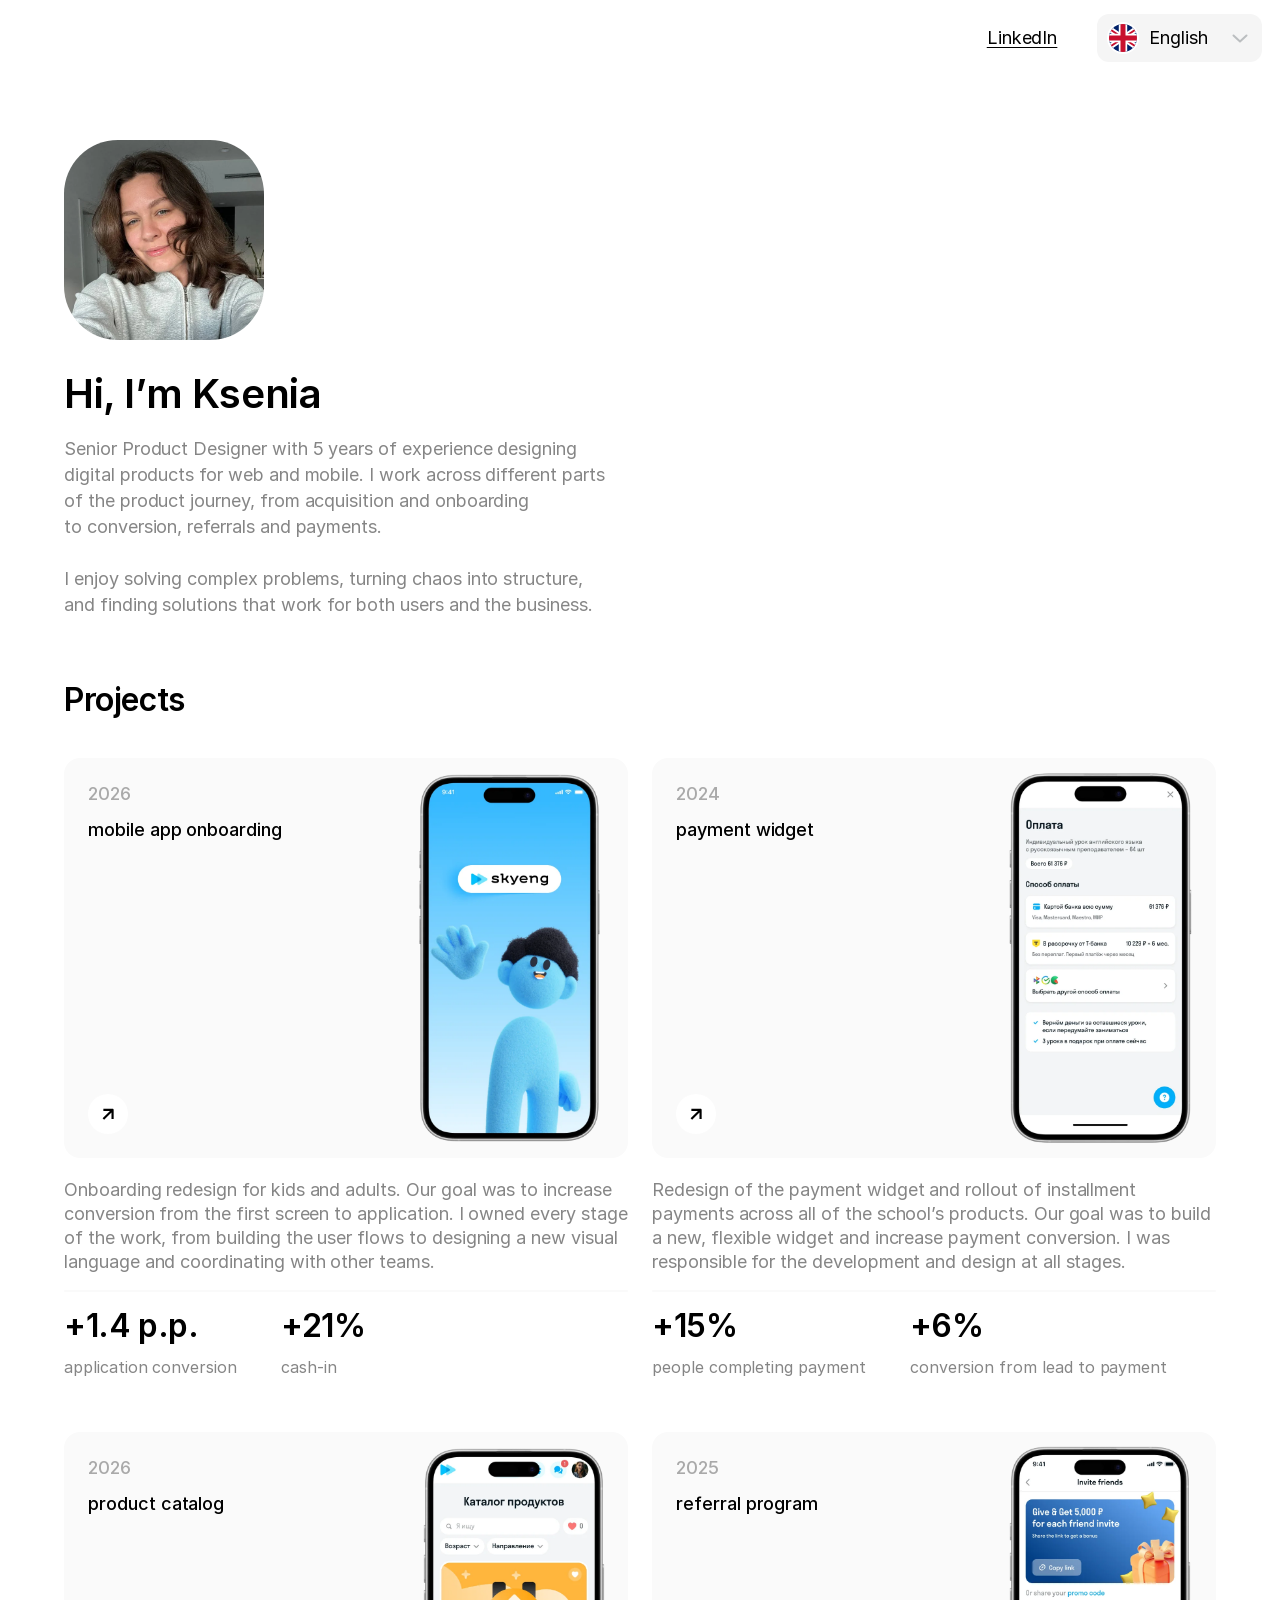
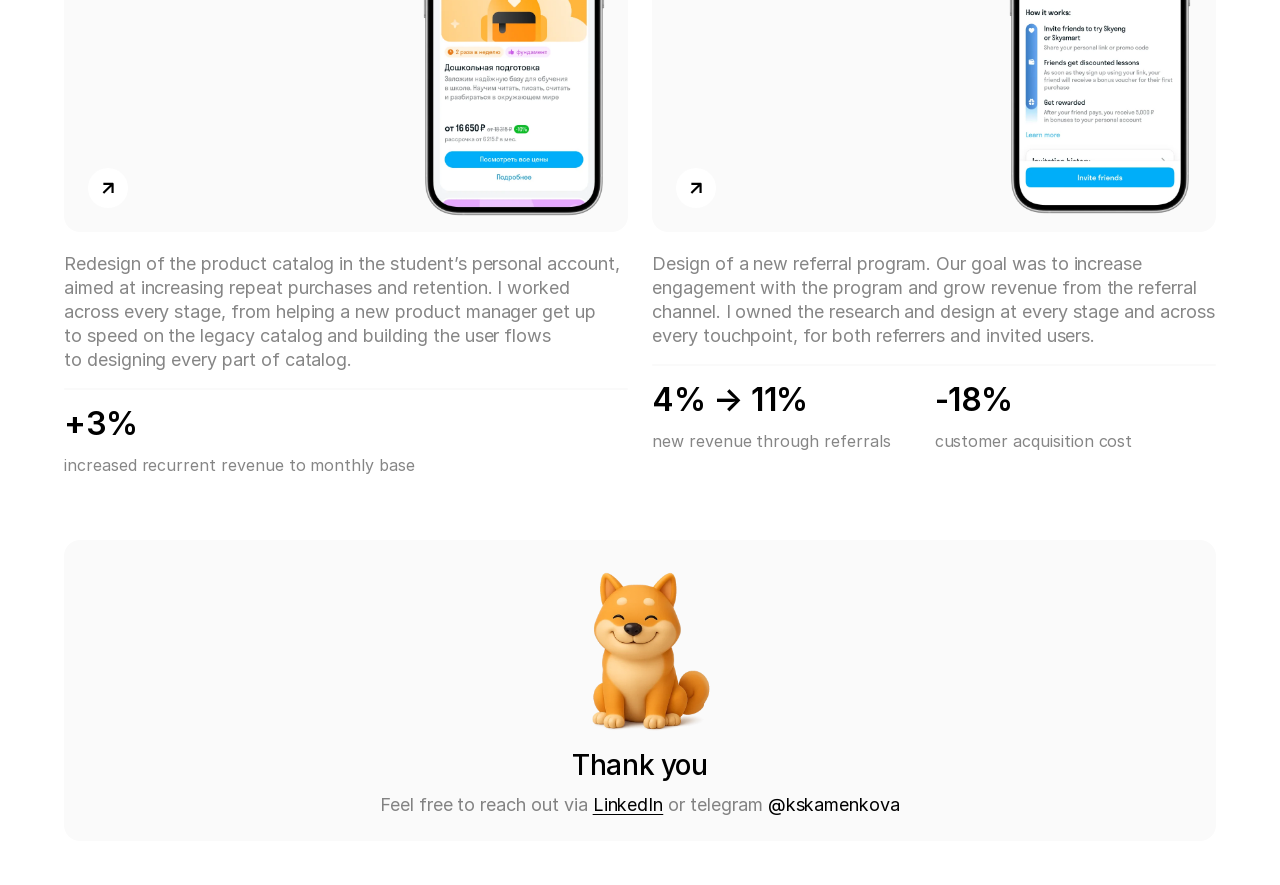
<file: index.html>
<!doctype html>
<html lang="en">
<head>
<meta charset="utf-8">
<meta name="viewport" content="width=device-width, initial-scale=1">
<title>Ksenia Kamenkova — Senior Product Designer</title>
<meta name="description" content="Senior Product Designer with 5 years of experience designing digital products for web and mobile: onboarding, conversion, referrals and payments.">
<link rel="canonical" href="https://kseniakamenkova.github.io/">
<link rel="alternate" hreflang="en" href="https://kseniakamenkova.github.io/">
<link rel="alternate" hreflang="ru" href="https://kseniakamenkova.github.io/ru/">
<link rel="alternate" hreflang="x-default" href="https://kseniakamenkova.github.io/">
<meta property="og:type" content="website">
<meta property="og:title" content="Ksenia Kamenkova — Senior Product Designer">
<meta property="og:description" content="Senior Product Designer with 5 years of experience designing digital products for web and mobile: onboarding, conversion, referrals and payments.">
<meta property="og:url" content="https://kseniakamenkova.github.io/">
<meta property="og:image" content="https://kseniakamenkova.github.io/assets/img/apple-touch-icon.png">
<link rel="icon" type="image/png" href="/assets/img/favicon.png">
<link rel="apple-touch-icon" href="/assets/img/apple-touch-icon.png">
<link rel="preload" href="/assets/fonts/Inter-Regular.woff2" as="font" type="font/woff2" crossorigin>
<link rel="stylesheet" href="/assets/css/style.css?v=7acd5cdd">
</head>
<body class="page-home">
<header class="site-header">
  <nav class="site-header__links" aria-label="Profiles">
    <a href="https://www.linkedin.com/in/ksenia-kamenkova-319421298" target="_blank" rel="noopener">LinkedIn</a>
  </nav>
  <div class="lang">
    <button class="lang__btn" type="button" aria-expanded="false" aria-controls="lang-menu" aria-label="Language: English">
      <span class="lang__flag"><img src="/assets/img/flag-gb.svg" alt="" width="28" height="28"></span><span class="lang__name">English</span><svg class="lang__chev" width="24" height="24" viewBox="0 0 24 24" aria-hidden="true"><path d="M5.5 9.5 12 15.5l6.5-6" fill="none" stroke="currentColor" stroke-width="2" stroke-linecap="round" stroke-linejoin="round"/></svg>
    </button>
    <ul class="lang__menu" id="lang-menu" hidden><li><a class="lang__opt" href="/" hreflang="en" lang="en" aria-current="true"><span class="lang__flag"><img src="/assets/img/flag-gb.svg" alt="" width="28" height="28"></span><span>English</span></a></li><li><a class="lang__opt" href="/ru/" hreflang="ru" lang="ru"><span class="lang__flag"><img src="/assets/img/flag-ru.svg" alt="" width="28" height="28"></span><span>Русский</span></a></li></ul>
  </div>
</header>
<main>
<div class="container home">
  <section class="hello">
    <div class="hello__avatar"><img src="/assets/img/home/avatar.webp" alt="Ksenia Kamenkova" width="288" height="383"></div>
    <div class="hello__text">
      <h1 class="hello__title">Hi, I’m Ksenia</h1>
      <div class="hello__intro"><p>Senior Product Designer with 5 years of experience designing digital products for web and mobile. I work across different parts of the product journey, from acquisition and onboarding to conversion, referrals and payments.</p><p>I enjoy solving complex problems, turning chaos into structure, and finding solutions that work for both users and the business.</p></div>
    </div>
  </section>
  <section class="projects" aria-labelledby="projects-title">
    <h2 id="projects-title" class="projects__title">Projects</h2>
    <div class="projects__grid">
      <article class="project">
        <a class="project__card" href="/onboarding/" aria-label="Open case study: mobile app onboarding">
          <img class="project__mimg" src="/assets/img/home/mcard-onb.webp" alt="" width="358" height="403" loading="lazy">
          <span class="project__year">2026</span>
          <span class="project__label">mobile app onboarding</span>
          <span class="project__btn" aria-hidden="true"><img src="/assets/img/arrow-card.svg" alt="" width="17" height="17"></span>
          <span class="project__media" aria-hidden="true">
            <span class="project__crop" style="--x:58px;--y:6px;--w:193px;--h:388px;--mx:-1px;--my:-21px;--mw:205px;--mh:412px">
              <img src="/assets/img/home/card-onb.webp" alt="" style="--iw:323.55%;--ih:120.7%;--il:-112.37%;--it:-10.31%;--miw:323.55%;--mih:120.7%;--mil:-112.37%;--mit:-10.31%" loading="lazy">
            </span>
          </span>
        </a>
        <div class="project__info">
          <p class="project__text">Onboarding redesign for kids and adults. Our goal was to increase conversion from the first screen to application. I owned every stage of the work, from building the user flows to designing a new visual language and coordinating with other teams.</p>
          <div class="project__line"></div>
          <div class="project__metrics"><div class="metric"><p class="metric__value">+1.4 p.p.</p><p class="metric__label">application conversion</p></div><div class="metric"><p class="metric__value">+21%</p><p class="metric__label">cash-in</p></div></div>
          <div class="project__mmetrics"><div class="metric"><p class="metric__value">+1.4 p.p.</p><p class="metric__label">application conversion</p></div><div class="metric"><p class="metric__value">+21%</p><p class="metric__label">cash-in</p></div></div>
        </div>
      </article>
      <article class="project">
        <a class="project__card" href="/payment-widget/" aria-label="Open case study: payment widget">
          <img class="project__mimg" src="/assets/img/home/mcard-pay.webp" alt="" width="358" height="403" loading="lazy">
          <span class="project__year">2024</span>
          <span class="project__label">payment widget</span>
          <span class="project__btn" aria-hidden="true"><img src="/assets/img/arrow-card.svg" alt="" width="17" height="17"></span>
          <span class="project__media" aria-hidden="true">
            <span class="project__crop" style="--x:0px;--y:0px;--w:272px;--h:400px;--mx:-67px;--my:-26px;--mw:287px;--mh:325px">
              <img src="/assets/img/home/card-pay.webp" alt="" style="--iw:231.37%;--ih:118%;--il:-58.09%;--it:-9%;--miw:231.37%;--mih:153.22%;--mil:-58.09%;--mit:-11.69%" loading="lazy">
            </span>
          </span>
        </a>
        <div class="project__info">
          <p class="project__text">Redesign of the payment widget and rollout of installment payments across all of the school’s products. Our goal was to build a new, flexible widget and increase payment conversion. I was responsible for the development and design at all stages.</p>
          <div class="project__line"></div>
          <div class="project__metrics"><div class="metric"><p class="metric__value">+15%</p><p class="metric__label">people completing payment</p></div><div class="metric"><p class="metric__value">+6%</p><p class="metric__label">conversion from lead to payment</p></div></div>
          <div class="project__mmetrics"><div class="metric"><p class="metric__value">+15%</p><p class="metric__label">people completing payment</p></div><div class="metric"><p class="metric__value">+6%</p><p class="metric__label">conversion from lead to payment</p></div></div>
        </div>
      </article>
      <article class="project">
        <a class="project__card" href="/product-catalog/" aria-label="Open case study: product catalog">
          <img class="project__mimg" src="/assets/img/home/mcard-cat.webp" alt="" width="358" height="403" loading="lazy">
          <span class="project__year">2026</span>
          <span class="project__label">product catalog</span>
          <span class="project__btn" aria-hidden="true"><img src="/assets/img/arrow-card.svg" alt="" width="17" height="17"></span>
          <span class="project__media" aria-hidden="true">
            <span class="project__crop" style="--x:-1px;--y:0px;--w:295px;--h:400px;--mx:-73px;--my:-33px;--mw:323px;--mh:438px">
              <img src="/assets/img/home/card-cat.webp" alt="" style="--iw:211.53%;--ih:117%;--il:-51.86%;--it:-8.5%;--miw:211.53%;--mih:117%;--mil:-51.86%;--mit:-8.5%" loading="lazy">
            </span>
          </span>
        </a>
        <div class="project__info">
          <p class="project__text">Redesign of the product catalog in the student’s personal account, aimed at increasing repeat purchases and retention. I worked across every stage, from helping a new product manager get up to speed on the legacy catalog and building the user flows to designing every part of catalog.</p>
          <div class="project__line"></div>
          <div class="project__metrics"><div class="metric"><p class="metric__value">+3%</p><p class="metric__label">increased recurrent revenue to monthly base</p></div></div>
          <div class="project__mmetrics"><div class="metric"><p class="metric__value">+3%</p><p class="metric__label">increased recurrent revenue to monthly base</p></div></div>
        </div>
      </article>
      <article class="project">
        <a class="project__card" href="/referral/" aria-label="Open case study: referral program">
          <img class="project__mimg" src="/assets/img/home/mcard-ref.webp" alt="" width="358" height="403" loading="lazy">
          <span class="project__year">2025</span>
          <span class="project__label">referral program</span>
          <span class="project__btn" aria-hidden="true"><img src="/assets/img/arrow-card.svg" alt="" width="17" height="17"></span>
          <span class="project__media" aria-hidden="true">
            <span class="project__crop" style="--x:-3px;--y:0px;--w:272px;--h:400px;--mx:-67px;--my:-26px;--mw:277px;--mh:408px">
              <img src="/assets/img/home/card-ref.webp" alt="" style="--iw:229.41%;--ih:117%;--il:-56.25%;--it:-9%;--miw:229.41%;--mih:117%;--mil:-56.25%;--mit:-9%" loading="lazy">
            </span>
          </span>
        </a>
        <div class="project__info">
          <p class="project__text">Design of a new referral program. Our goal was to increase engagement with the program and grow revenue from the referral channel. I owned the research and design at every stage and across every touchpoint, for both referrers and invited users.</p>
          <div class="project__line"></div>
          <div class="project__metrics"><div class="metric"><p class="metric__value">4% → 11%</p><p class="metric__label">new revenue through referrals</p></div><div class="metric"><p class="metric__value">-18%</p><p class="metric__label">customer acquisition cost</p></div></div>
          <div class="project__mmetrics"><div class="metric"><p class="metric__value">4% → 11%</p><p class="metric__label">new revenue through referrals</p></div><div class="metric"><p class="metric__value">-18%</p><p class="metric__label">CAC</p></div></div>
        </div>
      </article>
    </div>
  </section>
  <section class="contact" aria-label="Contact">
  <div class="contact__dog" aria-hidden="true">
    <img class="contact__tail" src="/assets/img/shiba-tail.webp" alt="" width="140" height="177" loading="lazy">
    <img class="contact__img" src="/assets/img/shiba-body.webp" alt="" width="140" height="177" loading="lazy">
  </div>
  <div class="contact__text">
    <h2 class="contact__title">Thank you</h2>
    <p class="contact__line">Feel free to reach out via <a class="u" href="https://www.linkedin.com/in/ksenia-kamenkova-319421298" target="_blank" rel="noopener">LinkedIn</a><br class="contact__br"> or telegram <a class="plain" href="https://t.me/kskamenkova" target="_blank" rel="noopener">@kskamenkova</a></p>
  </div>
</section>
</div>
</main>
<script src="/assets/js/main.js?v=b38e8a7d" defer></script>
</body>
</html>
</file>
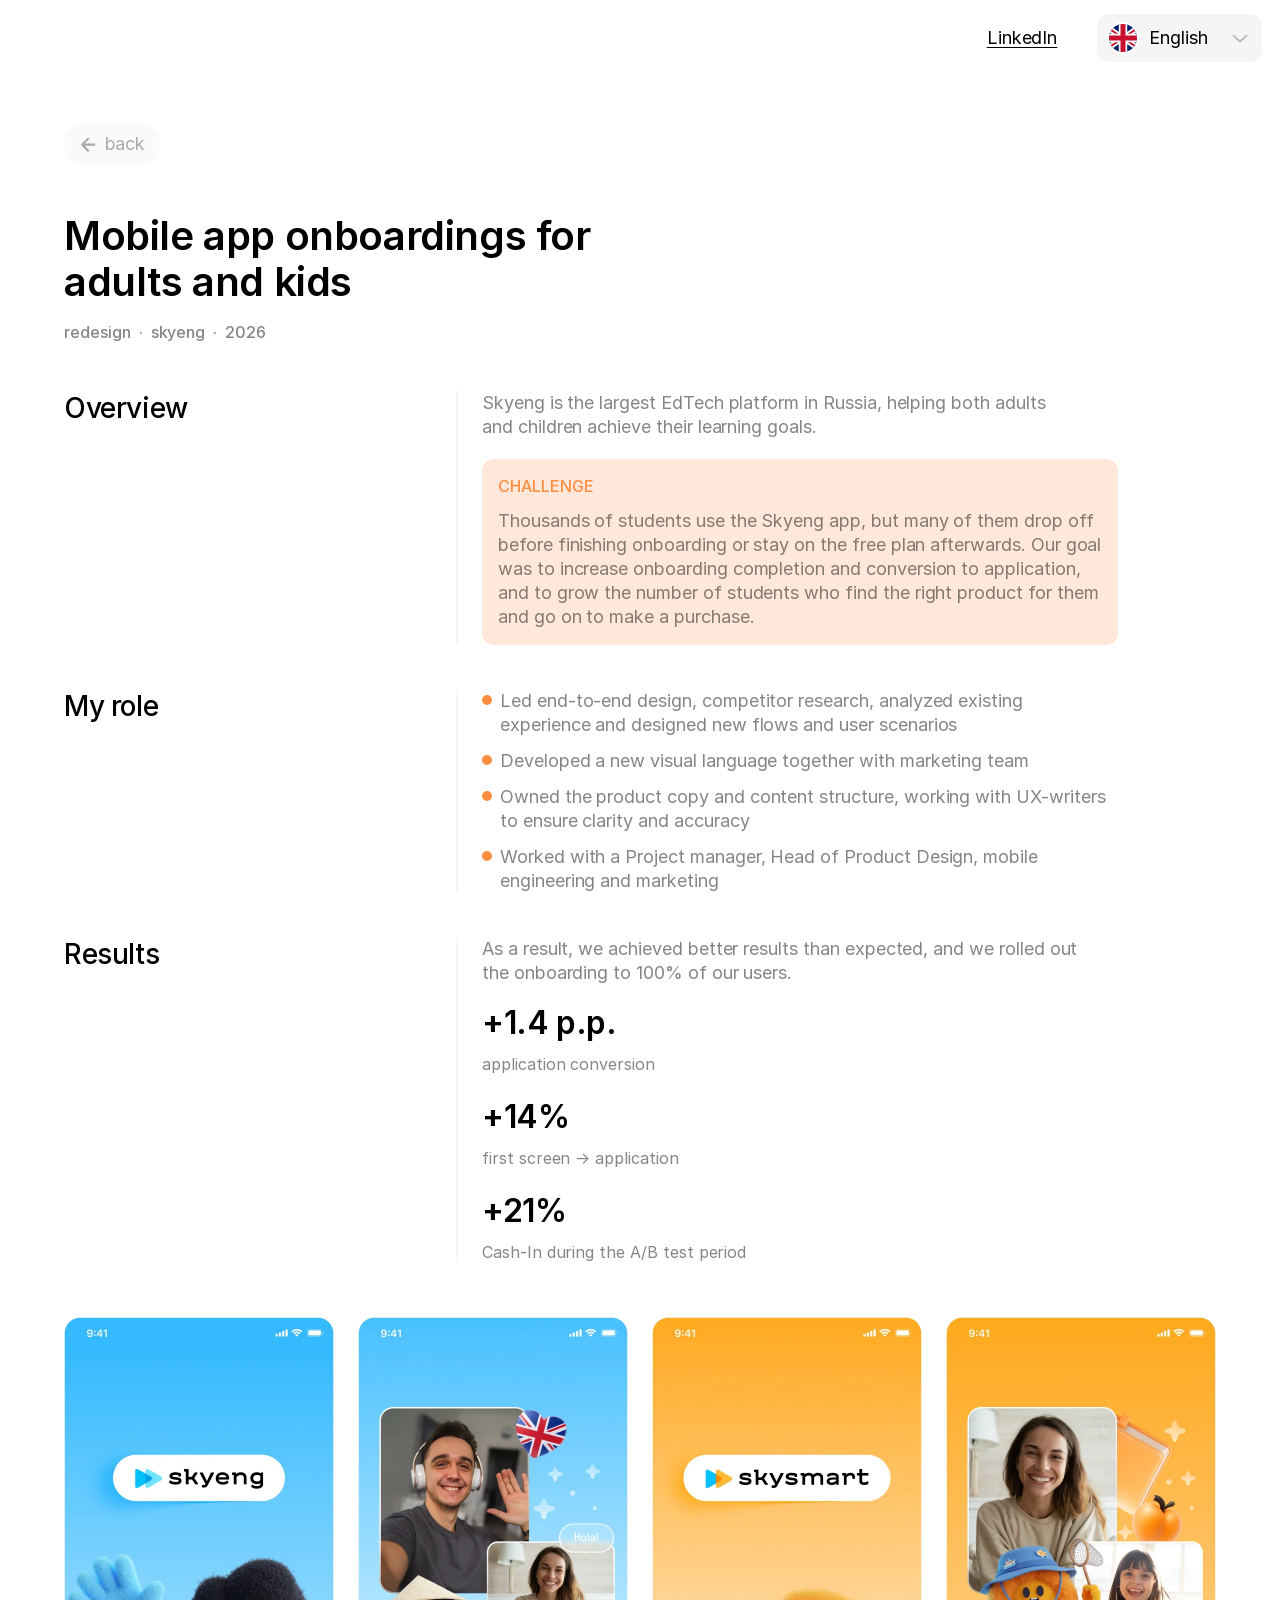
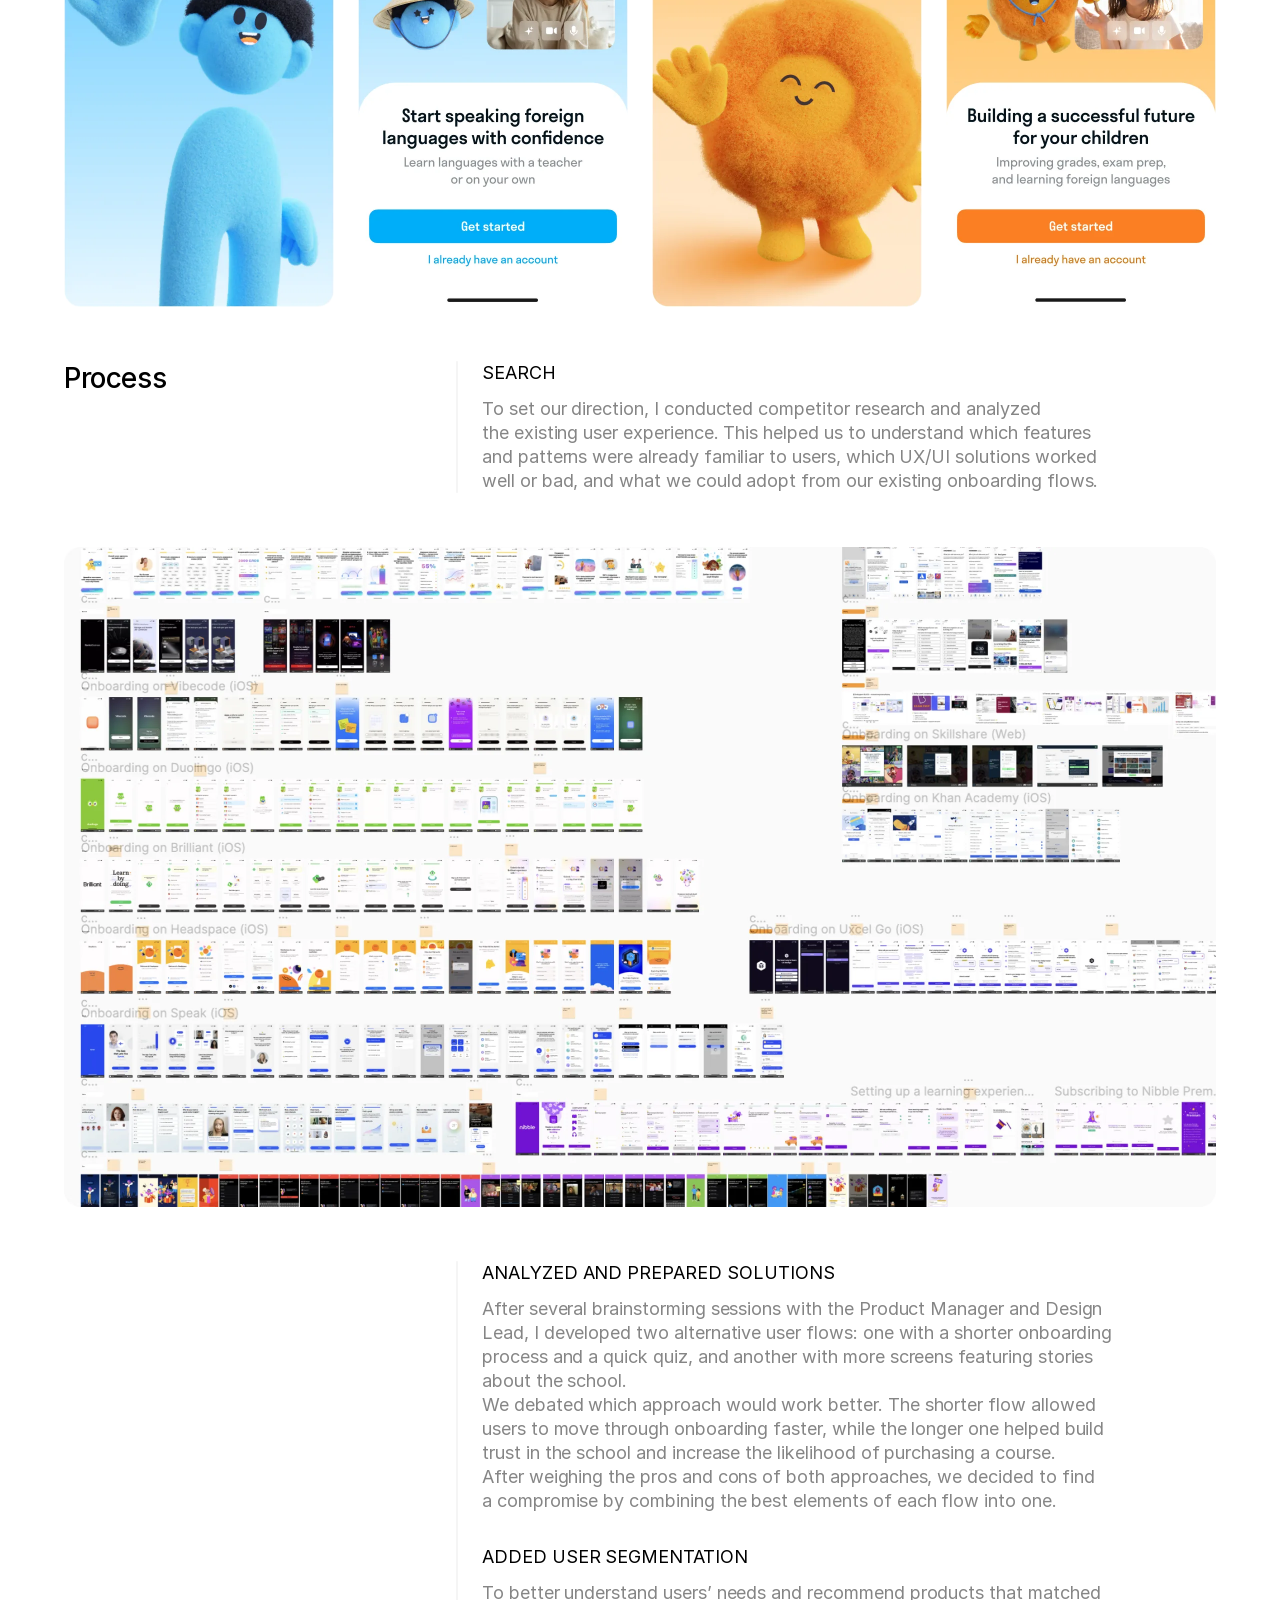
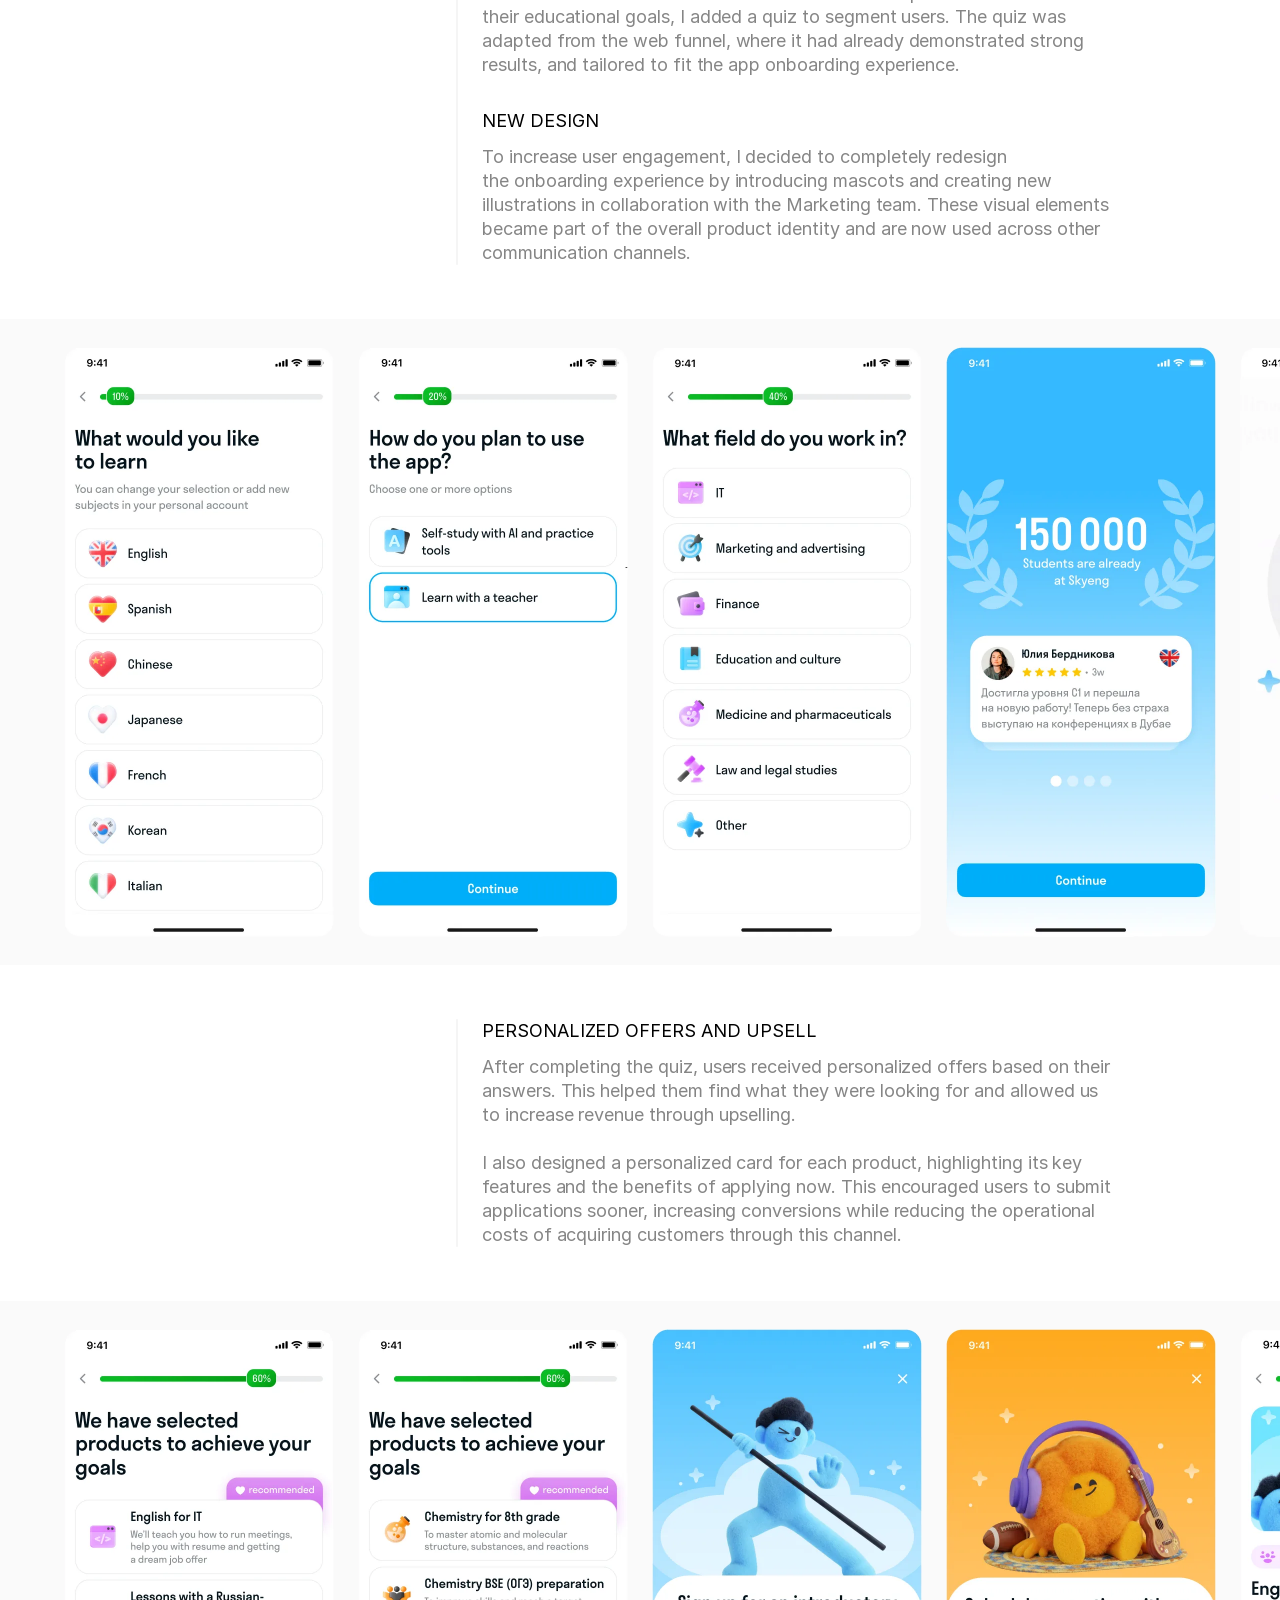
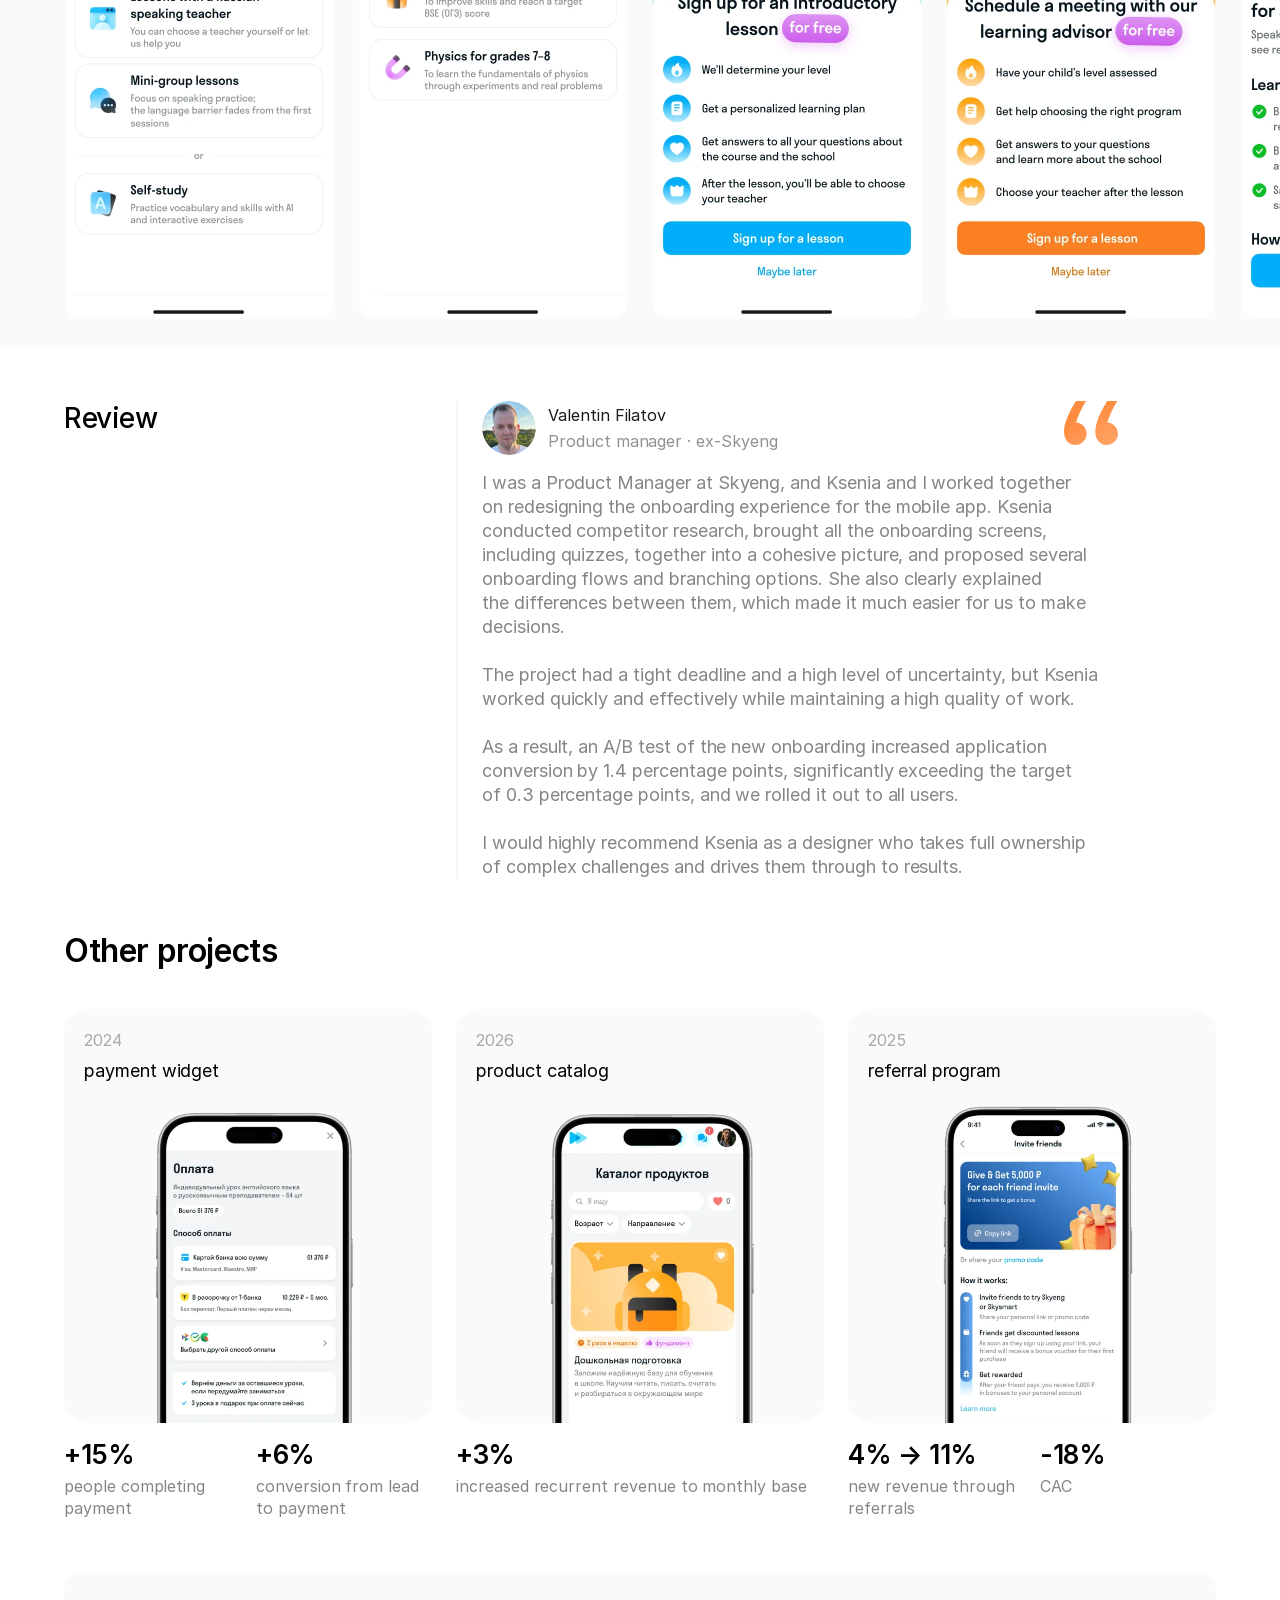
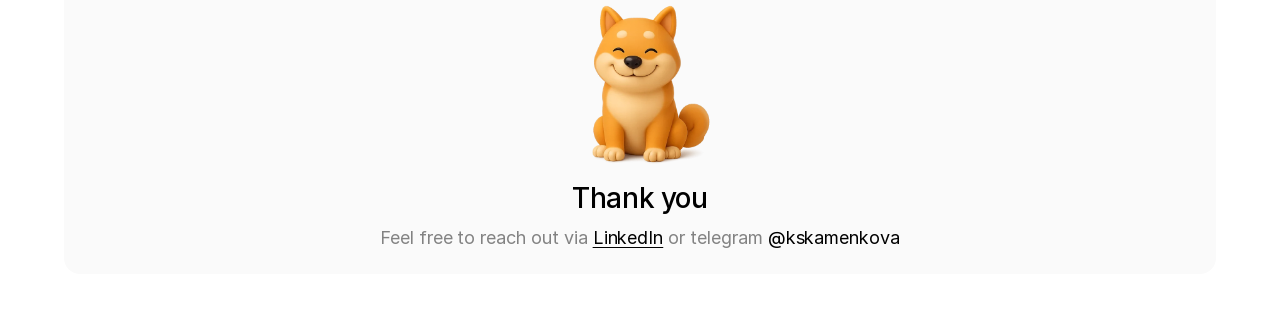
<file: onboarding/index.html>
<!doctype html>
<html lang="en">
<head>
<meta charset="utf-8">
<meta name="viewport" content="width=device-width, initial-scale=1">
<title>Mobile app onboardings for adults and kids — Ksenia Kamenkova</title>
<meta name="description" content="Onboarding redesign for the Skyeng mobile app: +1.4 p.p. application conversion and +21% cash-in.">
<link rel="canonical" href="https://kseniakamenkova.github.io/onboarding/">
<link rel="alternate" hreflang="en" href="https://kseniakamenkova.github.io/onboarding/">
<link rel="alternate" hreflang="ru" href="https://kseniakamenkova.github.io/ru/onboarding/">
<link rel="alternate" hreflang="x-default" href="https://kseniakamenkova.github.io/onboarding/">
<meta property="og:type" content="website">
<meta property="og:title" content="Mobile app onboardings for adults and kids — Ksenia Kamenkova">
<meta property="og:description" content="Onboarding redesign for the Skyeng mobile app: +1.4 p.p. application conversion and +21% cash-in.">
<meta property="og:url" content="https://kseniakamenkova.github.io/onboarding/">
<meta property="og:image" content="https://kseniakamenkova.github.io/assets/img/apple-touch-icon.png">
<link rel="icon" type="image/png" href="/assets/img/favicon.png">
<link rel="apple-touch-icon" href="/assets/img/apple-touch-icon.png">
<link rel="preload" href="/assets/fonts/Inter-Regular.woff2" as="font" type="font/woff2" crossorigin>
<link rel="stylesheet" href="/assets/css/style.css?v=7acd5cdd">
</head>
<body class="page-case">
<header class="site-header">
  <nav class="site-header__links" aria-label="Profiles">
    <a href="https://www.linkedin.com/in/ksenia-kamenkova-319421298" target="_blank" rel="noopener">LinkedIn</a>
  </nav>
  <div class="lang">
    <button class="lang__btn" type="button" aria-expanded="false" aria-controls="lang-menu" aria-label="Language: English">
      <span class="lang__flag"><img src="/assets/img/flag-gb.svg" alt="" width="28" height="28"></span><span class="lang__name">English</span><svg class="lang__chev" width="24" height="24" viewBox="0 0 24 24" aria-hidden="true"><path d="M5.5 9.5 12 15.5l6.5-6" fill="none" stroke="currentColor" stroke-width="2" stroke-linecap="round" stroke-linejoin="round"/></svg>
    </button>
    <ul class="lang__menu" id="lang-menu" hidden><li><a class="lang__opt" href="/onboarding/" hreflang="en" lang="en" aria-current="true"><span class="lang__flag"><img src="/assets/img/flag-gb.svg" alt="" width="28" height="28"></span><span>English</span></a></li><li><a class="lang__opt" href="/ru/onboarding/" hreflang="ru" lang="ru"><span class="lang__flag"><img src="/assets/img/flag-ru.svg" alt="" width="28" height="28"></span><span>Русский</span></a></li></ul>
  </div>
</header>
<main>
<div class="container">
  <a class="back" href="/"><img src="/assets/img/back-arrow.svg" alt="" width="17" height="17"><span>back</span></a>
</div>
<div class="case case--mobile">
  <div class="container case-head">
    <h1 class="case-head__title">Mobile app onboardings for adults and kids</h1>
    <p class="case-head__meta"><span>redesign</span><span aria-hidden="true">·</span><a class="meta-link" href="https://skyeng.ru/" target="_blank" rel="noopener">skyeng</a><span aria-hidden="true">·</span><span>2026</span></p>
  </div>
  <div class="case-flow">
    <div class="case-intro"><div class="container" style="--mo:0"><section class="section">
      <h2 class="section__title">Overview</h2>
      <div class="section__body"><p class="body">Skyeng is the largest EdTech platform in Russia, helping both adults and children achieve their learning goals.</p><div class="callout"><p class="callout__label">CHALLENGE</p><p class="body">Thousands of students use the Skyeng app, but many of them drop off before finishing onboarding or stay on the free plan afterwards. Our goal was to increase onboarding completion and conversion to application, and to grow the number of students who find the right product for them and go on to make a purchase.</p></div></div>
    </section>
</div>
<div class="container" style="--mo:1"><section class="section">
      <h2 class="section__title">My role</h2>
      <div class="section__body"><ul class="points"><li>Led end-to-end design, competitor research, analyzed existing experience and designed new flows and user scenarios</li><li>Developed a new visual language together with marketing team</li><li>Owned the product copy and content structure, working with UX-writers to ensure clarity and accuracy</li><li>Worked with a Project manager, Head of Product Design, mobile engineering and marketing</li></ul></div>
    </section>
</div>
<div class="container" style="--mo:3"><section class="section">
      <h2 class="section__title">Results</h2>
      <div class="section__body"><p class="body only-d">As a result, we achieved better results than expected, and we rolled out the onboarding to 100% of our users.</p><div class="metrics"><div class="metric"><p class="metric__value">+1.4 p.p.</p><p class="metric__label">application conversion</p></div><div class="metric"><p class="metric__value">+14%</p><p class="metric__label">first screen → application</p></div><div class="metric"><p class="metric__value">+21%</p><p class="metric__label">Cash-In during the A/B test period</p></div></div></div>
    </section>
</div>
</div>
    <div class="rail" data-m="hide"><div class="rail__track"><div class="rail__items"><img src="/assets/img/onboarding/row1-1.webp" alt="" width="270" height="590" style="width:270px;height:590px;border-radius:16px" loading="lazy" draggable="false"><img src="/assets/img/onboarding/row1-2.webp" alt="" width="270" height="590" style="width:270px;height:590px;border-radius:16px" loading="lazy" draggable="false"><img src="/assets/img/onboarding/row1-3.webp" alt="" width="270" height="590" style="width:270px;height:590px;border-radius:16px" loading="lazy" draggable="false"><img src="/assets/img/onboarding/row1-4.webp" alt="" width="270" height="590" style="width:270px;height:590px;border-radius:16px" loading="lazy" draggable="false"></div></div></div>
<div class="container" style="--mo:4" data-m="break"><section class="section">
      <h2 class="section__title">Process</h2>
      <div class="section__body"><div class="groups"><div class="group"><h3 class="group__title">SEARCH</h3><p class="body">To set our direction, I conducted competitor research and analyzed the existing user experience. This helped us to understand which features and patterns were already familiar to users, which UX/UI solutions worked well or bad, and what we could adopt from our existing onboarding flows.</p></div></div></div>
    </section>
</div>
<div class="container" data-m="hide"><img class="wide-img" src="/assets/img/onboarding/flow.webp" alt="Onboarding user flows" width="1152" height="660" style="border-radius:16px" loading="lazy"></div>
<div class="container" style="--mo:6"><section class="section section--untitled">
      <div class="section__title" aria-hidden="true"></div>
      <div class="section__body"><div class="groups"><div class="group"><h3 class="group__title">ANALYZED AND PREPARED SOLUTIONS</h3><p class="body">After several brainstorming sessions with the Product Manager and Design Lead, I developed two alternative user flows: one with a shorter onboarding process and a quick quiz, and another with more screens featuring stories about the school. 
We debated which approach would work better. The shorter flow allowed users to move through onboarding faster, while the longer one helped build trust in the school and increase the likelihood of purchasing a course.
After weighing the pros and cons of both approaches, we decided to find a compromise by combining the best elements of each flow into one.</p></div><div class="group"><h3 class="group__title">ADDED USER SEGMENTATION</h3><p class="body">To better understand users’ needs and recommend products that matched their educational goals, I added a quiz to segment users. The quiz was adapted from the web funnel, where it had already demonstrated strong results, and tailored to fit the app onboarding experience.</p></div><div class="group"><h3 class="group__title">NEW DESIGN</h3><p class="body">To increase user engagement, I decided to completely redesign the onboarding experience by introducing mascots and creating new illustrations in collaboration with the Marketing team. These visual elements became part of the overall product identity and are now used across other communication channels.</p></div></div></div>
    </section>
</div>
<div class="rail rail--band rail--scroll" data-m="hide"><div class="rail__track" tabindex="0" role="region" aria-label="Screens (scroll sideways)"><div class="rail__items"><img src="/assets/img/onboarding/row2-1.webp" alt="" width="270" height="590" style="width:270px;height:590px;border-radius:16px" loading="lazy" draggable="false"><img src="/assets/img/onboarding/row2-2.webp" alt="" width="270" height="590" style="width:270px;height:590px;border-radius:16px" loading="lazy" draggable="false"><img src="/assets/img/onboarding/row2-3.webp" alt="" width="270" height="590" style="width:270px;height:590px;border-radius:16px" loading="lazy" draggable="false"><img src="/assets/img/onboarding/row2-4.webp" alt="" width="270" height="590" style="width:270px;height:590px;border-radius:16px" loading="lazy" draggable="false"><img src="/assets/img/onboarding/row2-5.webp" alt="" width="270" height="590" style="width:270px;height:590px;border-radius:16px" loading="lazy" draggable="false"><img src="/assets/img/onboarding/row2-6.webp" alt="" width="270" height="590" style="width:270px;height:590px;border-radius:16px" loading="lazy" draggable="false"><img src="/assets/img/onboarding/row2-7.webp" alt="" width="270" height="590" style="width:270px;height:590px;border-radius:16px" loading="lazy" draggable="false"><img src="/assets/img/onboarding/row2-8.webp" alt="" width="270" height="590" style="width:270px;height:590px;border-radius:16px" loading="lazy" draggable="false"><img src="/assets/img/onboarding/row2-9.webp" alt="" width="270" height="590" style="width:270px;height:590px;border-radius:16px" loading="lazy" draggable="false"></div></div></div>
<div class="container" style="--mo:8"><section class="section section--untitled">
      <div class="section__title" aria-hidden="true"></div>
      <div class="section__body"><div class="groups"><div class="group"><h3 class="group__title">PERSONALIZED OFFERS AND UPSELL</h3><p class="body">After completing the quiz, users received personalized offers based on their answers. This helped them find what they were looking for and allowed us to increase revenue through upselling.

I also designed a personalized card for each product, highlighting its key features and the benefits of applying now. This encouraged users to submit applications sooner, increasing conversions while reducing the operational costs of acquiring customers through this channel.</p></div></div></div>
    </section>
</div>
<div class="rail rail--band rail--scroll" data-m="hide"><div class="rail__track" tabindex="0" role="region" aria-label="Screens (scroll sideways)"><div class="rail__items"><img src="/assets/img/onboarding/row3-1.webp" alt="" width="270" height="590" style="width:270px;height:590px;border-radius:16px" loading="lazy" draggable="false"><img src="/assets/img/onboarding/row3-2.webp" alt="" width="270" height="590" style="width:270px;height:590px;border-radius:16px" loading="lazy" draggable="false"><img src="/assets/img/onboarding/row3-3.webp" alt="" width="270" height="590" style="width:270px;height:590px;border-radius:16px" loading="lazy" draggable="false"><img src="/assets/img/onboarding/row3-4.webp" alt="" width="270" height="590" style="width:270px;height:590px;border-radius:16px" loading="lazy" draggable="false"><img src="/assets/img/onboarding/row3-5.webp" alt="" width="270" height="590" style="width:270px;height:590px;border-radius:16px" loading="lazy" draggable="false"><img src="/assets/img/onboarding/row3-6.webp" alt="" width="270" height="590" style="width:270px;height:590px;border-radius:16px" loading="lazy" draggable="false"><img src="/assets/img/onboarding/row3-7.webp" alt="" width="800" height="590" style="width:800px;height:590px;border-radius:16px" loading="lazy" draggable="false"><img src="/assets/img/onboarding/row3-8.webp" alt="" width="800" height="590" style="width:800px;height:590px;border-radius:16px" loading="lazy" draggable="false"></div></div></div>
<div class="container" style="--mo:9" data-m="break"><section class="section">
      <h2 class="section__title">Review</h2>
      <div class="section__body"><figure class="review">
          <img class="review__quote" src="/assets/img/quote.svg" alt="" width="54" height="44">
          <figcaption class="review__who">
            <img class="review__photo" src="/assets/img/reviews/onb.webp" alt="" width="54" height="54" loading="lazy">
            <span class="review__about"><span class="review__name">Valentin Filatov</span><span class="review__role">Product manager · ex-Skyeng</span></span>
          </figcaption>
          <blockquote class="review__text"><p>I was a Product Manager at Skyeng, and Ksenia and I worked together on redesigning the onboarding experience for the mobile app. Ksenia conducted competitor research, brought all the onboarding screens, including quizzes, together into a cohesive picture, and proposed several onboarding flows and branching options. She also clearly explained the differences between them, which made it much easier for us to make decisions.</p><p>The project had a tight deadline and a high level of uncertainty, but Ksenia worked quickly and effectively while maintaining a high quality of work.</p><p>As a result, an A/B test of the new onboarding increased application conversion by 1.4 percentage points, significantly exceeding the target of 0.3 percentage points, and we rolled it out to all users.</p><p>I would highly recommend Ksenia as a designer who takes full ownership of complex challenges and drives them through to results.</p></blockquote>
        </figure></div>
    </section>
</div>
<div class="rail rail--scroll rail--m" style="--mo:2"><div class="rail__track" tabindex="0" role="region" aria-label="Screens (scroll sideways)"><div class="rail__items"><img src="/assets/img/onboarding/m-row1-1.webp" alt="" width="240" height="524" style="width:240px;height:524px;border-radius:16px" loading="lazy" draggable="false"><img src="/assets/img/onboarding/m-row1-2.webp" alt="" width="240" height="524" style="width:240px;height:524px;border-radius:16px" loading="lazy" draggable="false"><img src="/assets/img/onboarding/m-row1-3.webp" alt="" width="240" height="524" style="width:240px;height:524px;border-radius:16px" loading="lazy" draggable="false"><img src="/assets/img/onboarding/m-row1-4.webp" alt="" width="240" height="524" style="width:240px;height:524px;border-radius:16px" loading="lazy" draggable="false"></div></div></div>
<div class="rail rail--scroll rail--m" style="--mo:5"><div class="rail__track" tabindex="0" role="region" aria-label="Screens (scroll sideways)"><div class="rail__items"><img src="/assets/img/onboarding/m-row2-1.webp" alt="" width="654" height="518" style="width:654px;height:518px;border-radius:16px" loading="lazy" draggable="false"></div></div></div>
<div class="rail rail--band rail--scroll rail--m" style="--mo:7"><div class="rail__track" tabindex="0" role="region" aria-label="Screens (scroll sideways)"><div class="rail__items"><img src="/assets/img/onboarding/m-row3-1.webp" alt="" width="240" height="524" style="width:239.8px;height:524px;border-radius:16px" loading="lazy" draggable="false"><img src="/assets/img/onboarding/m-row3-2.webp" alt="" width="240" height="524" style="width:239.8px;height:524px;border-radius:16px" loading="lazy" draggable="false"><img src="/assets/img/onboarding/m-row3-3.webp" alt="" width="240" height="524" style="width:239.8px;height:524px;border-radius:16px" loading="lazy" draggable="false"><img src="/assets/img/onboarding/m-row3-4.webp" alt="" width="240" height="524" style="width:240px;height:524px;border-radius:16px" loading="lazy" draggable="false"><img src="/assets/img/onboarding/m-row3-5.webp" alt="" width="558" height="524" style="width:558px;height:524px;border-radius:14.21px" loading="lazy" draggable="false"><img src="/assets/img/onboarding/m-row3-6.webp" alt="" width="558" height="524" style="width:558px;height:524px;border-radius:14.21px" loading="lazy" draggable="false"></div></div></div>
    <div class="container case-others" style="--mo:998" data-m="break"><section class="others" aria-labelledby="others-title">
      <h2 class="others__title" id="others-title">Other projects</h2>
      <div class="others__track" tabindex="0" role="region" aria-label="Other projects"><article class="other">
          <a class="other__card" href="/payment-widget/" aria-label="Open case study: payment widget">
            <img class="other__img" src="/assets/img/home/mcard-pay.webp" alt="" width="358" height="403" loading="lazy">
            <span class="other__year">2024</span>
            <span class="other__label">payment widget</span>
          </a>
          <div class="other__metrics"><div class="metric"><p class="metric__value">+15%</p><p class="metric__label">people completing payment</p></div><div class="metric"><p class="metric__value">+6%</p><p class="metric__label">conversion from lead to payment</p></div></div>
        </article><article class="other">
          <a class="other__card" href="/product-catalog/" aria-label="Open case study: product catalog">
            <img class="other__img" src="/assets/img/home/mcard-cat.webp" alt="" width="358" height="403" loading="lazy">
            <span class="other__year">2026</span>
            <span class="other__label">product catalog</span>
          </a>
          <div class="other__metrics"><div class="metric"><p class="metric__value">+3%</p><p class="metric__label">increased recurrent revenue to monthly base</p></div></div>
        </article><article class="other">
          <a class="other__card" href="/referral/" aria-label="Open case study: referral program">
            <img class="other__img" src="/assets/img/home/mcard-ref.webp" alt="" width="358" height="403" loading="lazy">
            <span class="other__year">2025</span>
            <span class="other__label">referral program</span>
          </a>
          <div class="other__metrics"><div class="metric"><p class="metric__value">4% → 11%</p><p class="metric__label">new revenue through referrals</p></div><div class="metric"><p class="metric__value">-18%</p><p class="metric__label">CAC</p></div></div>
        </article></div>
    </section></div>
    <div class="container case-contact"><section class="contact" aria-label="Contact">
  <div class="contact__dog" aria-hidden="true">
    <img class="contact__tail" src="/assets/img/shiba-tail.webp" alt="" width="140" height="177" loading="lazy">
    <img class="contact__img" src="/assets/img/shiba-body.webp" alt="" width="140" height="177" loading="lazy">
  </div>
  <div class="contact__text">
    <h2 class="contact__title">Thank you</h2>
    <p class="contact__line">Feel free to reach out via <a class="u" href="https://www.linkedin.com/in/ksenia-kamenkova-319421298" target="_blank" rel="noopener">LinkedIn</a><br class="contact__br"> or telegram <a class="plain" href="https://t.me/kskamenkova" target="_blank" rel="noopener">@kskamenkova</a></p>
  </div>
</section>
</div>
  </div>
</div>
</main>
<script src="/assets/js/main.js?v=b38e8a7d" defer></script>
</body>
</html>
</file>
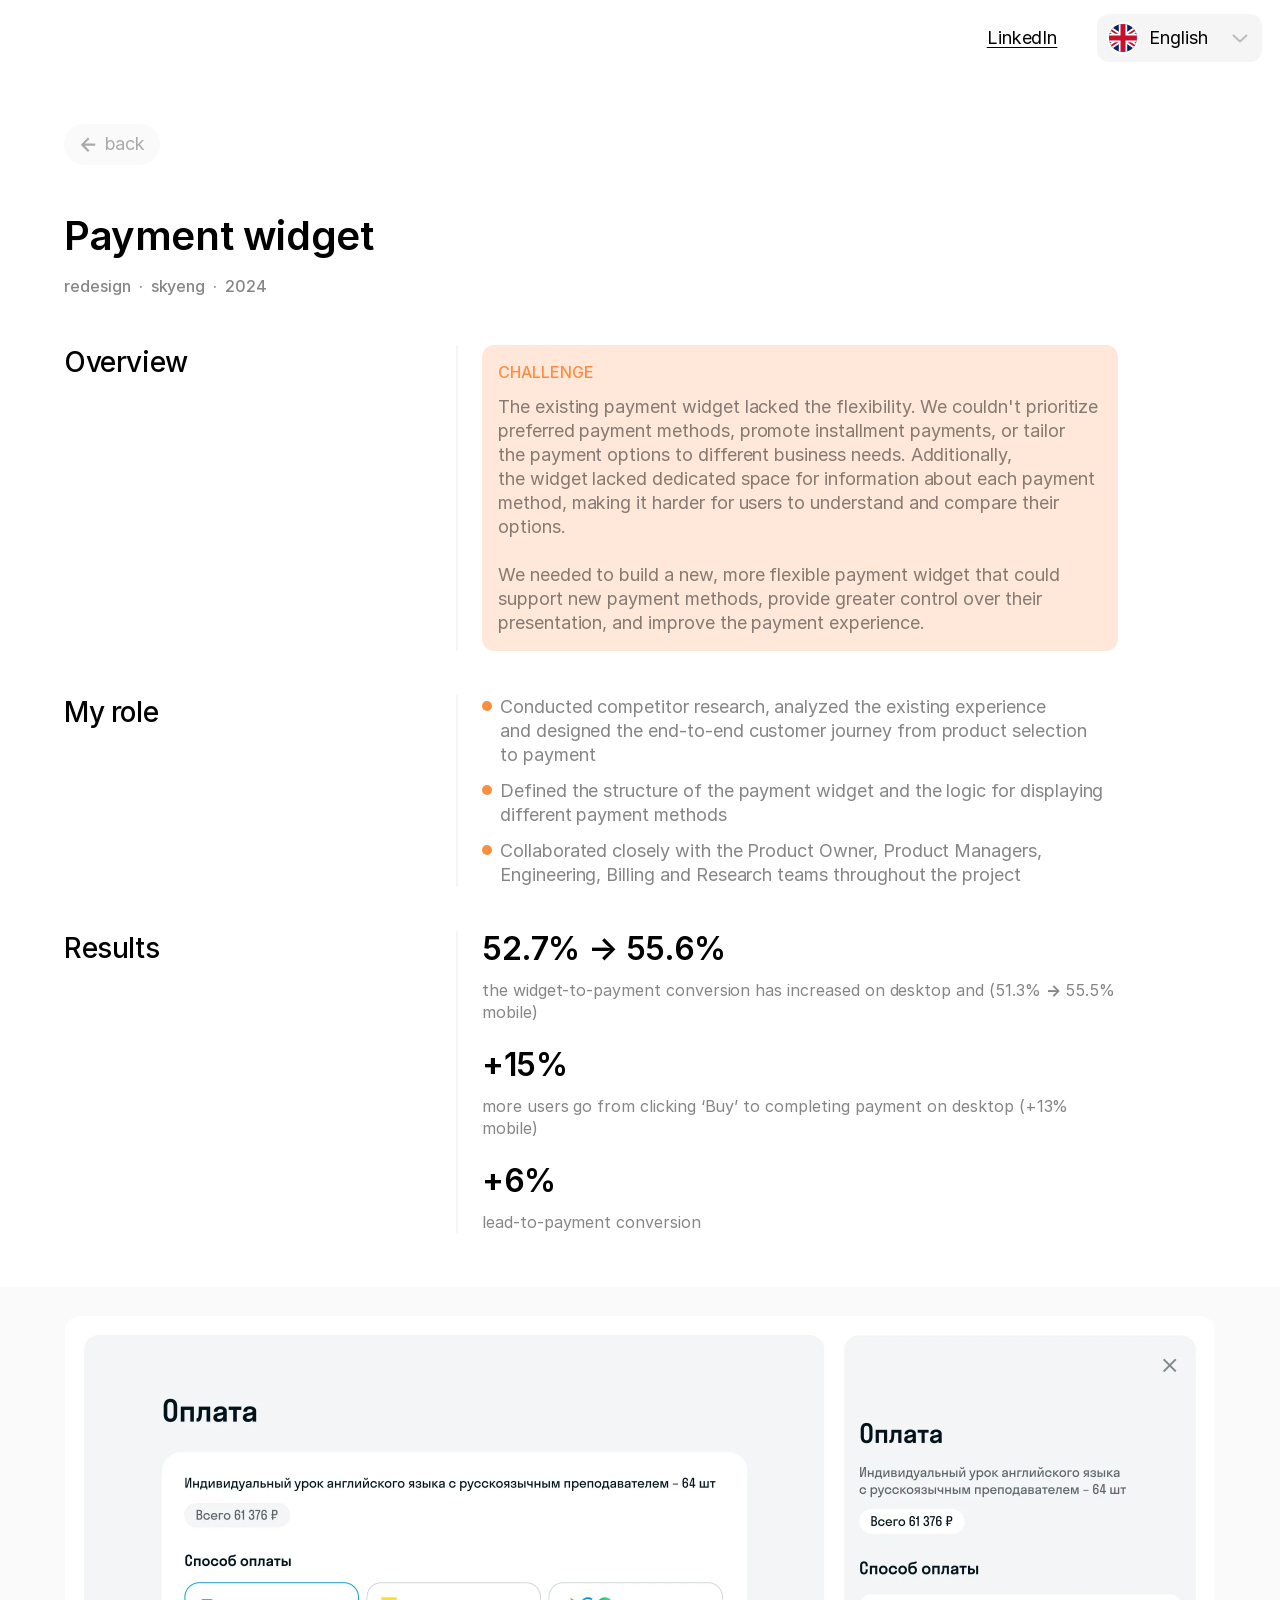
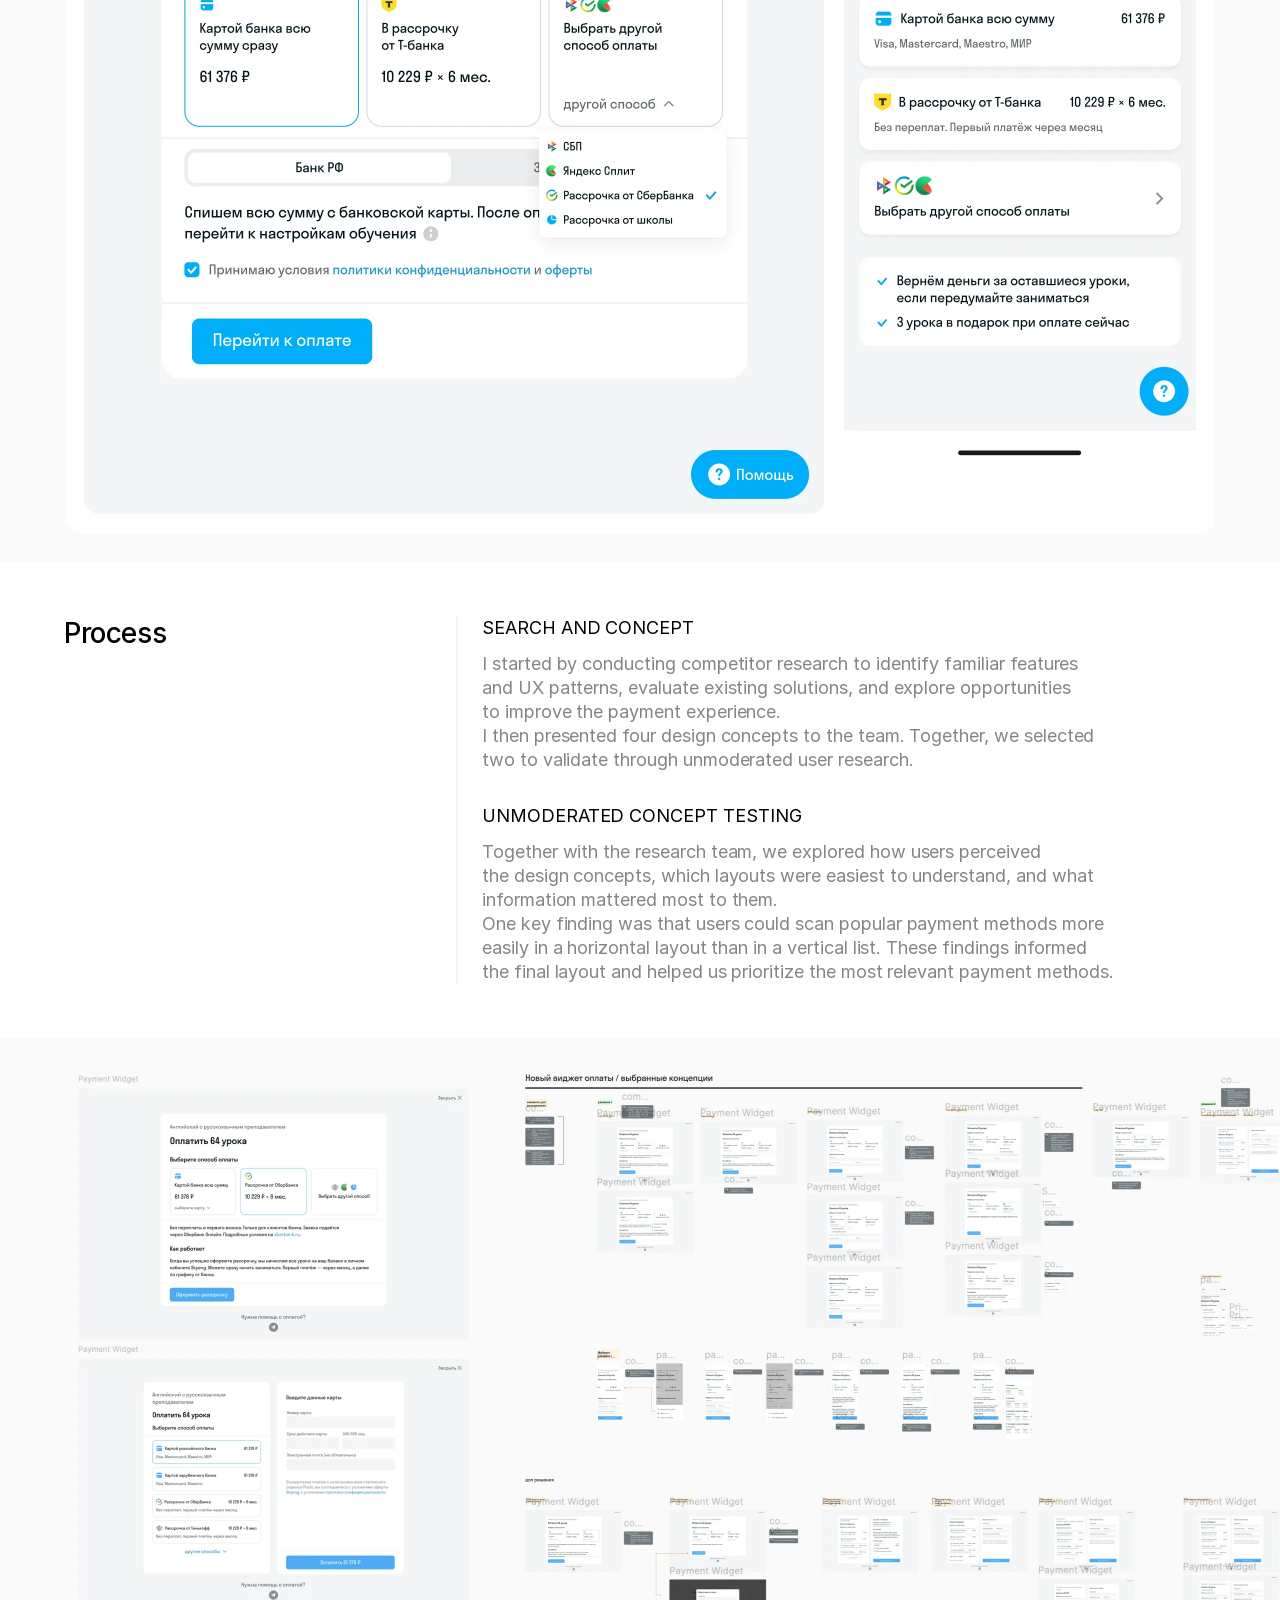
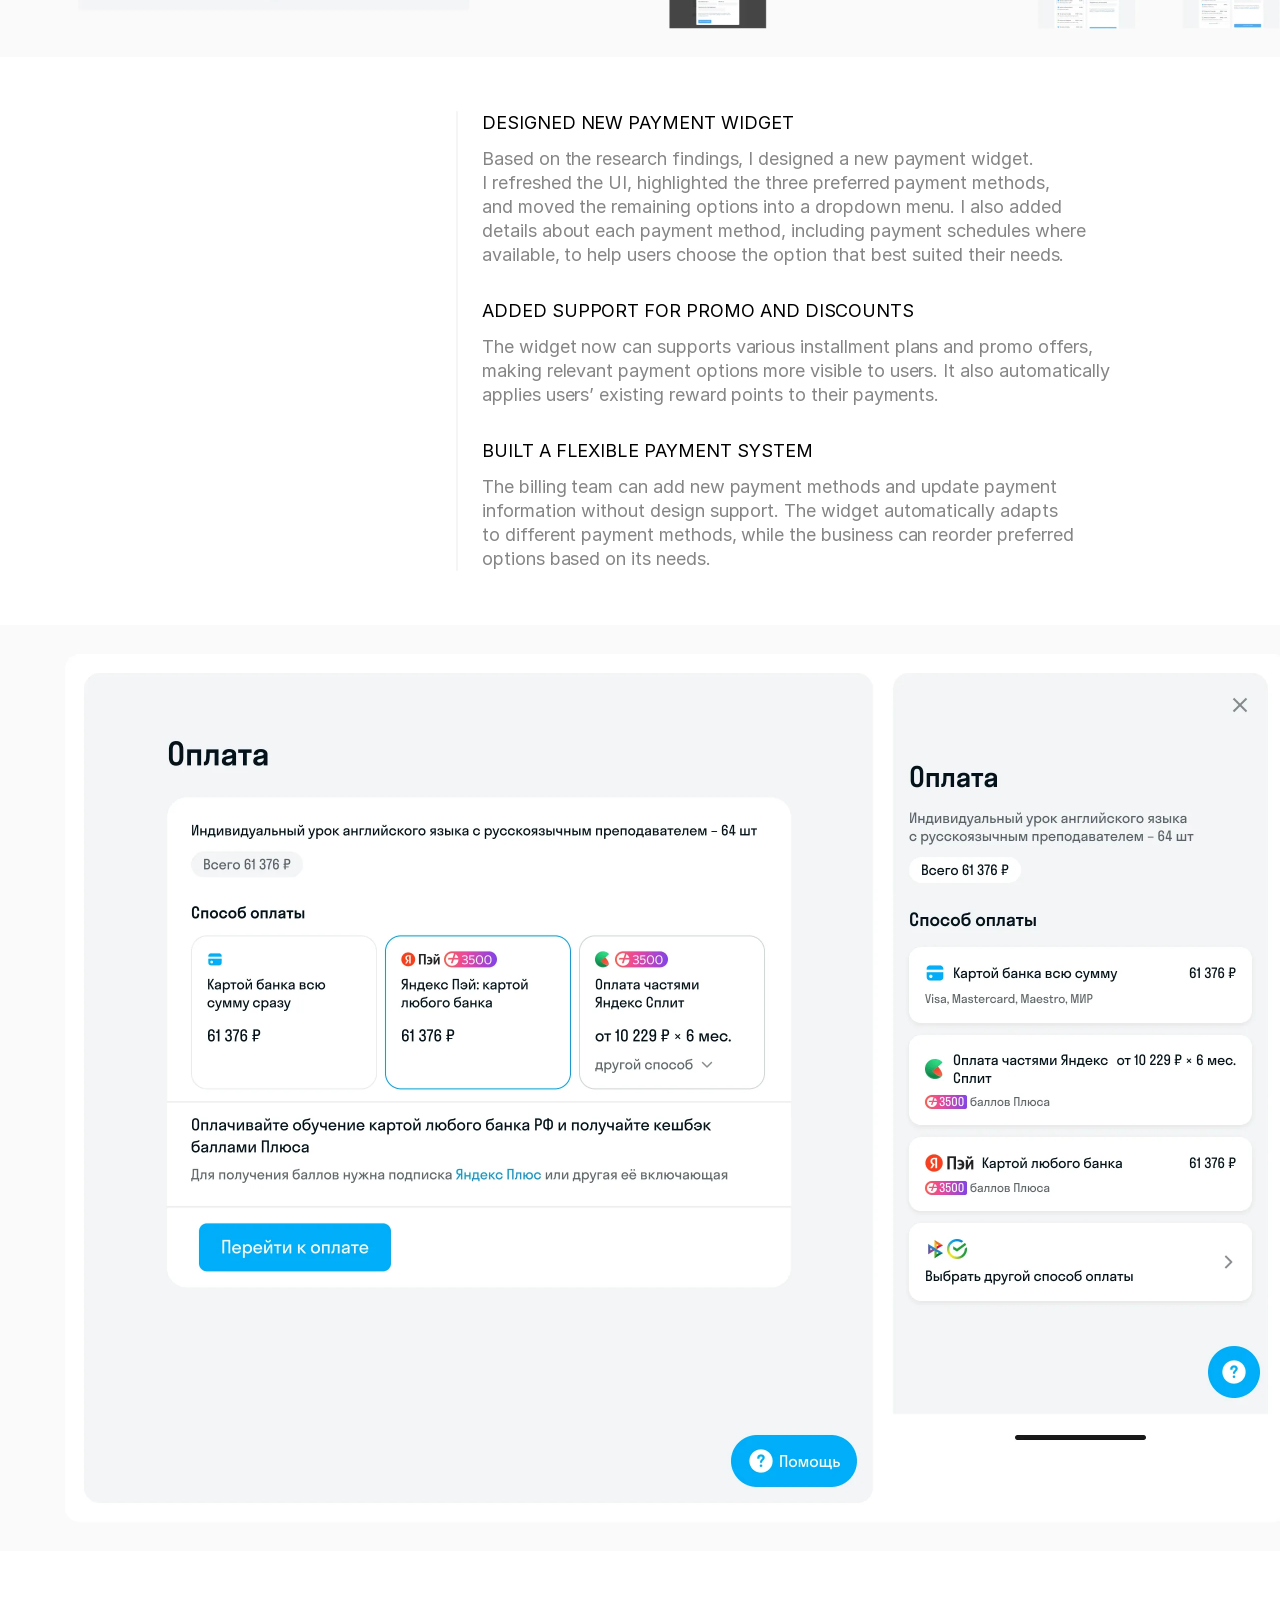
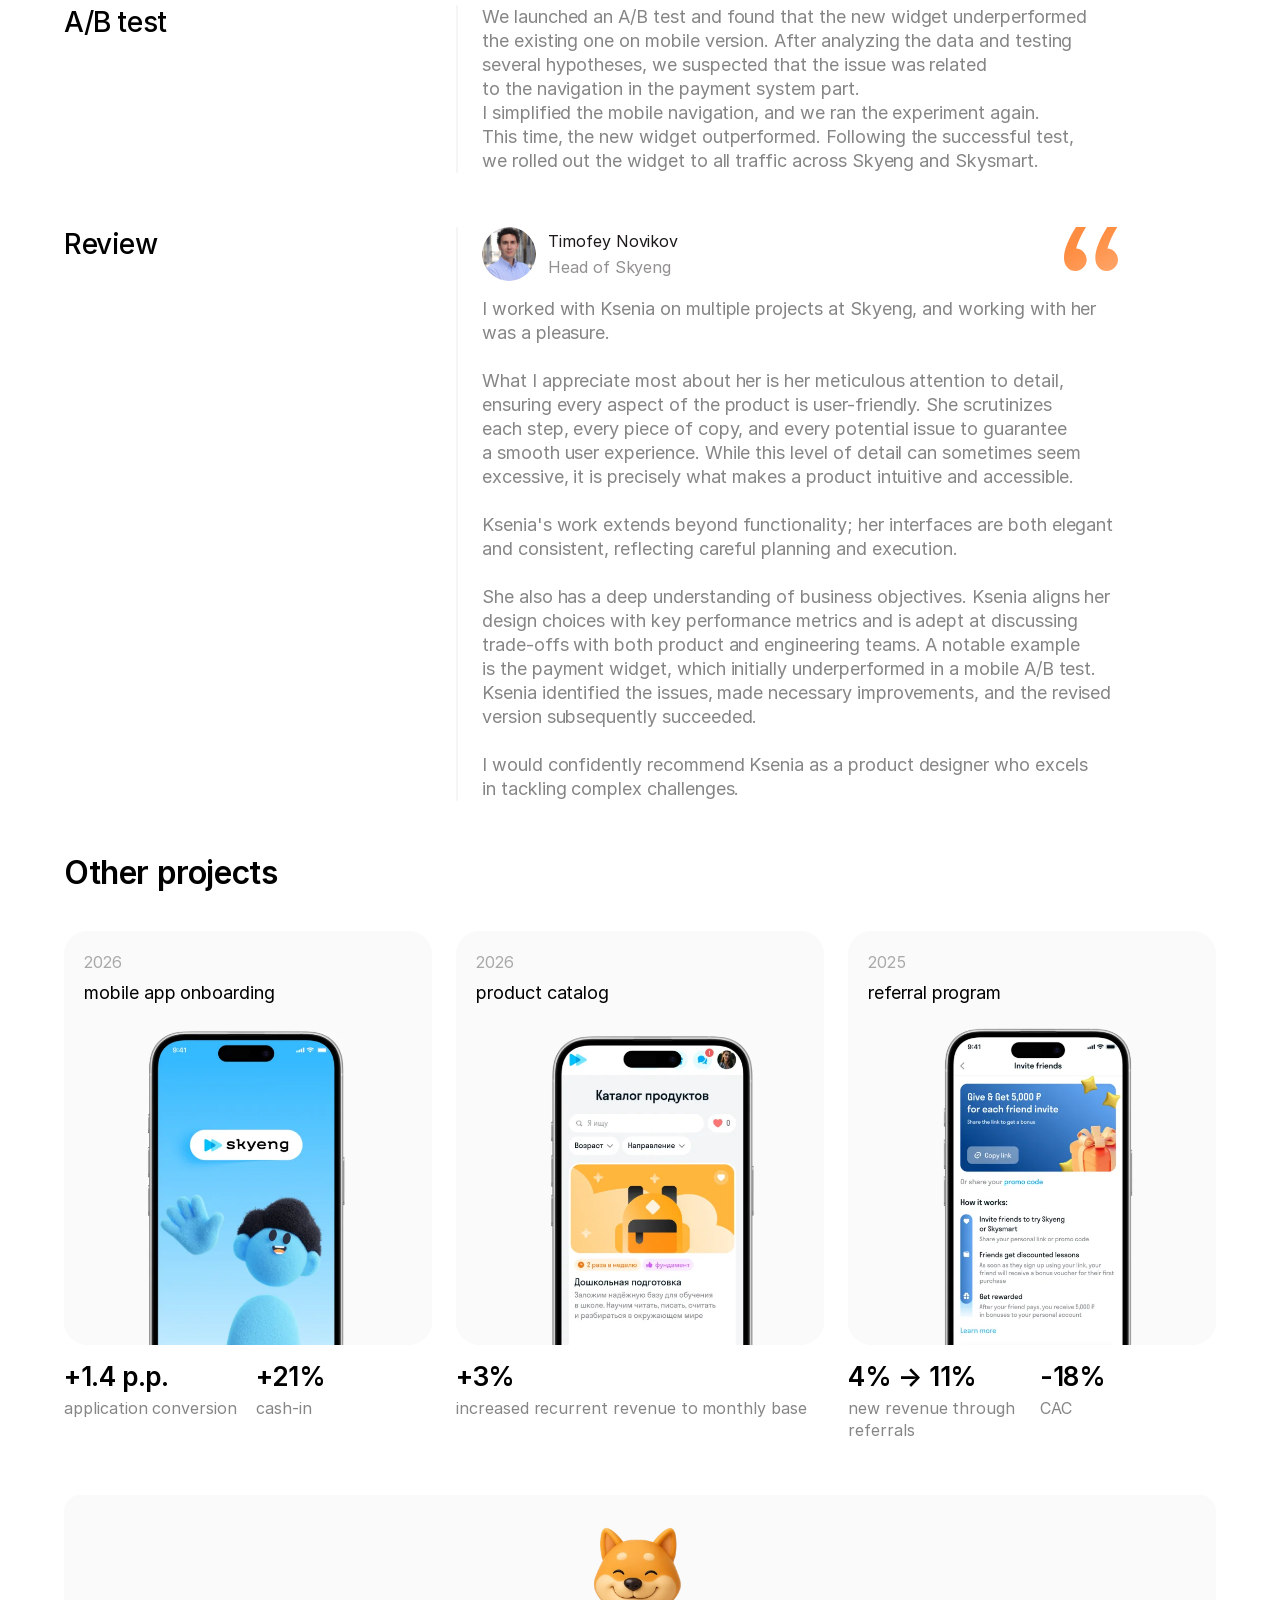
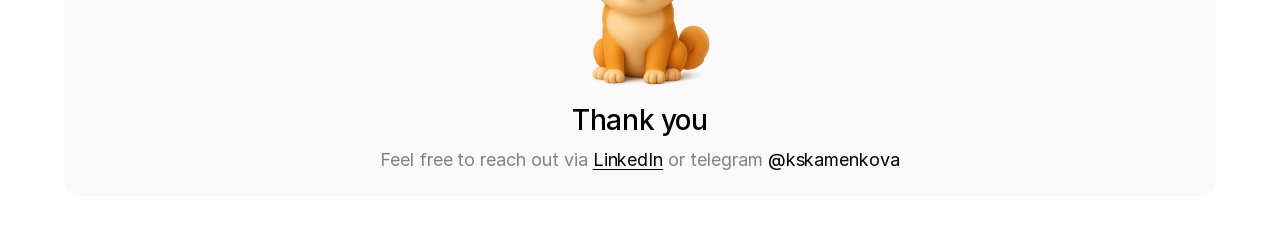
<file: payment-widget/index.html>
<!doctype html>
<html lang="en">
<head>
<meta charset="utf-8">
<meta name="viewport" content="width=device-width, initial-scale=1">
<title>Payment widget — Ksenia Kamenkova</title>
<meta name="description" content="A flexible payment widget with installment payments for Skyeng and Skysmart: +15% of users complete payment.">
<link rel="canonical" href="https://kseniakamenkova.github.io/payment-widget/">
<link rel="alternate" hreflang="en" href="https://kseniakamenkova.github.io/payment-widget/">
<link rel="alternate" hreflang="ru" href="https://kseniakamenkova.github.io/ru/payment-widget/">
<link rel="alternate" hreflang="x-default" href="https://kseniakamenkova.github.io/payment-widget/">
<meta property="og:type" content="website">
<meta property="og:title" content="Payment widget — Ksenia Kamenkova">
<meta property="og:description" content="A flexible payment widget with installment payments for Skyeng and Skysmart: +15% of users complete payment.">
<meta property="og:url" content="https://kseniakamenkova.github.io/payment-widget/">
<meta property="og:image" content="https://kseniakamenkova.github.io/assets/img/apple-touch-icon.png">
<link rel="icon" type="image/png" href="/assets/img/favicon.png">
<link rel="apple-touch-icon" href="/assets/img/apple-touch-icon.png">
<link rel="preload" href="/assets/fonts/Inter-Regular.woff2" as="font" type="font/woff2" crossorigin>
<link rel="stylesheet" href="/assets/css/style.css?v=7acd5cdd">
</head>
<body class="page-case">
<header class="site-header">
  <nav class="site-header__links" aria-label="Profiles">
    <a href="https://www.linkedin.com/in/ksenia-kamenkova-319421298" target="_blank" rel="noopener">LinkedIn</a>
  </nav>
  <div class="lang">
    <button class="lang__btn" type="button" aria-expanded="false" aria-controls="lang-menu" aria-label="Language: English">
      <span class="lang__flag"><img src="/assets/img/flag-gb.svg" alt="" width="28" height="28"></span><span class="lang__name">English</span><svg class="lang__chev" width="24" height="24" viewBox="0 0 24 24" aria-hidden="true"><path d="M5.5 9.5 12 15.5l6.5-6" fill="none" stroke="currentColor" stroke-width="2" stroke-linecap="round" stroke-linejoin="round"/></svg>
    </button>
    <ul class="lang__menu" id="lang-menu" hidden><li><a class="lang__opt" href="/payment-widget/" hreflang="en" lang="en" aria-current="true"><span class="lang__flag"><img src="/assets/img/flag-gb.svg" alt="" width="28" height="28"></span><span>English</span></a></li><li><a class="lang__opt" href="/ru/payment-widget/" hreflang="ru" lang="ru"><span class="lang__flag"><img src="/assets/img/flag-ru.svg" alt="" width="28" height="28"></span><span>Русский</span></a></li></ul>
  </div>
</header>
<main>
<div class="container">
  <a class="back" href="/"><img src="/assets/img/back-arrow.svg" alt="" width="17" height="17"><span>back</span></a>
</div>
<div class="case case--mobile">
  <div class="container case-head">
    <h1 class="case-head__title case-head__title--wide">Payment widget</h1>
    <p class="case-head__meta"><span>redesign</span><span aria-hidden="true">·</span><a class="meta-link" href="https://skyeng.ru/" target="_blank" rel="noopener">skyeng</a><span aria-hidden="true">·</span><span>2024</span></p>
  </div>
  <div class="case-flow">
    <div class="case-intro"><div class="container" style="--mo:0"><section class="section">
      <h2 class="section__title">Overview</h2>
      <div class="section__body"><div class="callout"><p class="callout__label">CHALLENGE</p><p class="body">The existing payment widget lacked the flexibility. We couldn&#x27;t prioritize preferred payment methods, promote installment payments, or tailor the payment options to different business needs. Additionally, the widget lacked dedicated space for information about each payment method, making it harder for users to understand and compare their options.

We needed to build a new, more flexible payment widget that could support new payment methods, provide greater control over their presentation, and improve the payment experience.</p></div></div>
    </section>
</div>
<div class="container" style="--mo:1"><section class="section">
      <h2 class="section__title">My role</h2>
      <div class="section__body"><ul class="points"><li>Сonducted competitor research, analyzed the existing experience and designed the end-to-end customer journey from product selection to payment</li><li>Defined the structure of the payment widget and the logic for displaying different payment methods</li><li>Collaborated closely with the Product Owner, Product Managers, Engineering, Billing and Research teams throughout the project</li></ul></div>
    </section>
</div>
<div class="container" style="--mo:3"><section class="section">
      <h2 class="section__title">Results</h2>
      <div class="section__body"><div class="metrics"><div class="metric"><p class="metric__value">52.7% → 55.6%</p><p class="metric__label">the widget-to-payment conversion has increased on desktop and (51.3% <b>→</b> 55.5% mobile)</p></div><div class="metric"><p class="metric__value">+15%</p><p class="metric__label">more users go from clicking ‘Buy’ to completing payment on desktop (+13% mobile)</p></div><div class="metric"><p class="metric__value">+6%</p><p class="metric__label">lead-to-payment conversion</p></div></div></div>
    </section>
</div>
</div>
    <div class="rail rail--band" data-m="hide"><div class="rail__track"><div class="rail__items"><img src="/assets/img/payment-widget/row1-1.webp" alt="" width="1152" height="819" style="width:1152px;height:819px;border-radius:16px" loading="lazy" draggable="false"></div></div></div>
<div class="container" style="--mo:4" data-m="break"><section class="section">
      <h2 class="section__title">Process</h2>
      <div class="section__body"><div class="groups"><div class="group"><h3 class="group__title">SEARCH AND CONCEPT</h3><p class="body">I started by conducting competitor research to identify familiar features and UX patterns, evaluate existing solutions, and explore opportunities to improve the payment experience.
I then presented four design concepts to the team. Together, we selected two to validate through unmoderated user research.</p></div><div class="group"><h3 class="group__title">UNMODERATED CONCEPT TESTING</h3><p class="body">Together with the research team, we explored how users perceived the design concepts, which layouts were easiest to understand, and what information mattered most to them.
One key finding was that users could scan popular payment methods more easily in a horizontal layout than in a vertical list. These findings informed the final layout and helped us prioritize the most relevant payment methods.</p></div></div></div>
    </section>
</div>
<div class="rail rail--band rail--scroll" data-m="hide"><div class="rail__track" tabindex="0" role="region" aria-label="Screens (scroll sideways)"><div class="rail__items"><img src="/assets/img/payment-widget/row2-1.webp" alt="" width="427" height="563" style="width:427px;height:563px;border-radius:16px" loading="lazy" draggable="false"><img src="/assets/img/payment-widget/row2-2.webp" alt="" width="800" height="563" style="width:800px;height:563px;border-radius:16px" loading="lazy" draggable="false"><img src="/assets/img/payment-widget/row2-3.webp" alt="" width="800" height="563" style="width:800px;height:563px;border-radius:16px" loading="lazy" draggable="false"><img src="/assets/img/payment-widget/row2-4.webp" alt="" width="534" height="563" style="width:534px;height:563px;border-radius:16px" loading="lazy" draggable="false"></div></div></div>
<div class="container" style="--mo:6"><section class="section section--untitled">
      <div class="section__title" aria-hidden="true"></div>
      <div class="section__body"><div class="groups"><div class="group"><h3 class="group__title">DESIGNED NEW PAYMENT WIDGET</h3><p class="body">Based on the research findings, I designed a new payment widget. I refreshed the UI, highlighted the three preferred payment methods, and moved the remaining options into a dropdown menu. I also added details about each payment method, including payment schedules where available, to help users choose the option that best suited their needs.</p></div><div class="group"><h3 class="group__title">ADDED SUPPORT FOR PROMO AND DISCOUNTS</h3><p class="body">The widget now can supports various installment plans and promo offers, making relevant payment options more visible to users. It also automatically applies users’ existing reward points to their payments.</p></div><div class="group"><h3 class="group__title">BUILT A FLEXIBLE PAYMENT SYSTEM</h3><p class="body">The billing team can add new payment methods and update payment information without design support. The widget automatically adapts to different payment methods, while the business can reorder preferred options based on its needs.</p></div></div></div>
    </section>
</div>
<div class="rail rail--band rail--scroll" data-m="hide"><div class="rail__track" tabindex="0" role="region" aria-label="Screens (scroll sideways)"><div class="rail__items"><img src="/assets/img/payment-widget/row3-1.webp" alt="" width="1224" height="870" style="width:1224px;height:870px;border-radius:16px" loading="lazy" draggable="false"><img src="/assets/img/payment-widget/row3-2.webp" alt="" width="1150" height="870" style="width:1150px;height:870px;border-radius:0px" loading="lazy" draggable="false"><img src="/assets/img/payment-widget/row3-3.webp" alt="" width="1213" height="870" style="width:1213px;height:870px;border-radius:16px" loading="lazy" draggable="false"><img src="/assets/img/payment-widget/row3-4.webp" alt="" width="925" height="870" style="width:925px;height:870px;border-radius:16px" loading="lazy" draggable="false"></div></div></div>
<div class="container" style="--mo:8" data-m="break"><section class="section">
      <h2 class="section__title">A/B test</h2>
      <div class="section__body"><p class="body">We launched an A/B test and found that the new widget underperformed the existing one on mobile version. After analyzing the data and testing several hypotheses, we suspected that the issue was related to the navigation in the payment system part. 
I simplified the mobile navigation, and we ran the experiment again. This time, the new widget outperformed. Following the successful test, we rolled out the widget to all traffic across Skyeng and Skysmart.</p></div>
    </section>
</div>
<div class="container" style="--mo:9" data-m="break"><section class="section">
      <h2 class="section__title">Review</h2>
      <div class="section__body"><figure class="review">
          <img class="review__quote" src="/assets/img/quote.svg" alt="" width="54" height="44">
          <figcaption class="review__who">
            <img class="review__photo" src="/assets/img/reviews/pay.webp" alt="" width="54" height="54" loading="lazy">
            <span class="review__about"><span class="review__name">Timofey Novikov</span><span class="review__role">Head of Skyeng</span></span>
          </figcaption>
          <blockquote class="review__text"><p>I worked with Ksenia on multiple projects at Skyeng, and working with her was a pleasure.</p><p>What I appreciate most about her is her meticulous attention to detail, ensuring every aspect of the product is user-friendly. She scrutinizes each step, every piece of copy, and every potential issue to guarantee a smooth user experience. While this level of detail can sometimes seem excessive, it is precisely what makes a product intuitive and accessible.</p><p>Ksenia&#x27;s work extends beyond functionality; her interfaces are both elegant and consistent, reflecting careful planning and execution.</p><p>She also has a deep understanding of business objectives. Ksenia aligns her design choices with key performance metrics and is adept at discussing trade-offs with both product and engineering teams. A notable example is the payment widget, which initially underperformed in a mobile A/B test. Ksenia identified the issues, made necessary improvements, and the revised version subsequently succeeded.</p><p>I would confidently recommend Ksenia as a product designer who excels in tackling complex challenges.</p></blockquote>
        </figure></div>
    </section>
</div>
<div class="rail rail--band rail--scroll rail--m" style="--mo:2"><div class="rail__track" tabindex="0" role="region" aria-label="Screens (scroll sideways)"><div class="rail__items"><img src="/assets/img/payment-widget/row1-1.webp" alt="" width="737" height="524" style="width:737.1px;height:524.0px;border-radius:10.24px" loading="lazy" draggable="false"></div></div></div>
<div class="rail rail--band rail--scroll rail--m" style="--mo:5"><div class="rail__track" tabindex="0" role="region" aria-label="Screens (scroll sideways)"><div class="rail__items"><img src="/assets/img/payment-widget/row2-1.webp" alt="" width="397" height="524" style="width:397.4px;height:524.0px;border-radius:14.89px" loading="lazy" draggable="false"><img src="/assets/img/payment-widget/row2-2.webp" alt="" width="745" height="524" style="width:744.6px;height:524.0px;border-radius:14.89px" loading="lazy" draggable="false"><img src="/assets/img/payment-widget/row2-3.webp" alt="" width="745" height="524" style="width:744.6px;height:524.0px;border-radius:14.89px" loading="lazy" draggable="false"><img src="/assets/img/payment-widget/row2-4.webp" alt="" width="497" height="524" style="width:497.0px;height:524.0px;border-radius:14.89px" loading="lazy" draggable="false"></div></div></div>
<div class="rail rail--band rail--scroll rail--m" style="--mo:7"><div class="rail__track" tabindex="0" role="region" aria-label="Screens (scroll sideways)"><div class="rail__items"><img src="/assets/img/payment-widget/row3-1.webp" alt="" width="737" height="524" style="width:737.2px;height:524.0px;border-radius:9.64px" loading="lazy" draggable="false"><img src="/assets/img/payment-widget/row3-2.webp" alt="" width="693" height="524" style="width:692.6px;height:524.0px;border-radius:0.0px" loading="lazy" draggable="false"><img src="/assets/img/payment-widget/row3-3.webp" alt="" width="731" height="524" style="width:730.6px;height:524.0px;border-radius:9.64px" loading="lazy" draggable="false"><img src="/assets/img/payment-widget/row3-4.webp" alt="" width="557" height="524" style="width:557.1px;height:524.0px;border-radius:9.64px" loading="lazy" draggable="false"></div></div></div>
    <div class="container case-others" style="--mo:998" data-m="break"><section class="others" aria-labelledby="others-title">
      <h2 class="others__title" id="others-title">Other projects</h2>
      <div class="others__track" tabindex="0" role="region" aria-label="Other projects"><article class="other">
          <a class="other__card" href="/onboarding/" aria-label="Open case study: mobile app onboarding">
            <img class="other__img" src="/assets/img/home/mcard-onb.webp" alt="" width="358" height="403" loading="lazy">
            <span class="other__year">2026</span>
            <span class="other__label">mobile app onboarding</span>
          </a>
          <div class="other__metrics"><div class="metric"><p class="metric__value">+1.4 p.p.</p><p class="metric__label">application conversion</p></div><div class="metric"><p class="metric__value">+21%</p><p class="metric__label">cash-in</p></div></div>
        </article><article class="other">
          <a class="other__card" href="/product-catalog/" aria-label="Open case study: product catalog">
            <img class="other__img" src="/assets/img/home/mcard-cat.webp" alt="" width="358" height="403" loading="lazy">
            <span class="other__year">2026</span>
            <span class="other__label">product catalog</span>
          </a>
          <div class="other__metrics"><div class="metric"><p class="metric__value">+3%</p><p class="metric__label">increased recurrent revenue to monthly base</p></div></div>
        </article><article class="other">
          <a class="other__card" href="/referral/" aria-label="Open case study: referral program">
            <img class="other__img" src="/assets/img/home/mcard-ref.webp" alt="" width="358" height="403" loading="lazy">
            <span class="other__year">2025</span>
            <span class="other__label">referral program</span>
          </a>
          <div class="other__metrics"><div class="metric"><p class="metric__value">4% → 11%</p><p class="metric__label">new revenue through referrals</p></div><div class="metric"><p class="metric__value">-18%</p><p class="metric__label">CAC</p></div></div>
        </article></div>
    </section></div>
    <div class="container case-contact"><section class="contact" aria-label="Contact">
  <div class="contact__dog" aria-hidden="true">
    <img class="contact__tail" src="/assets/img/shiba-tail.webp" alt="" width="140" height="177" loading="lazy">
    <img class="contact__img" src="/assets/img/shiba-body.webp" alt="" width="140" height="177" loading="lazy">
  </div>
  <div class="contact__text">
    <h2 class="contact__title">Thank you</h2>
    <p class="contact__line">Feel free to reach out via <a class="u" href="https://www.linkedin.com/in/ksenia-kamenkova-319421298" target="_blank" rel="noopener">LinkedIn</a><br class="contact__br"> or telegram <a class="plain" href="https://t.me/kskamenkova" target="_blank" rel="noopener">@kskamenkova</a></p>
  </div>
</section>
</div>
  </div>
</div>
</main>
<script src="/assets/js/main.js?v=b38e8a7d" defer></script>
</body>
</html>
</file>
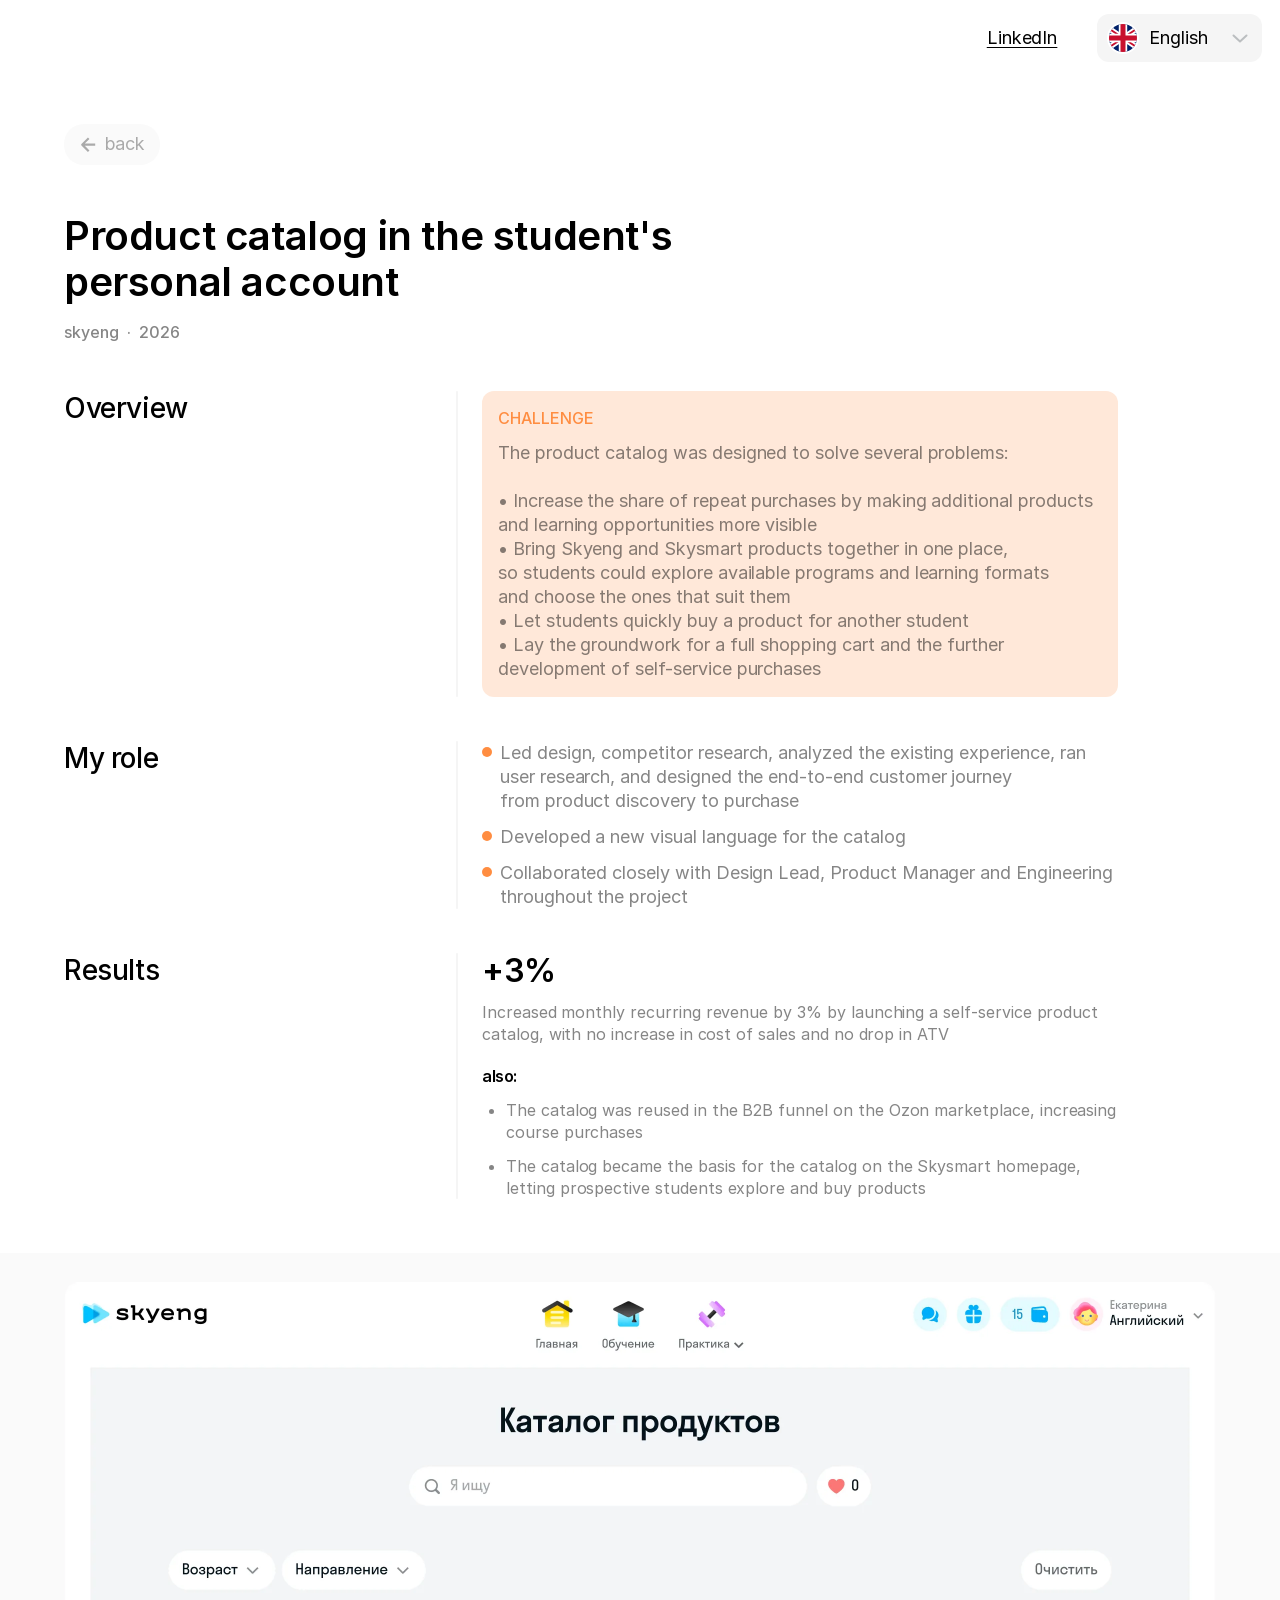
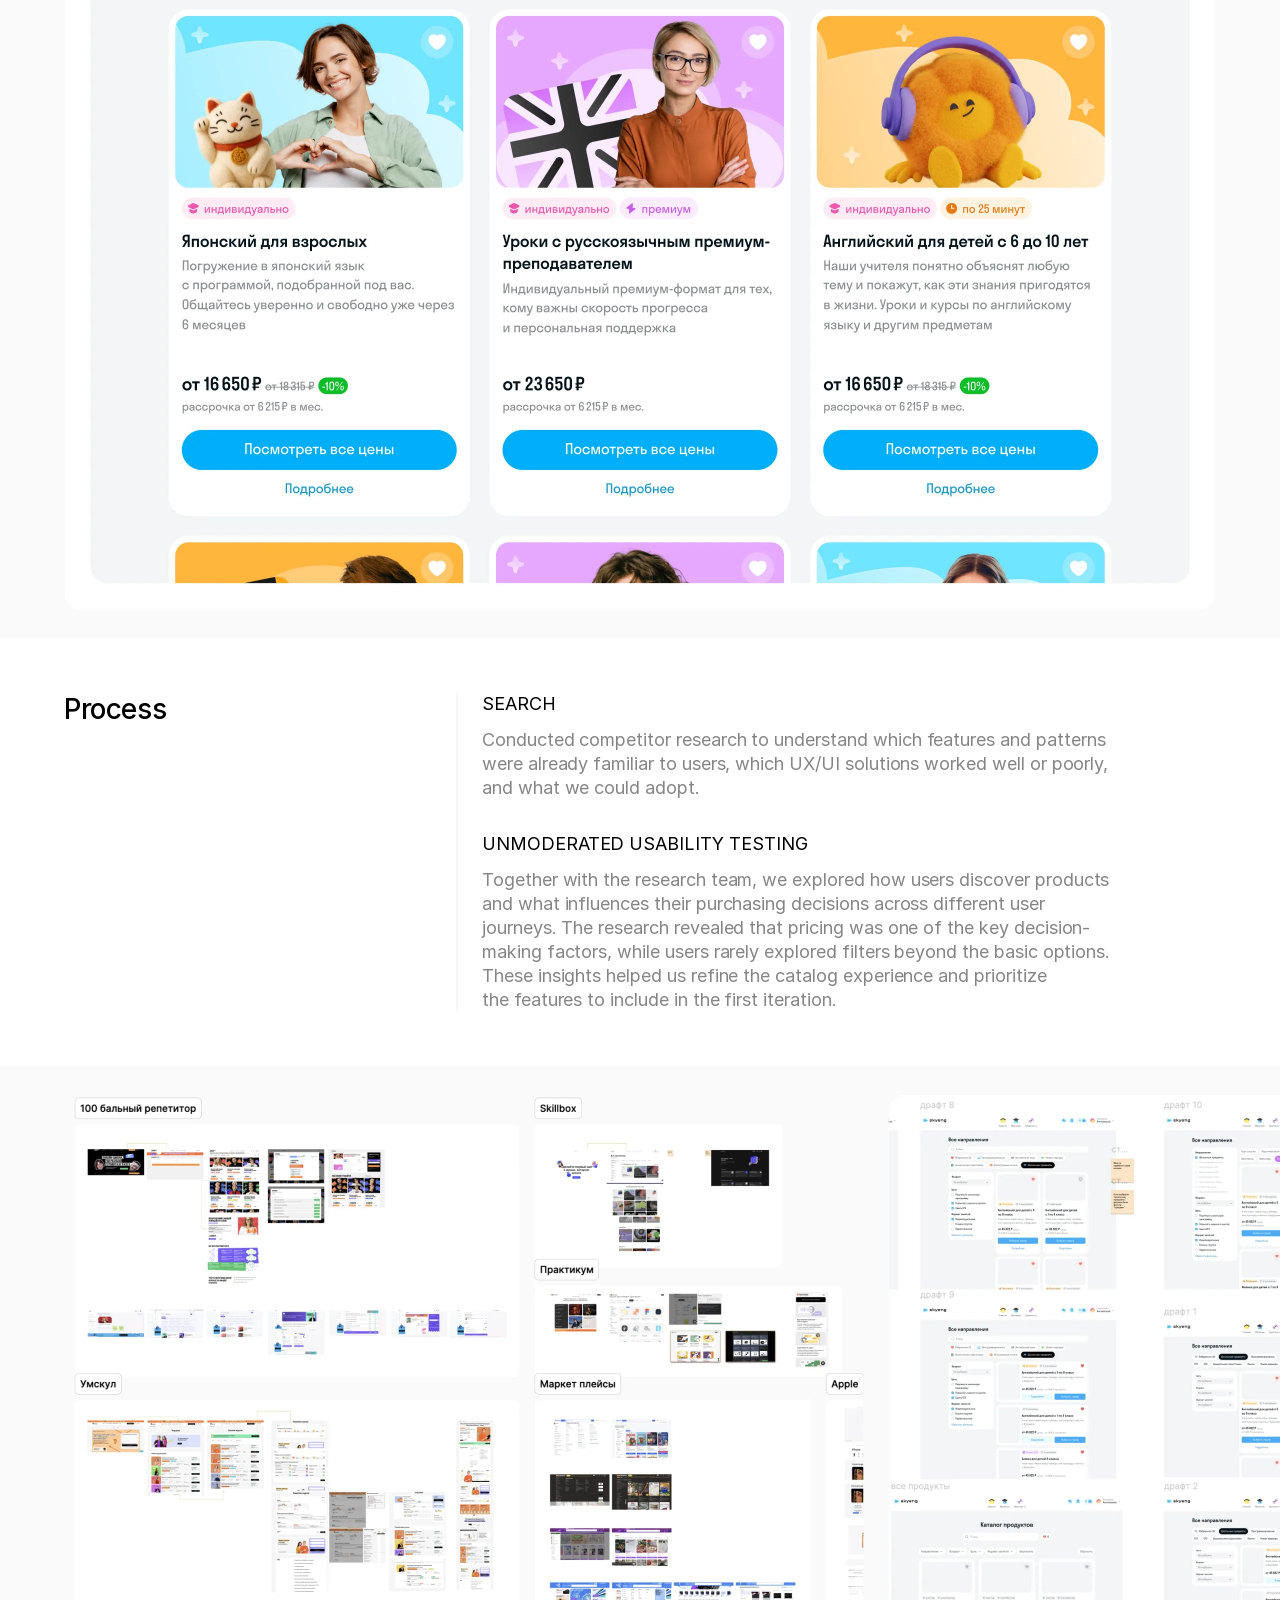
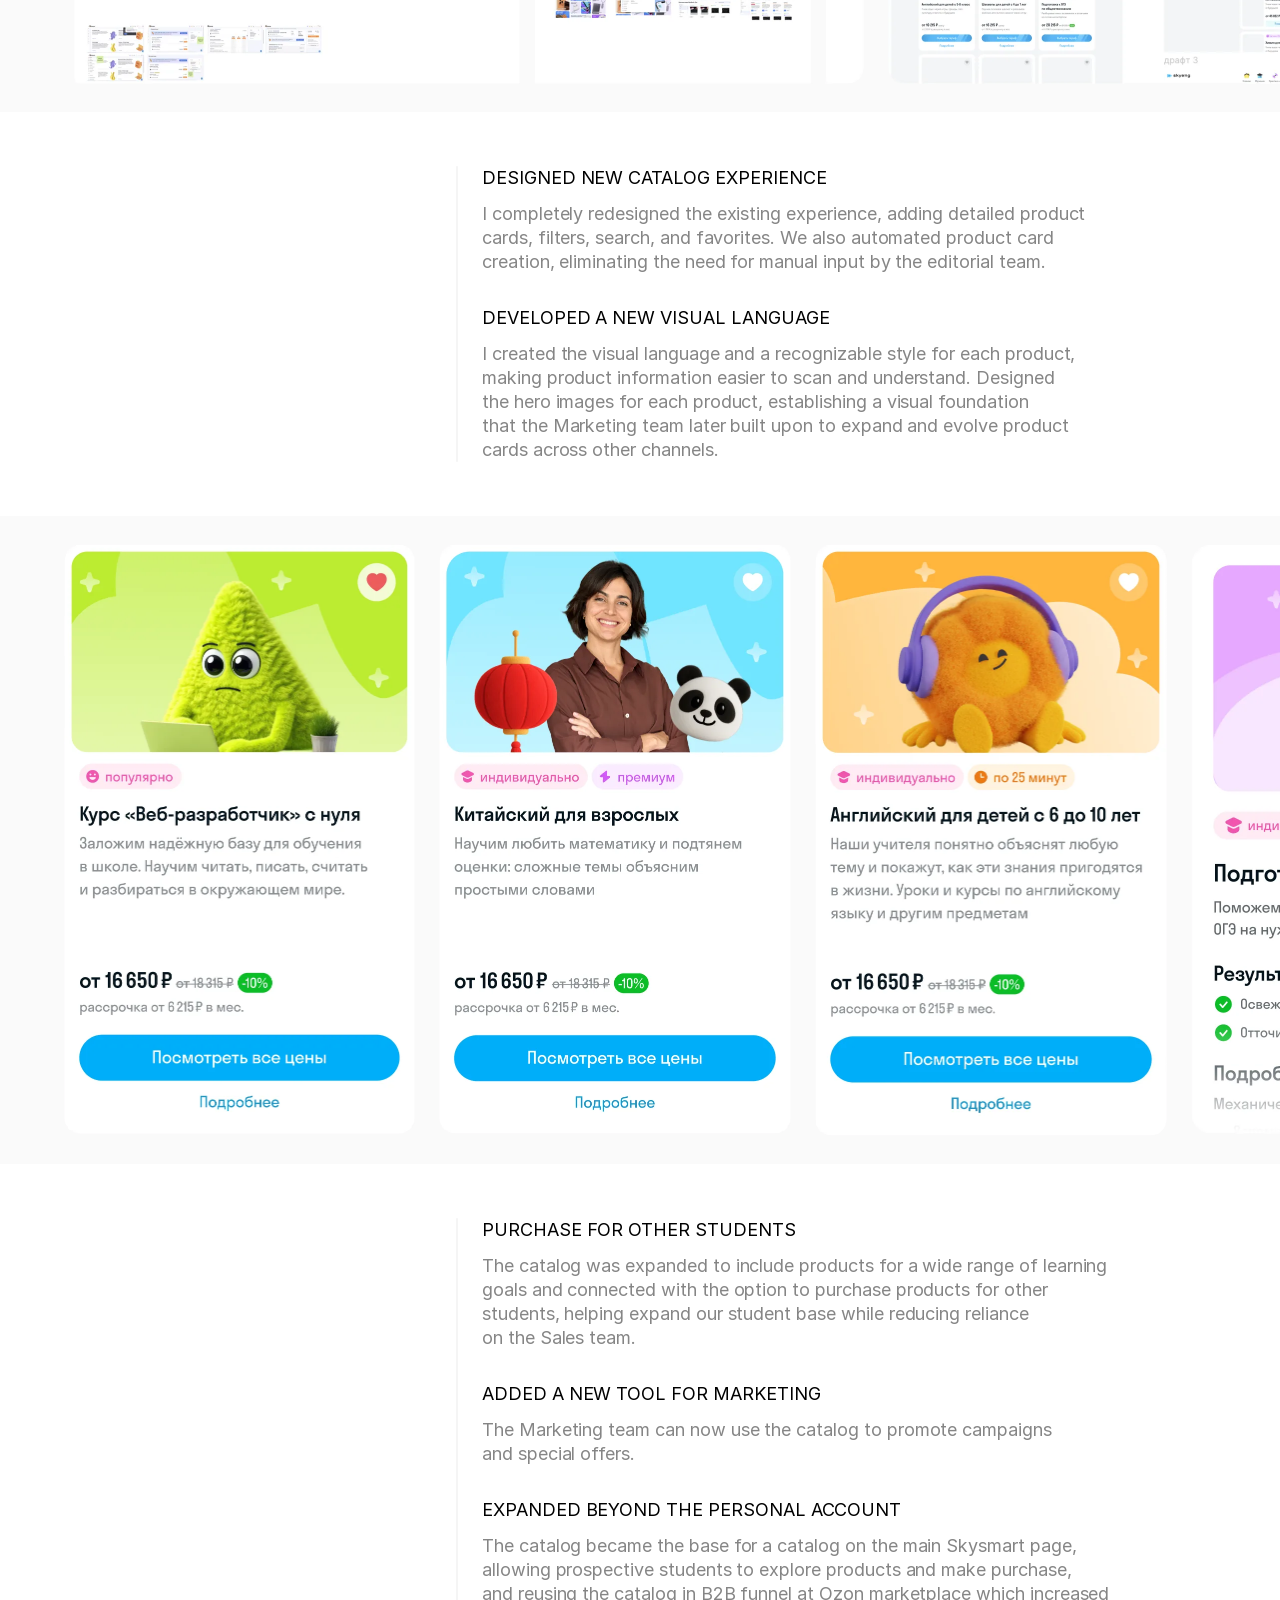
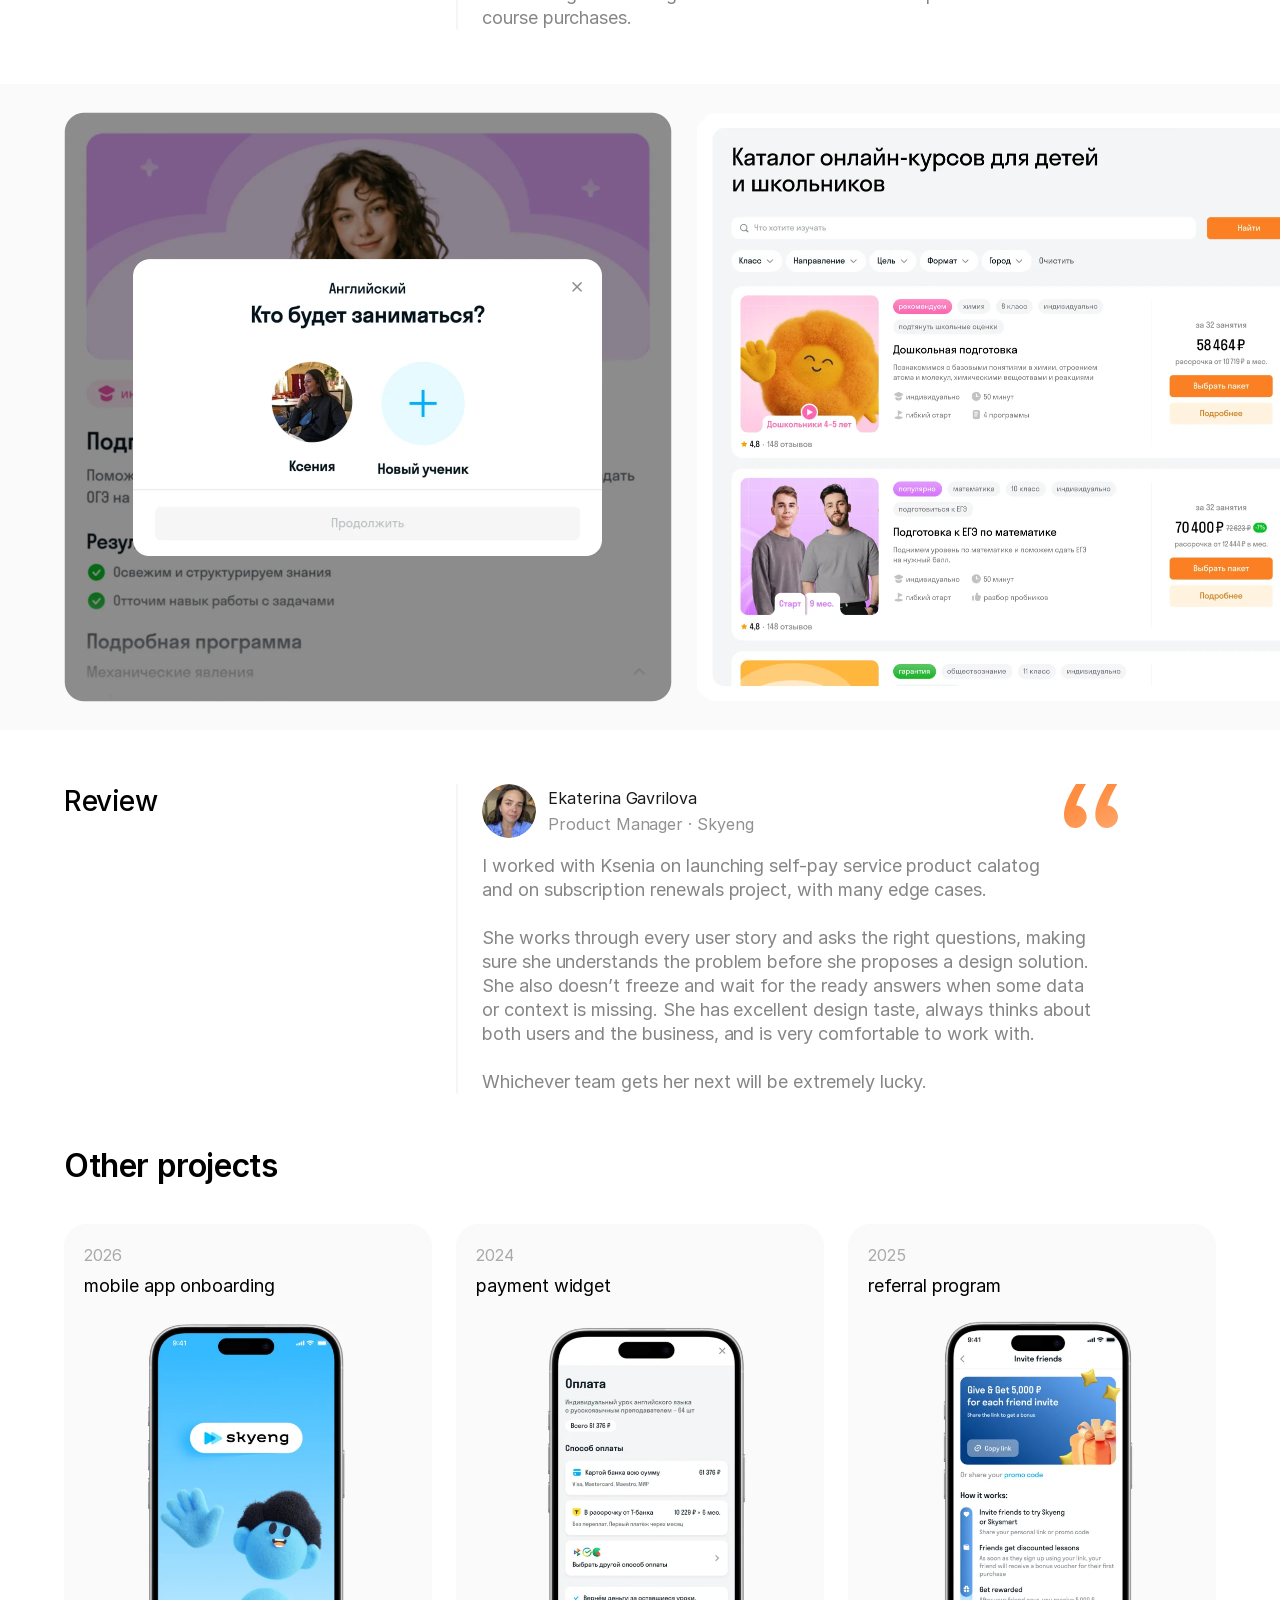
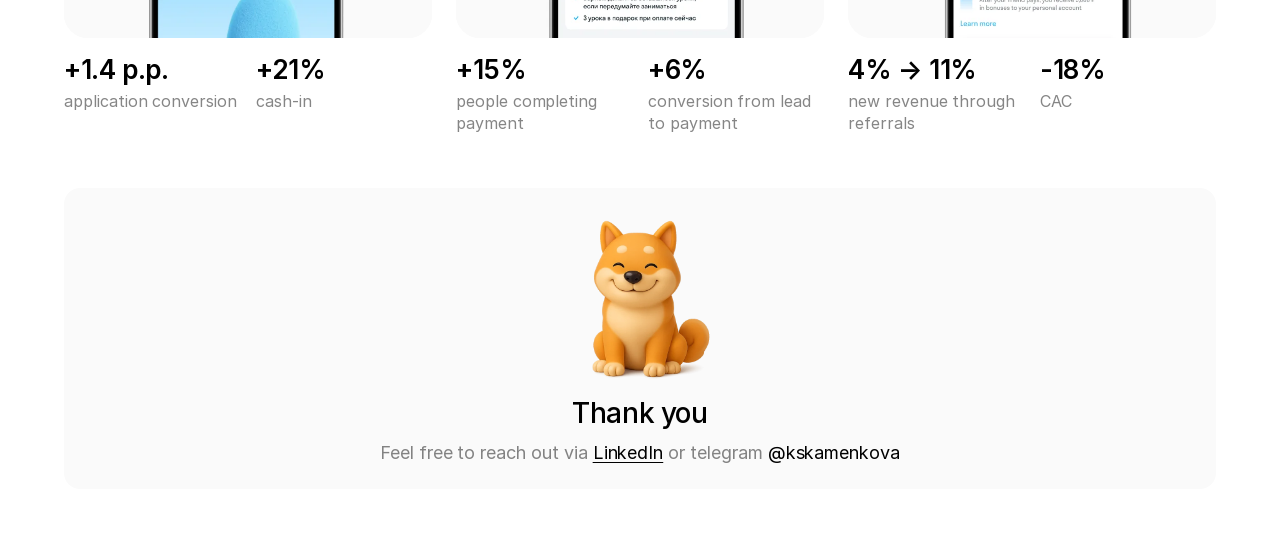
<file: product-catalog/index.html>
<!doctype html>
<html lang="en">
<head>
<meta charset="utf-8">
<meta name="viewport" content="width=device-width, initial-scale=1">
<title>Product catalog in the student&#x27;s personal account — Ksenia Kamenkova</title>
<meta name="description" content="A self-service product catalog in the Skyeng student account that grew monthly recurring revenue by 3%.">
<link rel="canonical" href="https://kseniakamenkova.github.io/product-catalog/">
<link rel="alternate" hreflang="en" href="https://kseniakamenkova.github.io/product-catalog/">
<link rel="alternate" hreflang="ru" href="https://kseniakamenkova.github.io/ru/product-catalog/">
<link rel="alternate" hreflang="x-default" href="https://kseniakamenkova.github.io/product-catalog/">
<meta property="og:type" content="website">
<meta property="og:title" content="Product catalog in the student&#x27;s personal account — Ksenia Kamenkova">
<meta property="og:description" content="A self-service product catalog in the Skyeng student account that grew monthly recurring revenue by 3%.">
<meta property="og:url" content="https://kseniakamenkova.github.io/product-catalog/">
<meta property="og:image" content="https://kseniakamenkova.github.io/assets/img/apple-touch-icon.png">
<link rel="icon" type="image/png" href="/assets/img/favicon.png">
<link rel="apple-touch-icon" href="/assets/img/apple-touch-icon.png">
<link rel="preload" href="/assets/fonts/Inter-Regular.woff2" as="font" type="font/woff2" crossorigin>
<link rel="stylesheet" href="/assets/css/style.css?v=7acd5cdd">
</head>
<body class="page-case">
<header class="site-header">
  <nav class="site-header__links" aria-label="Profiles">
    <a href="https://www.linkedin.com/in/ksenia-kamenkova-319421298" target="_blank" rel="noopener">LinkedIn</a>
  </nav>
  <div class="lang">
    <button class="lang__btn" type="button" aria-expanded="false" aria-controls="lang-menu" aria-label="Language: English">
      <span class="lang__flag"><img src="/assets/img/flag-gb.svg" alt="" width="28" height="28"></span><span class="lang__name">English</span><svg class="lang__chev" width="24" height="24" viewBox="0 0 24 24" aria-hidden="true"><path d="M5.5 9.5 12 15.5l6.5-6" fill="none" stroke="currentColor" stroke-width="2" stroke-linecap="round" stroke-linejoin="round"/></svg>
    </button>
    <ul class="lang__menu" id="lang-menu" hidden><li><a class="lang__opt" href="/product-catalog/" hreflang="en" lang="en" aria-current="true"><span class="lang__flag"><img src="/assets/img/flag-gb.svg" alt="" width="28" height="28"></span><span>English</span></a></li><li><a class="lang__opt" href="/ru/product-catalog/" hreflang="ru" lang="ru"><span class="lang__flag"><img src="/assets/img/flag-ru.svg" alt="" width="28" height="28"></span><span>Русский</span></a></li></ul>
  </div>
</header>
<main>
<div class="container">
  <a class="back" href="/"><img src="/assets/img/back-arrow.svg" alt="" width="17" height="17"><span>back</span></a>
</div>
<div class="case case--mobile">
  <div class="container case-head">
    <h1 class="case-head__title case-head__title--wide">Product catalog in the student&#x27;s personal account</h1>
    <p class="case-head__meta"><a class="meta-link" href="https://skyeng.ru/" target="_blank" rel="noopener">skyeng</a><span aria-hidden="true">·</span><span>2026</span></p>
  </div>
  <div class="case-flow">
    <div class="case-intro"><div class="container" style="--mo:0"><section class="section">
      <h2 class="section__title">Overview</h2>
      <div class="section__body"><div class="callout"><p class="callout__label">CHALLENGE</p><p class="body">The product catalog was designed to solve several problems:

• Increase the share of repeat purchases by making additional products and learning opportunities more visible
• Bring Skyeng and Skysmart products together in one place, so students could explore available programs and learning formats and choose the ones that suit them
• Let students quickly buy a product for another student
• Lay the groundwork for a full shopping cart and the further development of self-service purchases</p></div></div>
    </section>
</div>
<div class="container" style="--mo:1"><section class="section">
      <h2 class="section__title">My role</h2>
      <div class="section__body"><ul class="points"><li>Led design, competitor research, analyzed the existing experience, ran user research, and designed the end-to-end customer journey from product discovery to purchase</li><li>Developed a new visual language for the catalog</li><li>Collaborated closely with Design Lead, Product Manager and Engineering throughout the project</li></ul></div>
    </section>
</div>
<div class="container" style="--mo:3"><section class="section">
      <h2 class="section__title">Results</h2>
      <div class="section__body"><div class="metrics"><div class="metric"><p class="metric__value">+3%</p><p class="metric__label">Increased monthly recurring revenue by 3% by launching a self-service product catalog, with no increase in cost of sales and no drop in ATV</p></div></div><div class="also"><p class="also__title">also:</p><ul class="also__list"><li>The catalog was reused in the B2B funnel on the Ozon marketplace, increasing course purchases</li><li>The catalog became the basis for the catalog on the Skysmart homepage, letting prospective students explore and buy products</li></ul></div></div>
    </section>
</div>
</div>
    <div class="rail rail--band" data-m="hide"><div class="rail__track"><div class="rail__items"><img src="/assets/img/product-catalog/row1-1.webp" alt="" width="1152" height="929" style="width:1152px;height:929px;border-radius:16px" loading="lazy" draggable="false"></div></div></div>
<div class="container" style="--mo:4" data-m="break"><section class="section">
      <h2 class="section__title">Process</h2>
      <div class="section__body"><div class="groups"><div class="group"><h3 class="group__title">SEARCH</h3><p class="body">Conducted competitor research to understand which features and patterns were already familiar to users, which UX/UI solutions worked well or poorly, and what we could adopt.</p></div><div class="group"><h3 class="group__title">UNMODERATED USABILITY TESTING</h3><p class="body">Together with the research team, we explored how users discover products and what influences their purchasing decisions across different user journeys. The research revealed that pricing was one of the key decision-making factors, while users rarely explored filters beyond the basic options.
These insights helped us refine the catalog experience and prioritize the features to include in the first iteration.</p></div></div></div>
    </section>
</div>
<div class="rail rail--band rail--scroll" data-m="hide"><div class="rail__track" tabindex="0" role="region" aria-label="Screens (scroll sideways)"><div class="rail__items"><img src="/assets/img/product-catalog/row2-1.webp" alt="" width="800" height="590" style="width:800px;height:590px;border-radius:16px" loading="lazy" draggable="false"><img src="/assets/img/product-catalog/row2-2.webp" alt="" width="747" height="590" style="width:747px;height:590px;border-radius:16px" loading="lazy" draggable="false"><img src="/assets/img/product-catalog/row2-3.webp" alt="" width="747" height="590" style="width:747px;height:590px;border-radius:16px" loading="lazy" draggable="false"></div></div></div>
<div class="container" style="--mo:6"><section class="section section--untitled">
      <div class="section__title" aria-hidden="true"></div>
      <div class="section__body"><div class="groups"><div class="group"><h3 class="group__title">DESIGNED NEW CATALOG EXPERIENCE</h3><p class="body">I completely redesigned the existing experience, adding detailed product cards, filters, search, and favorites. We also automated product card creation, eliminating the need for manual input by the editorial team.</p></div><div class="group"><h3 class="group__title">DEVELOPED A NEW VISUAL LANGUAGE</h3><p class="body">I created the visual language and a recognizable style for each product, making product information easier to scan and understand. Designed the hero images for each product, establishing a visual foundation that the Marketing team later built upon to expand and evolve product cards across other channels.</p></div></div></div>
    </section>
</div>
<div class="rail rail--band rail--scroll" data-m="hide"><div class="rail__track" tabindex="0" role="region" aria-label="Screens (scroll sideways)"><div class="rail__items"><img src="/assets/img/product-catalog/row3-1.webp" alt="" width="351" height="590" style="width:351.3px;height:590px;border-radius:16px" loading="lazy" draggable="false"><img src="/assets/img/product-catalog/row3-2.webp" alt="" width="352" height="590" style="width:351.6px;height:590px;border-radius:16px" loading="lazy" draggable="false"><img src="/assets/img/product-catalog/row3-3.webp" alt="" width="352" height="592" style="width:352.5px;height:592.1px;border-radius:16px" loading="lazy" draggable="false"><img src="/assets/img/product-catalog/row3-4.webp" alt="" width="608" height="590" style="width:608px;height:590px;border-radius:20px" loading="lazy" draggable="false"><img src="/assets/img/product-catalog/row3-5.webp" alt="" width="800" height="590" style="width:800px;height:590px;border-radius:16px" loading="lazy" draggable="false"><img src="/assets/img/product-catalog/row3-6.webp" alt="" width="800" height="590" style="width:800px;height:590px;border-radius:16px" loading="lazy" draggable="false"></div></div></div>
<div class="container" style="--mo:8"><section class="section section--untitled">
      <div class="section__title" aria-hidden="true"></div>
      <div class="section__body"><div class="groups"><div class="group"><h3 class="group__title">PURCHASE FOR OTHER STUDENTS</h3><p class="body">The catalog was expanded to include products for a wide range of learning goals and connected with the option to purchase products for other students, helping expand our student base while reducing reliance on the Sales team.</p></div><div class="group"><h3 class="group__title">ADDED A NEW TOOL FOR MARKETING</h3><p class="body">The Marketing team can now use the catalog to promote campaigns and special offers.</p></div><div class="group"><h3 class="group__title">EXPANDED BEYOND THE PERSONAL ACCOUNT</h3><p class="body">The catalog became the base for a catalog on the main Skysmart page, allowing prospective students to explore products and make purchase, and reusing the catalog in B2B funnel at Ozon marketplace which increased course purchases.</p></div></div></div>
    </section>
</div>
<div class="rail rail--band rail--scroll" data-m="hide"><div class="rail__track" tabindex="0" role="region" aria-label="Screens (scroll sideways)"><div class="rail__items"><img src="/assets/img/product-catalog/row4-1.webp" alt="" width="608" height="590" style="width:608px;height:590px;border-radius:20px" loading="lazy" draggable="false"><img src="/assets/img/product-catalog/row4-2.webp" alt="" width="631" height="590" style="width:630.6px;height:590px;border-radius:20px" loading="lazy" draggable="false"><img src="/assets/img/product-catalog/row4-3.webp" alt="" width="800" height="590" style="width:800px;height:590px;border-radius:16px" loading="lazy" draggable="false"></div></div></div>
<div class="container" style="--mo:10" data-m="break"><section class="section">
      <h2 class="section__title">Review</h2>
      <div class="section__body"><figure class="review">
          <img class="review__quote" src="/assets/img/quote.svg" alt="" width="54" height="44">
          <figcaption class="review__who">
            <img class="review__photo" src="/assets/img/reviews/cat.webp" alt="" width="54" height="54" loading="lazy">
            <span class="review__about"><span class="review__name">Ekaterina Gavrilova</span><span class="review__role">Product Manager · Skyeng</span></span>
          </figcaption>
          <blockquote class="review__text"><p>I worked with Ksenia on launching self-pay service product calatog and on subscription renewals project, with many edge cases.</p><p>She works through every user story and asks the right questions, making sure she understands the problem before she proposes a design solution. She also doesn’t freeze and wait for the ready answers when some data or context is missing. She has excellent design taste, always thinks about both users and the business, and is very comfortable to work with.</p><p>Whichever team gets her next will be extremely lucky.</p></blockquote>
        </figure></div>
    </section>
</div>
<div class="rail rail--band rail--m" style="background:#e6e6e6;--mo:2"><div class="rail__track"><div class="rail__items"><img src="/assets/img/product-catalog/m-row1-1.webp" alt="" width="358" height="782" style="width:358px;height:782.1px;border-radius:16px" loading="lazy" draggable="false"></div></div></div>
<div class="rail rail--band rail--scroll rail--m" style="background:#e6e6e6;--mo:5"><div class="rail__track" tabindex="0" role="region" aria-label="Screens (scroll sideways)"><div class="rail__items"><img src="/assets/img/product-catalog/m-row2-1.webp" alt="" width="554" height="524" style="width:554px;height:524px;border-radius:16px" loading="lazy" draggable="false"><img src="/assets/img/product-catalog/m-row2-2.webp" alt="" width="554" height="524" style="width:554px;height:524px;border-radius:16px" loading="lazy" draggable="false"><img src="/assets/img/product-catalog/m-row2-3.webp" alt="" width="554" height="524" style="width:554px;height:524px;border-radius:16px" loading="lazy" draggable="false"></div></div></div>
<div class="rail rail--band rail--scroll rail--m" style="--mo:7"><div class="rail__track" tabindex="0" role="region" aria-label="Screens (scroll sideways)"><div class="rail__items"><img src="/assets/img/product-catalog/m-row3-1.webp" alt="" width="1104" height="592" style="width:1103.5px;height:592.1px;border-radius:0px" loading="lazy" draggable="false"><img src="/assets/img/product-catalog/m-row3-2.webp" alt="" width="284" height="592" style="width:284.3px;height:592px;border-radius:16px" loading="lazy" draggable="false"><img src="/assets/img/product-catalog/m-row3-3.webp" alt="" width="800" height="590" style="width:800px;height:590px;border-radius:16px" loading="lazy" draggable="false"><img src="/assets/img/product-catalog/m-row3-4.webp" alt="" width="800" height="590" style="width:800px;height:590px;border-radius:16px" loading="lazy" draggable="false"></div></div></div>
<div class="rail rail--band rail--scroll rail--m" style="--mo:9"><div class="rail__track" tabindex="0" role="region" aria-label="Screens (scroll sideways)"><div class="rail__items"><img src="/assets/img/product-catalog/m-row4-1.webp" alt="" width="358" height="592" style="width:358px;height:592px;border-radius:15.27px" loading="lazy" draggable="false"><img src="/assets/img/product-catalog/m-row4-2.webp" alt="" width="358" height="592" style="width:358px;height:592px;border-radius:15.27px" loading="lazy" draggable="false"><img src="/assets/img/product-catalog/m-row4-3.webp" alt="" width="800" height="590" style="width:800px;height:590px;border-radius:16px" loading="lazy" draggable="false"></div></div></div>
    <div class="container case-others" style="--mo:998" data-m="break"><section class="others" aria-labelledby="others-title">
      <h2 class="others__title" id="others-title">Other projects</h2>
      <div class="others__track" tabindex="0" role="region" aria-label="Other projects"><article class="other">
          <a class="other__card" href="/onboarding/" aria-label="Open case study: mobile app onboarding">
            <img class="other__img" src="/assets/img/home/mcard-onb.webp" alt="" width="358" height="403" loading="lazy">
            <span class="other__year">2026</span>
            <span class="other__label">mobile app onboarding</span>
          </a>
          <div class="other__metrics"><div class="metric"><p class="metric__value">+1.4 p.p.</p><p class="metric__label">application conversion</p></div><div class="metric"><p class="metric__value">+21%</p><p class="metric__label">cash-in</p></div></div>
        </article><article class="other">
          <a class="other__card" href="/payment-widget/" aria-label="Open case study: payment widget">
            <img class="other__img" src="/assets/img/home/mcard-pay.webp" alt="" width="358" height="403" loading="lazy">
            <span class="other__year">2024</span>
            <span class="other__label">payment widget</span>
          </a>
          <div class="other__metrics"><div class="metric"><p class="metric__value">+15%</p><p class="metric__label">people completing payment</p></div><div class="metric"><p class="metric__value">+6%</p><p class="metric__label">conversion from lead to payment</p></div></div>
        </article><article class="other">
          <a class="other__card" href="/referral/" aria-label="Open case study: referral program">
            <img class="other__img" src="/assets/img/home/mcard-ref.webp" alt="" width="358" height="403" loading="lazy">
            <span class="other__year">2025</span>
            <span class="other__label">referral program</span>
          </a>
          <div class="other__metrics"><div class="metric"><p class="metric__value">4% → 11%</p><p class="metric__label">new revenue through referrals</p></div><div class="metric"><p class="metric__value">-18%</p><p class="metric__label">CAC</p></div></div>
        </article></div>
    </section></div>
    <div class="container case-contact"><section class="contact" aria-label="Contact">
  <div class="contact__dog" aria-hidden="true">
    <img class="contact__tail" src="/assets/img/shiba-tail.webp" alt="" width="140" height="177" loading="lazy">
    <img class="contact__img" src="/assets/img/shiba-body.webp" alt="" width="140" height="177" loading="lazy">
  </div>
  <div class="contact__text">
    <h2 class="contact__title">Thank you</h2>
    <p class="contact__line">Feel free to reach out via <a class="u" href="https://www.linkedin.com/in/ksenia-kamenkova-319421298" target="_blank" rel="noopener">LinkedIn</a><br class="contact__br"> or telegram <a class="plain" href="https://t.me/kskamenkova" target="_blank" rel="noopener">@kskamenkova</a></p>
  </div>
</section>
</div>
  </div>
</div>
</main>
<script src="/assets/js/main.js?v=b38e8a7d" defer></script>
</body>
</html>
</file>
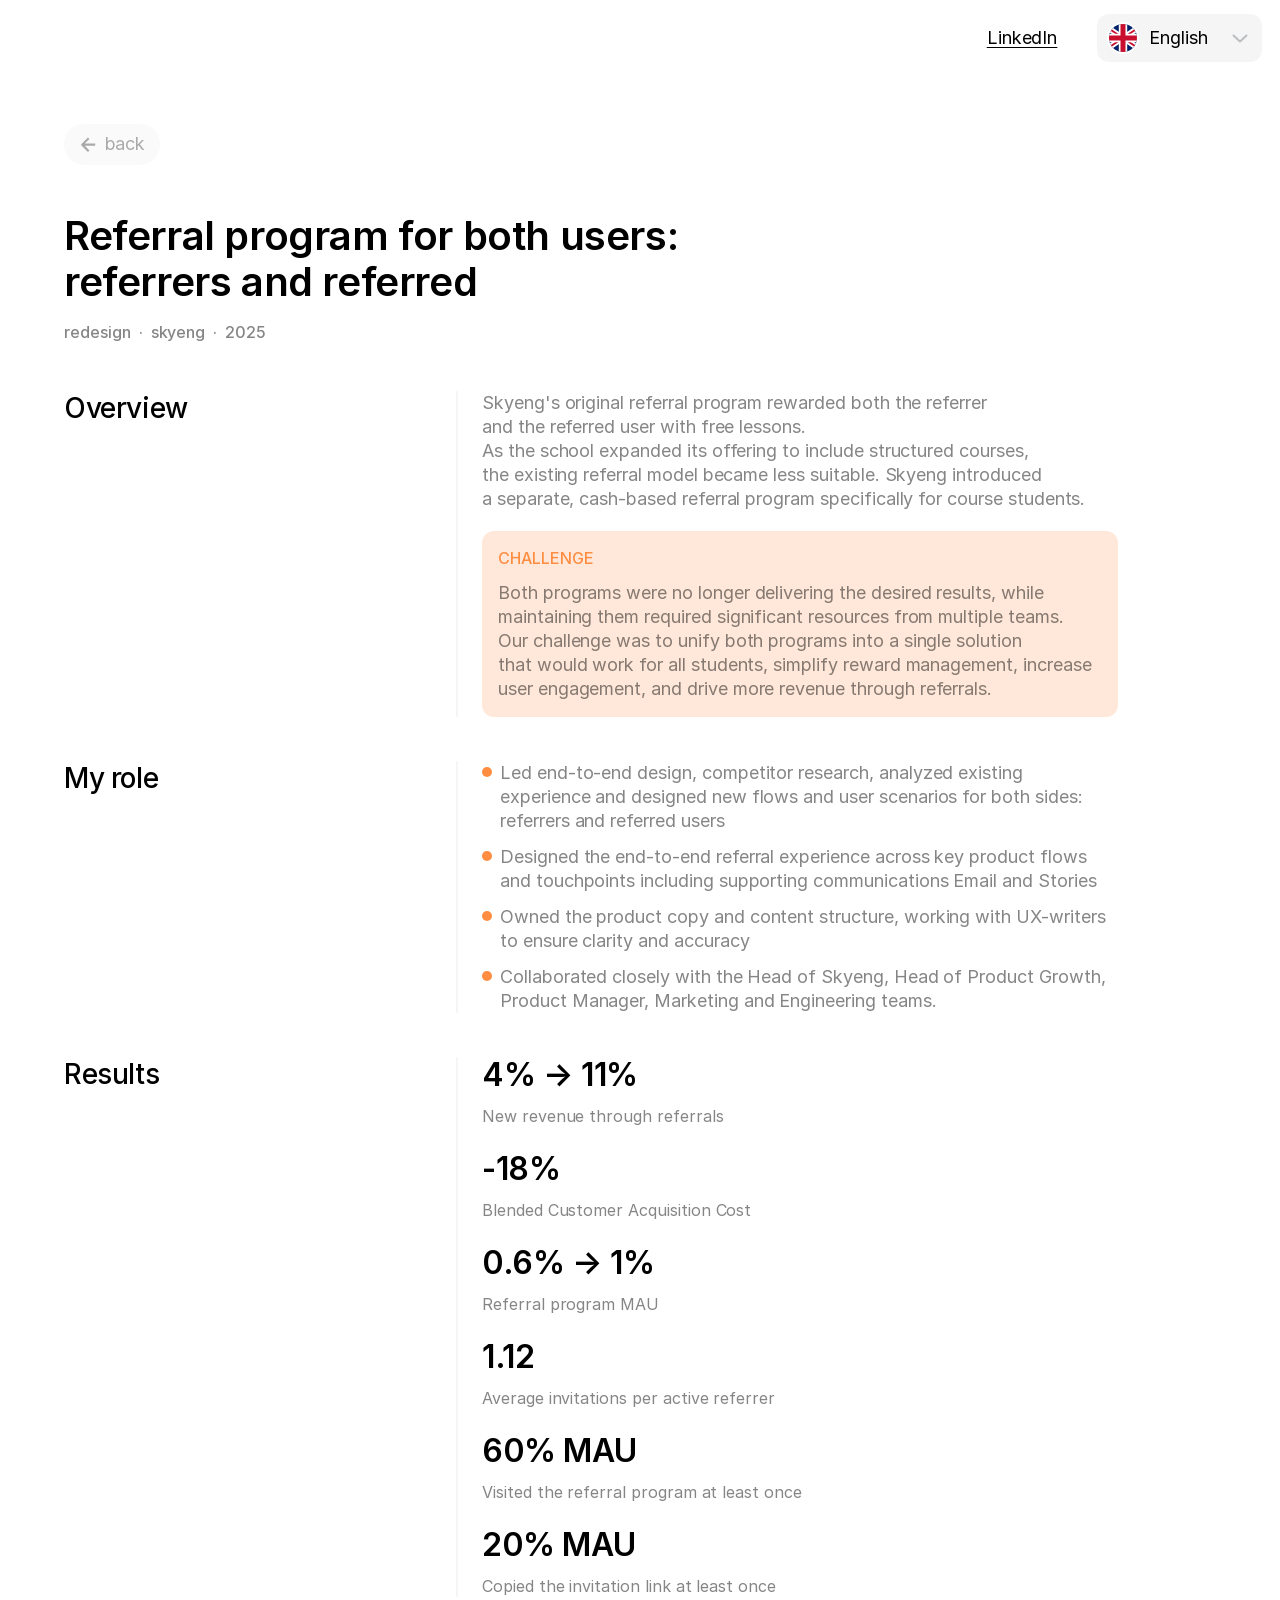
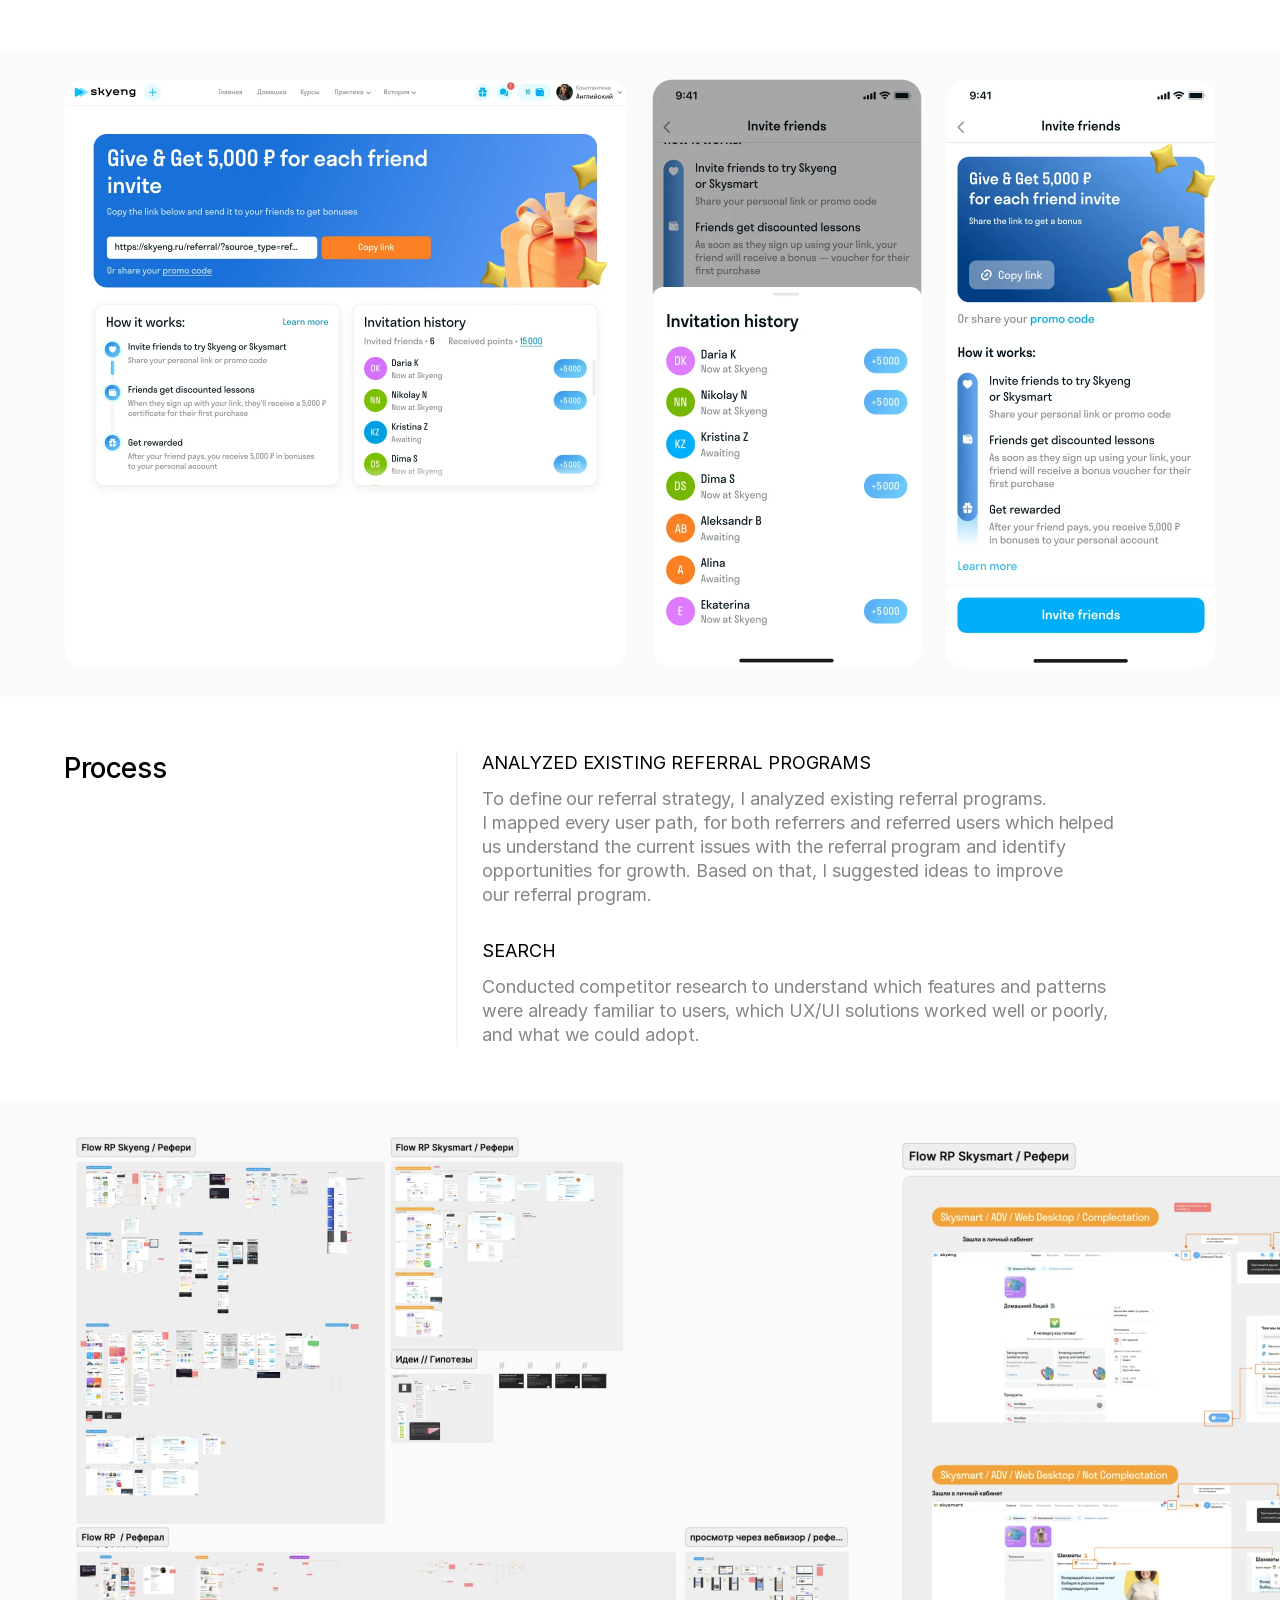
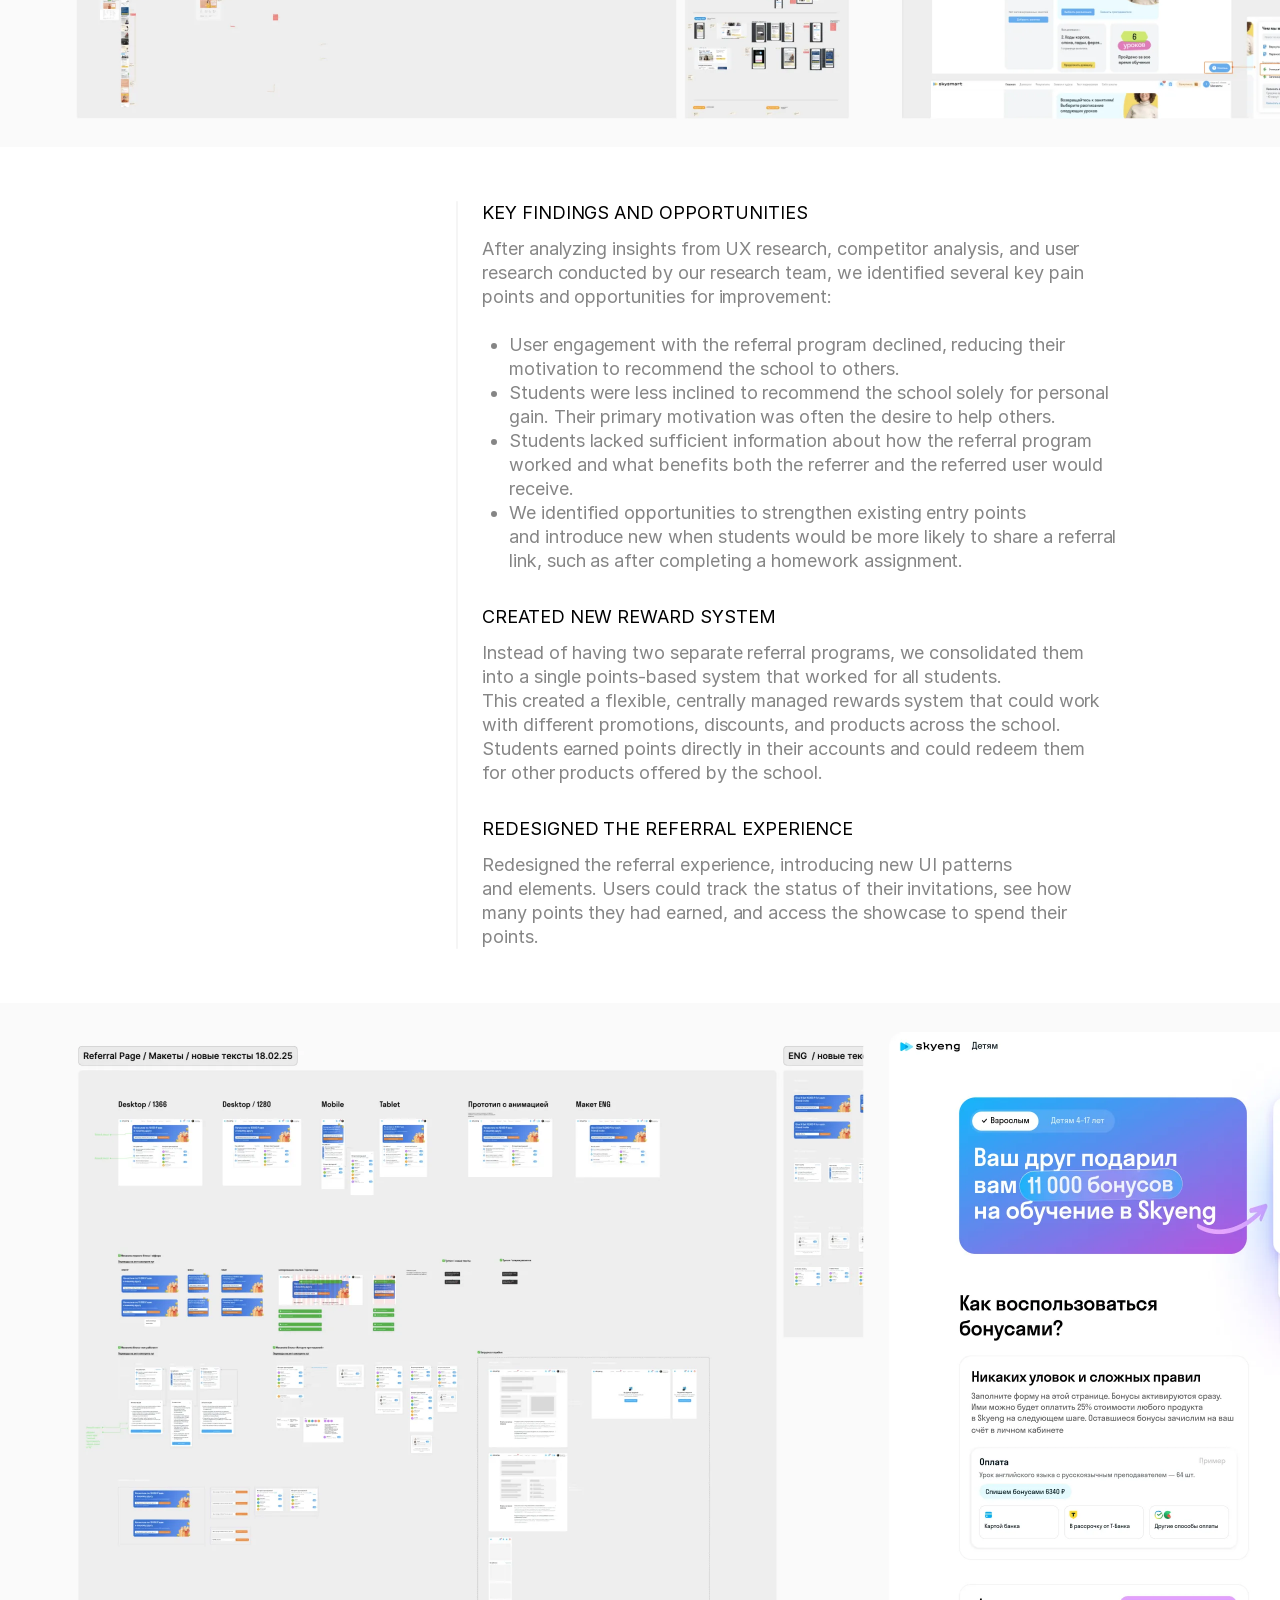
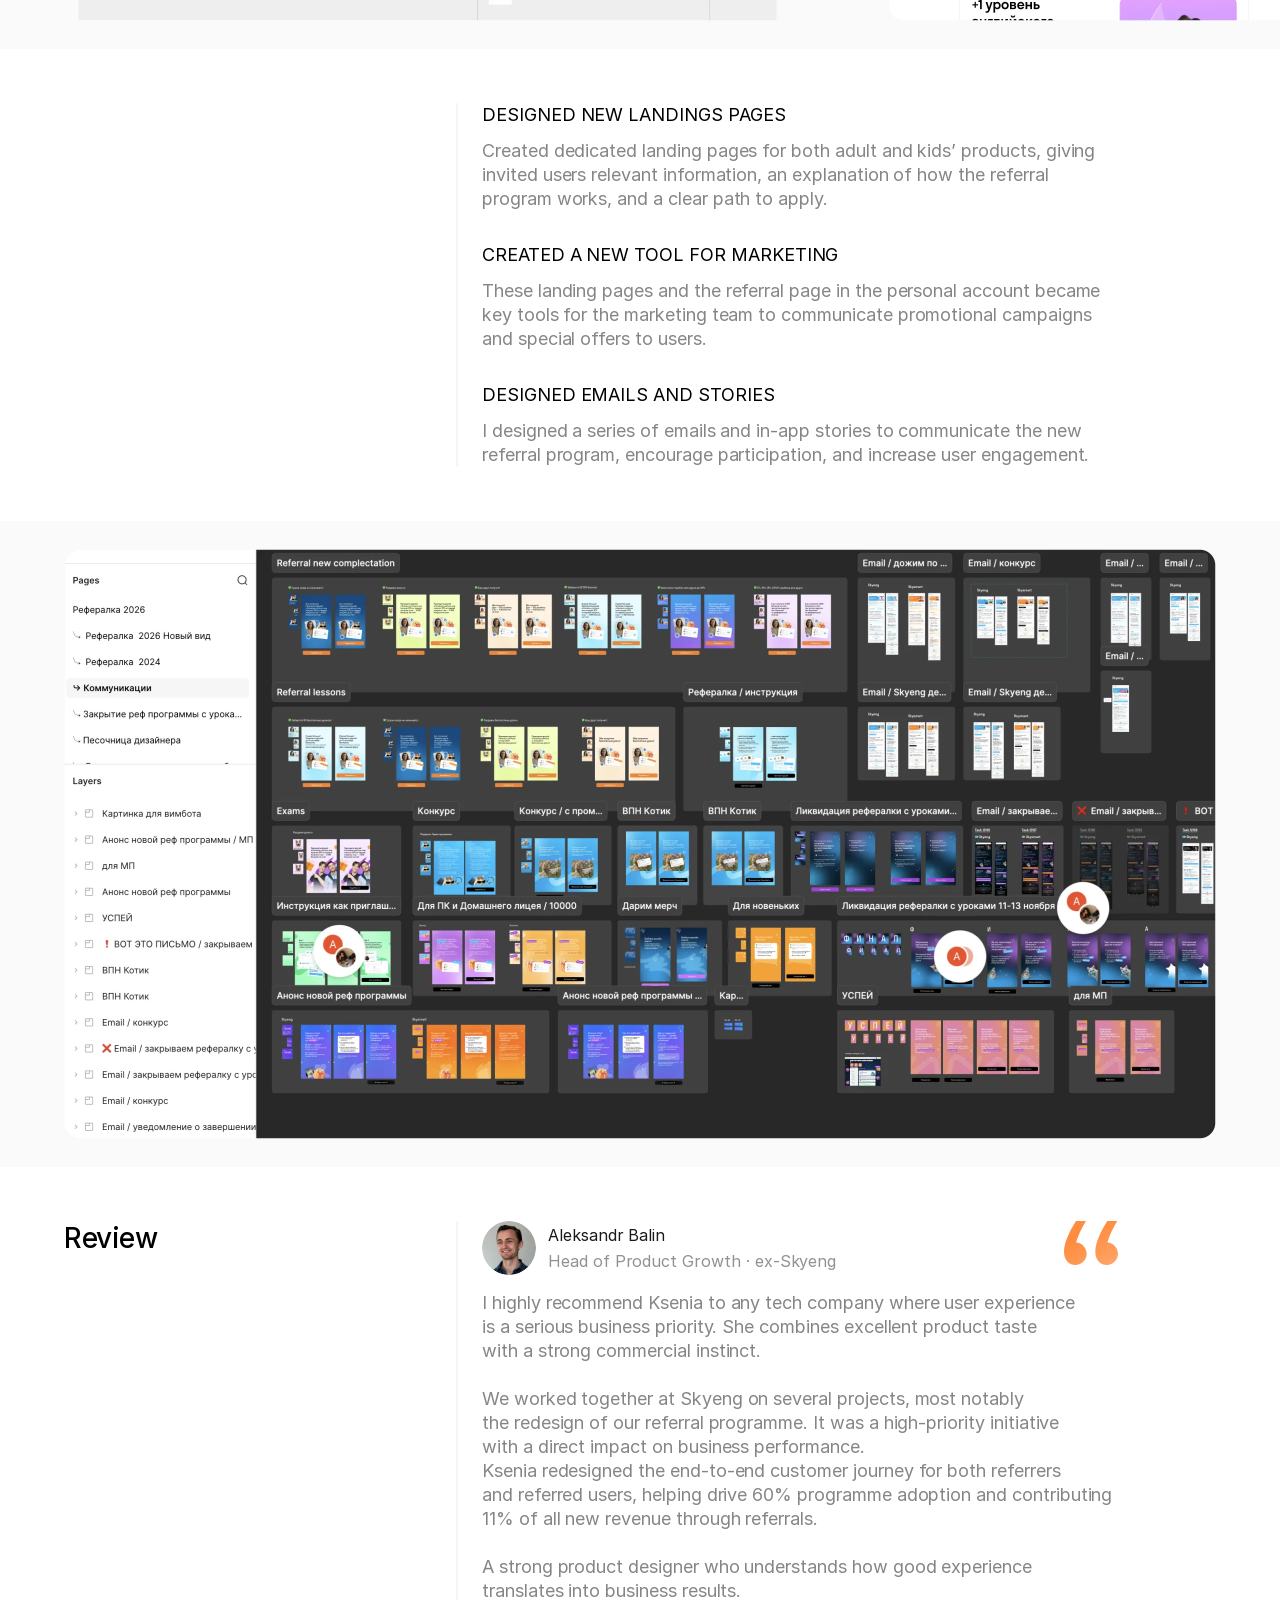
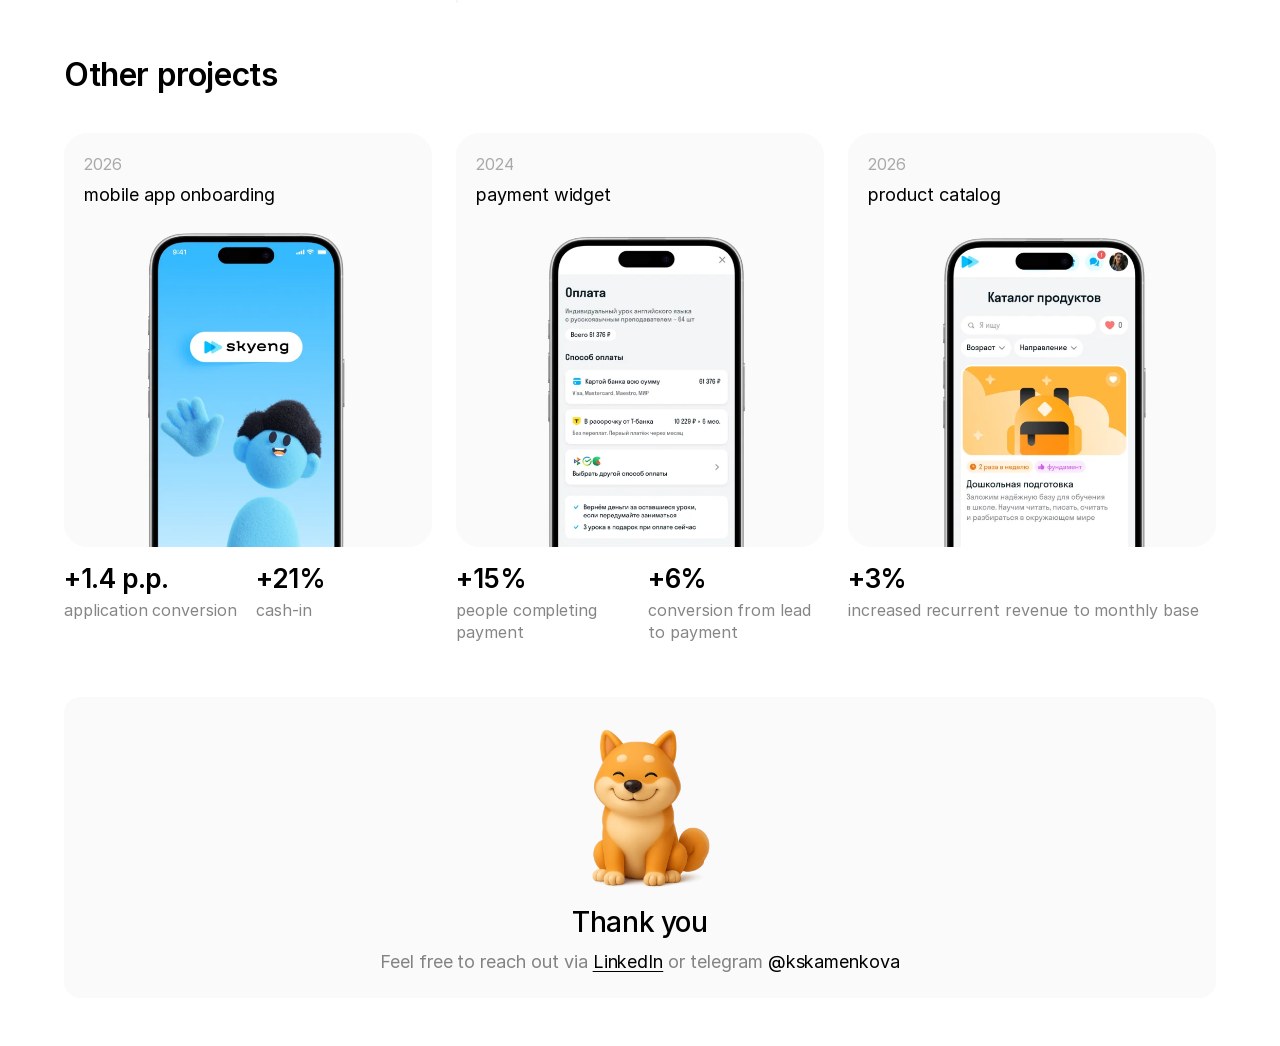
<file: referral/index.html>
<!doctype html>
<html lang="en">
<head>
<meta charset="utf-8">
<meta name="viewport" content="width=device-width, initial-scale=1">
<title>Referral program for both users: referrers and referred — Ksenia Kamenkova</title>
<meta name="description" content="A unified, points-based referral program for Skyeng: referral revenue grew from 4% to 11%, blended CAC down 18%.">
<link rel="canonical" href="https://kseniakamenkova.github.io/referral/">
<link rel="alternate" hreflang="en" href="https://kseniakamenkova.github.io/referral/">
<link rel="alternate" hreflang="ru" href="https://kseniakamenkova.github.io/ru/referral/">
<link rel="alternate" hreflang="x-default" href="https://kseniakamenkova.github.io/referral/">
<meta property="og:type" content="website">
<meta property="og:title" content="Referral program for both users: referrers and referred — Ksenia Kamenkova">
<meta property="og:description" content="A unified, points-based referral program for Skyeng: referral revenue grew from 4% to 11%, blended CAC down 18%.">
<meta property="og:url" content="https://kseniakamenkova.github.io/referral/">
<meta property="og:image" content="https://kseniakamenkova.github.io/assets/img/apple-touch-icon.png">
<link rel="icon" type="image/png" href="/assets/img/favicon.png">
<link rel="apple-touch-icon" href="/assets/img/apple-touch-icon.png">
<link rel="preload" href="/assets/fonts/Inter-Regular.woff2" as="font" type="font/woff2" crossorigin>
<link rel="stylesheet" href="/assets/css/style.css?v=7acd5cdd">
</head>
<body class="page-case">
<header class="site-header">
  <nav class="site-header__links" aria-label="Profiles">
    <a href="https://www.linkedin.com/in/ksenia-kamenkova-319421298" target="_blank" rel="noopener">LinkedIn</a>
  </nav>
  <div class="lang">
    <button class="lang__btn" type="button" aria-expanded="false" aria-controls="lang-menu" aria-label="Language: English">
      <span class="lang__flag"><img src="/assets/img/flag-gb.svg" alt="" width="28" height="28"></span><span class="lang__name">English</span><svg class="lang__chev" width="24" height="24" viewBox="0 0 24 24" aria-hidden="true"><path d="M5.5 9.5 12 15.5l6.5-6" fill="none" stroke="currentColor" stroke-width="2" stroke-linecap="round" stroke-linejoin="round"/></svg>
    </button>
    <ul class="lang__menu" id="lang-menu" hidden><li><a class="lang__opt" href="/referral/" hreflang="en" lang="en" aria-current="true"><span class="lang__flag"><img src="/assets/img/flag-gb.svg" alt="" width="28" height="28"></span><span>English</span></a></li><li><a class="lang__opt" href="/ru/referral/" hreflang="ru" lang="ru"><span class="lang__flag"><img src="/assets/img/flag-ru.svg" alt="" width="28" height="28"></span><span>Русский</span></a></li></ul>
  </div>
</header>
<main>
<div class="container">
  <a class="back" href="/"><img src="/assets/img/back-arrow.svg" alt="" width="17" height="17"><span>back</span></a>
</div>
<div class="case case--mobile">
  <div class="container case-head">
    <h1 class="case-head__title case-head__title--wide">Referral program for both users: <br>referrers and referred</h1>
    <p class="case-head__meta"><span>redesign</span><span aria-hidden="true">·</span><a class="meta-link" href="https://skyeng.ru/" target="_blank" rel="noopener">skyeng</a><span aria-hidden="true">·</span><span>2025</span></p>
  </div>
  <div class="case-flow">
    <div class="case-intro"><div class="container" style="--mo:0"><section class="section">
      <h2 class="section__title">Overview</h2>
      <div class="section__body"><p class="body">Skyeng&#x27;s original referral program rewarded both the referrer and the referred user with free lessons.
As the school expanded its offering to include structured courses, the existing referral model became less suitable. Skyeng introduced a separate, cash-based referral program specifically for course students.</p><div class="callout"><p class="callout__label">CHALLENGE</p><p class="body">Both programs were no longer delivering the desired results, while maintaining them required significant resources from multiple teams. 
Our challenge was to unify both programs into a single solution that would work for all students, simplify reward management, increase user engagement, and drive more revenue through referrals.</p></div></div>
    </section>
</div>
<div class="container" style="--mo:1"><section class="section">
      <h2 class="section__title">My role</h2>
      <div class="section__body"><ul class="points"><li>Led end-to-end design, competitor research, analyzed existing experience and designed new flows and user scenarios for both sides: referrers and referred users</li><li>Designed the end-to-end referral experience across key product flows and touchpoints including supporting communications Email and Stories</li><li>Owned the product copy and content structure, working with UX-writers to ensure clarity and accuracy</li><li>Collaborated closely with the Head of Skyeng, Head of Product Growth, Product Manager, Marketing and Engineering teams.</li></ul></div>
    </section>
</div>
<div class="container" style="--mo:3"><section class="section">
      <h2 class="section__title">Results</h2>
      <div class="section__body"><div class="metrics"><div class="metric"><p class="metric__value">4% → 11%</p><p class="metric__label">New revenue through referrals</p></div><div class="metric"><p class="metric__value">-18%</p><p class="metric__label">Blended Customer Acquisition Cost</p></div><div class="metric"><p class="metric__value">0.6% → 1%</p><p class="metric__label">Referral program MAU</p></div><div class="metric"><p class="metric__value">1.12</p><p class="metric__label">Average invitations per active referrer</p></div><div class="metric"><p class="metric__value">60% MAU</p><p class="metric__label">Visited the referral program at least once</p></div><div class="metric"><p class="metric__value">20% MAU</p><p class="metric__label">Copied the invitation link at least once</p></div></div></div>
    </section>
</div>
</div>
    <div class="rail rail--band" data-m="hide"><div class="rail__track"><div class="rail__items"><img src="/assets/img/referral/row1-1.webp" alt="" width="564" height="590" style="width:564px;height:590px;border-radius:20px" loading="lazy" draggable="false"><img src="/assets/img/referral/row1-2.webp" alt="" width="270" height="590" style="width:270px;height:590px;border-radius:20px" loading="lazy" draggable="false"><img src="/assets/img/referral/row1-3.webp" alt="" width="270" height="590" style="width:270px;height:590px;border-radius:20px" loading="lazy" draggable="false"></div></div></div>
<div class="container" style="--mo:4" data-m="break"><section class="section">
      <h2 class="section__title">Process</h2>
      <div class="section__body"><div class="groups"><div class="group"><h3 class="group__title">ANALYZED EXISTING REFERRAL PROGRAMS</h3><p class="body">To define our referral strategy, I analyzed existing referral programs. I mapped every user path, for both referrers and referred users which helped us understand the current issues with the referral program and identify opportunities for growth. Based on that, I suggested ideas to improve our referral program.</p></div><div class="group"><h3 class="group__title">SEARCH</h3><p class="body">Conducted competitor research to understand which features and patterns were already familiar to users, which UX/UI solutions worked well or poorly, and what we could adopt.</p></div></div></div>
    </section>
</div>
<div class="rail rail--band rail--scroll" data-m="hide"><div class="rail__track" tabindex="0" role="region" aria-label="Screens (scroll sideways)"><div class="rail__items"><img src="/assets/img/referral/row2-1.webp" alt="" width="800" height="590" style="width:800px;height:590px;border-radius:16px" loading="lazy" draggable="false"><img src="/assets/img/referral/row2-2.webp" alt="" width="747" height="590" style="width:747px;height:590px;border-radius:16px" loading="lazy" draggable="false"><img src="/assets/img/referral/row2-3.webp" alt="" width="747" height="590" style="width:747px;height:590px;border-radius:16px" loading="lazy" draggable="false"><img src="/assets/img/referral/row2-4.webp" alt="" width="747" height="590" style="width:747px;height:590px;border-radius:16px" loading="lazy" draggable="false"></div></div></div>
<div class="container" style="--mo:6"><section class="section section--untitled">
      <div class="section__title" aria-hidden="true"></div>
      <div class="section__body"><div class="groups"><div class="group"><h3 class="group__title">KEY FINDINGS AND OPPORTUNITIES</h3><p class="body">After analyzing insights from UX research, competitor analysis, and user research conducted by our research team, we identified several key pain points and opportunities for improvement:</p><ul class="body-list"><li>User engagement with the referral program declined, reducing their motivation to recommend the school to others.</li><li>Students were less inclined to recommend the school solely for personal gain. Their primary motivation was often the desire to help others.</li><li>Students lacked sufficient information about how the referral program worked and what benefits both the referrer and the referred user would receive.</li><li>We identified opportunities to strengthen existing entry points and introduce new when students would be more likely to share a referral link, such as after completing a homework assignment.</li></ul></div><div class="group"><h3 class="group__title">CREATED NEW REWARD SYSTEM</h3><p class="body">Instead of having two separate referral programs, we consolidated them into a single points-based system that worked for all students.
This created a flexible, centrally managed rewards system that could work with different promotions, discounts, and products across the school. Students earned points directly in their accounts and could redeem them for other products offered by the school.</p></div><div class="group"><h3 class="group__title">REDESIGNED THE REFERRAL EXPERIENCE</h3><p class="body">Redesigned the referral experience, introducing new UI patterns and elements. Users could track the status of their invitations, see how many points they had earned, and access the showcase to spend their points.</p></div></div></div>
    </section>
</div>
<div class="rail rail--band rail--scroll" data-m="hide"><div class="rail__track" tabindex="0" role="region" aria-label="Screens (scroll sideways)"><div class="rail__items"><img src="/assets/img/referral/row3-1.webp" alt="" width="800" height="590" style="width:800px;height:590px;border-radius:16px" loading="lazy" draggable="false"><img src="/assets/img/referral/row3-2.webp" alt="" width="692" height="590" style="width:692px;height:590px;border-radius:16px" loading="lazy" draggable="false"><img src="/assets/img/referral/row3-3.webp" alt="" width="386" height="590" style="width:386px;height:590px;border-radius:20px" loading="lazy" draggable="false"><img src="/assets/img/referral/row3-4.webp" alt="" width="683" height="590" style="width:683px;height:590px;border-radius:16px" loading="lazy" draggable="false"><img src="/assets/img/referral/row3-5.webp" alt="" width="1178" height="590" style="width:1178px;height:590px;border-radius:16px" loading="lazy" draggable="false"></div></div></div>
<div class="container" style="--mo:8"><section class="section section--untitled">
      <div class="section__title" aria-hidden="true"></div>
      <div class="section__body"><div class="groups"><div class="group"><h3 class="group__title">DESIGNED NEW LANDINGS PAGES</h3><p class="body">Created dedicated landing pages for both adult and kids’ products, giving invited users relevant information, an explanation of how the referral program works, and a clear path to apply.</p></div><div class="group"><h3 class="group__title">CREATED A NEW TOOL FOR MARKETING</h3><p class="body">These landing pages and the referral page in the personal account became key tools for the marketing team to communicate promotional campaigns and special offers to users.</p></div><div class="group"><h3 class="group__title">DESIGNED EMAILS AND STORIES</h3><p class="body">I designed a series of emails and in-app stories to communicate the new referral program, encourage participation, and increase user engagement.</p></div></div></div>
    </section>
</div>
<div class="rail rail--band" data-m="hide"><div class="rail__track"><div class="rail__items"><img src="/assets/img/referral/row4-1.webp" alt="" width="1152" height="590" style="width:1152px;height:590px;border-radius:16px" loading="lazy" draggable="false"></div></div></div>
<div class="container" style="--mo:10" data-m="break"><section class="section">
      <h2 class="section__title">Review</h2>
      <div class="section__body"><figure class="review">
          <img class="review__quote" src="/assets/img/quote.svg" alt="" width="54" height="44">
          <figcaption class="review__who">
            <img class="review__photo" src="/assets/img/reviews/ref.webp" alt="" width="54" height="54" loading="lazy">
            <span class="review__about"><span class="review__name">Aleksandr Balin</span><span class="review__role">Head of Product Growth · ex‑Skyeng</span></span>
          </figcaption>
          <blockquote class="review__text"><p>I highly recommend Ksenia to any tech company where user experience is a serious business priority. She combines excellent product taste with a strong commercial instinct.</p><p>We worked together at Skyeng on several projects, most notably the redesign of our referral programme. It was a high-priority initiative with a direct impact on business performance.<br>Ksenia redesigned the end-to-end customer journey for both referrers and referred users, helping drive 60% programme adoption and contributing 11% of all new revenue through referrals.</p><p>A strong product designer who understands how good experience translates into business results.</p></blockquote>
        </figure></div>
    </section>
</div>
<div class="rail rail--band rail--scroll rail--m" style="--mo:2"><div class="rail__track" tabindex="0" role="region" aria-label="Screens (scroll sideways)"><div class="rail__items" style="gap:21.3px"><img src="/assets/img/referral/m-row1-1.webp" alt="" width="240" height="524" style="width:239.8px;height:524px;border-radius:17.76px" loading="lazy" draggable="false"><img src="/assets/img/referral/m-row1-2.webp" alt="" width="240" height="524" style="width:239.8px;height:524px;border-radius:17.76px" loading="lazy" draggable="false"><img src="/assets/img/referral/m-row1-3.webp" alt="" width="501" height="524" style="width:500.9px;height:524px;border-radius:17.76px" loading="lazy" draggable="false"></div></div></div>
<div class="rail rail--band rail--scroll rail--m" style="--mo:5"><div class="rail__track" tabindex="0" role="region" aria-label="Screens (scroll sideways)"><div class="rail__items"><img src="/assets/img/referral/m-row2-1.webp" alt="" width="460" height="524" style="width:460px;height:524px;border-radius:14.21px" loading="lazy" draggable="false"><img src="/assets/img/referral/m-row2-2.webp" alt="" width="460" height="524" style="width:460px;height:524px;border-radius:14.21px" loading="lazy" draggable="false"><img src="/assets/img/referral/m-row2-3.webp" alt="" width="460" height="524" style="width:460px;height:524px;border-radius:14.21px" loading="lazy" draggable="false"><img src="/assets/img/referral/m-row2-4.webp" alt="" width="460" height="524" style="width:460px;height:524px;border-radius:14.21px" loading="lazy" draggable="false"></div></div></div>
<div class="rail rail--band rail--scroll rail--m" style="--mo:7"><div class="rail__track" tabindex="0" role="region" aria-label="Screens (scroll sideways)"><div class="rail__items"><img src="/assets/img/referral/m-row3-1.webp" alt="" width="427" height="524" style="width:427px;height:524px;border-radius:16px" loading="lazy" draggable="false"><img src="/assets/img/referral/m-row3-2.webp" alt="" width="270" height="525" style="width:270px;height:525px;border-radius:0px" loading="lazy" draggable="false"><img src="/assets/img/referral/m-row3-3.webp" alt="" width="270" height="525" style="width:270px;height:525px;border-radius:16px" loading="lazy" draggable="false"><img src="/assets/img/referral/m-row3-4.webp" alt="" width="270" height="525" style="width:270px;height:525px;border-radius:16px" loading="lazy" draggable="false"><img src="/assets/img/referral/m-row3-5.webp" alt="" width="270" height="525" style="width:270px;height:525px;border-radius:16px" loading="lazy" draggable="false"><img src="/assets/img/referral/m-row3-6.webp" alt="" width="734" height="524" style="width:734px;height:524px;border-radius:16px" loading="lazy" draggable="false"></div></div></div>
<div class="rail rail--band rail--scroll rail--m" style="--mo:9"><div class="rail__track" tabindex="0" role="region" aria-label="Screens (scroll sideways)"><div class="rail__items"><img src="/assets/img/referral/m-row4-1.webp" alt="" width="774" height="512" style="width:774px;height:512px;border-radius:16px" loading="lazy" draggable="false"></div></div></div>
    <div class="container case-others" style="--mo:998" data-m="break"><section class="others" aria-labelledby="others-title">
      <h2 class="others__title" id="others-title">Other projects</h2>
      <div class="others__track" tabindex="0" role="region" aria-label="Other projects"><article class="other">
          <a class="other__card" href="/onboarding/" aria-label="Open case study: mobile app onboarding">
            <img class="other__img" src="/assets/img/home/mcard-onb.webp" alt="" width="358" height="403" loading="lazy">
            <span class="other__year">2026</span>
            <span class="other__label">mobile app onboarding</span>
          </a>
          <div class="other__metrics"><div class="metric"><p class="metric__value">+1.4 p.p.</p><p class="metric__label">application conversion</p></div><div class="metric"><p class="metric__value">+21%</p><p class="metric__label">cash-in</p></div></div>
        </article><article class="other">
          <a class="other__card" href="/payment-widget/" aria-label="Open case study: payment widget">
            <img class="other__img" src="/assets/img/home/mcard-pay.webp" alt="" width="358" height="403" loading="lazy">
            <span class="other__year">2024</span>
            <span class="other__label">payment widget</span>
          </a>
          <div class="other__metrics"><div class="metric"><p class="metric__value">+15%</p><p class="metric__label">people completing payment</p></div><div class="metric"><p class="metric__value">+6%</p><p class="metric__label">conversion from lead to payment</p></div></div>
        </article><article class="other">
          <a class="other__card" href="/product-catalog/" aria-label="Open case study: product catalog">
            <img class="other__img" src="/assets/img/home/mcard-cat.webp" alt="" width="358" height="403" loading="lazy">
            <span class="other__year">2026</span>
            <span class="other__label">product catalog</span>
          </a>
          <div class="other__metrics"><div class="metric"><p class="metric__value">+3%</p><p class="metric__label">increased recurrent revenue to monthly base</p></div></div>
        </article></div>
    </section></div>
    <div class="container case-contact"><section class="contact" aria-label="Contact">
  <div class="contact__dog" aria-hidden="true">
    <img class="contact__tail" src="/assets/img/shiba-tail.webp" alt="" width="140" height="177" loading="lazy">
    <img class="contact__img" src="/assets/img/shiba-body.webp" alt="" width="140" height="177" loading="lazy">
  </div>
  <div class="contact__text">
    <h2 class="contact__title">Thank you</h2>
    <p class="contact__line">Feel free to reach out via <a class="u" href="https://www.linkedin.com/in/ksenia-kamenkova-319421298" target="_blank" rel="noopener">LinkedIn</a><br class="contact__br"> or telegram <a class="plain" href="https://t.me/kskamenkova" target="_blank" rel="noopener">@kskamenkova</a></p>
  </div>
</section>
</div>
  </div>
</div>
</main>
<script src="/assets/js/main.js?v=b38e8a7d" defer></script>
</body>
</html>
</file>
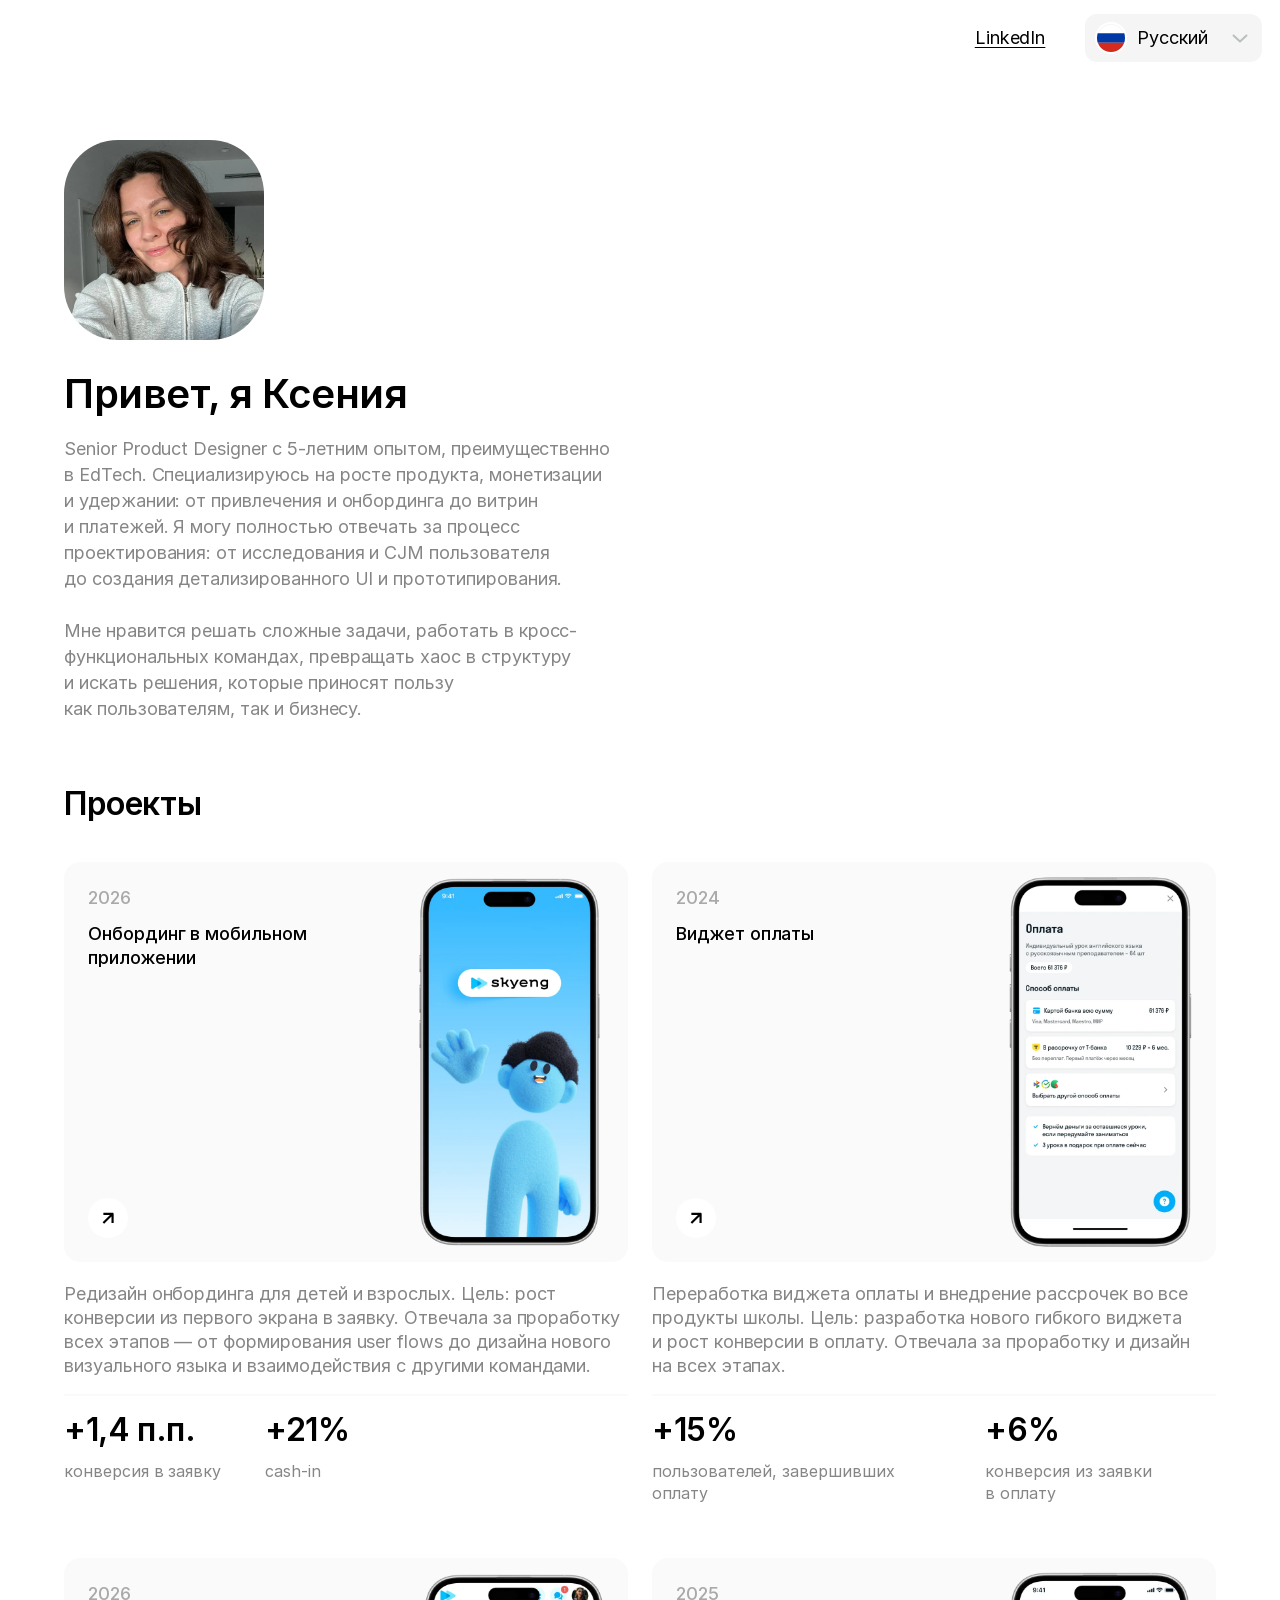
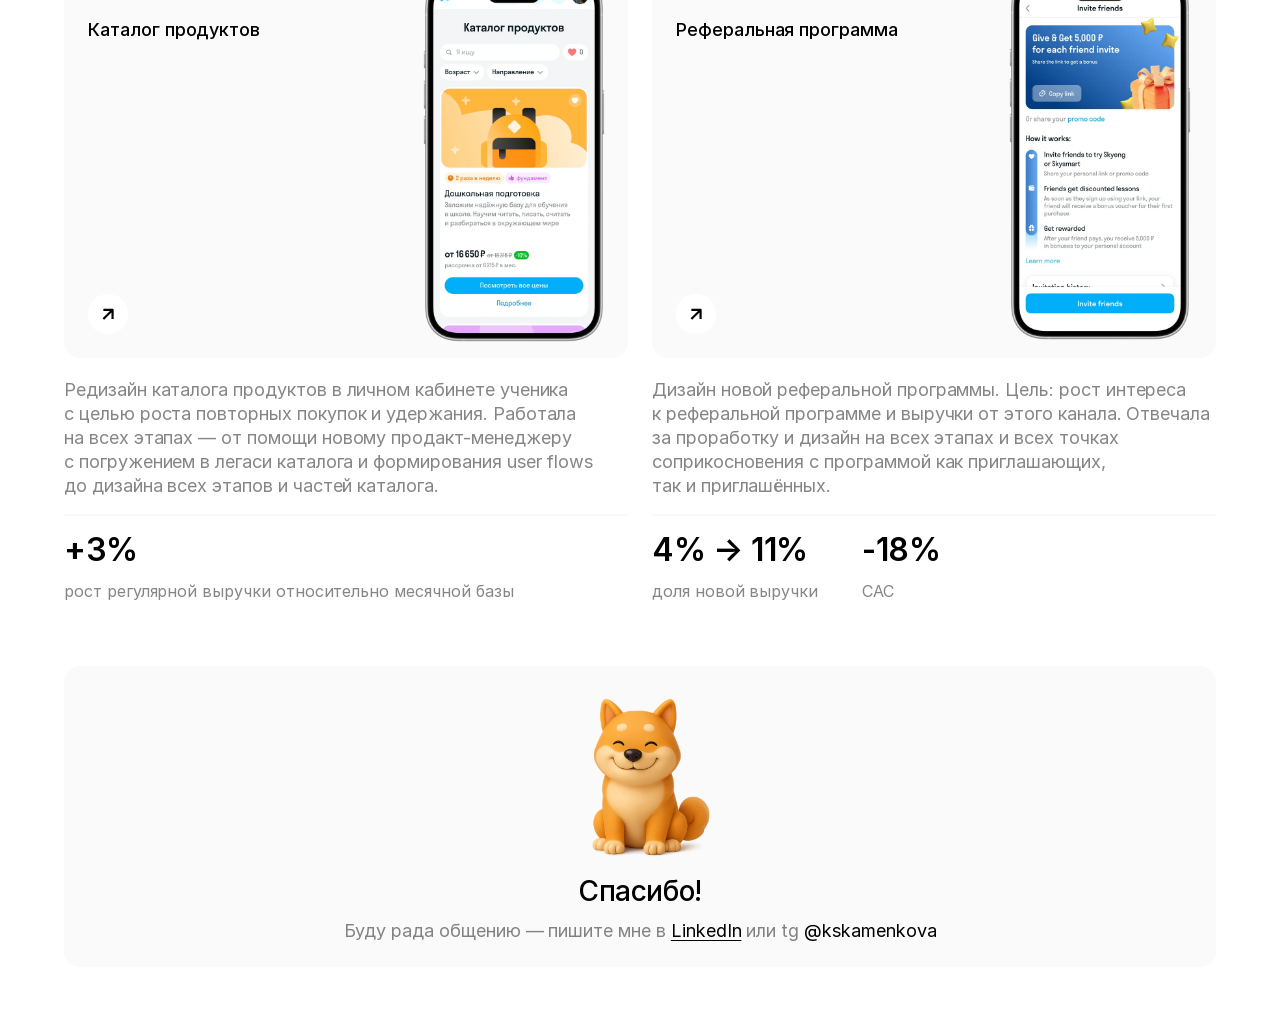
<file: ru/index.html>
<!doctype html>
<html lang="ru">
<head>
<meta charset="utf-8">
<meta name="viewport" content="width=device-width, initial-scale=1">
<title>Ксения Каменкова — Senior Product Designer</title>
<meta name="description" content="Senior Product Designer с 5-летним опытом в EdTech: онбординг, конверсия, рефералы и платежи.">
<link rel="canonical" href="https://kseniakamenkova.github.io/ru/">
<link rel="alternate" hreflang="en" href="https://kseniakamenkova.github.io/">
<link rel="alternate" hreflang="ru" href="https://kseniakamenkova.github.io/ru/">
<link rel="alternate" hreflang="x-default" href="https://kseniakamenkova.github.io/">
<meta property="og:type" content="website">
<meta property="og:title" content="Ксения Каменкова — Senior Product Designer">
<meta property="og:description" content="Senior Product Designer с 5-летним опытом в EdTech: онбординг, конверсия, рефералы и платежи.">
<meta property="og:url" content="https://kseniakamenkova.github.io/ru/">
<meta property="og:image" content="https://kseniakamenkova.github.io/assets/img/apple-touch-icon.png">
<link rel="icon" type="image/png" href="/assets/img/favicon.png">
<link rel="apple-touch-icon" href="/assets/img/apple-touch-icon.png">
<link rel="preload" href="/assets/fonts/Inter-Regular.woff2" as="font" type="font/woff2" crossorigin>
<link rel="stylesheet" href="/assets/css/style.css?v=7acd5cdd">
</head>
<body class="page-home">
<header class="site-header">
  <nav class="site-header__links" aria-label="Профили">
    <a href="https://www.linkedin.com/in/ksenia-kamenkova-319421298" target="_blank" rel="noopener">LinkedIn</a>
  </nav>
  <div class="lang">
    <button class="lang__btn" type="button" aria-expanded="false" aria-controls="lang-menu" aria-label="Язык: Русский">
      <span class="lang__flag"><img src="/assets/img/flag-ru.svg" alt="" width="28" height="28"></span><span class="lang__name">Русский</span><svg class="lang__chev" width="24" height="24" viewBox="0 0 24 24" aria-hidden="true"><path d="M5.5 9.5 12 15.5l6.5-6" fill="none" stroke="currentColor" stroke-width="2" stroke-linecap="round" stroke-linejoin="round"/></svg>
    </button>
    <ul class="lang__menu" id="lang-menu" hidden><li><a class="lang__opt" href="/" hreflang="en" lang="en"><span class="lang__flag"><img src="/assets/img/flag-gb.svg" alt="" width="28" height="28"></span><span>English</span></a></li><li><a class="lang__opt" href="/ru/" hreflang="ru" lang="ru" aria-current="true"><span class="lang__flag"><img src="/assets/img/flag-ru.svg" alt="" width="28" height="28"></span><span>Русский</span></a></li></ul>
  </div>
</header>
<main>
<div class="container home">
  <section class="hello">
    <div class="hello__avatar"><img src="/assets/img/home/avatar.webp" alt="Ксения Каменкова" width="288" height="383"></div>
    <div class="hello__text">
      <h1 class="hello__title">Привет, я Ксения</h1>
      <div class="hello__intro"><p>Senior Product Designer с 5-летним опытом, преимущественно в EdTech. Специализируюсь на росте продукта, монетизации и удержании: от привлечения и онбординга до витрин и платежей. Я могу полностью отвечать за процесс проектирования: от исследования и CJM пользователя до создания детализированного UI и прототипирования.</p><p>Мне нравится решать сложные задачи, работать в кросс-функциональных командах, превращать хаос в структуру и искать решения, которые приносят пользу как пользователям, так и бизнесу.</p></div>
    </div>
  </section>
  <section class="projects" aria-labelledby="projects-title">
    <h2 id="projects-title" class="projects__title">Проекты</h2>
    <div class="projects__grid">
      <article class="project">
        <a class="project__card" href="/ru/onboarding/" aria-label="Открыть кейс: Онбординг в мобильном приложении">
          <img class="project__mimg" src="/assets/img/home/mcard-onb.webp" alt="" width="358" height="403" loading="lazy" style="top:24px">
          <span class="project__year">2026</span>
          <span class="project__label">Онбординг в мобильном приложении</span>
          <span class="project__btn" aria-hidden="true"><img src="/assets/img/arrow-card.svg" alt="" width="17" height="17"></span>
          <span class="project__media" aria-hidden="true">
            <span class="project__crop" style="--x:58px;--y:6px;--w:193px;--h:388px;--mx:-1px;--my:-21px;--mw:205px;--mh:412px">
              <img src="/assets/img/home/card-onb.webp" alt="" style="--iw:323.55%;--ih:120.7%;--il:-112.37%;--it:-10.31%;--miw:323.55%;--mih:120.7%;--mil:-112.37%;--mit:-10.31%" loading="lazy">
            </span>
          </span>
        </a>
        <div class="project__info">
          <p class="project__text">Редизайн онбординга для детей и взрослых. Цель: рост конверсии из первого экрана в заявку. Отвечала за проработку всех этапов — от формирования user flows до дизайна нового визуального языка и взаимодействия с другими командами.</p>
          <div class="project__line"></div>
          <div class="project__metrics"><div class="metric"><p class="metric__value">+1,4 п.п.</p><p class="metric__label">конверсия в заявку</p></div><div class="metric"><p class="metric__value">+21%</p><p class="metric__label">cash-in</p></div></div>
          <div class="project__mmetrics"><div class="metric"><p class="metric__value">+1,4 п.п.</p><p class="metric__label">конверсия в заявку</p></div><div class="metric"><p class="metric__value">+21%</p><p class="metric__label">cash-in</p></div></div>
        </div>
      </article>
      <article class="project">
        <a class="project__card" href="/ru/payment-widget/" aria-label="Открыть кейс: Виджет оплаты">
          <img class="project__mimg" src="/assets/img/home/mcard-pay.webp" alt="" width="358" height="403" loading="lazy">
          <span class="project__year">2024</span>
          <span class="project__label">Виджет оплаты</span>
          <span class="project__btn" aria-hidden="true"><img src="/assets/img/arrow-card.svg" alt="" width="17" height="17"></span>
          <span class="project__media" aria-hidden="true">
            <span class="project__crop" style="--x:0px;--y:0px;--w:272px;--h:400px;--mx:-67px;--my:-26px;--mw:287px;--mh:325px">
              <img src="/assets/img/home/card-pay.webp" alt="" style="--iw:231.37%;--ih:118%;--il:-58.09%;--it:-9%;--miw:231.37%;--mih:153.22%;--mil:-58.09%;--mit:-11.69%" loading="lazy">
            </span>
          </span>
        </a>
        <div class="project__info">
          <p class="project__text">Переработка виджета оплаты и внедрение рассрочек во все продукты школы. Цель: разработка нового гибкого виджета и рост конверсии в оплату. Отвечала за проработку и дизайн на всех этапах.</p>
          <div class="project__line"></div>
          <div class="project__metrics"><div class="metric"><p class="metric__value">+15%</p><p class="metric__label">пользователей, завершивших оплату</p></div><div class="metric"><p class="metric__value">+6%</p><p class="metric__label">конверсия из заявки в оплату</p></div></div>
          <div class="project__mmetrics"><div class="metric"><p class="metric__value">+15%</p><p class="metric__label">пользователей, завершивших оплату</p></div><div class="metric"><p class="metric__value">+6%</p><p class="metric__label">конверсия из заявки в оплату</p></div></div>
        </div>
      </article>
      <article class="project">
        <a class="project__card" href="/ru/product-catalog/" aria-label="Открыть кейс: Каталог продуктов">
          <img class="project__mimg" src="/assets/img/home/mcard-cat.webp" alt="" width="358" height="403" loading="lazy">
          <span class="project__year">2026</span>
          <span class="project__label">Каталог продуктов</span>
          <span class="project__btn" aria-hidden="true"><img src="/assets/img/arrow-card.svg" alt="" width="17" height="17"></span>
          <span class="project__media" aria-hidden="true">
            <span class="project__crop" style="--x:-1px;--y:0px;--w:295px;--h:400px;--mx:-73px;--my:-33px;--mw:323px;--mh:438px">
              <img src="/assets/img/home/card-cat.webp" alt="" style="--iw:211.53%;--ih:117%;--il:-51.86%;--it:-8.5%;--miw:211.53%;--mih:117%;--mil:-51.86%;--mit:-8.5%" loading="lazy">
            </span>
          </span>
        </a>
        <div class="project__info">
          <p class="project__text">Редизайн каталога продуктов в личном кабинете ученика с целью роста повторных покупок и удержания. Работала на всех этапах — от помощи новому продакт-менеджеру с погружением в легаси каталога и формирования user flows до дизайна всех этапов и частей каталога.</p>
          <div class="project__line"></div>
          <div class="project__metrics"><div class="metric"><p class="metric__value">+3%</p><p class="metric__label">рост регулярной выручки относительно месячной базы</p></div></div>
          <div class="project__mmetrics"><div class="metric"><p class="metric__value">+3%</p><p class="metric__label">рост регулярной выручки относительно месячной базы</p></div></div>
        </div>
      </article>
      <article class="project">
        <a class="project__card" href="/ru/referral/" aria-label="Открыть кейс: Реферальная программа">
          <img class="project__mimg" src="/assets/img/home/mcard-ref.webp" alt="" width="358" height="403" loading="lazy">
          <span class="project__year">2025</span>
          <span class="project__label">Реферальная программа</span>
          <span class="project__btn" aria-hidden="true"><img src="/assets/img/arrow-card.svg" alt="" width="17" height="17"></span>
          <span class="project__media" aria-hidden="true">
            <span class="project__crop" style="--x:-3px;--y:0px;--w:272px;--h:400px;--mx:-67px;--my:-26px;--mw:277px;--mh:408px">
              <img src="/assets/img/home/card-ref.webp" alt="" style="--iw:229.41%;--ih:117%;--il:-56.25%;--it:-9%;--miw:229.41%;--mih:117%;--mil:-56.25%;--mit:-9%" loading="lazy">
            </span>
          </span>
        </a>
        <div class="project__info">
          <p class="project__text">Дизайн новой реферальной программы. Цель: рост интереса к реферальной программе и выручки от этого канала. Отвечала за проработку и дизайн на всех этапах и всех точках соприкосновения с программой как приглашающих, так и приглашённых.</p>
          <div class="project__line"></div>
          <div class="project__metrics"><div class="metric"><p class="metric__value">4% → 11%</p><p class="metric__label">доля новой выручки</p></div><div class="metric"><p class="metric__value">-18%</p><p class="metric__label">CAC</p></div></div>
          <div class="project__mmetrics"><div class="metric"><p class="metric__value">4% → 11%</p><p class="metric__label">доля новой выручки</p></div><div class="metric"><p class="metric__value">-18%</p><p class="metric__label">CAC</p></div></div>
        </div>
      </article>
    </div>
  </section>
  <section class="contact" aria-label="Контакты">
  <div class="contact__dog" aria-hidden="true">
    <img class="contact__tail" src="/assets/img/shiba-tail.webp" alt="" width="140" height="177" loading="lazy">
    <img class="contact__img" src="/assets/img/shiba-body.webp" alt="" width="140" height="177" loading="lazy">
  </div>
  <div class="contact__text">
    <h2 class="contact__title">Спасибо!</h2>
    <p class="contact__line">Буду рада общению — пишите мне в <a class="u" href="https://www.linkedin.com/in/ksenia-kamenkova-319421298" target="_blank" rel="noopener">LinkedIn</a><br class="contact__br"> или tg <a class="plain" href="https://t.me/kskamenkova" target="_blank" rel="noopener">@kskamenkova</a></p>
  </div>
</section>
</div>
</main>
<script src="/assets/js/main.js?v=b38e8a7d" defer></script>
</body>
</html>
</file>
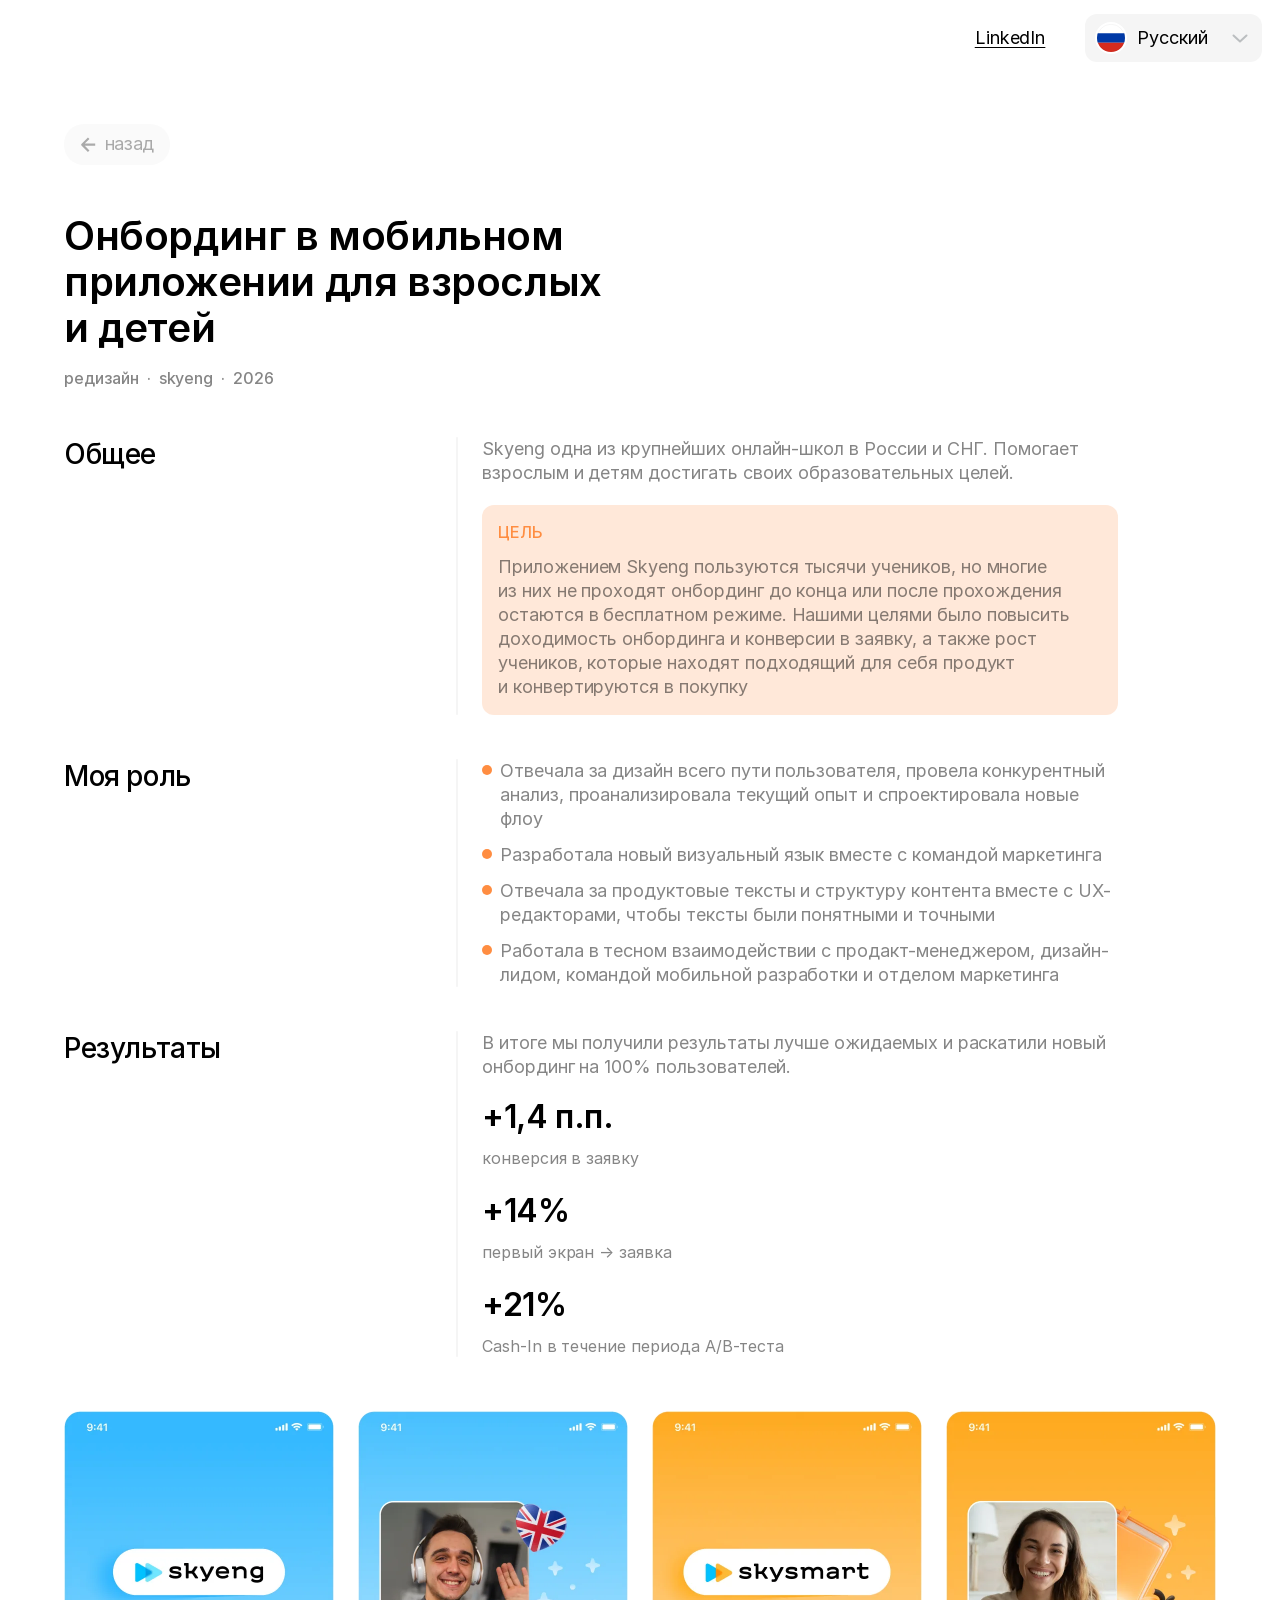
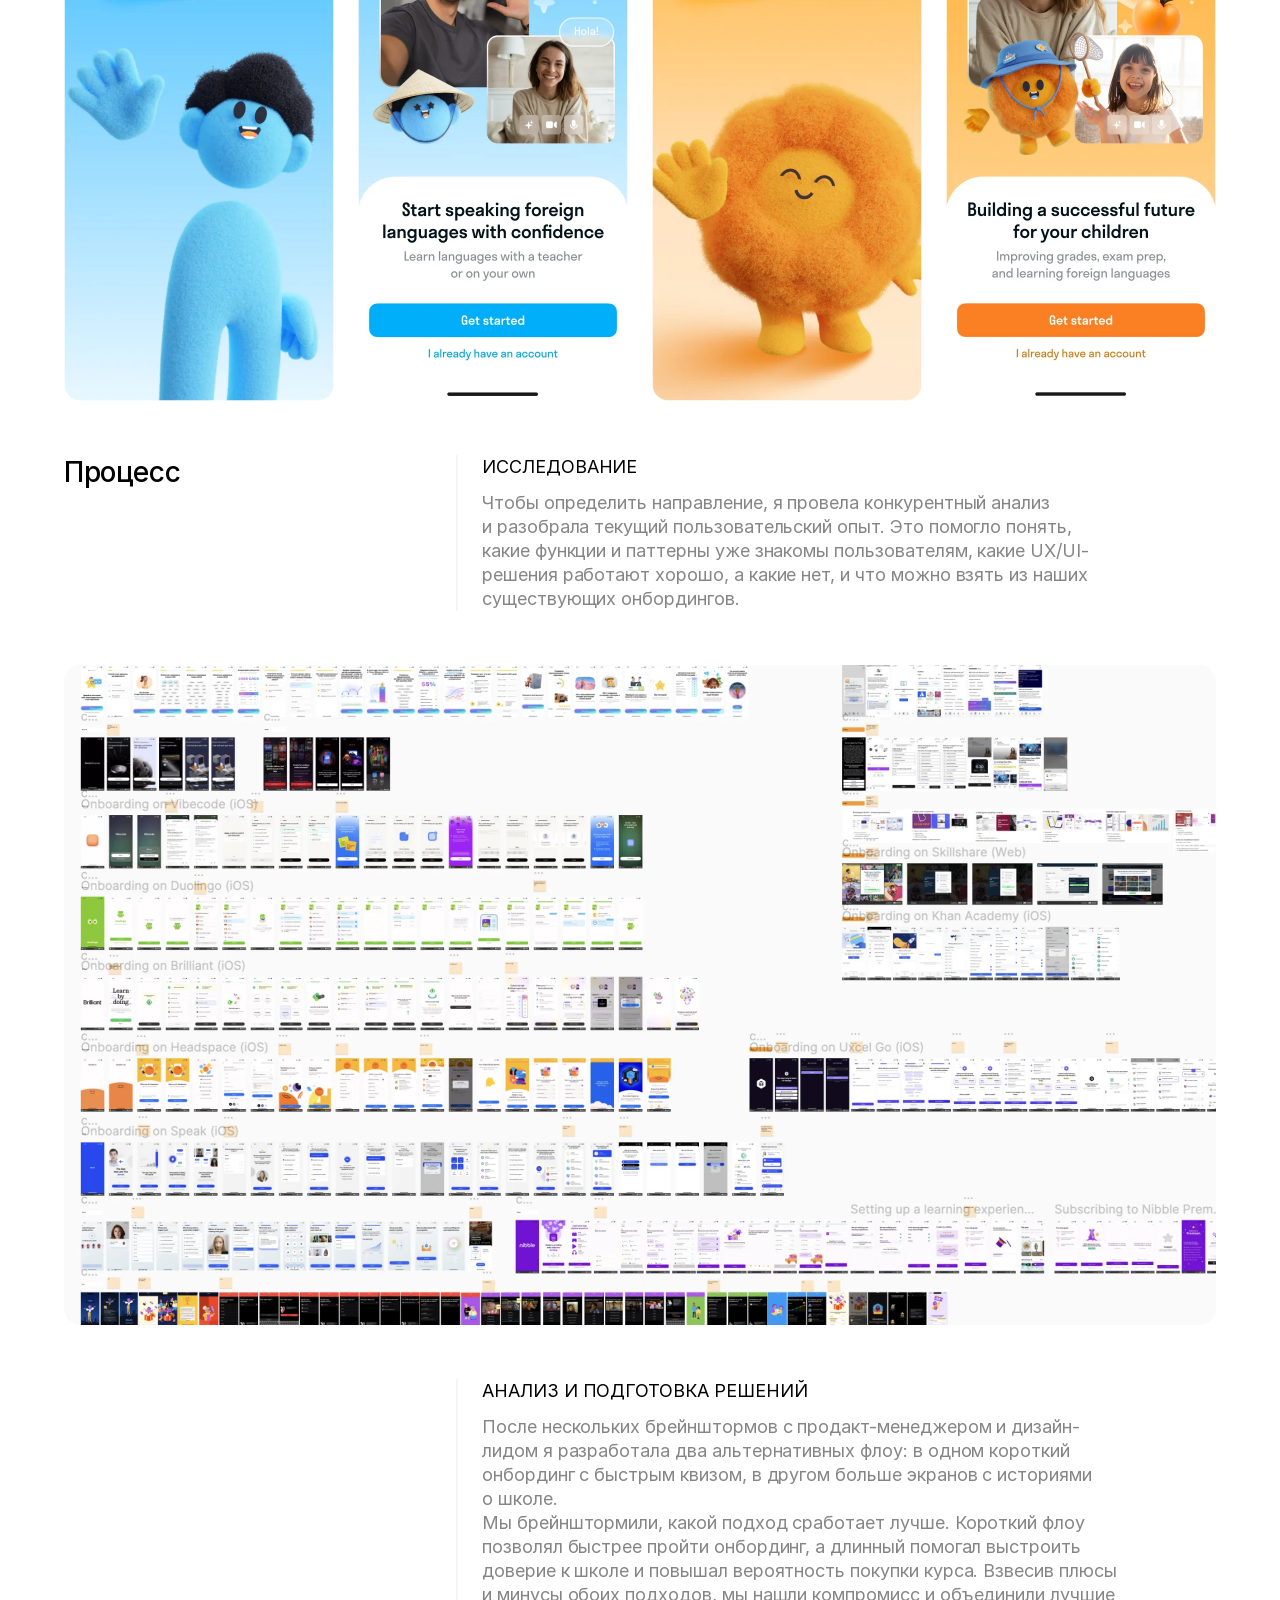
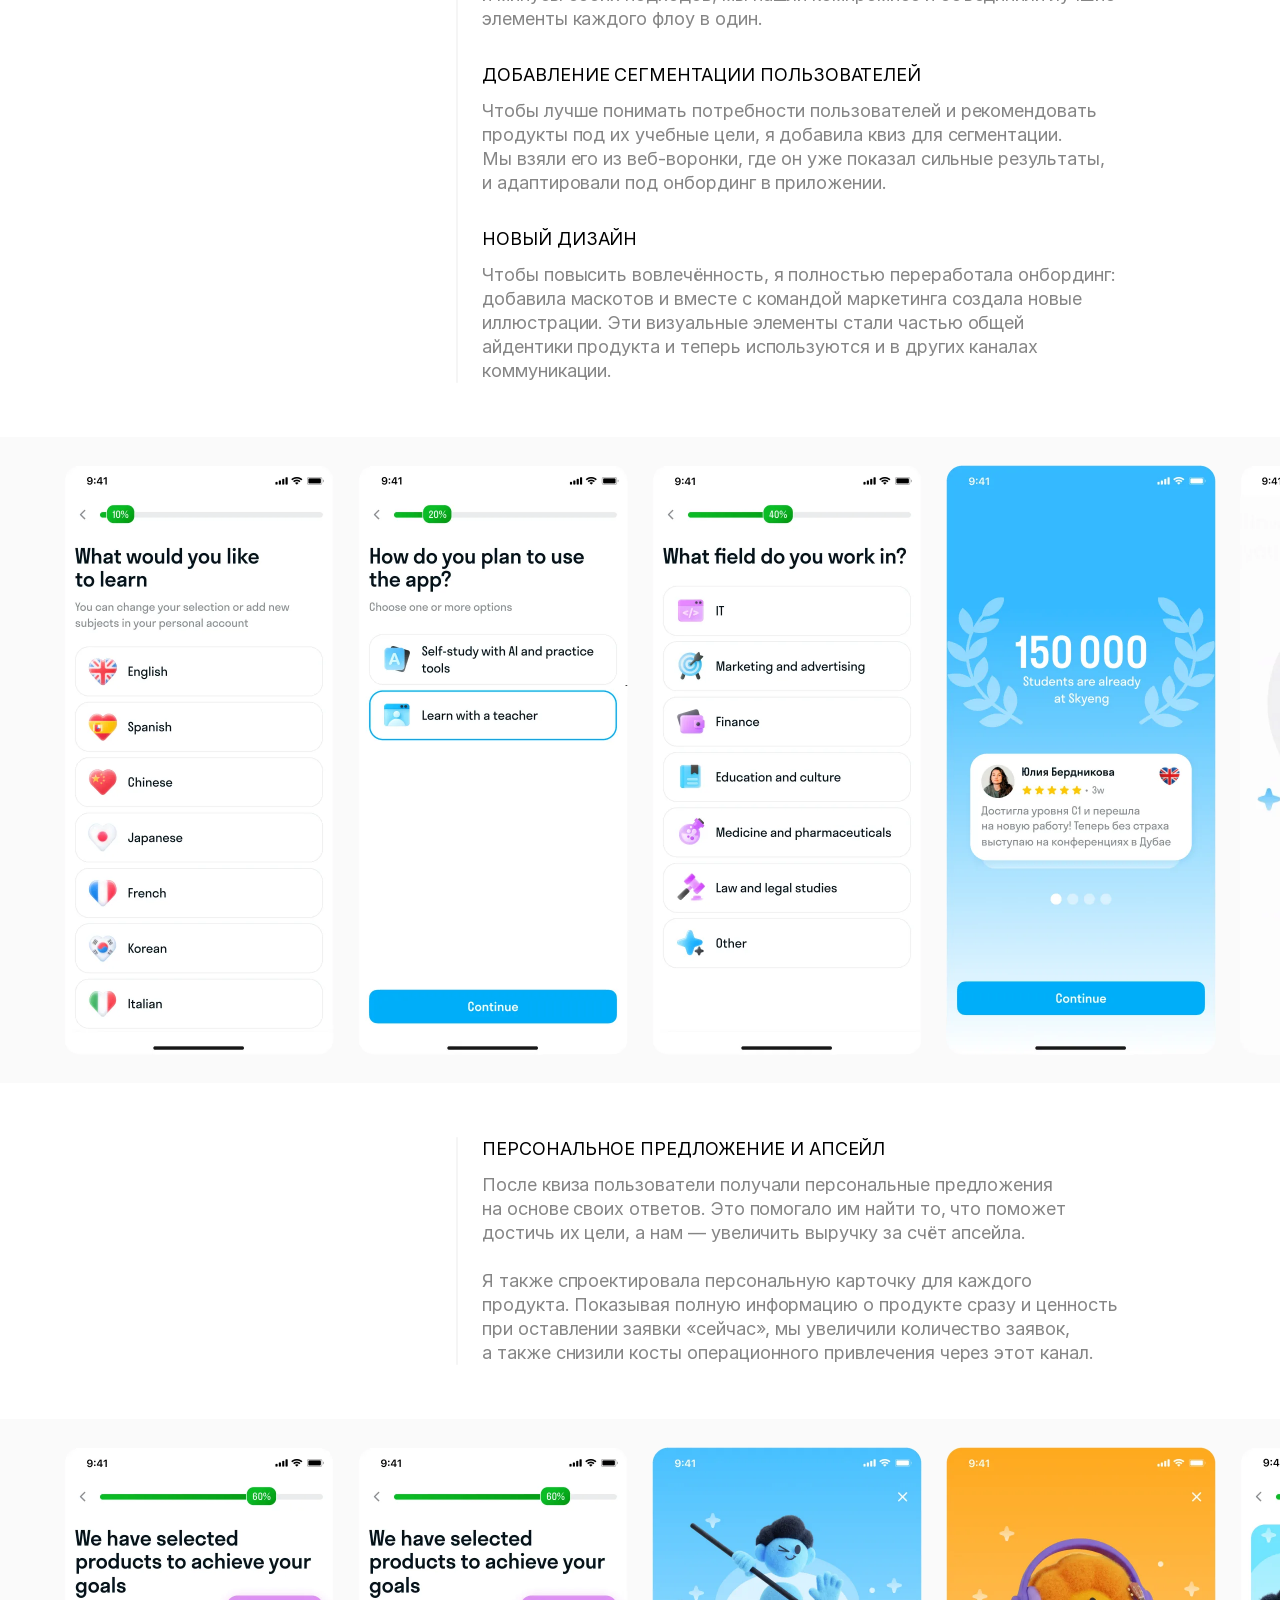
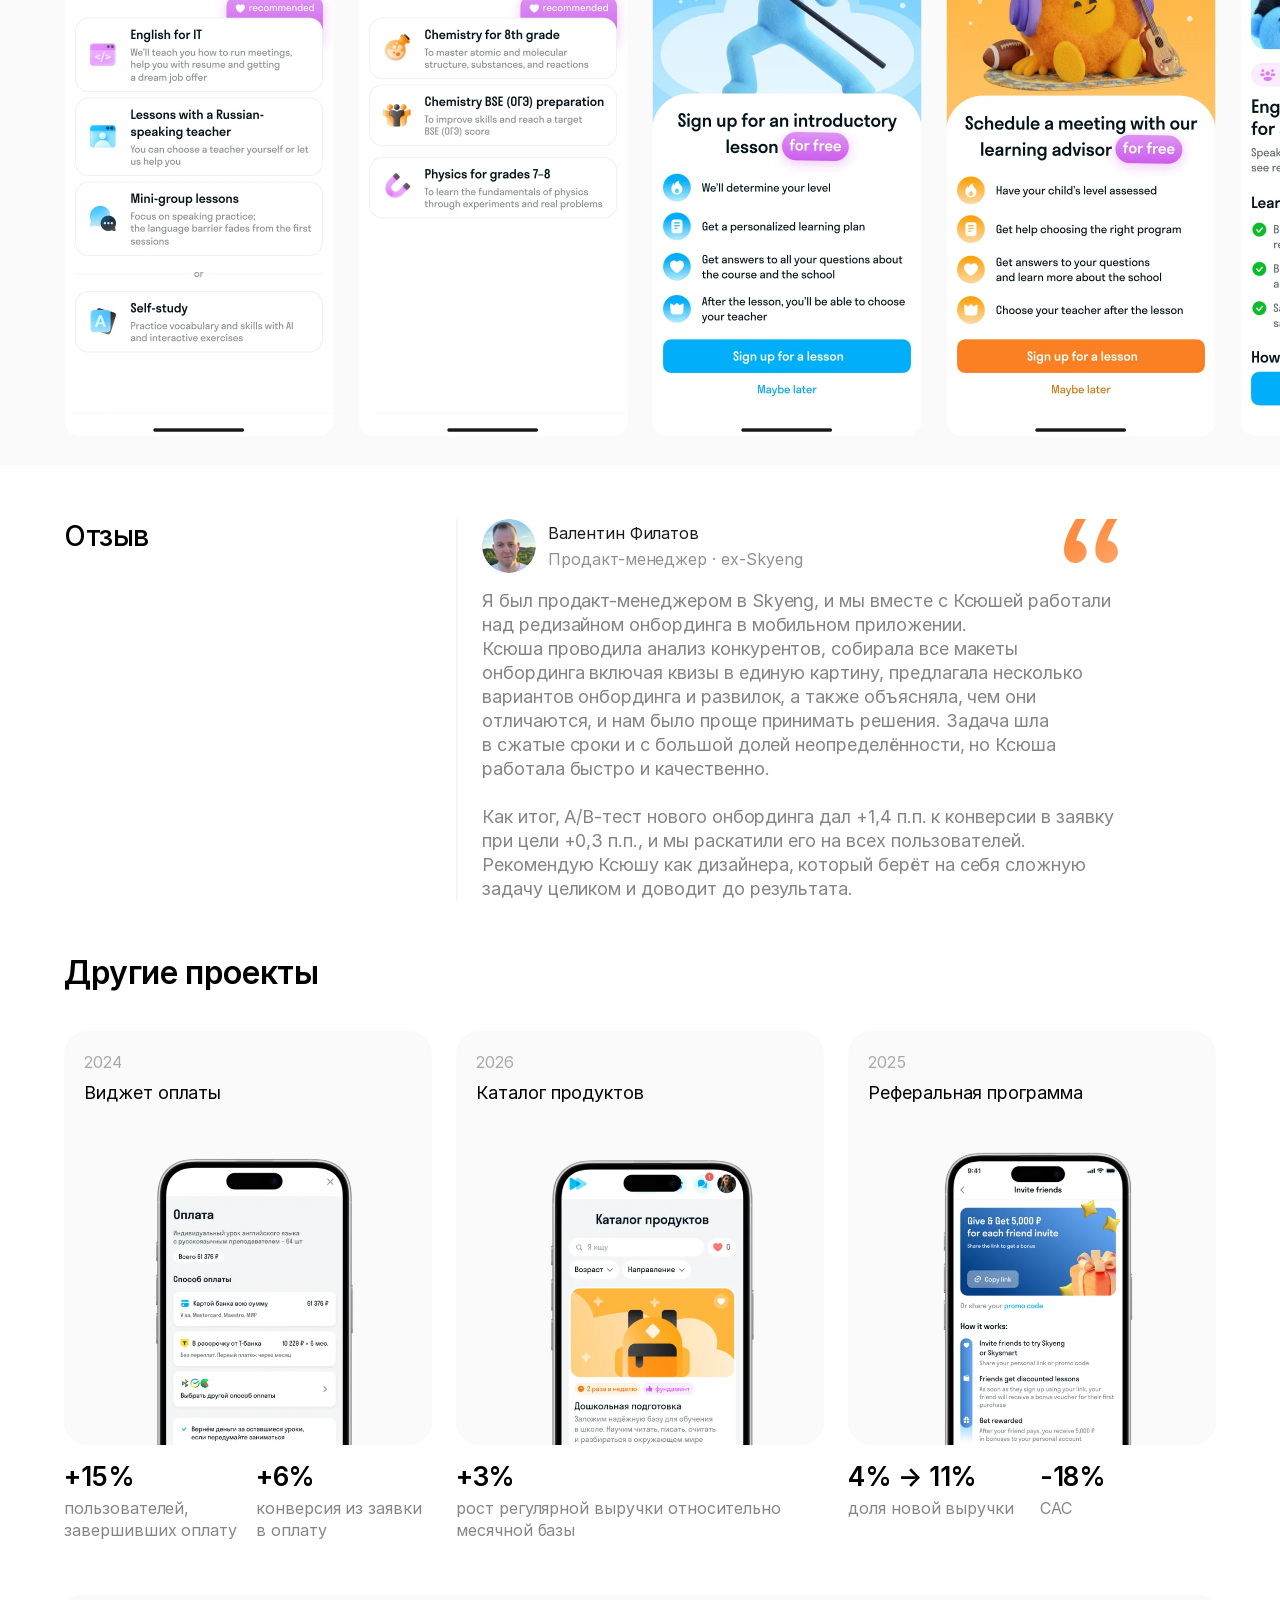
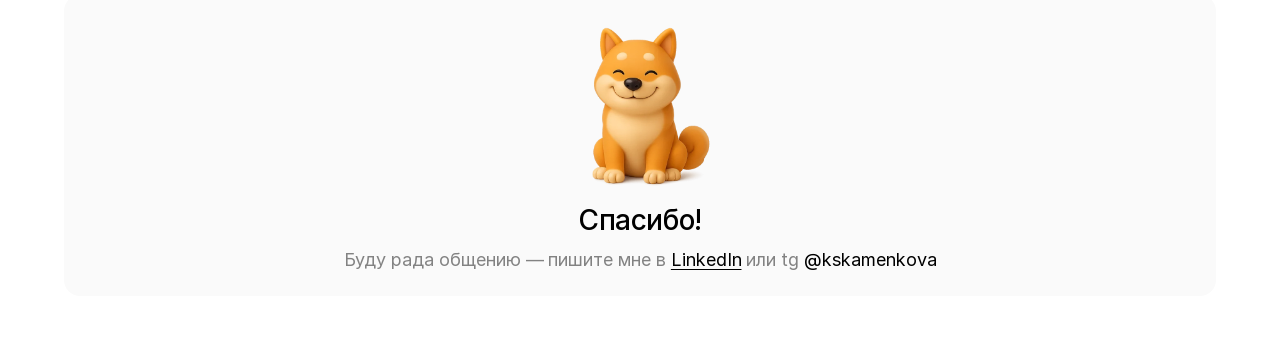
<file: ru/onboarding/index.html>
<!doctype html>
<html lang="ru">
<head>
<meta charset="utf-8">
<meta name="viewport" content="width=device-width, initial-scale=1">
<title>Онбординг в мобильном приложении для взрослых и детей — Ксения Каменкова</title>
<meta name="description" content="Редизайн онбординга в мобильном приложении Skyeng: +1,4 п.п. к конверсии в заявку и +21% cash-in.">
<link rel="canonical" href="https://kseniakamenkova.github.io/ru/onboarding/">
<link rel="alternate" hreflang="en" href="https://kseniakamenkova.github.io/onboarding/">
<link rel="alternate" hreflang="ru" href="https://kseniakamenkova.github.io/ru/onboarding/">
<link rel="alternate" hreflang="x-default" href="https://kseniakamenkova.github.io/onboarding/">
<meta property="og:type" content="website">
<meta property="og:title" content="Онбординг в мобильном приложении для взрослых и детей — Ксения Каменкова">
<meta property="og:description" content="Редизайн онбординга в мобильном приложении Skyeng: +1,4 п.п. к конверсии в заявку и +21% cash-in.">
<meta property="og:url" content="https://kseniakamenkova.github.io/ru/onboarding/">
<meta property="og:image" content="https://kseniakamenkova.github.io/assets/img/apple-touch-icon.png">
<link rel="icon" type="image/png" href="/assets/img/favicon.png">
<link rel="apple-touch-icon" href="/assets/img/apple-touch-icon.png">
<link rel="preload" href="/assets/fonts/Inter-Regular.woff2" as="font" type="font/woff2" crossorigin>
<link rel="stylesheet" href="/assets/css/style.css?v=7acd5cdd">
</head>
<body class="page-case">
<header class="site-header">
  <nav class="site-header__links" aria-label="Профили">
    <a href="https://www.linkedin.com/in/ksenia-kamenkova-319421298" target="_blank" rel="noopener">LinkedIn</a>
  </nav>
  <div class="lang">
    <button class="lang__btn" type="button" aria-expanded="false" aria-controls="lang-menu" aria-label="Язык: Русский">
      <span class="lang__flag"><img src="/assets/img/flag-ru.svg" alt="" width="28" height="28"></span><span class="lang__name">Русский</span><svg class="lang__chev" width="24" height="24" viewBox="0 0 24 24" aria-hidden="true"><path d="M5.5 9.5 12 15.5l6.5-6" fill="none" stroke="currentColor" stroke-width="2" stroke-linecap="round" stroke-linejoin="round"/></svg>
    </button>
    <ul class="lang__menu" id="lang-menu" hidden><li><a class="lang__opt" href="/onboarding/" hreflang="en" lang="en"><span class="lang__flag"><img src="/assets/img/flag-gb.svg" alt="" width="28" height="28"></span><span>English</span></a></li><li><a class="lang__opt" href="/ru/onboarding/" hreflang="ru" lang="ru" aria-current="true"><span class="lang__flag"><img src="/assets/img/flag-ru.svg" alt="" width="28" height="28"></span><span>Русский</span></a></li></ul>
  </div>
</header>
<main>
<div class="container">
  <a class="back" href="/ru/"><img src="/assets/img/back-arrow.svg" alt="" width="17" height="17"><span>назад</span></a>
</div>
<div class="case case--mobile">
  <div class="container case-head">
    <h1 class="case-head__title">Онбординг в мобильном приложении для взрослых и детей</h1>
    <p class="case-head__meta"><span>редизайн</span><span aria-hidden="true">·</span><a class="meta-link" href="https://skyeng.ru/" target="_blank" rel="noopener">skyeng</a><span aria-hidden="true">·</span><span>2026</span></p>
  </div>
  <div class="case-flow">
    <div class="case-intro"><div class="container" style="--mo:0"><section class="section">
      <h2 class="section__title">Общее</h2>
      <div class="section__body"><p class="body">Skyeng одна из крупнейших онлайн-школ в России и СНГ. Помогает взрослым и детям достигать своих образовательных целей.</p><div class="callout"><p class="callout__label">ЦЕЛЬ</p><p class="body">Приложением Skyeng пользуются тысячи учеников, но многие из них не проходят онбординг до конца или после прохождения остаются в бесплатном режиме. Нашими целями было повысить доходимость онбординга и конверсии в заявку, а также рост учеников, которые находят подходящий для себя продукт и конвертируются в покупку</p></div></div>
    </section>
</div>
<div class="container" style="--mo:1"><section class="section">
      <h2 class="section__title">Моя роль</h2>
      <div class="section__body"><ul class="points"><li>Отвечала за дизайн всего пути пользователя, провела конкурентный анализ, проанализировала текущий опыт и спроектировала новые флоу</li><li>Разработала новый визуальный язык вместе с командой маркетинга</li><li>Отвечала за продуктовые тексты и структуру контента вместе с UX-редакторами, чтобы тексты были понятными и точными</li><li>Работала в тесном взаимодействии с продакт-менеджером, дизайн-лидом, командой мобильной разработки и отделом маркетинга</li></ul></div>
    </section>
</div>
<div class="container" style="--mo:3"><section class="section">
      <h2 class="section__title">Результаты</h2>
      <div class="section__body"><p class="body only-d">В итоге мы получили результаты лучше ожидаемых и раскатили новый онбординг на 100% пользователей.</p><div class="metrics"><div class="metric"><p class="metric__value">+1,4 п.п.</p><p class="metric__label">конверсия в заявку</p></div><div class="metric"><p class="metric__value">+14%</p><p class="metric__label">первый экран → заявка</p></div><div class="metric"><p class="metric__value">+21%</p><p class="metric__label">Cash-In в течение периода A/B-теста</p></div></div></div>
    </section>
</div>
</div>
    <div class="rail" data-m="hide"><div class="rail__track"><div class="rail__items"><img src="/assets/img/onboarding/row1-1.webp" alt="" width="270" height="590" style="width:270px;height:590px;border-radius:16px" loading="lazy" draggable="false"><img src="/assets/img/onboarding/row1-2.webp" alt="" width="270" height="590" style="width:270px;height:590px;border-radius:16px" loading="lazy" draggable="false"><img src="/assets/img/onboarding/row1-3.webp" alt="" width="270" height="590" style="width:270px;height:590px;border-radius:16px" loading="lazy" draggable="false"><img src="/assets/img/onboarding/row1-4.webp" alt="" width="270" height="590" style="width:270px;height:590px;border-radius:16px" loading="lazy" draggable="false"></div></div></div>
<div class="container" style="--mo:4" data-m="break"><section class="section">
      <h2 class="section__title">Процесс</h2>
      <div class="section__body"><div class="groups"><div class="group"><h3 class="group__title">ИССЛЕДОВАНИЕ</h3><p class="body">Чтобы определить направление, я провела конкурентный анализ и разобрала текущий пользовательский опыт. Это помогло понять, какие функции и паттерны уже знакомы пользователям, какие UX/UI-решения работают хорошо, а какие нет, и что можно взять из наших существующих онбордингов.</p></div></div></div>
    </section>
</div>
<div class="container" data-m="hide"><img class="wide-img" src="/assets/img/onboarding/flow.webp" alt="Пользовательские флоу онбординга" width="1152" height="660" style="border-radius:16px" loading="lazy"></div>
<div class="container" style="--mo:6"><section class="section section--untitled">
      <div class="section__title" aria-hidden="true"></div>
      <div class="section__body"><div class="groups"><div class="group"><h3 class="group__title">АНАЛИЗ И ПОДГОТОВКА РЕШЕНИЙ</h3><p class="body">После нескольких брейнштормов с продакт-менеджером и дизайн-лидом я разработала два альтернативных флоу: в одном короткий онбординг с быстрым квизом, в другом больше экранов с историями о школе.
Мы брейнштормили, какой подход сработает лучше. Короткий флоу позволял быстрее пройти онбординг, а длинный помогал выстроить доверие к школе и повышал вероятность покупки курса. Взвесив плюсы и минусы обоих подходов, мы нашли компромисс и объединили лучшие элементы каждого флоу в один.</p></div><div class="group"><h3 class="group__title">ДОБАВЛЕНИЕ СЕГМЕНТАЦИИ ПОЛЬЗОВАТЕЛЕЙ</h3><p class="body">Чтобы лучше понимать потребности пользователей и рекомендовать продукты под их учебные цели, я добавила квиз для сегментации. Мы взяли его из веб-воронки, где он уже показал сильные результаты, и адаптировали под онбординг в приложении.</p></div><div class="group"><h3 class="group__title">НОВЫЙ ДИЗАЙН</h3><p class="body">Чтобы повысить вовлечённость, я полностью переработала онбординг: добавила маскотов и вместе с командой маркетинга создала новые иллюстрации. Эти визуальные элементы стали частью общей айдентики продукта и теперь используются и в других каналах коммуникации.</p></div></div></div>
    </section>
</div>
<div class="rail rail--band rail--scroll" data-m="hide"><div class="rail__track" tabindex="0" role="region" aria-label="Экраны (листаются вбок)"><div class="rail__items"><img src="/assets/img/onboarding/row2-1.webp" alt="" width="270" height="590" style="width:270px;height:590px;border-radius:16px" loading="lazy" draggable="false"><img src="/assets/img/onboarding/row2-2.webp" alt="" width="270" height="590" style="width:270px;height:590px;border-radius:16px" loading="lazy" draggable="false"><img src="/assets/img/onboarding/row2-3.webp" alt="" width="270" height="590" style="width:270px;height:590px;border-radius:16px" loading="lazy" draggable="false"><img src="/assets/img/onboarding/row2-4.webp" alt="" width="270" height="590" style="width:270px;height:590px;border-radius:16px" loading="lazy" draggable="false"><img src="/assets/img/onboarding/row2-5.webp" alt="" width="270" height="590" style="width:270px;height:590px;border-radius:16px" loading="lazy" draggable="false"><img src="/assets/img/onboarding/row2-6.webp" alt="" width="270" height="590" style="width:270px;height:590px;border-radius:16px" loading="lazy" draggable="false"><img src="/assets/img/onboarding/row2-7.webp" alt="" width="270" height="590" style="width:270px;height:590px;border-radius:16px" loading="lazy" draggable="false"><img src="/assets/img/onboarding/row2-8.webp" alt="" width="270" height="590" style="width:270px;height:590px;border-radius:16px" loading="lazy" draggable="false"><img src="/assets/img/onboarding/row2-9.webp" alt="" width="270" height="590" style="width:270px;height:590px;border-radius:16px" loading="lazy" draggable="false"></div></div></div>
<div class="container" style="--mo:8"><section class="section section--untitled">
      <div class="section__title" aria-hidden="true"></div>
      <div class="section__body"><div class="groups"><div class="group"><h3 class="group__title">ПЕРСОНАЛЬНОЕ ПРЕДЛОЖЕНИЕ И АПСЕЙЛ</h3><p class="body">После квиза пользователи получали персональные предложения на основе своих ответов. Это помогало им найти то, что поможет достичь их цели, а нам — увеличить выручку за счёт апсейла.

Я также спроектировала персональную карточку для каждого продукта. Показывая полную информацию о продукте сразу и ценность при оставлении заявки «сейчас», мы увеличили количество заявок, а также снизили косты операционного привлечения через этот канал.</p></div></div></div>
    </section>
</div>
<div class="rail rail--band rail--scroll" data-m="hide"><div class="rail__track" tabindex="0" role="region" aria-label="Экраны (листаются вбок)"><div class="rail__items"><img src="/assets/img/onboarding/row3-1.webp" alt="" width="270" height="590" style="width:270px;height:590px;border-radius:16px" loading="lazy" draggable="false"><img src="/assets/img/onboarding/row3-2.webp" alt="" width="270" height="590" style="width:270px;height:590px;border-radius:16px" loading="lazy" draggable="false"><img src="/assets/img/onboarding/row3-3.webp" alt="" width="270" height="590" style="width:270px;height:590px;border-radius:16px" loading="lazy" draggable="false"><img src="/assets/img/onboarding/row3-4.webp" alt="" width="270" height="590" style="width:270px;height:590px;border-radius:16px" loading="lazy" draggable="false"><img src="/assets/img/onboarding/row3-5.webp" alt="" width="270" height="590" style="width:270px;height:590px;border-radius:16px" loading="lazy" draggable="false"><img src="/assets/img/onboarding/row3-6.webp" alt="" width="270" height="590" style="width:270px;height:590px;border-radius:16px" loading="lazy" draggable="false"><img src="/assets/img/onboarding/row3-7.webp" alt="" width="800" height="590" style="width:800px;height:590px;border-radius:16px" loading="lazy" draggable="false"><img src="/assets/img/onboarding/row3-8.webp" alt="" width="800" height="590" style="width:800px;height:590px;border-radius:16px" loading="lazy" draggable="false"></div></div></div>
<div class="container" style="--mo:9" data-m="break"><section class="section">
      <h2 class="section__title">Отзыв</h2>
      <div class="section__body"><figure class="review">
          <img class="review__quote" src="/assets/img/quote.svg" alt="" width="54" height="44">
          <figcaption class="review__who">
            <img class="review__photo" src="/assets/img/reviews/onb.webp" alt="" width="54" height="54" loading="lazy">
            <span class="review__about"><span class="review__name">Валентин Филатов</span><span class="review__role">Продакт-менеджер · ex‑Skyeng</span></span>
          </figcaption>
          <blockquote class="review__text"><p>Я был продакт-менеджером в Skyeng, и мы вместе с Ксюшей работали над редизайном онбординга в мобильном приложении. Ксюша проводила анализ конкурентов, собирала все макеты онбординга включая квизы в единую картину, предлагала несколько вариантов онбординга и развилок, а также объясняла, чем они отличаются, и нам было проще принимать решения. Задача шла в сжатые сроки и с большой долей неопределённости, но Ксюша работала быстро и качественно.</p><p>Как итог, A/B-тест нового онбординга дал +1,4 п.п. к конверсии в заявку при цели +0,3 п.п., и мы раскатили его на всех пользователей. Рекомендую Ксюшу как дизайнера, который берёт на себя сложную задачу целиком и доводит до результата.</p></blockquote>
        </figure></div>
    </section>
</div>
<div class="rail rail--scroll rail--m" style="--mo:2"><div class="rail__track" tabindex="0" role="region" aria-label="Экраны (листаются вбок)"><div class="rail__items"><img src="/assets/img/onboarding/m-row1-1.webp" alt="" width="240" height="524" style="width:240px;height:524px;border-radius:16px" loading="lazy" draggable="false"><img src="/assets/img/onboarding/m-row1-2.webp" alt="" width="240" height="524" style="width:240px;height:524px;border-radius:16px" loading="lazy" draggable="false"><img src="/assets/img/onboarding/m-row1-3.webp" alt="" width="240" height="524" style="width:240px;height:524px;border-radius:16px" loading="lazy" draggable="false"><img src="/assets/img/onboarding/m-row1-4.webp" alt="" width="240" height="524" style="width:240px;height:524px;border-radius:16px" loading="lazy" draggable="false"></div></div></div>
<div class="rail rail--scroll rail--m" style="--mo:5"><div class="rail__track" tabindex="0" role="region" aria-label="Экраны (листаются вбок)"><div class="rail__items"><img src="/assets/img/onboarding/m-row2-1.webp" alt="" width="654" height="518" style="width:654px;height:518px;border-radius:16px" loading="lazy" draggable="false"></div></div></div>
<div class="rail rail--band rail--scroll rail--m" style="--mo:7"><div class="rail__track" tabindex="0" role="region" aria-label="Экраны (листаются вбок)"><div class="rail__items"><img src="/assets/img/onboarding/m-row3-1.webp" alt="" width="240" height="524" style="width:239.8px;height:524px;border-radius:16px" loading="lazy" draggable="false"><img src="/assets/img/onboarding/m-row3-2.webp" alt="" width="240" height="524" style="width:239.8px;height:524px;border-radius:16px" loading="lazy" draggable="false"><img src="/assets/img/onboarding/m-row3-3.webp" alt="" width="240" height="524" style="width:239.8px;height:524px;border-radius:16px" loading="lazy" draggable="false"><img src="/assets/img/onboarding/m-row3-4.webp" alt="" width="240" height="524" style="width:240px;height:524px;border-radius:16px" loading="lazy" draggable="false"><img src="/assets/img/onboarding/m-row3-5.webp" alt="" width="558" height="524" style="width:558px;height:524px;border-radius:14.21px" loading="lazy" draggable="false"><img src="/assets/img/onboarding/m-row3-6.webp" alt="" width="558" height="524" style="width:558px;height:524px;border-radius:14.21px" loading="lazy" draggable="false"></div></div></div>
    <div class="container case-others" style="--mo:998" data-m="break"><section class="others" aria-labelledby="others-title">
      <h2 class="others__title" id="others-title">Другие проекты</h2>
      <div class="others__track" tabindex="0" role="region" aria-label="Другие проекты"><article class="other">
          <a class="other__card" href="/ru/payment-widget/" aria-label="Открыть кейс: Виджет оплаты">
            <img class="other__img" src="/assets/img/home/mcard-pay.webp" alt="" width="358" height="403" loading="lazy" style="--mshift:24px">
            <span class="other__year">2024</span>
            <span class="other__label">Виджет оплаты</span>
          </a>
          <div class="other__metrics"><div class="metric"><p class="metric__value">+15%</p><p class="metric__label">пользователей, завершивших оплату</p></div><div class="metric"><p class="metric__value">+6%</p><p class="metric__label">конверсия из заявки в оплату</p></div></div>
        </article><article class="other">
          <a class="other__card" href="/ru/product-catalog/" aria-label="Открыть кейс: Каталог продуктов">
            <img class="other__img" src="/assets/img/home/mcard-cat.webp" alt="" width="358" height="403" loading="lazy" style="--mshift:24px">
            <span class="other__year">2026</span>
            <span class="other__label">Каталог продуктов</span>
          </a>
          <div class="other__metrics"><div class="metric"><p class="metric__value">+3%</p><p class="metric__label">рост регулярной выручки относительно месячной базы</p></div></div>
        </article><article class="other">
          <a class="other__card" href="/ru/referral/" aria-label="Открыть кейс: Реферальная программа">
            <img class="other__img" src="/assets/img/home/mcard-ref.webp" alt="" width="358" height="403" loading="lazy" style="--mshift:24px">
            <span class="other__year">2025</span>
            <span class="other__label">Реферальная программа</span>
          </a>
          <div class="other__metrics"><div class="metric"><p class="metric__value">4% → 11%</p><p class="metric__label">доля новой выручки</p></div><div class="metric"><p class="metric__value">-18%</p><p class="metric__label">CAC</p></div></div>
        </article></div>
    </section></div>
    <div class="container case-contact"><section class="contact" aria-label="Контакты">
  <div class="contact__dog" aria-hidden="true">
    <img class="contact__tail" src="/assets/img/shiba-tail.webp" alt="" width="140" height="177" loading="lazy">
    <img class="contact__img" src="/assets/img/shiba-body.webp" alt="" width="140" height="177" loading="lazy">
  </div>
  <div class="contact__text">
    <h2 class="contact__title">Спасибо!</h2>
    <p class="contact__line">Буду рада общению — пишите мне в <a class="u" href="https://www.linkedin.com/in/ksenia-kamenkova-319421298" target="_blank" rel="noopener">LinkedIn</a><br class="contact__br"> или tg <a class="plain" href="https://t.me/kskamenkova" target="_blank" rel="noopener">@kskamenkova</a></p>
  </div>
</section>
</div>
  </div>
</div>
</main>
<script src="/assets/js/main.js?v=b38e8a7d" defer></script>
</body>
</html>
</file>
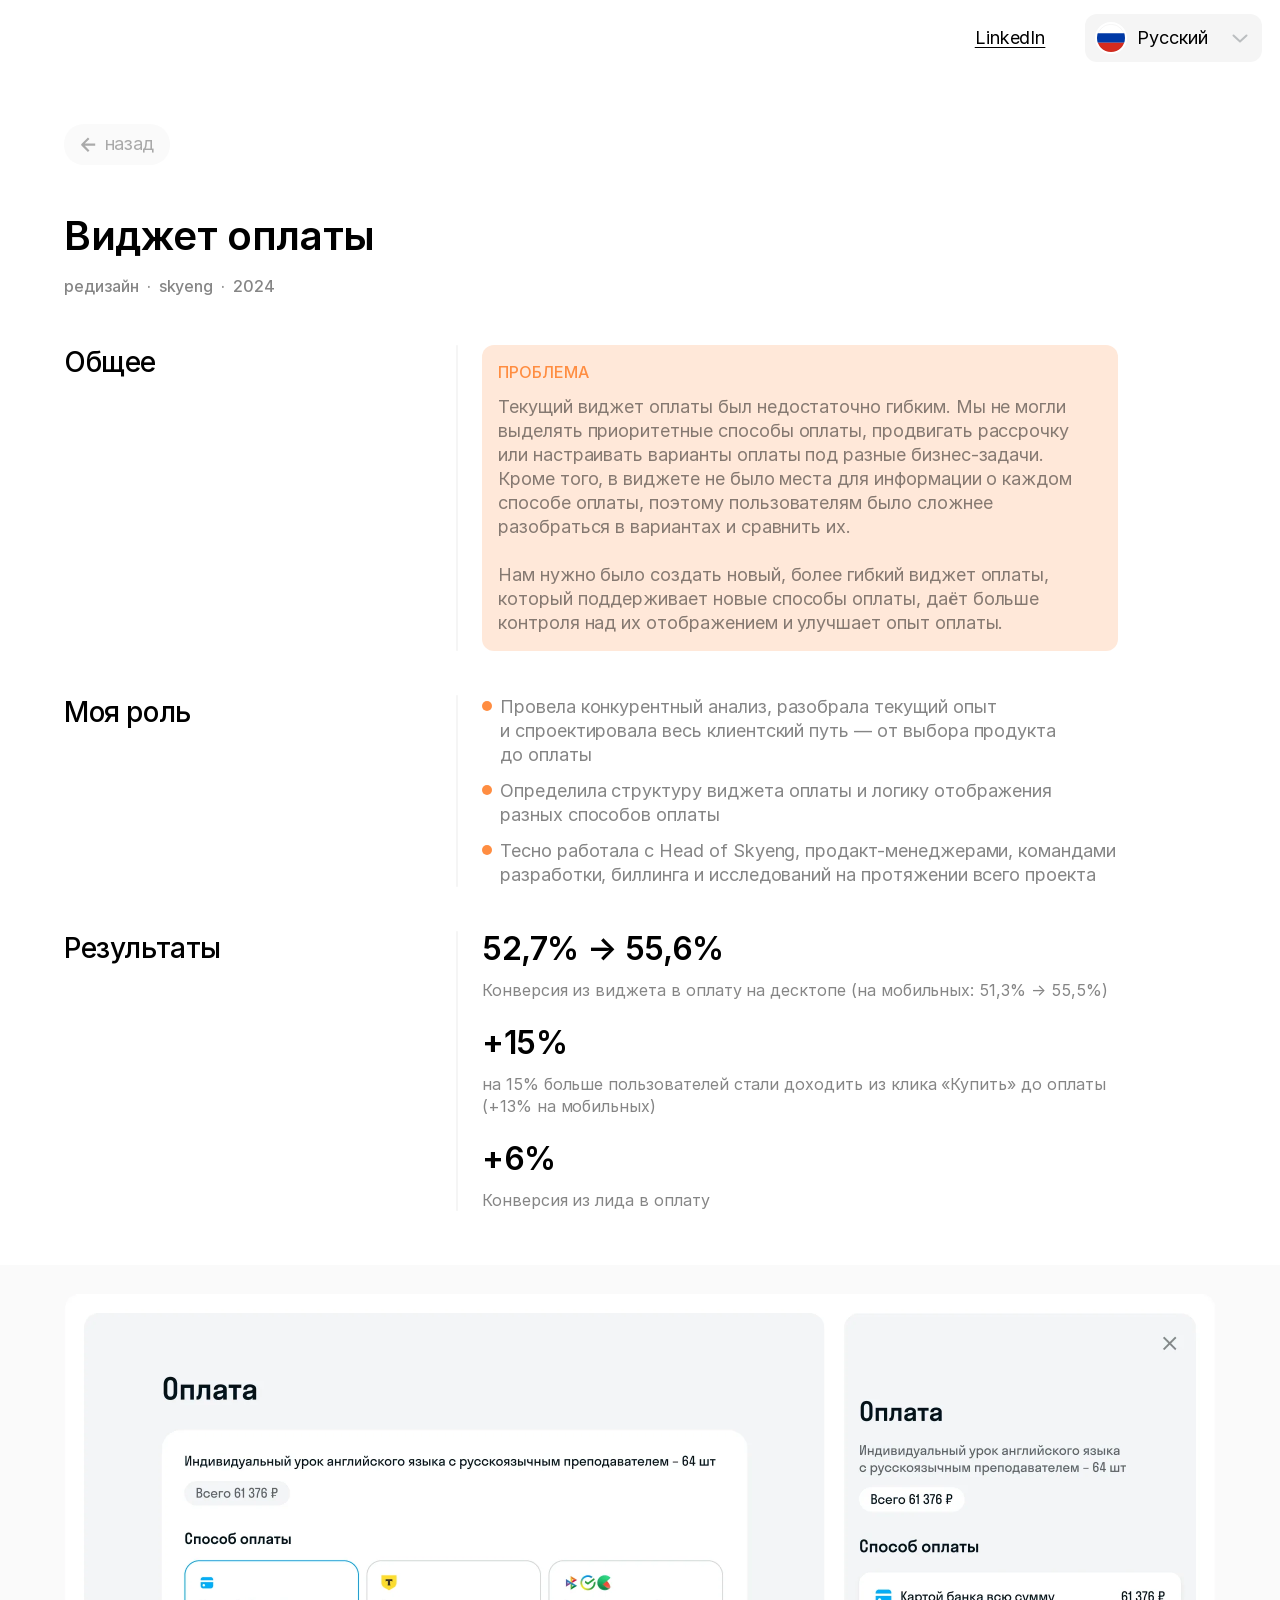
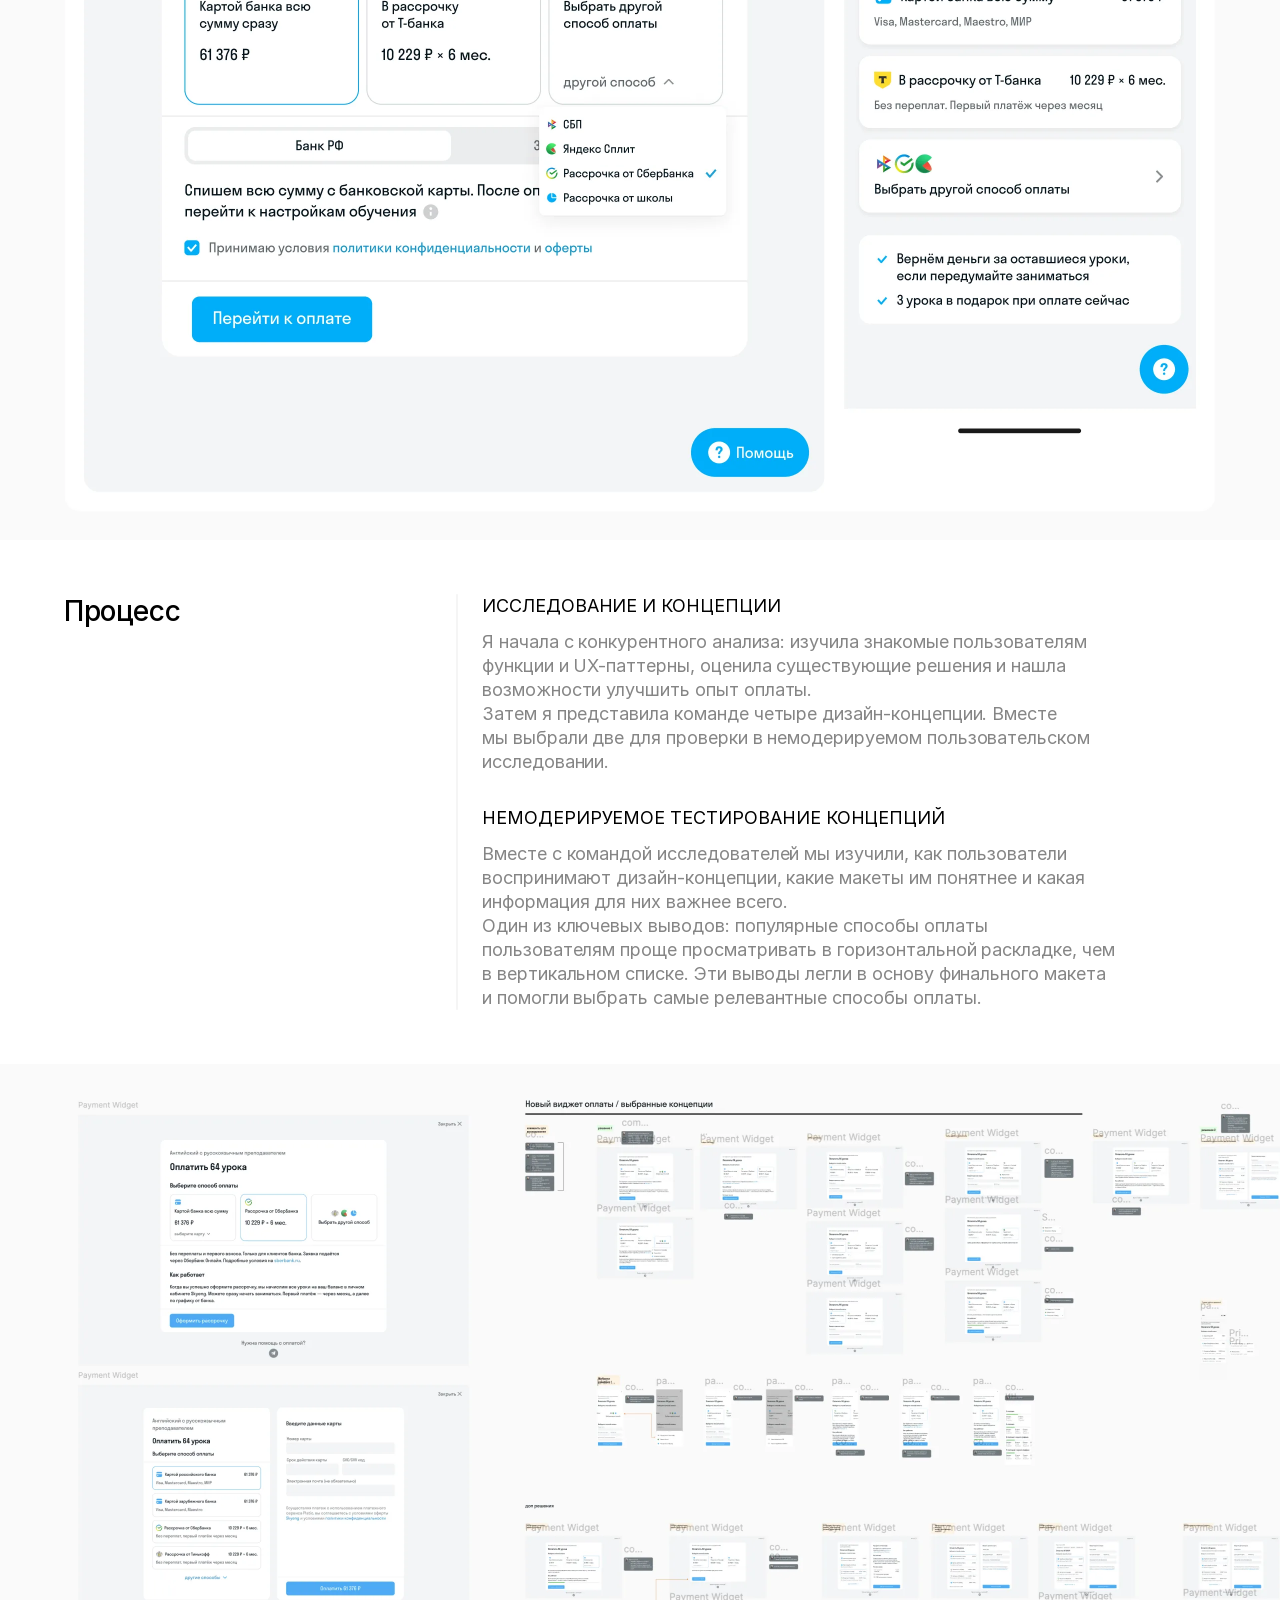
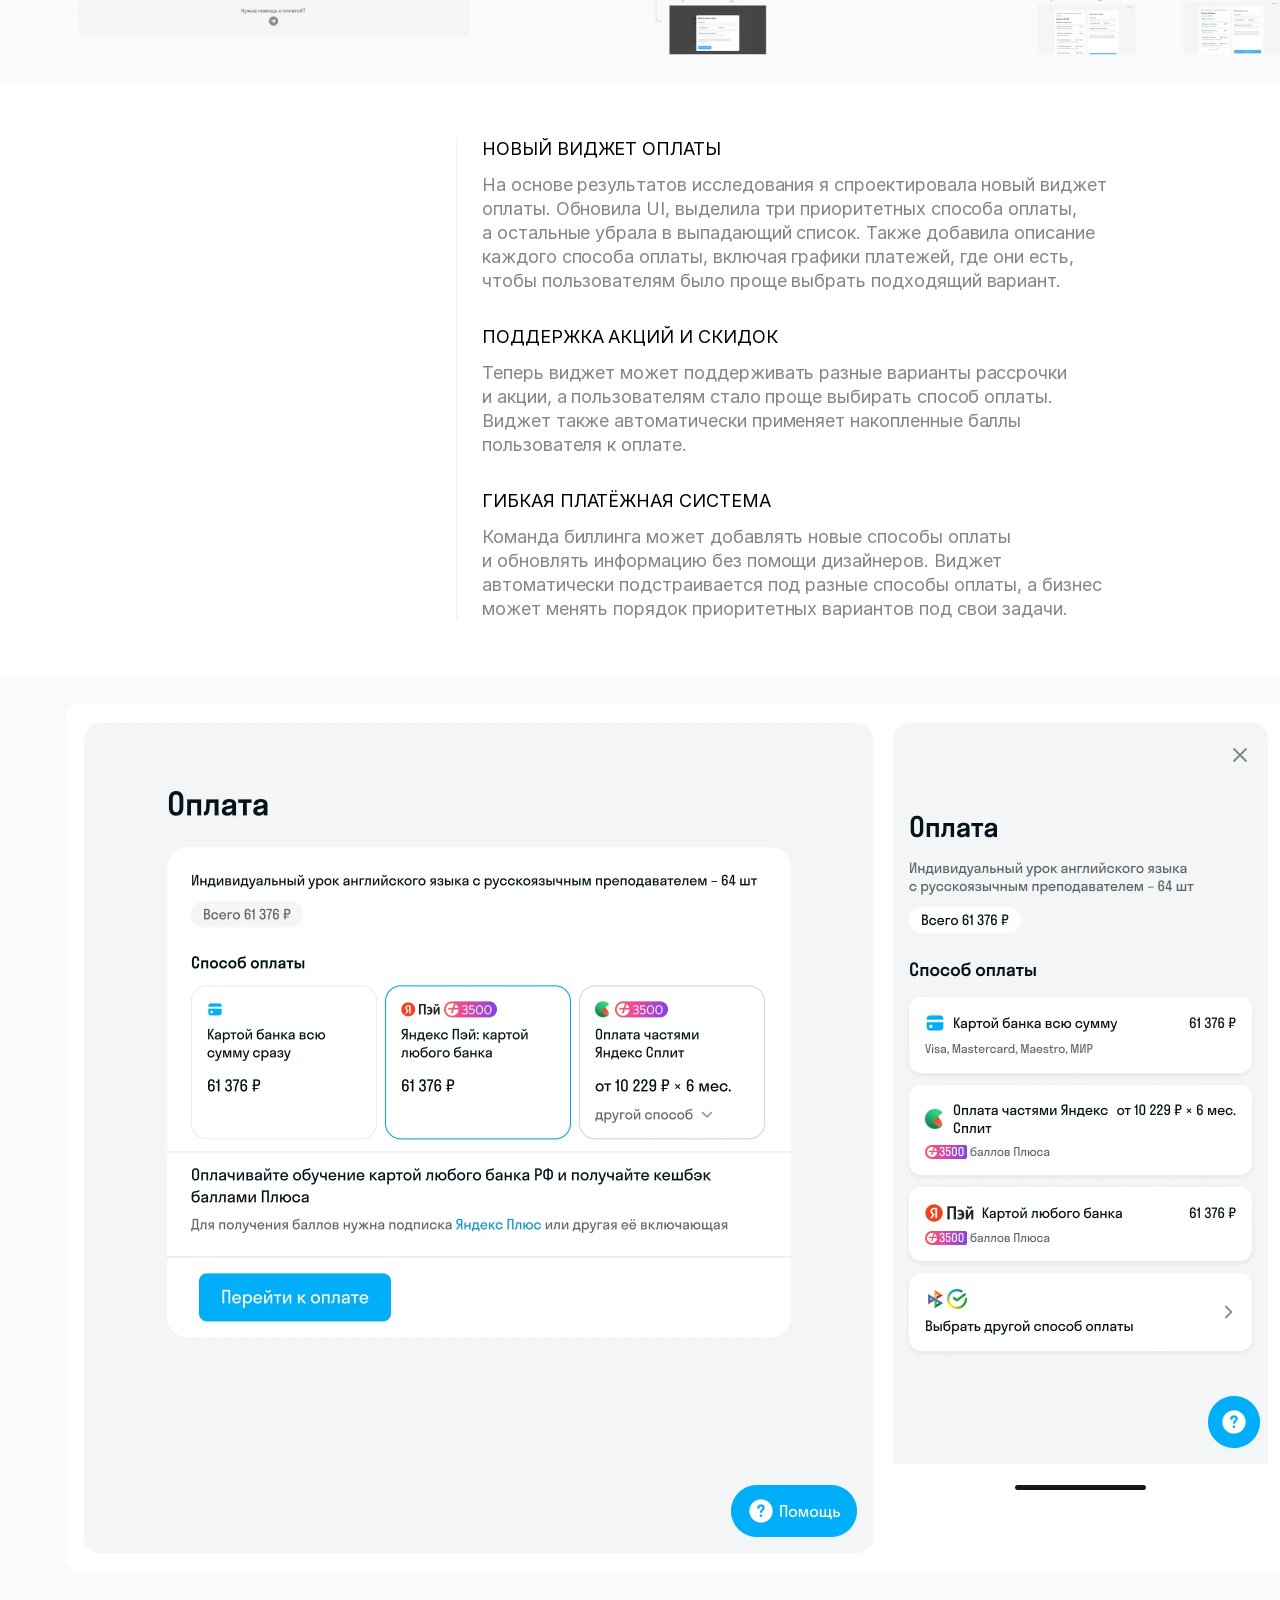
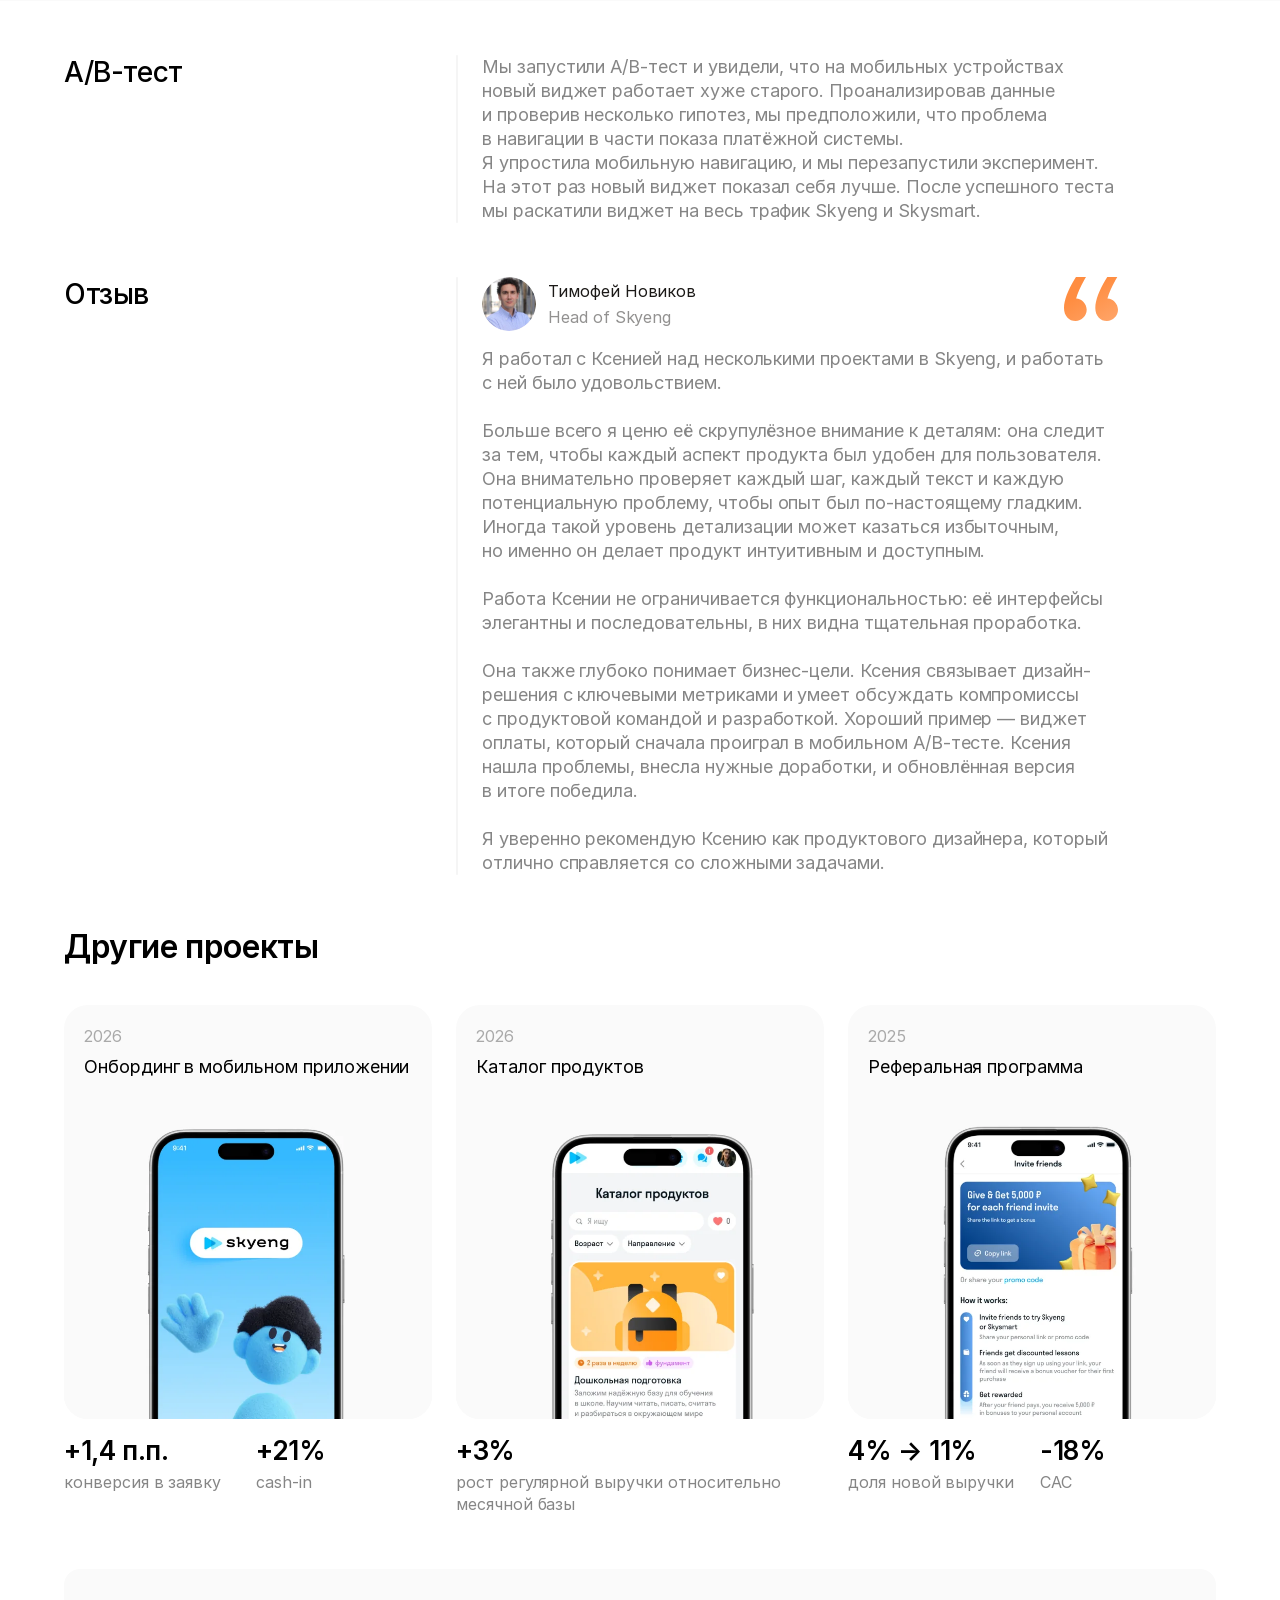
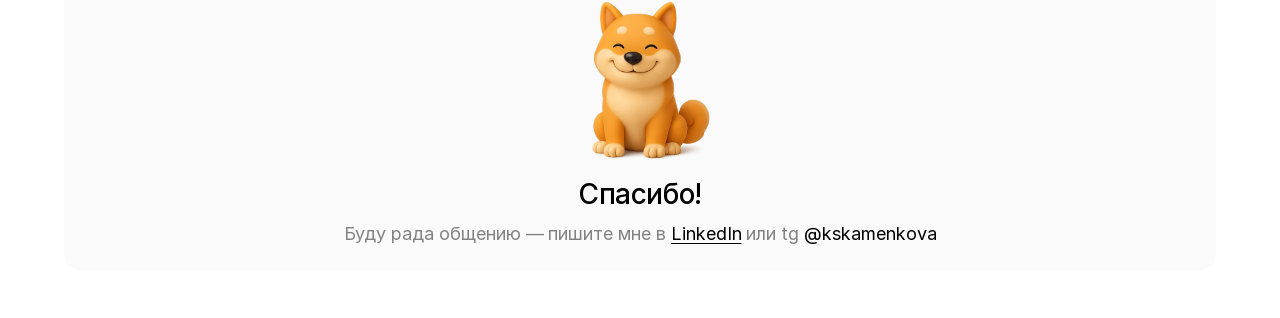
<file: ru/payment-widget/index.html>
<!doctype html>
<html lang="ru">
<head>
<meta charset="utf-8">
<meta name="viewport" content="width=device-width, initial-scale=1">
<title>Виджет оплаты — Ксения Каменкова</title>
<meta name="description" content="Гибкий виджет оплаты с рассрочками для Skyeng и Skysmart: на 15% больше пользователей доходят до оплаты.">
<link rel="canonical" href="https://kseniakamenkova.github.io/ru/payment-widget/">
<link rel="alternate" hreflang="en" href="https://kseniakamenkova.github.io/payment-widget/">
<link rel="alternate" hreflang="ru" href="https://kseniakamenkova.github.io/ru/payment-widget/">
<link rel="alternate" hreflang="x-default" href="https://kseniakamenkova.github.io/payment-widget/">
<meta property="og:type" content="website">
<meta property="og:title" content="Виджет оплаты — Ксения Каменкова">
<meta property="og:description" content="Гибкий виджет оплаты с рассрочками для Skyeng и Skysmart: на 15% больше пользователей доходят до оплаты.">
<meta property="og:url" content="https://kseniakamenkova.github.io/ru/payment-widget/">
<meta property="og:image" content="https://kseniakamenkova.github.io/assets/img/apple-touch-icon.png">
<link rel="icon" type="image/png" href="/assets/img/favicon.png">
<link rel="apple-touch-icon" href="/assets/img/apple-touch-icon.png">
<link rel="preload" href="/assets/fonts/Inter-Regular.woff2" as="font" type="font/woff2" crossorigin>
<link rel="stylesheet" href="/assets/css/style.css?v=7acd5cdd">
</head>
<body class="page-case">
<header class="site-header">
  <nav class="site-header__links" aria-label="Профили">
    <a href="https://www.linkedin.com/in/ksenia-kamenkova-319421298" target="_blank" rel="noopener">LinkedIn</a>
  </nav>
  <div class="lang">
    <button class="lang__btn" type="button" aria-expanded="false" aria-controls="lang-menu" aria-label="Язык: Русский">
      <span class="lang__flag"><img src="/assets/img/flag-ru.svg" alt="" width="28" height="28"></span><span class="lang__name">Русский</span><svg class="lang__chev" width="24" height="24" viewBox="0 0 24 24" aria-hidden="true"><path d="M5.5 9.5 12 15.5l6.5-6" fill="none" stroke="currentColor" stroke-width="2" stroke-linecap="round" stroke-linejoin="round"/></svg>
    </button>
    <ul class="lang__menu" id="lang-menu" hidden><li><a class="lang__opt" href="/payment-widget/" hreflang="en" lang="en"><span class="lang__flag"><img src="/assets/img/flag-gb.svg" alt="" width="28" height="28"></span><span>English</span></a></li><li><a class="lang__opt" href="/ru/payment-widget/" hreflang="ru" lang="ru" aria-current="true"><span class="lang__flag"><img src="/assets/img/flag-ru.svg" alt="" width="28" height="28"></span><span>Русский</span></a></li></ul>
  </div>
</header>
<main>
<div class="container">
  <a class="back" href="/ru/"><img src="/assets/img/back-arrow.svg" alt="" width="17" height="17"><span>назад</span></a>
</div>
<div class="case case--mobile">
  <div class="container case-head">
    <h1 class="case-head__title case-head__title--wide">Виджет оплаты</h1>
    <p class="case-head__meta"><span>редизайн</span><span aria-hidden="true">·</span><a class="meta-link" href="https://skyeng.ru/" target="_blank" rel="noopener">skyeng</a><span aria-hidden="true">·</span><span>2024</span></p>
  </div>
  <div class="case-flow">
    <div class="case-intro"><div class="container" style="--mo:0"><section class="section">
      <h2 class="section__title">Общее</h2>
      <div class="section__body"><div class="callout"><p class="callout__label">ПРОБЛЕМА</p><p class="body">Текущий виджет оплаты был недостаточно гибким. Мы не могли выделять приоритетные способы оплаты, продвигать рассрочку или настраивать варианты оплаты под разные бизнес-задачи. Кроме того, в виджете не было места для информации о каждом способе оплаты, поэтому пользователям было сложнее разобраться в вариантах и сравнить их.

Нам нужно было создать новый, более гибкий виджет оплаты, который поддерживает новые способы оплаты, даёт больше контроля над их отображением и улучшает опыт оплаты.</p></div></div>
    </section>
</div>
<div class="container" style="--mo:1"><section class="section">
      <h2 class="section__title">Моя роль</h2>
      <div class="section__body"><ul class="points"><li>Провела конкурентный анализ, разобрала текущий опыт и спроектировала весь клиентский путь — от выбора продукта до оплаты</li><li>Определила структуру виджета оплаты и логику отображения разных способов оплаты</li><li>Тесно работала с Head of Skyeng, продакт-менеджерами, командами разработки, биллинга и исследований на протяжении всего проекта</li></ul></div>
    </section>
</div>
<div class="container" style="--mo:3"><section class="section">
      <h2 class="section__title">Результаты</h2>
      <div class="section__body"><div class="metrics"><div class="metric"><p class="metric__value">52,7% → 55,6%</p><p class="metric__label">Конверсия из виджета в оплату на десктопе (на мобильных: 51,3% → 55,5%)</p></div><div class="metric"><p class="metric__value">+15%</p><p class="metric__label">на 15% больше пользователей стали доходить из клика «Купить» до оплаты (+13% на мобильных)</p></div><div class="metric"><p class="metric__value">+6%</p><p class="metric__label">Конверсия из лида в оплату</p></div></div></div>
    </section>
</div>
</div>
    <div class="rail rail--band" data-m="hide"><div class="rail__track"><div class="rail__items"><img src="/assets/img/payment-widget/row1-1.webp" alt="" width="1152" height="819" style="width:1152px;height:819px;border-radius:16px" loading="lazy" draggable="false"></div></div></div>
<div class="container" style="--mo:4" data-m="break"><section class="section">
      <h2 class="section__title">Процесс</h2>
      <div class="section__body"><div class="groups"><div class="group"><h3 class="group__title">ИССЛЕДОВАНИЕ И КОНЦЕПЦИИ</h3><p class="body">Я начала с конкурентного анализа: изучила знакомые пользователям функции и UX-паттерны, оценила существующие решения и нашла возможности улучшить опыт оплаты.
Затем я представила команде четыре дизайн-концепции. Вместе мы выбрали две для проверки в немодерируемом пользовательском исследовании.</p></div><div class="group"><h3 class="group__title">НЕМОДЕРИРУЕМОЕ ТЕСТИРОВАНИЕ КОНЦЕПЦИЙ</h3><p class="body">Вместе с командой исследователей мы изучили, как пользователи воспринимают дизайн-концепции, какие макеты им понятнее и какая информация для них важнее всего.
Один из ключевых выводов: популярные способы оплаты пользователям проще просматривать в горизонтальной раскладке, чем в вертикальном списке. Эти выводы легли в основу финального макета и помогли выбрать самые релевантные способы оплаты.</p></div></div></div>
    </section>
</div>
<div class="rail rail--band rail--scroll" data-m="hide"><div class="rail__track" tabindex="0" role="region" aria-label="Экраны (листаются вбок)"><div class="rail__items"><img src="/assets/img/payment-widget/row2-1.webp" alt="" width="427" height="563" style="width:427px;height:563px;border-radius:16px" loading="lazy" draggable="false"><img src="/assets/img/payment-widget/row2-2.webp" alt="" width="800" height="563" style="width:800px;height:563px;border-radius:16px" loading="lazy" draggable="false"><img src="/assets/img/payment-widget/row2-3.webp" alt="" width="800" height="563" style="width:800px;height:563px;border-radius:16px" loading="lazy" draggable="false"><img src="/assets/img/payment-widget/row2-4.webp" alt="" width="534" height="563" style="width:534px;height:563px;border-radius:16px" loading="lazy" draggable="false"></div></div></div>
<div class="container" style="--mo:6"><section class="section section--untitled">
      <div class="section__title" aria-hidden="true"></div>
      <div class="section__body"><div class="groups"><div class="group"><h3 class="group__title">НОВЫЙ ВИДЖЕТ ОПЛАТЫ</h3><p class="body">На основе результатов исследования я спроектировала новый виджет оплаты. Обновила UI, выделила три приоритетных способа оплаты, а остальные убрала в выпадающий список. Также добавила описание каждого способа оплаты, включая графики платежей, где они есть, чтобы пользователям было проще выбрать подходящий вариант.</p></div><div class="group"><h3 class="group__title">ПОДДЕРЖКА АКЦИЙ И СКИДОК</h3><p class="body">Теперь виджет может поддерживать разные варианты рассрочки и акции, а пользователям стало проще выбирать способ оплаты. Виджет также автоматически применяет накопленные баллы пользователя к оплате.</p></div><div class="group"><h3 class="group__title">ГИБКАЯ ПЛАТЁЖНАЯ СИСТЕМА</h3><p class="body">Команда биллинга может добавлять новые способы оплаты и обновлять информацию без помощи дизайнеров. Виджет автоматически подстраивается под разные способы оплаты, а бизнес может менять порядок приоритетных вариантов под свои задачи.</p></div></div></div>
    </section>
</div>
<div class="rail rail--band rail--scroll" data-m="hide"><div class="rail__track" tabindex="0" role="region" aria-label="Экраны (листаются вбок)"><div class="rail__items"><img src="/assets/img/payment-widget/row3-1.webp" alt="" width="1224" height="870" style="width:1224px;height:870px;border-radius:16px" loading="lazy" draggable="false"><img src="/assets/img/payment-widget/row3-2.webp" alt="" width="1150" height="870" style="width:1150px;height:870px;border-radius:0px" loading="lazy" draggable="false"><img src="/assets/img/payment-widget/row3-3.webp" alt="" width="1213" height="870" style="width:1213px;height:870px;border-radius:16px" loading="lazy" draggable="false"><img src="/assets/img/payment-widget/row3-4.webp" alt="" width="925" height="870" style="width:925px;height:870px;border-radius:16px" loading="lazy" draggable="false"></div></div></div>
<div class="container" style="--mo:8" data-m="break"><section class="section">
      <h2 class="section__title">A/B-тест</h2>
      <div class="section__body"><p class="body">Мы запустили A/B-тест и увидели, что на мобильных устройствах новый виджет работает хуже старого. Проанализировав данные и проверив несколько гипотез, мы предположили, что проблема в навигации в части показа платёжной системы.
Я упростила мобильную навигацию, и мы перезапустили эксперимент. На этот раз новый виджет показал себя лучше. После успешного теста мы раскатили виджет на весь трафик Skyeng и Skysmart.</p></div>
    </section>
</div>
<div class="container" style="--mo:9" data-m="break"><section class="section">
      <h2 class="section__title">Отзыв</h2>
      <div class="section__body"><figure class="review">
          <img class="review__quote" src="/assets/img/quote.svg" alt="" width="54" height="44">
          <figcaption class="review__who">
            <img class="review__photo" src="/assets/img/reviews/pay.webp" alt="" width="54" height="54" loading="lazy">
            <span class="review__about"><span class="review__name">Тимофей Новиков</span><span class="review__role">Head of Skyeng</span></span>
          </figcaption>
          <blockquote class="review__text"><p>Я работал с Ксенией над несколькими проектами в Skyeng, и работать с ней было удовольствием.</p><p>Больше всего я ценю её скрупулёзное внимание к деталям: она следит за тем, чтобы каждый аспект продукта был удобен для пользователя. Она внимательно проверяет каждый шаг, каждый текст и каждую потенциальную проблему, чтобы опыт был по-настоящему гладким. Иногда такой уровень детализации может казаться избыточным, но именно он делает продукт интуитивным и доступным.</p><p>Работа Ксении не ограничивается функциональностью: её интерфейсы элегантны и последовательны, в них видна тщательная проработка.</p><p>Она также глубоко понимает бизнес-цели. Ксения связывает дизайн-решения с ключевыми метриками и умеет обсуждать компромиссы с продуктовой командой и разработкой. Хороший пример — виджет оплаты, который сначала проиграл в мобильном A/B-тесте. Ксения нашла проблемы, внесла нужные доработки, и обновлённая версия в итоге победила.</p><p>Я уверенно рекомендую Ксению как продуктового дизайнера, который отлично справляется со сложными задачами.</p></blockquote>
        </figure></div>
    </section>
</div>
<div class="rail rail--band rail--scroll rail--m" style="--mo:2"><div class="rail__track" tabindex="0" role="region" aria-label="Экраны (листаются вбок)"><div class="rail__items"><img src="/assets/img/payment-widget/row1-1.webp" alt="" width="737" height="524" style="width:737.1px;height:524.0px;border-radius:10.24px" loading="lazy" draggable="false"></div></div></div>
<div class="rail rail--band rail--scroll rail--m" style="--mo:5"><div class="rail__track" tabindex="0" role="region" aria-label="Экраны (листаются вбок)"><div class="rail__items"><img src="/assets/img/payment-widget/row2-1.webp" alt="" width="397" height="524" style="width:397.4px;height:524.0px;border-radius:14.89px" loading="lazy" draggable="false"><img src="/assets/img/payment-widget/row2-2.webp" alt="" width="745" height="524" style="width:744.6px;height:524.0px;border-radius:14.89px" loading="lazy" draggable="false"><img src="/assets/img/payment-widget/row2-3.webp" alt="" width="745" height="524" style="width:744.6px;height:524.0px;border-radius:14.89px" loading="lazy" draggable="false"><img src="/assets/img/payment-widget/row2-4.webp" alt="" width="497" height="524" style="width:497.0px;height:524.0px;border-radius:14.89px" loading="lazy" draggable="false"></div></div></div>
<div class="rail rail--band rail--scroll rail--m" style="--mo:7"><div class="rail__track" tabindex="0" role="region" aria-label="Экраны (листаются вбок)"><div class="rail__items"><img src="/assets/img/payment-widget/row3-1.webp" alt="" width="737" height="524" style="width:737.2px;height:524.0px;border-radius:9.64px" loading="lazy" draggable="false"><img src="/assets/img/payment-widget/row3-2.webp" alt="" width="693" height="524" style="width:692.6px;height:524.0px;border-radius:0.0px" loading="lazy" draggable="false"><img src="/assets/img/payment-widget/row3-3.webp" alt="" width="731" height="524" style="width:730.6px;height:524.0px;border-radius:9.64px" loading="lazy" draggable="false"><img src="/assets/img/payment-widget/row3-4.webp" alt="" width="557" height="524" style="width:557.1px;height:524.0px;border-radius:9.64px" loading="lazy" draggable="false"></div></div></div>
    <div class="container case-others" style="--mo:998" data-m="break"><section class="others" aria-labelledby="others-title">
      <h2 class="others__title" id="others-title">Другие проекты</h2>
      <div class="others__track" tabindex="0" role="region" aria-label="Другие проекты"><article class="other">
          <a class="other__card" href="/ru/onboarding/" aria-label="Открыть кейс: Онбординг в мобильном приложении">
            <img class="other__img" src="/assets/img/home/mcard-onb.webp" alt="" width="358" height="403" loading="lazy" style="--mshift:24px">
            <span class="other__year">2026</span>
            <span class="other__label">Онбординг в мобильном приложении</span>
          </a>
          <div class="other__metrics"><div class="metric"><p class="metric__value">+1,4 п.п.</p><p class="metric__label">конверсия в заявку</p></div><div class="metric"><p class="metric__value">+21%</p><p class="metric__label">cash-in</p></div></div>
        </article><article class="other">
          <a class="other__card" href="/ru/product-catalog/" aria-label="Открыть кейс: Каталог продуктов">
            <img class="other__img" src="/assets/img/home/mcard-cat.webp" alt="" width="358" height="403" loading="lazy" style="--mshift:24px">
            <span class="other__year">2026</span>
            <span class="other__label">Каталог продуктов</span>
          </a>
          <div class="other__metrics"><div class="metric"><p class="metric__value">+3%</p><p class="metric__label">рост регулярной выручки относительно месячной базы</p></div></div>
        </article><article class="other">
          <a class="other__card" href="/ru/referral/" aria-label="Открыть кейс: Реферальная программа">
            <img class="other__img" src="/assets/img/home/mcard-ref.webp" alt="" width="358" height="403" loading="lazy" style="--mshift:24px">
            <span class="other__year">2025</span>
            <span class="other__label">Реферальная программа</span>
          </a>
          <div class="other__metrics"><div class="metric"><p class="metric__value">4% → 11%</p><p class="metric__label">доля новой выручки</p></div><div class="metric"><p class="metric__value">-18%</p><p class="metric__label">CAC</p></div></div>
        </article></div>
    </section></div>
    <div class="container case-contact"><section class="contact" aria-label="Контакты">
  <div class="contact__dog" aria-hidden="true">
    <img class="contact__tail" src="/assets/img/shiba-tail.webp" alt="" width="140" height="177" loading="lazy">
    <img class="contact__img" src="/assets/img/shiba-body.webp" alt="" width="140" height="177" loading="lazy">
  </div>
  <div class="contact__text">
    <h2 class="contact__title">Спасибо!</h2>
    <p class="contact__line">Буду рада общению — пишите мне в <a class="u" href="https://www.linkedin.com/in/ksenia-kamenkova-319421298" target="_blank" rel="noopener">LinkedIn</a><br class="contact__br"> или tg <a class="plain" href="https://t.me/kskamenkova" target="_blank" rel="noopener">@kskamenkova</a></p>
  </div>
</section>
</div>
  </div>
</div>
</main>
<script src="/assets/js/main.js?v=b38e8a7d" defer></script>
</body>
</html>
</file>
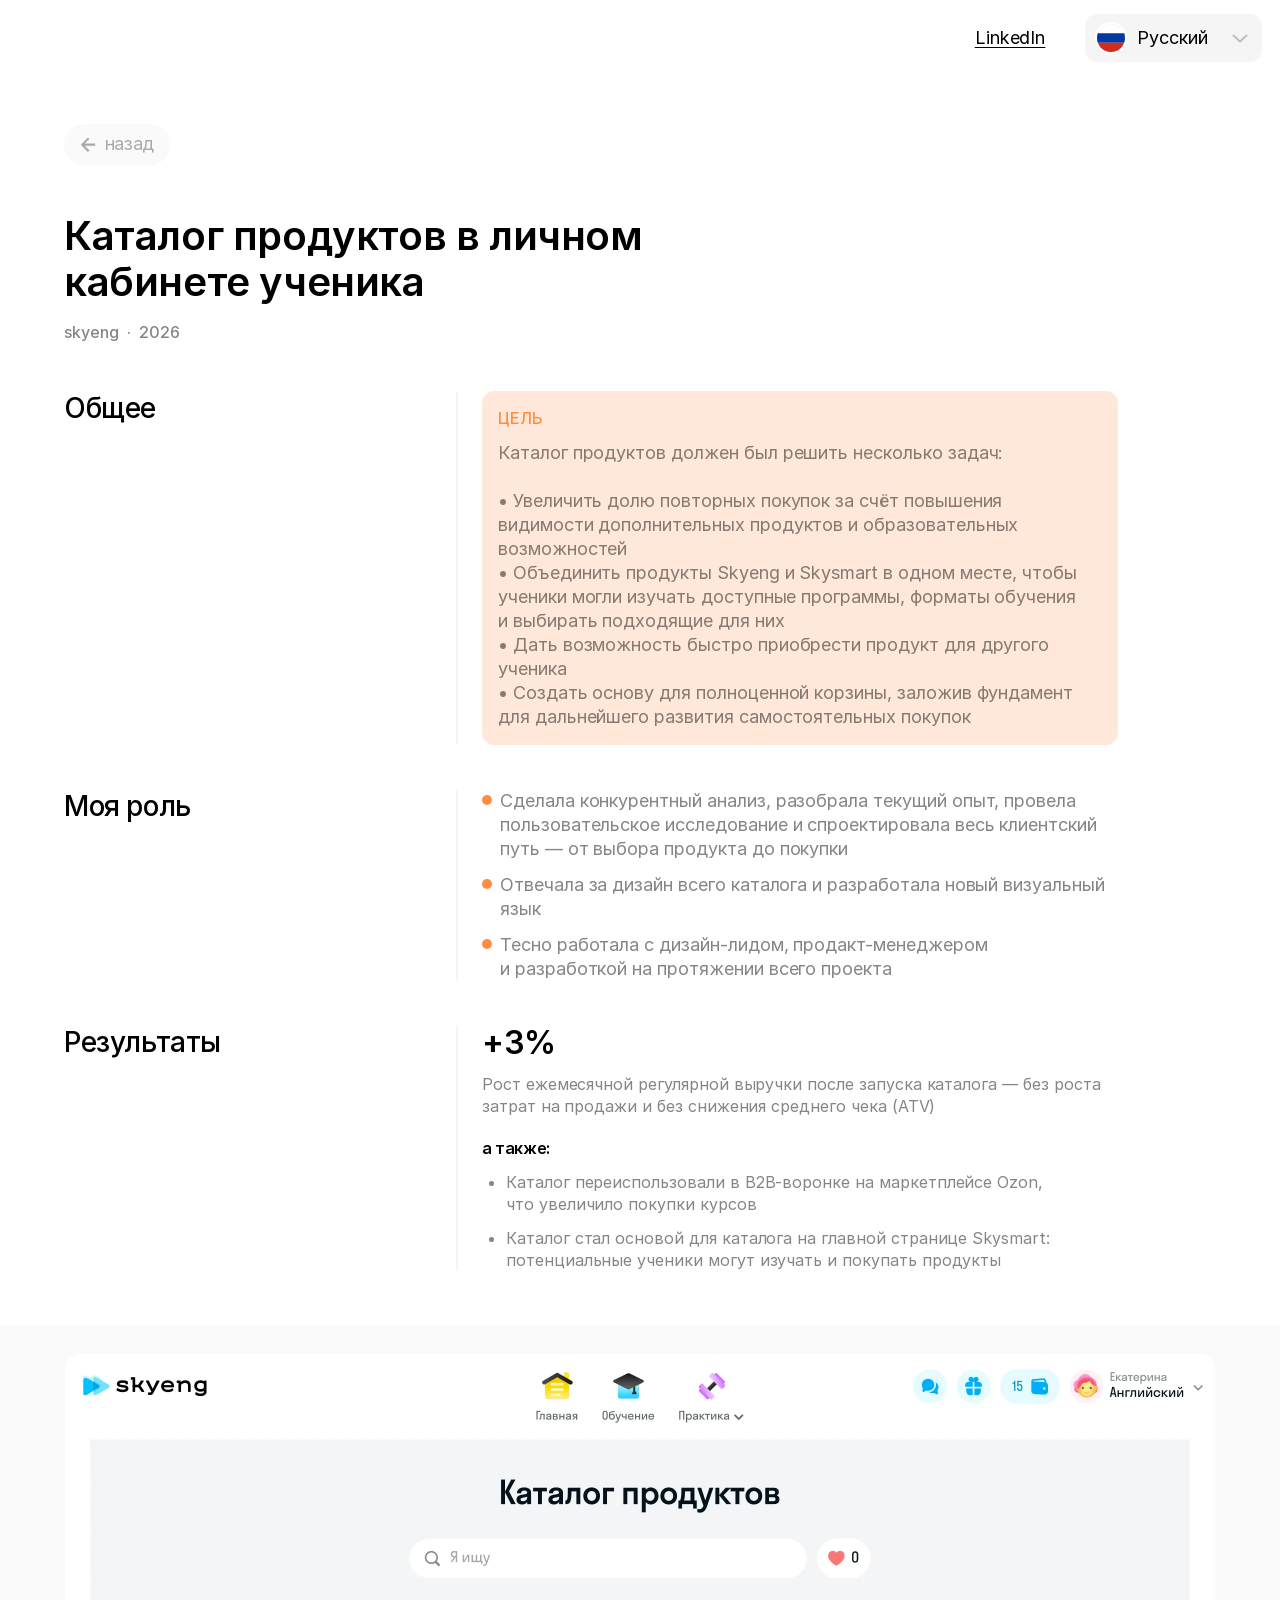
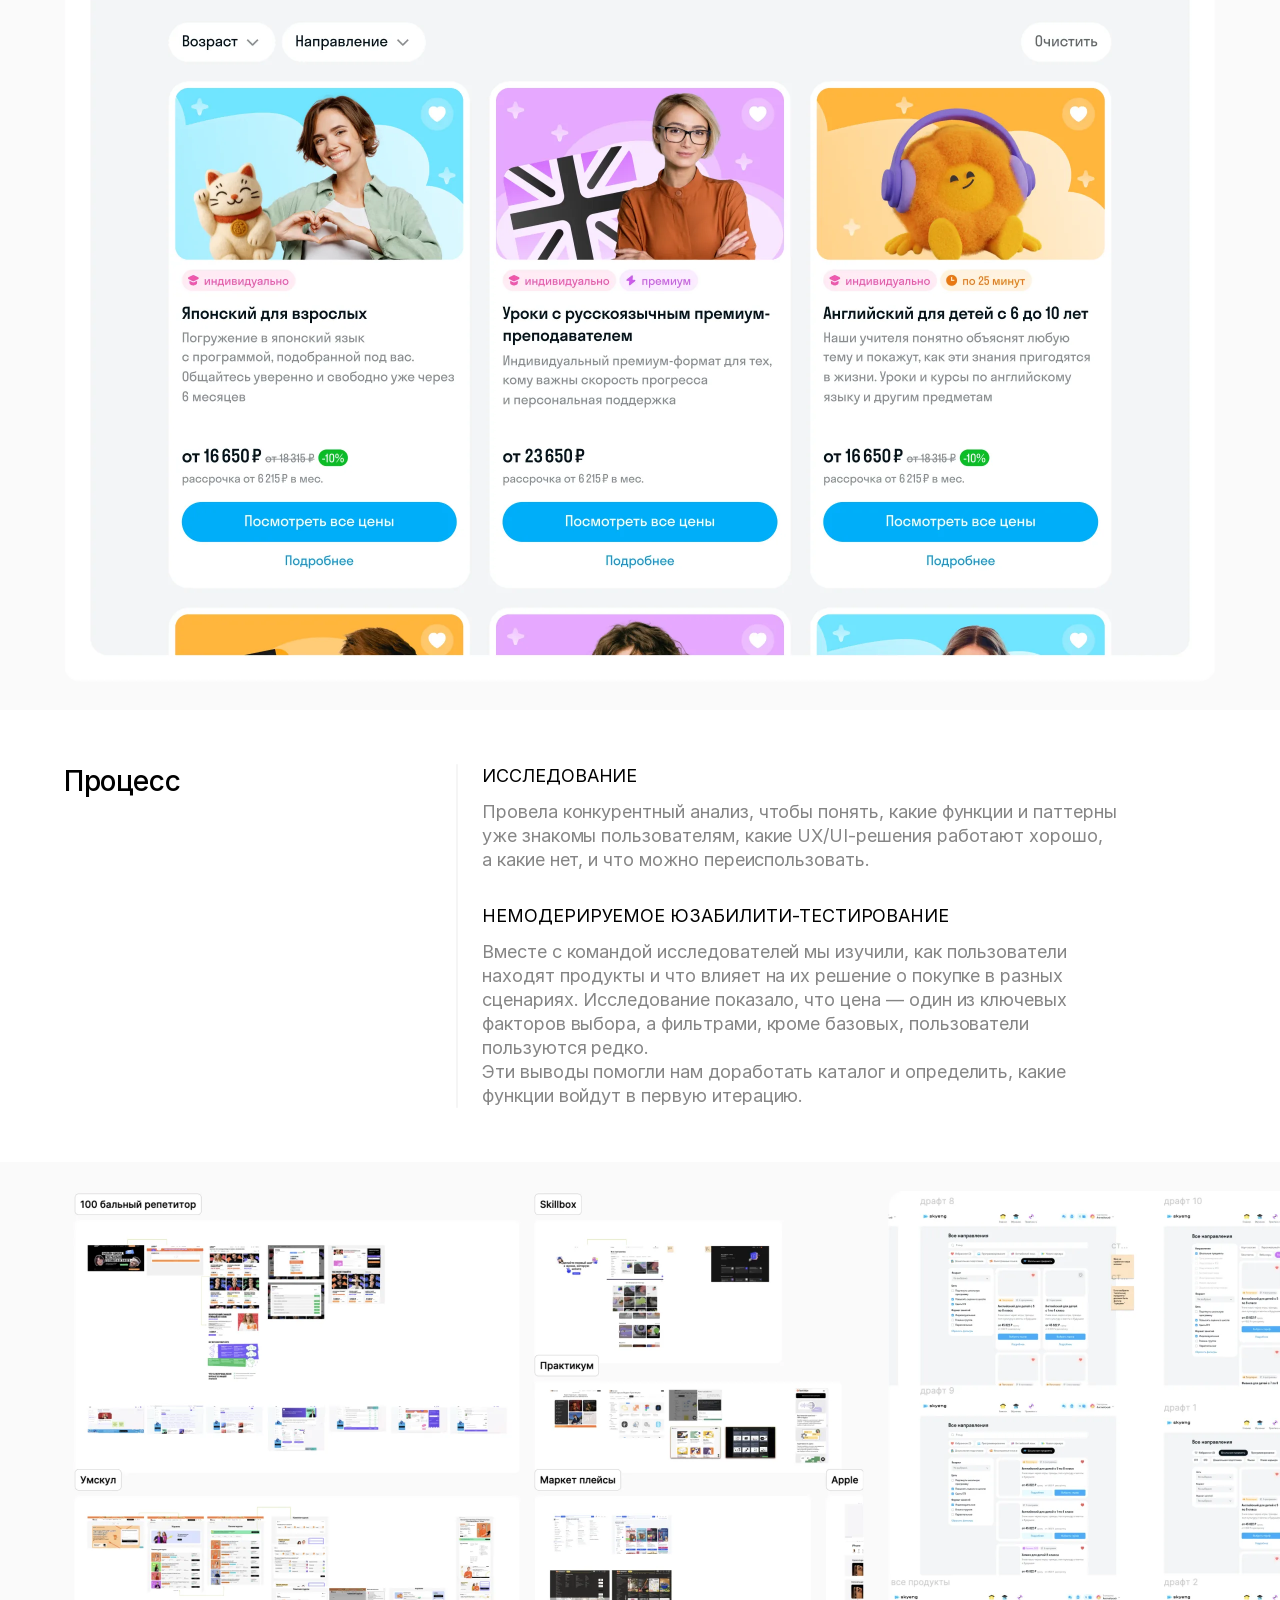
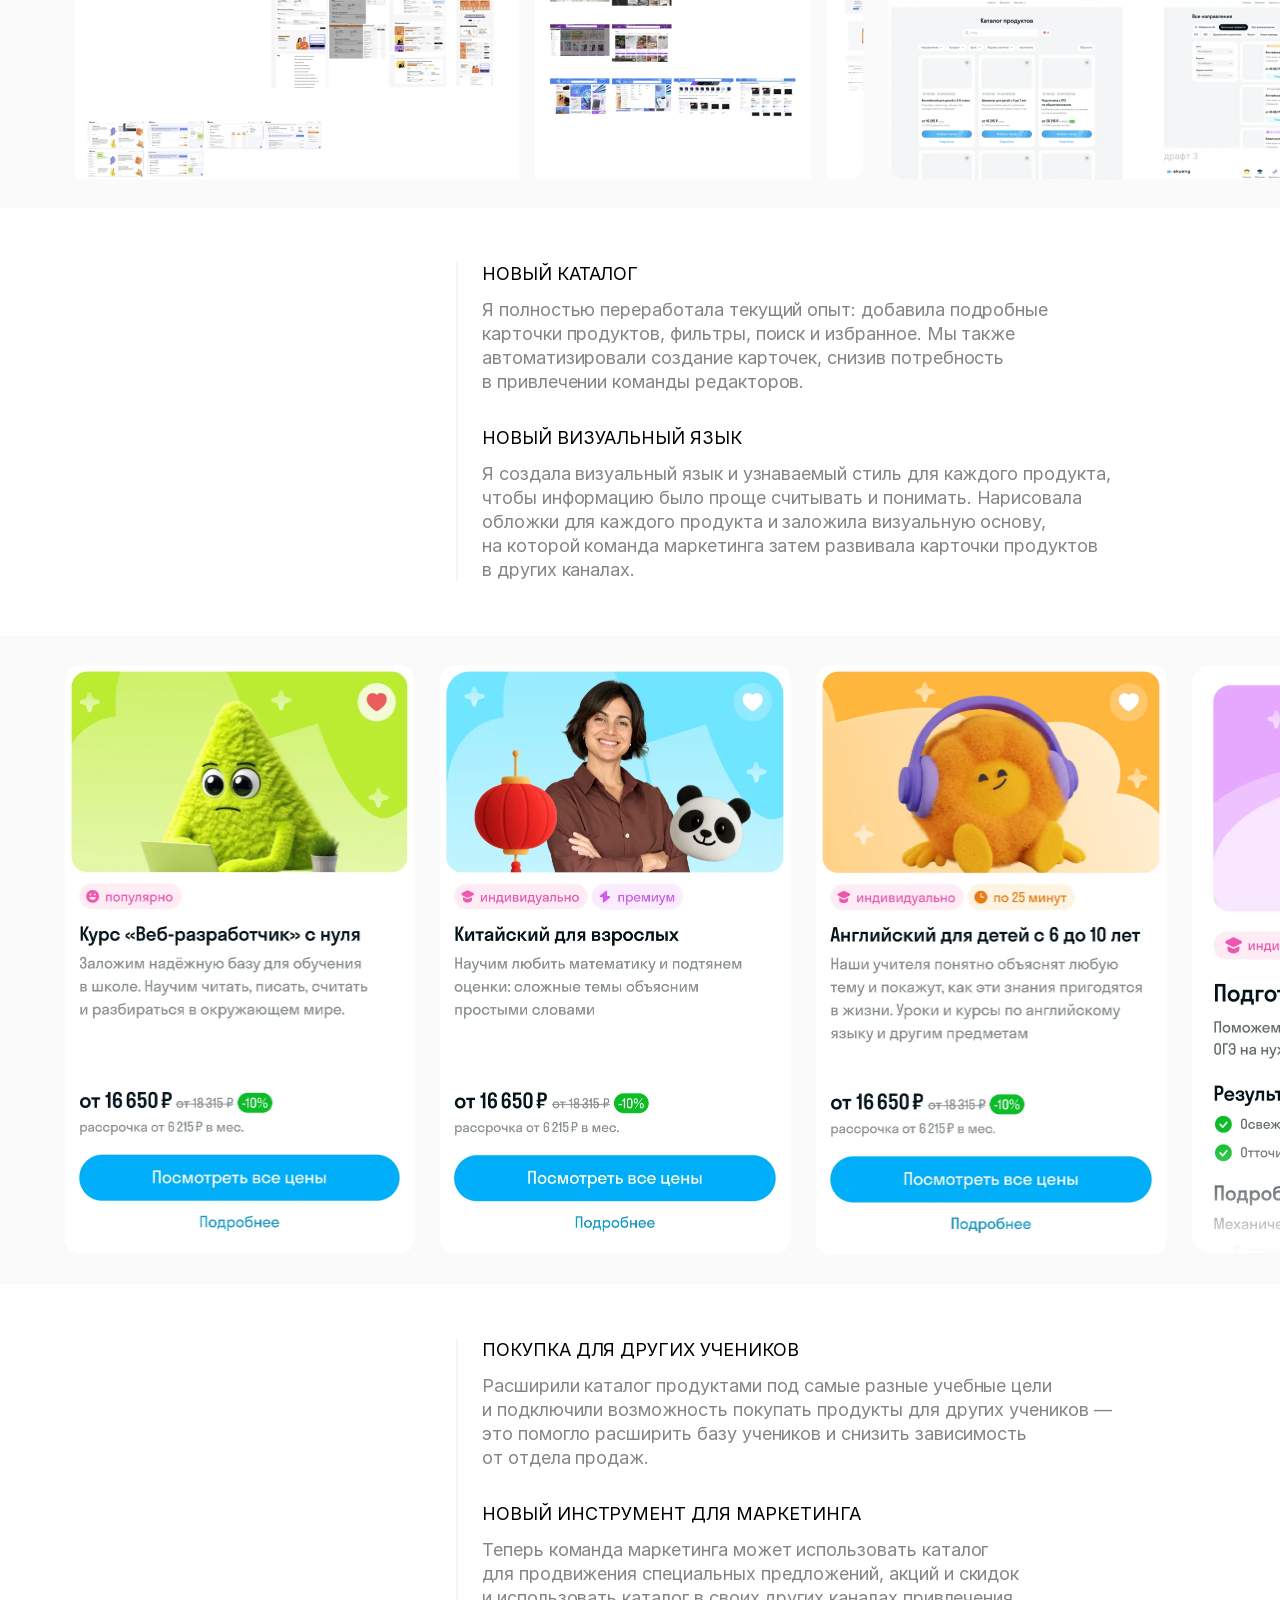
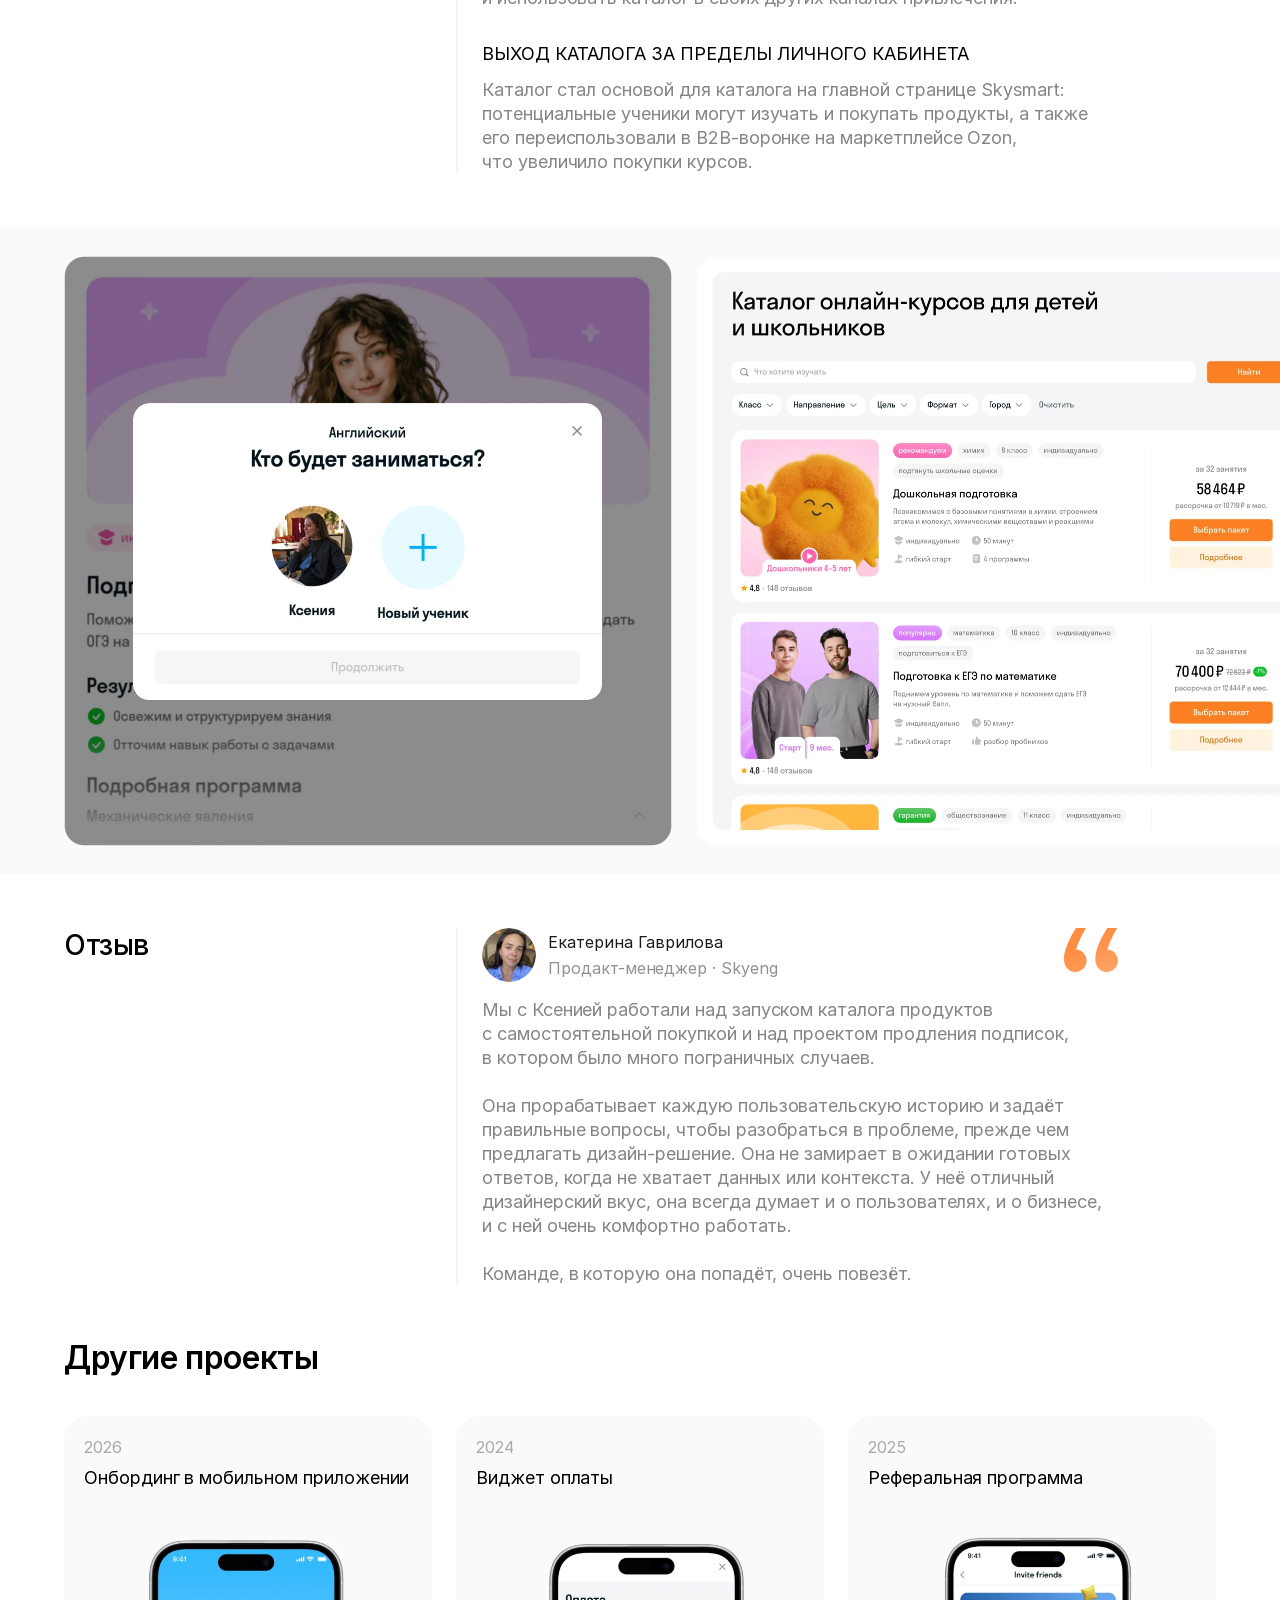
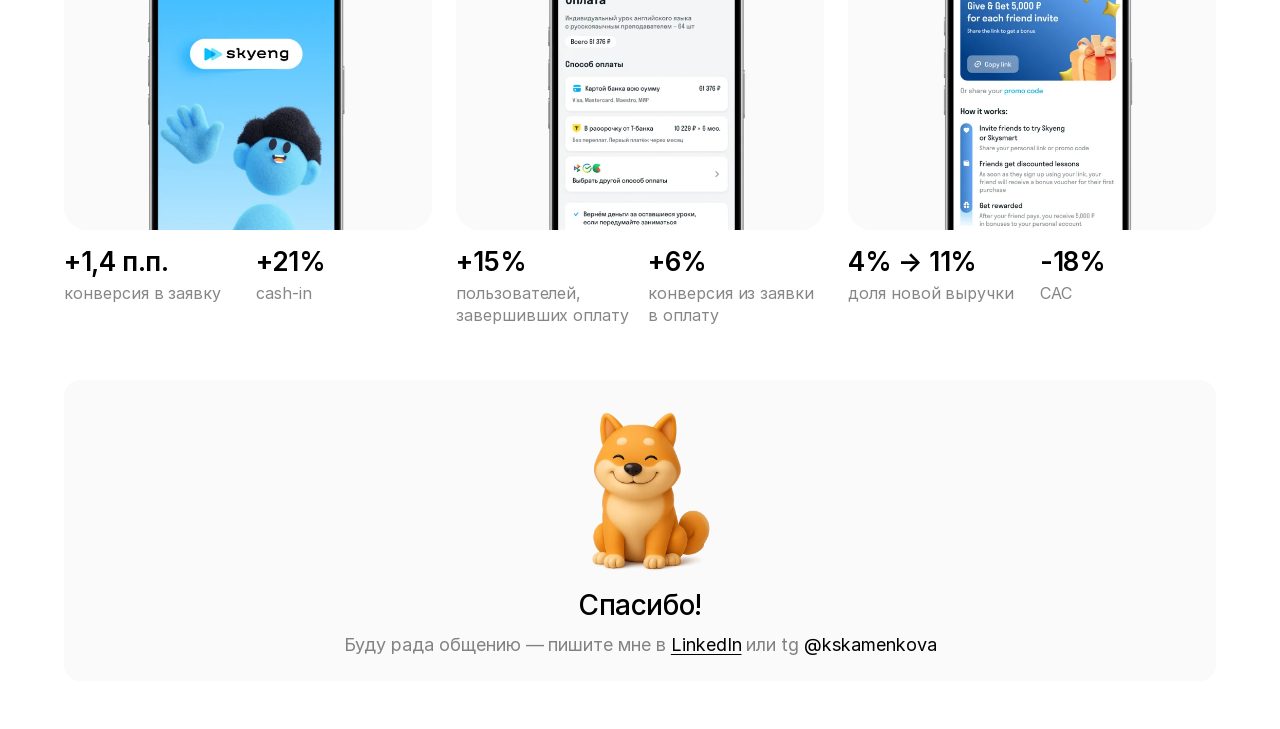
<file: ru/product-catalog/index.html>
<!doctype html>
<html lang="ru">
<head>
<meta charset="utf-8">
<meta name="viewport" content="width=device-width, initial-scale=1">
<title>Каталог продуктов в личном кабинете ученика — Ксения Каменкова</title>
<meta name="description" content="Каталог продуктов с самостоятельной покупкой в личном кабинете ученика Skyeng: +3% к ежемесячной регулярной выручке.">
<link rel="canonical" href="https://kseniakamenkova.github.io/ru/product-catalog/">
<link rel="alternate" hreflang="en" href="https://kseniakamenkova.github.io/product-catalog/">
<link rel="alternate" hreflang="ru" href="https://kseniakamenkova.github.io/ru/product-catalog/">
<link rel="alternate" hreflang="x-default" href="https://kseniakamenkova.github.io/product-catalog/">
<meta property="og:type" content="website">
<meta property="og:title" content="Каталог продуктов в личном кабинете ученика — Ксения Каменкова">
<meta property="og:description" content="Каталог продуктов с самостоятельной покупкой в личном кабинете ученика Skyeng: +3% к ежемесячной регулярной выручке.">
<meta property="og:url" content="https://kseniakamenkova.github.io/ru/product-catalog/">
<meta property="og:image" content="https://kseniakamenkova.github.io/assets/img/apple-touch-icon.png">
<link rel="icon" type="image/png" href="/assets/img/favicon.png">
<link rel="apple-touch-icon" href="/assets/img/apple-touch-icon.png">
<link rel="preload" href="/assets/fonts/Inter-Regular.woff2" as="font" type="font/woff2" crossorigin>
<link rel="stylesheet" href="/assets/css/style.css?v=7acd5cdd">
</head>
<body class="page-case">
<header class="site-header">
  <nav class="site-header__links" aria-label="Профили">
    <a href="https://www.linkedin.com/in/ksenia-kamenkova-319421298" target="_blank" rel="noopener">LinkedIn</a>
  </nav>
  <div class="lang">
    <button class="lang__btn" type="button" aria-expanded="false" aria-controls="lang-menu" aria-label="Язык: Русский">
      <span class="lang__flag"><img src="/assets/img/flag-ru.svg" alt="" width="28" height="28"></span><span class="lang__name">Русский</span><svg class="lang__chev" width="24" height="24" viewBox="0 0 24 24" aria-hidden="true"><path d="M5.5 9.5 12 15.5l6.5-6" fill="none" stroke="currentColor" stroke-width="2" stroke-linecap="round" stroke-linejoin="round"/></svg>
    </button>
    <ul class="lang__menu" id="lang-menu" hidden><li><a class="lang__opt" href="/product-catalog/" hreflang="en" lang="en"><span class="lang__flag"><img src="/assets/img/flag-gb.svg" alt="" width="28" height="28"></span><span>English</span></a></li><li><a class="lang__opt" href="/ru/product-catalog/" hreflang="ru" lang="ru" aria-current="true"><span class="lang__flag"><img src="/assets/img/flag-ru.svg" alt="" width="28" height="28"></span><span>Русский</span></a></li></ul>
  </div>
</header>
<main>
<div class="container">
  <a class="back" href="/ru/"><img src="/assets/img/back-arrow.svg" alt="" width="17" height="17"><span>назад</span></a>
</div>
<div class="case case--mobile">
  <div class="container case-head">
    <h1 class="case-head__title case-head__title--wide">Каталог продуктов в личном кабинете ученика</h1>
    <p class="case-head__meta"><a class="meta-link" href="https://skyeng.ru/" target="_blank" rel="noopener">skyeng</a><span aria-hidden="true">·</span><span>2026</span></p>
  </div>
  <div class="case-flow">
    <div class="case-intro"><div class="container" style="--mo:0"><section class="section">
      <h2 class="section__title">Общее</h2>
      <div class="section__body"><div class="callout"><p class="callout__label">ЦЕЛЬ</p><p class="body">Каталог продуктов должен был решить несколько задач:

• Увеличить долю повторных покупок за счёт повышения видимости дополнительных продуктов и образовательных возможностей
• Объединить продукты Skyeng и Skysmart в одном месте, чтобы ученики могли изучать доступные программы, форматы обучения и выбирать подходящие для них
• Дать возможность быстро приобрести продукт для другого ученика
• Создать основу для полноценной корзины, заложив фундамент для дальнейшего развития самостоятельных покупок</p></div></div>
    </section>
</div>
<div class="container" style="--mo:1"><section class="section">
      <h2 class="section__title">Моя роль</h2>
      <div class="section__body"><ul class="points"><li>Сделала конкурентный анализ, разобрала текущий опыт, провела пользовательское исследование и спроектировала весь клиентский путь — от выбора продукта до покупки</li><li>Отвечала за дизайн всего каталога и разработала новый визуальный язык</li><li>Тесно работала с дизайн-лидом, продакт-менеджером и разработкой на протяжении всего проекта</li></ul></div>
    </section>
</div>
<div class="container" style="--mo:3"><section class="section">
      <h2 class="section__title">Результаты</h2>
      <div class="section__body"><div class="metrics"><div class="metric"><p class="metric__value">+3%</p><p class="metric__label">Рост ежемесячной регулярной выручки после запуска каталога — без роста затрат на продажи и без снижения среднего чека (ATV)</p></div></div><div class="also"><p class="also__title">а также:</p><ul class="also__list"><li>Каталог переиспользовали в B2B-воронке на маркетплейсе Ozon, что увеличило покупки курсов</li><li>Каталог стал основой для каталога на главной странице Skysmart: потенциальные ученики могут изучать и покупать продукты</li></ul></div></div>
    </section>
</div>
</div>
    <div class="rail rail--band" data-m="hide"><div class="rail__track"><div class="rail__items"><img src="/assets/img/product-catalog/row1-1.webp" alt="" width="1152" height="929" style="width:1152px;height:929px;border-radius:16px" loading="lazy" draggable="false"></div></div></div>
<div class="container" style="--mo:4" data-m="break"><section class="section">
      <h2 class="section__title">Процесс</h2>
      <div class="section__body"><div class="groups"><div class="group"><h3 class="group__title">ИССЛЕДОВАНИЕ</h3><p class="body">Провела конкурентный анализ, чтобы понять, какие функции и паттерны уже знакомы пользователям, какие UX/UI-решения работают хорошо, а какие нет, и что можно переиспользовать.</p></div><div class="group"><h3 class="group__title">НЕМОДЕРИРУЕМОЕ ЮЗАБИЛИТИ-ТЕСТИРОВАНИЕ</h3><p class="body">Вместе с командой исследователей мы изучили, как пользователи находят продукты и что влияет на их решение о покупке в разных сценариях. Исследование показало, что цена — один из ключевых факторов выбора, а фильтрами, кроме базовых, пользователи пользуются редко.
Эти выводы помогли нам доработать каталог и определить, какие функции войдут в первую итерацию.</p></div></div></div>
    </section>
</div>
<div class="rail rail--band rail--scroll" data-m="hide"><div class="rail__track" tabindex="0" role="region" aria-label="Экраны (листаются вбок)"><div class="rail__items"><img src="/assets/img/product-catalog/row2-1.webp" alt="" width="800" height="590" style="width:800px;height:590px;border-radius:16px" loading="lazy" draggable="false"><img src="/assets/img/product-catalog/row2-2.webp" alt="" width="747" height="590" style="width:747px;height:590px;border-radius:16px" loading="lazy" draggable="false"><img src="/assets/img/product-catalog/row2-3.webp" alt="" width="747" height="590" style="width:747px;height:590px;border-radius:16px" loading="lazy" draggable="false"></div></div></div>
<div class="container" style="--mo:6"><section class="section section--untitled">
      <div class="section__title" aria-hidden="true"></div>
      <div class="section__body"><div class="groups"><div class="group"><h3 class="group__title">НОВЫЙ КАТАЛОГ</h3><p class="body">Я полностью переработала текущий опыт: добавила подробные карточки продуктов, фильтры, поиск и избранное. Мы также автоматизировали создание карточек, снизив потребность в привлечении команды редакторов.</p></div><div class="group"><h3 class="group__title">НОВЫЙ ВИЗУАЛЬНЫЙ ЯЗЫК</h3><p class="body">Я создала визуальный язык и узнаваемый стиль для каждого продукта, чтобы информацию было проще считывать и понимать. Нарисовала обложки для каждого продукта и заложила визуальную основу, на которой команда маркетинга затем развивала карточки продуктов в других каналах.</p></div></div></div>
    </section>
</div>
<div class="rail rail--band rail--scroll" data-m="hide"><div class="rail__track" tabindex="0" role="region" aria-label="Экраны (листаются вбок)"><div class="rail__items"><img src="/assets/img/product-catalog/row3-1.webp" alt="" width="351" height="590" style="width:351.3px;height:590px;border-radius:16px" loading="lazy" draggable="false"><img src="/assets/img/product-catalog/row3-2.webp" alt="" width="352" height="590" style="width:351.6px;height:590px;border-radius:16px" loading="lazy" draggable="false"><img src="/assets/img/product-catalog/row3-3.webp" alt="" width="352" height="592" style="width:352.5px;height:592.1px;border-radius:16px" loading="lazy" draggable="false"><img src="/assets/img/product-catalog/row3-4.webp" alt="" width="608" height="590" style="width:608px;height:590px;border-radius:20px" loading="lazy" draggable="false"><img src="/assets/img/product-catalog/row3-5.webp" alt="" width="800" height="590" style="width:800px;height:590px;border-radius:16px" loading="lazy" draggable="false"><img src="/assets/img/product-catalog/row3-6.webp" alt="" width="800" height="590" style="width:800px;height:590px;border-radius:16px" loading="lazy" draggable="false"></div></div></div>
<div class="container" style="--mo:8"><section class="section section--untitled">
      <div class="section__title" aria-hidden="true"></div>
      <div class="section__body"><div class="groups"><div class="group"><h3 class="group__title">ПОКУПКА ДЛЯ ДРУГИХ УЧЕНИКОВ</h3><p class="body">Расширили каталог продуктами под самые разные учебные цели и подключили возможность покупать продукты для других учеников — это помогло расширить базу учеников и снизить зависимость от отдела продаж.</p></div><div class="group"><h3 class="group__title">НОВЫЙ ИНСТРУМЕНТ ДЛЯ МАРКЕТИНГА</h3><p class="body">Теперь команда маркетинга может использовать каталог для продвижения специальных предложений, акций и скидок и использовать каталог в своих других каналах привлечения.</p></div><div class="group"><h3 class="group__title">ВЫХОД КАТАЛОГА ЗА ПРЕДЕЛЫ ЛИЧНОГО КАБИНЕТА</h3><p class="body">Каталог стал основой для каталога на главной странице Skysmart: потенциальные ученики могут изучать и покупать продукты, а также его переиспользовали в B2B-воронке на маркетплейсе Ozon, что увеличило покупки курсов.</p></div></div></div>
    </section>
</div>
<div class="rail rail--band rail--scroll" data-m="hide"><div class="rail__track" tabindex="0" role="region" aria-label="Экраны (листаются вбок)"><div class="rail__items"><img src="/assets/img/product-catalog/row4-1.webp" alt="" width="608" height="590" style="width:608px;height:590px;border-radius:20px" loading="lazy" draggable="false"><img src="/assets/img/product-catalog/row4-2.webp" alt="" width="631" height="590" style="width:630.6px;height:590px;border-radius:20px" loading="lazy" draggable="false"><img src="/assets/img/product-catalog/row4-3.webp" alt="" width="800" height="590" style="width:800px;height:590px;border-radius:16px" loading="lazy" draggable="false"></div></div></div>
<div class="container" style="--mo:10" data-m="break"><section class="section">
      <h2 class="section__title">Отзыв</h2>
      <div class="section__body"><figure class="review">
          <img class="review__quote" src="/assets/img/quote.svg" alt="" width="54" height="44">
          <figcaption class="review__who">
            <img class="review__photo" src="/assets/img/reviews/cat.webp" alt="" width="54" height="54" loading="lazy">
            <span class="review__about"><span class="review__name">Екатерина Гаврилова</span><span class="review__role">Продакт-менеджер · Skyeng</span></span>
          </figcaption>
          <blockquote class="review__text"><p>Мы с Ксенией работали над запуском каталога продуктов с самостоятельной покупкой и над проектом продления подписок, в котором было много пограничных случаев.</p><p>Она прорабатывает каждую пользовательскую историю и задаёт правильные вопросы, чтобы разобраться в проблеме, прежде чем предлагать дизайн-решение. Она не замирает в ожидании готовых ответов, когда не хватает данных или контекста. У неё отличный дизайнерский вкус, она всегда думает и о пользователях, и о бизнесе, и с ней очень комфортно работать.</p><p>Команде, в которую она попадёт, очень повезёт.</p></blockquote>
        </figure></div>
    </section>
</div>
<div class="rail rail--band rail--m" style="background:#e6e6e6;--mo:2"><div class="rail__track"><div class="rail__items"><img src="/assets/img/product-catalog/m-row1-1.webp" alt="" width="358" height="782" style="width:358px;height:782.1px;border-radius:16px" loading="lazy" draggable="false"></div></div></div>
<div class="rail rail--band rail--scroll rail--m" style="background:#e6e6e6;--mo:5"><div class="rail__track" tabindex="0" role="region" aria-label="Экраны (листаются вбок)"><div class="rail__items"><img src="/assets/img/product-catalog/m-row2-1.webp" alt="" width="554" height="524" style="width:554px;height:524px;border-radius:16px" loading="lazy" draggable="false"><img src="/assets/img/product-catalog/m-row2-2.webp" alt="" width="554" height="524" style="width:554px;height:524px;border-radius:16px" loading="lazy" draggable="false"><img src="/assets/img/product-catalog/m-row2-3.webp" alt="" width="554" height="524" style="width:554px;height:524px;border-radius:16px" loading="lazy" draggable="false"></div></div></div>
<div class="rail rail--band rail--scroll rail--m" style="--mo:7"><div class="rail__track" tabindex="0" role="region" aria-label="Экраны (листаются вбок)"><div class="rail__items"><img src="/assets/img/product-catalog/m-row3-1.webp" alt="" width="1104" height="592" style="width:1103.5px;height:592.1px;border-radius:0px" loading="lazy" draggable="false"><img src="/assets/img/product-catalog/m-row3-2.webp" alt="" width="284" height="592" style="width:284.3px;height:592px;border-radius:16px" loading="lazy" draggable="false"><img src="/assets/img/product-catalog/m-row3-3.webp" alt="" width="800" height="590" style="width:800px;height:590px;border-radius:16px" loading="lazy" draggable="false"><img src="/assets/img/product-catalog/m-row3-4.webp" alt="" width="800" height="590" style="width:800px;height:590px;border-radius:16px" loading="lazy" draggable="false"></div></div></div>
<div class="rail rail--band rail--scroll rail--m" style="--mo:9"><div class="rail__track" tabindex="0" role="region" aria-label="Экраны (листаются вбок)"><div class="rail__items"><img src="/assets/img/product-catalog/m-row4-1.webp" alt="" width="358" height="592" style="width:358px;height:592px;border-radius:15.27px" loading="lazy" draggable="false"><img src="/assets/img/product-catalog/m-row4-2.webp" alt="" width="358" height="592" style="width:358px;height:592px;border-radius:15.27px" loading="lazy" draggable="false"><img src="/assets/img/product-catalog/m-row4-3.webp" alt="" width="800" height="590" style="width:800px;height:590px;border-radius:16px" loading="lazy" draggable="false"></div></div></div>
    <div class="container case-others" style="--mo:998" data-m="break"><section class="others" aria-labelledby="others-title">
      <h2 class="others__title" id="others-title">Другие проекты</h2>
      <div class="others__track" tabindex="0" role="region" aria-label="Другие проекты"><article class="other">
          <a class="other__card" href="/ru/onboarding/" aria-label="Открыть кейс: Онбординг в мобильном приложении">
            <img class="other__img" src="/assets/img/home/mcard-onb.webp" alt="" width="358" height="403" loading="lazy" style="--mshift:24px">
            <span class="other__year">2026</span>
            <span class="other__label">Онбординг в мобильном приложении</span>
          </a>
          <div class="other__metrics"><div class="metric"><p class="metric__value">+1,4 п.п.</p><p class="metric__label">конверсия в заявку</p></div><div class="metric"><p class="metric__value">+21%</p><p class="metric__label">cash-in</p></div></div>
        </article><article class="other">
          <a class="other__card" href="/ru/payment-widget/" aria-label="Открыть кейс: Виджет оплаты">
            <img class="other__img" src="/assets/img/home/mcard-pay.webp" alt="" width="358" height="403" loading="lazy" style="--mshift:24px">
            <span class="other__year">2024</span>
            <span class="other__label">Виджет оплаты</span>
          </a>
          <div class="other__metrics"><div class="metric"><p class="metric__value">+15%</p><p class="metric__label">пользователей, завершивших оплату</p></div><div class="metric"><p class="metric__value">+6%</p><p class="metric__label">конверсия из заявки в оплату</p></div></div>
        </article><article class="other">
          <a class="other__card" href="/ru/referral/" aria-label="Открыть кейс: Реферальная программа">
            <img class="other__img" src="/assets/img/home/mcard-ref.webp" alt="" width="358" height="403" loading="lazy" style="--mshift:24px">
            <span class="other__year">2025</span>
            <span class="other__label">Реферальная программа</span>
          </a>
          <div class="other__metrics"><div class="metric"><p class="metric__value">4% → 11%</p><p class="metric__label">доля новой выручки</p></div><div class="metric"><p class="metric__value">-18%</p><p class="metric__label">CAC</p></div></div>
        </article></div>
    </section></div>
    <div class="container case-contact"><section class="contact" aria-label="Контакты">
  <div class="contact__dog" aria-hidden="true">
    <img class="contact__tail" src="/assets/img/shiba-tail.webp" alt="" width="140" height="177" loading="lazy">
    <img class="contact__img" src="/assets/img/shiba-body.webp" alt="" width="140" height="177" loading="lazy">
  </div>
  <div class="contact__text">
    <h2 class="contact__title">Спасибо!</h2>
    <p class="contact__line">Буду рада общению — пишите мне в <a class="u" href="https://www.linkedin.com/in/ksenia-kamenkova-319421298" target="_blank" rel="noopener">LinkedIn</a><br class="contact__br"> или tg <a class="plain" href="https://t.me/kskamenkova" target="_blank" rel="noopener">@kskamenkova</a></p>
  </div>
</section>
</div>
  </div>
</div>
</main>
<script src="/assets/js/main.js?v=b38e8a7d" defer></script>
</body>
</html>
</file>
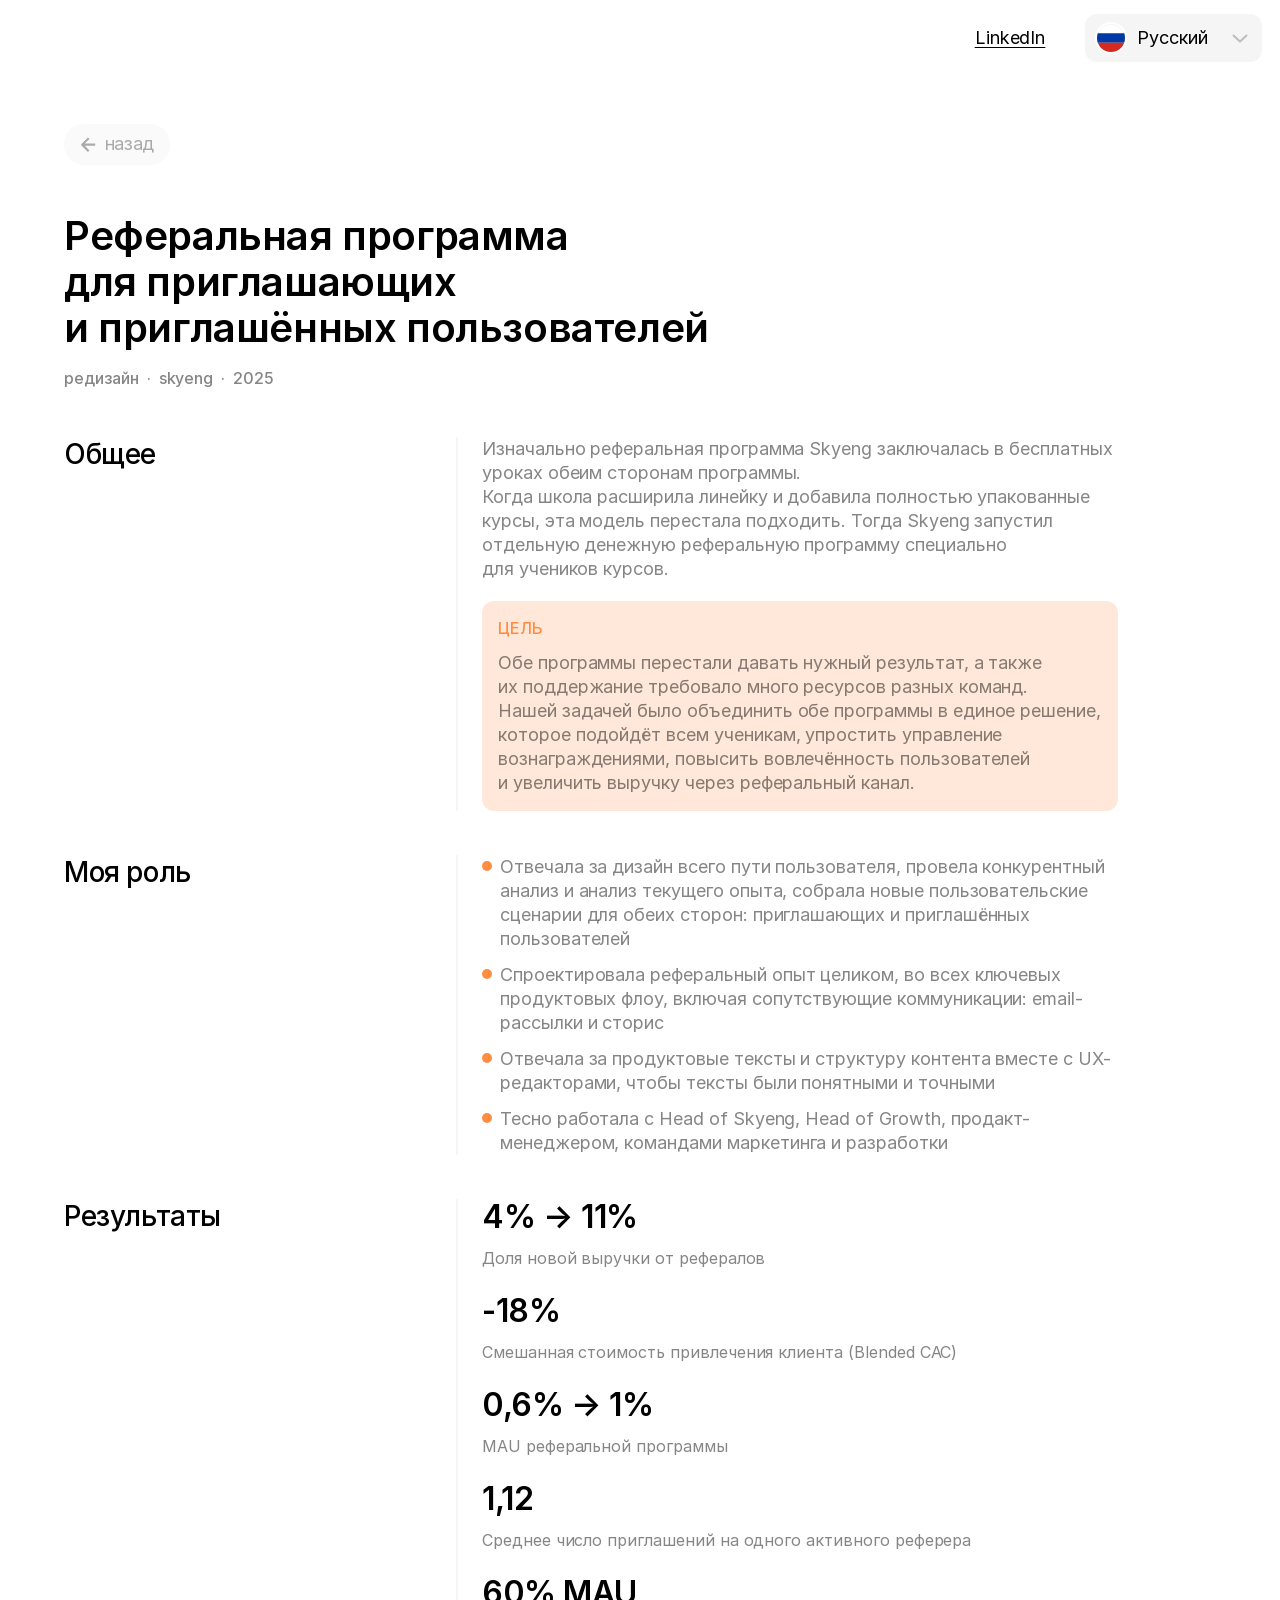
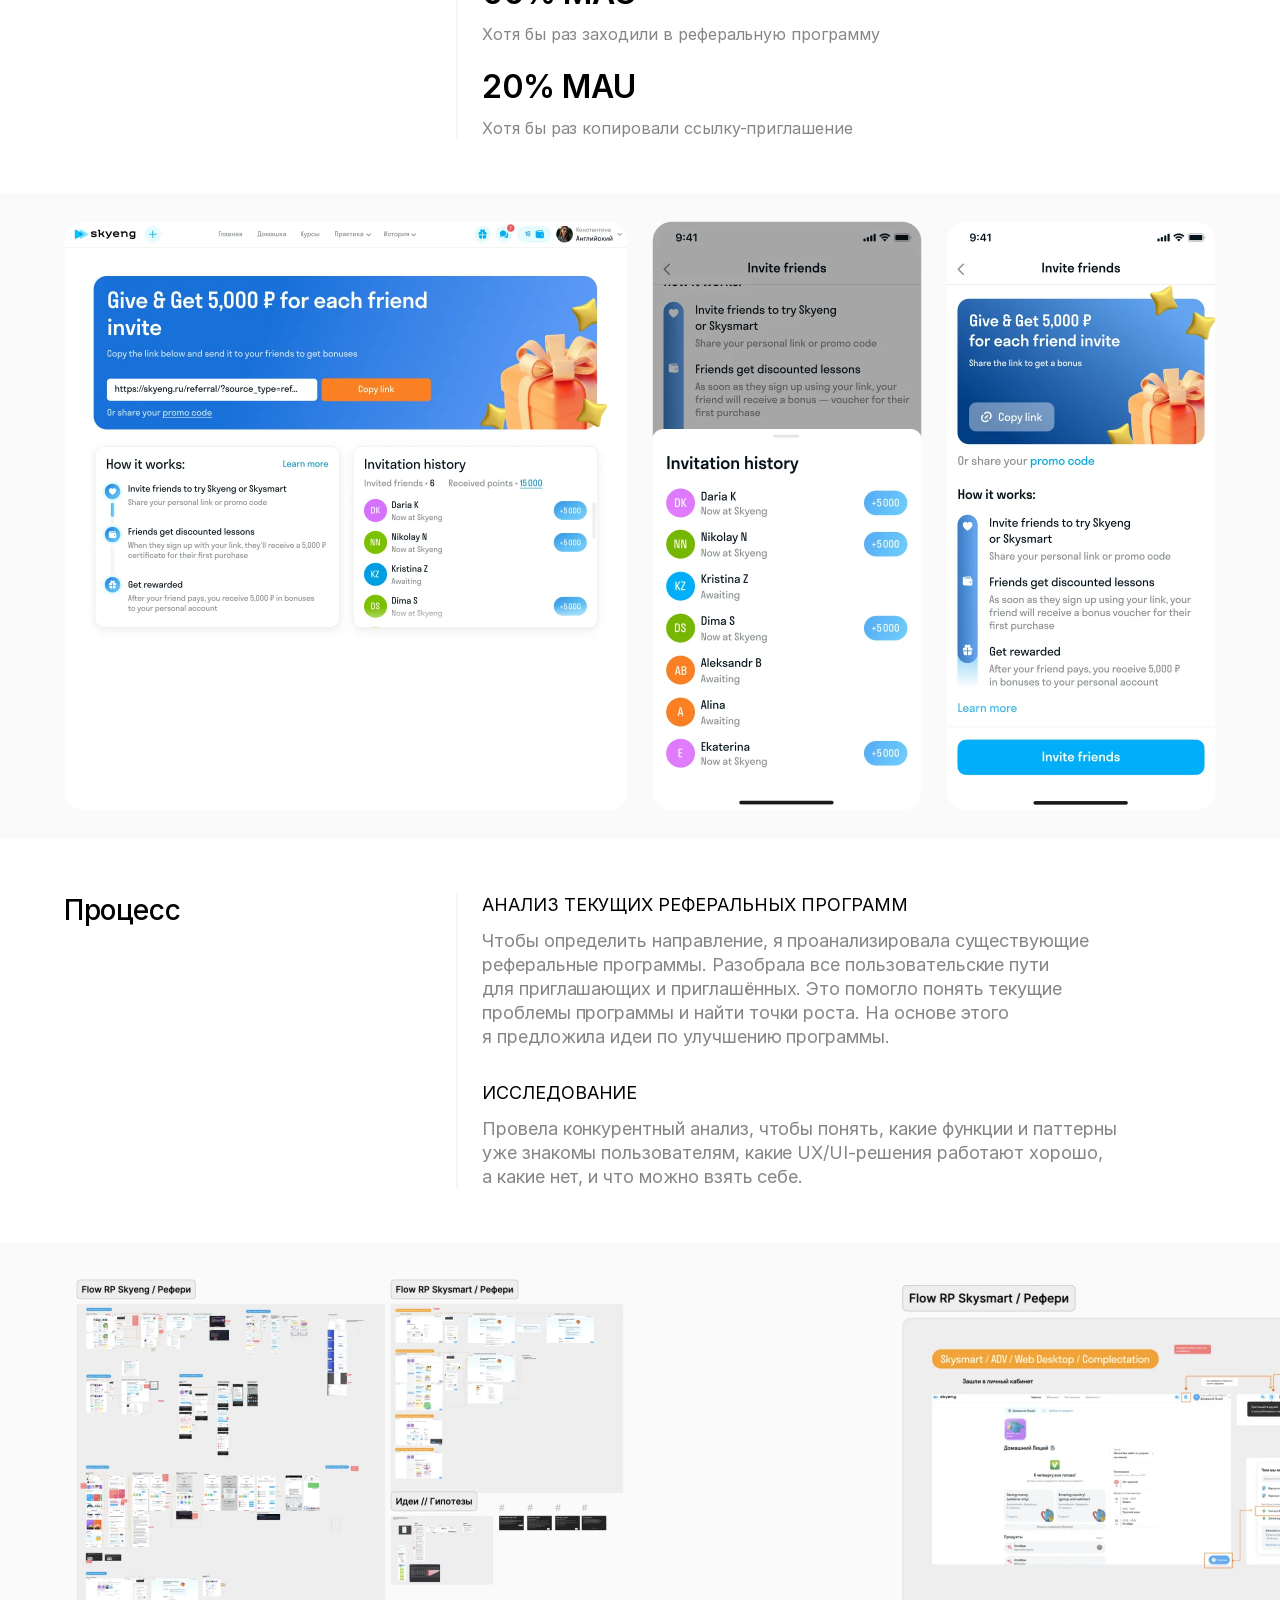
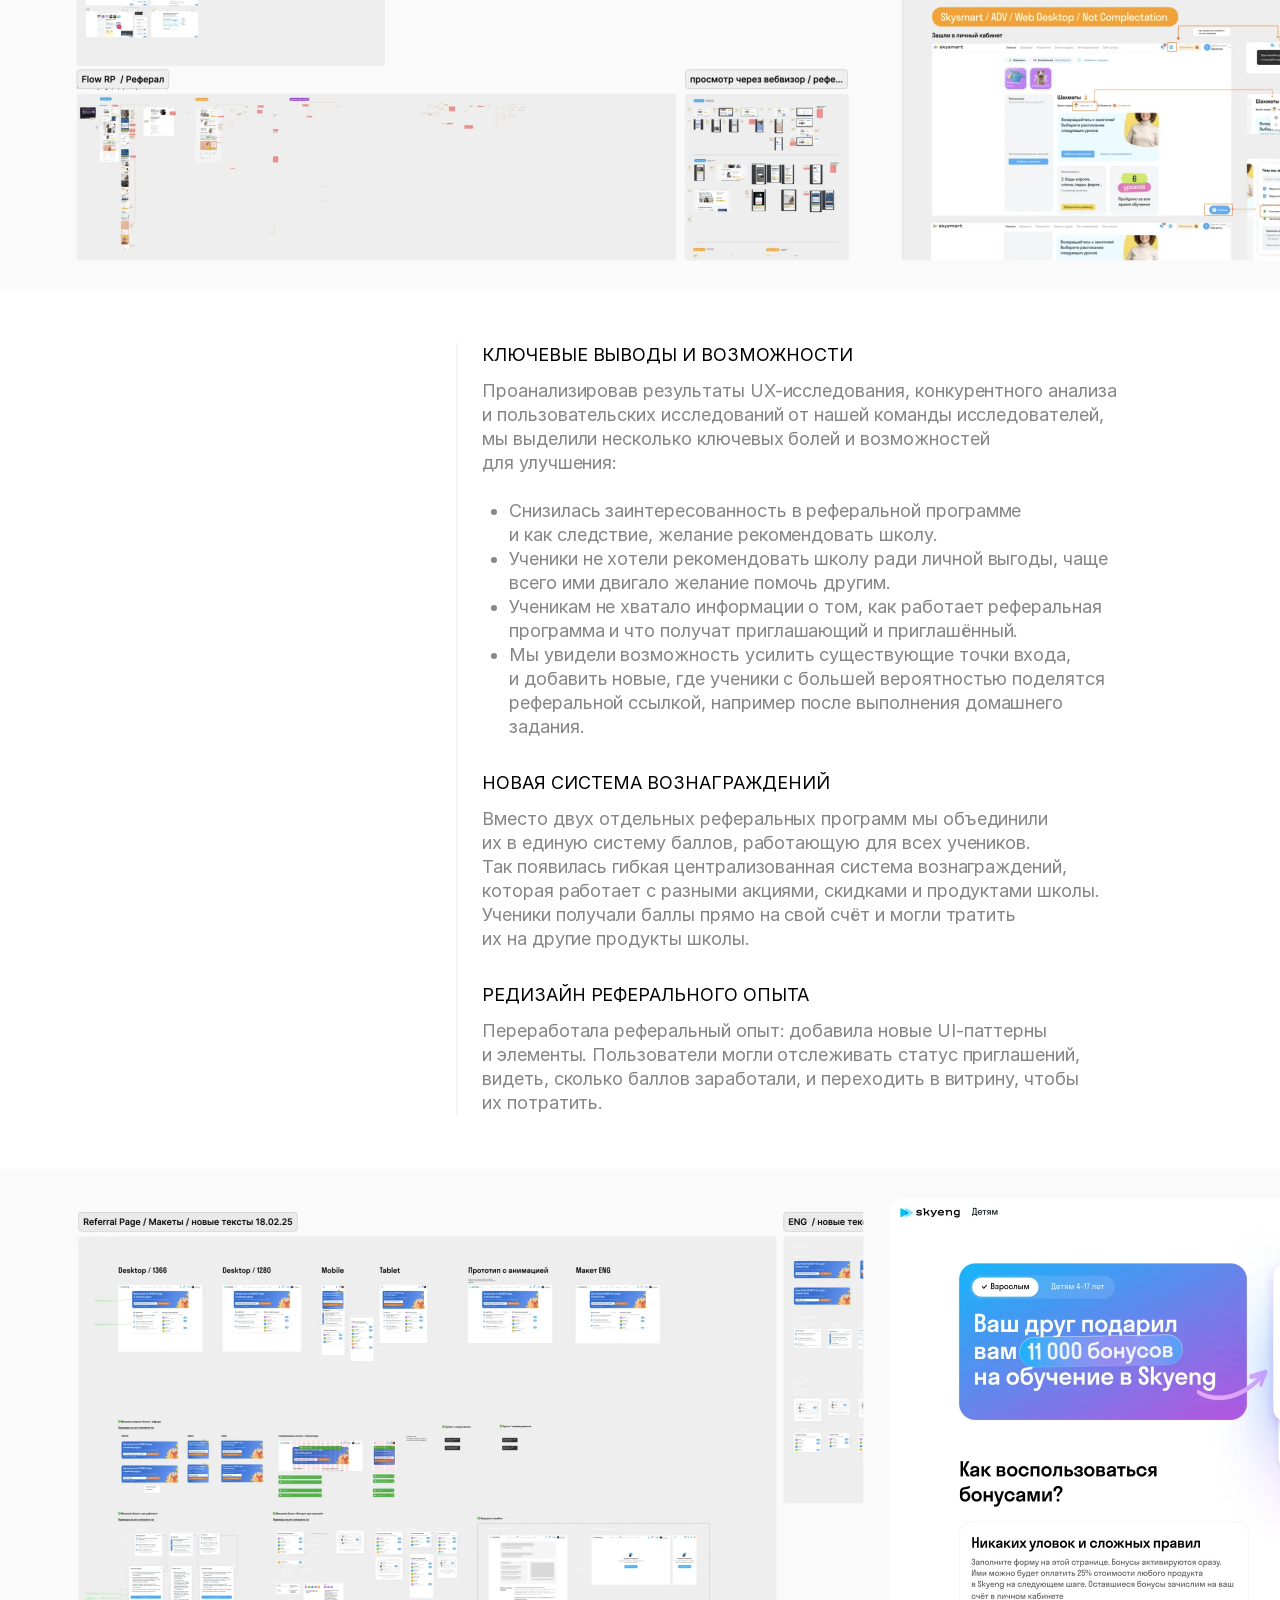
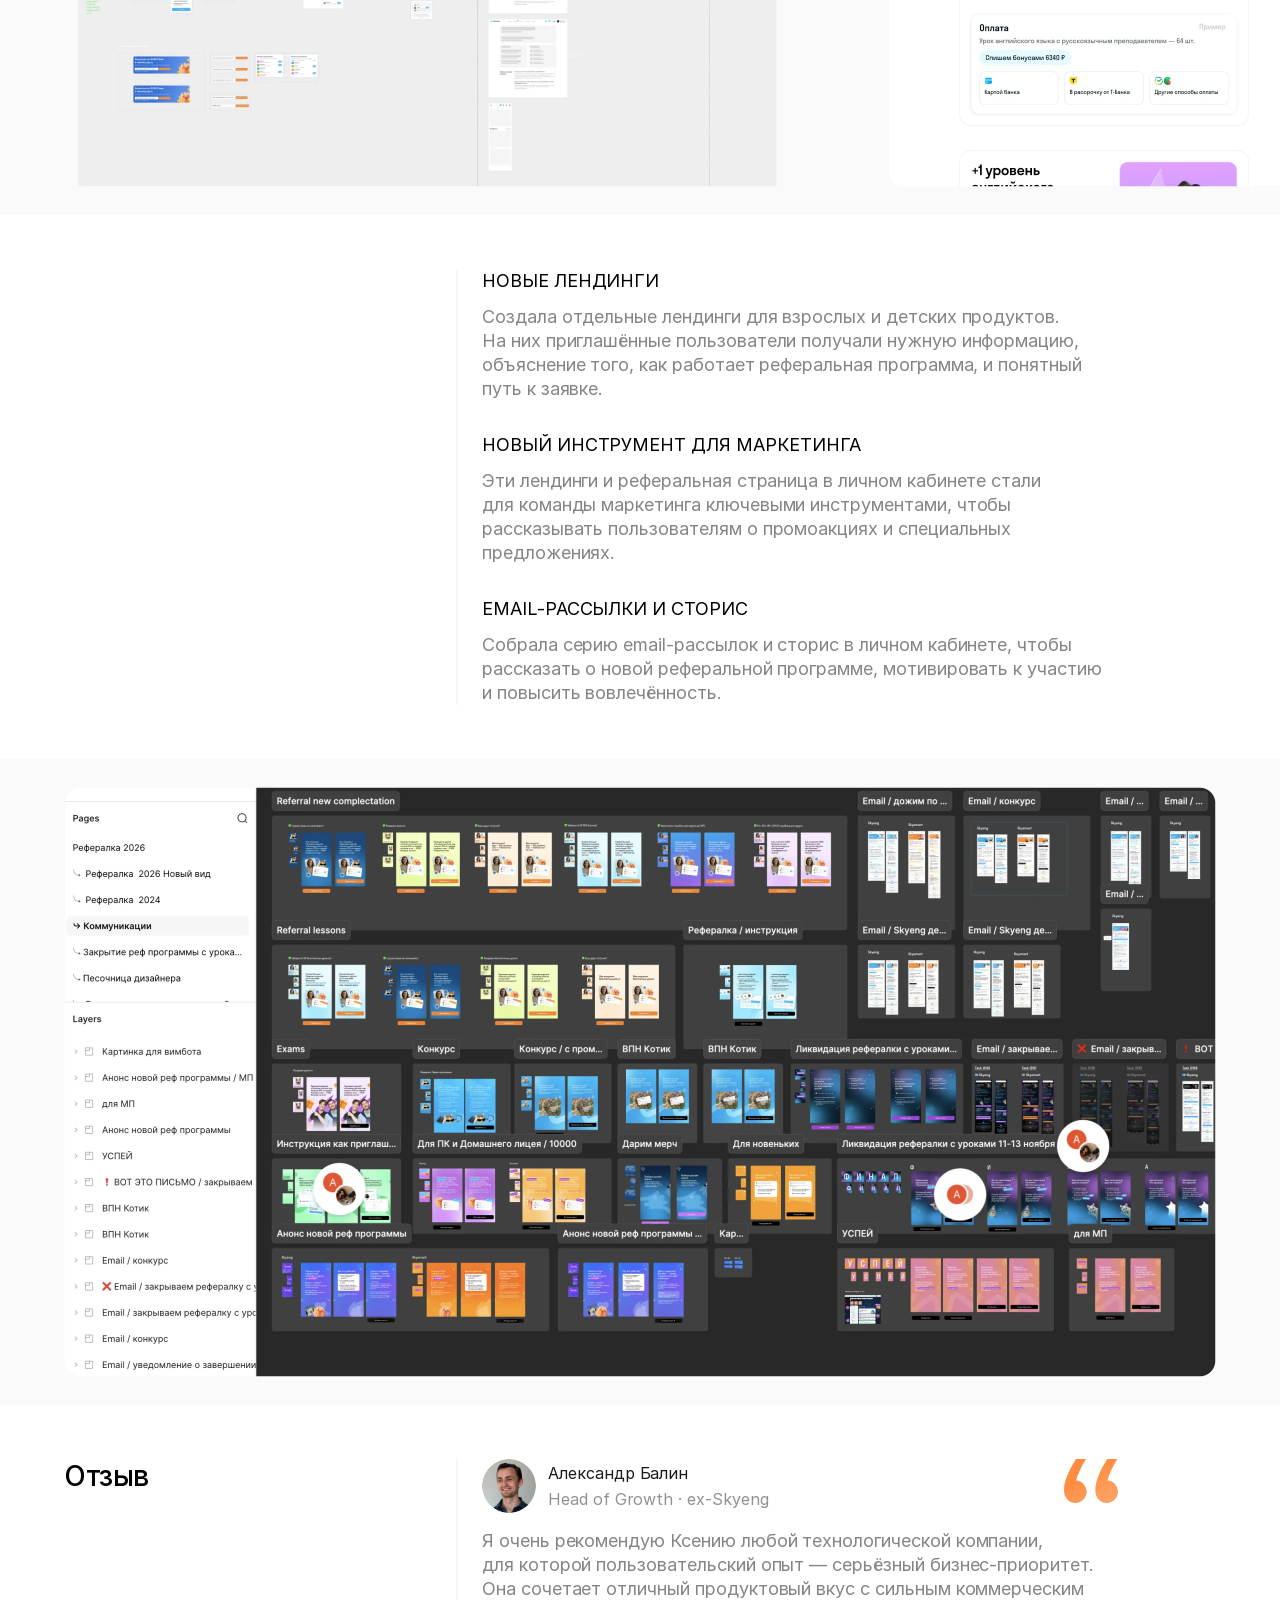
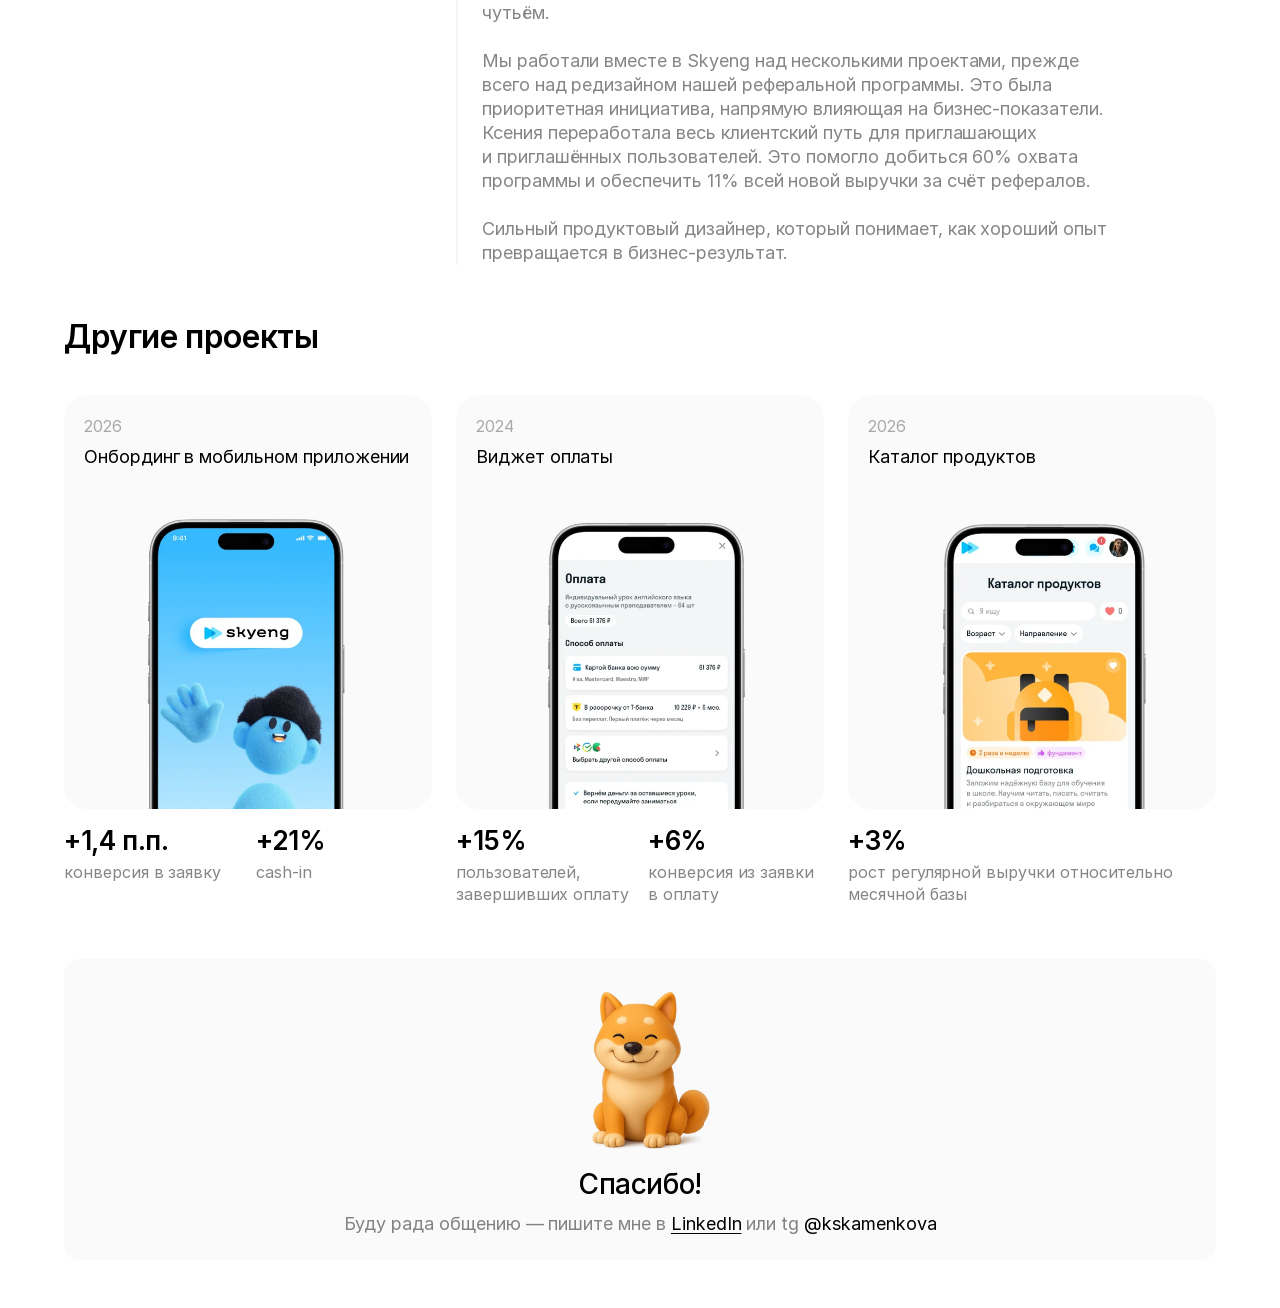
<file: ru/referral/index.html>
<!doctype html>
<html lang="ru">
<head>
<meta charset="utf-8">
<meta name="viewport" content="width=device-width, initial-scale=1">
<title>Реферальная программа для приглашающих и приглашённых пользователей — Ксения Каменкова</title>
<meta name="description" content="Единая балльная реферальная программа Skyeng: доля выручки от рефералов выросла с 4% до 11%, Blended CAC снизился на 18%.">
<link rel="canonical" href="https://kseniakamenkova.github.io/ru/referral/">
<link rel="alternate" hreflang="en" href="https://kseniakamenkova.github.io/referral/">
<link rel="alternate" hreflang="ru" href="https://kseniakamenkova.github.io/ru/referral/">
<link rel="alternate" hreflang="x-default" href="https://kseniakamenkova.github.io/referral/">
<meta property="og:type" content="website">
<meta property="og:title" content="Реферальная программа для приглашающих и приглашённых пользователей — Ксения Каменкова">
<meta property="og:description" content="Единая балльная реферальная программа Skyeng: доля выручки от рефералов выросла с 4% до 11%, Blended CAC снизился на 18%.">
<meta property="og:url" content="https://kseniakamenkova.github.io/ru/referral/">
<meta property="og:image" content="https://kseniakamenkova.github.io/assets/img/apple-touch-icon.png">
<link rel="icon" type="image/png" href="/assets/img/favicon.png">
<link rel="apple-touch-icon" href="/assets/img/apple-touch-icon.png">
<link rel="preload" href="/assets/fonts/Inter-Regular.woff2" as="font" type="font/woff2" crossorigin>
<link rel="stylesheet" href="/assets/css/style.css?v=7acd5cdd">
</head>
<body class="page-case">
<header class="site-header">
  <nav class="site-header__links" aria-label="Профили">
    <a href="https://www.linkedin.com/in/ksenia-kamenkova-319421298" target="_blank" rel="noopener">LinkedIn</a>
  </nav>
  <div class="lang">
    <button class="lang__btn" type="button" aria-expanded="false" aria-controls="lang-menu" aria-label="Язык: Русский">
      <span class="lang__flag"><img src="/assets/img/flag-ru.svg" alt="" width="28" height="28"></span><span class="lang__name">Русский</span><svg class="lang__chev" width="24" height="24" viewBox="0 0 24 24" aria-hidden="true"><path d="M5.5 9.5 12 15.5l6.5-6" fill="none" stroke="currentColor" stroke-width="2" stroke-linecap="round" stroke-linejoin="round"/></svg>
    </button>
    <ul class="lang__menu" id="lang-menu" hidden><li><a class="lang__opt" href="/referral/" hreflang="en" lang="en"><span class="lang__flag"><img src="/assets/img/flag-gb.svg" alt="" width="28" height="28"></span><span>English</span></a></li><li><a class="lang__opt" href="/ru/referral/" hreflang="ru" lang="ru" aria-current="true"><span class="lang__flag"><img src="/assets/img/flag-ru.svg" alt="" width="28" height="28"></span><span>Русский</span></a></li></ul>
  </div>
</header>
<main>
<div class="container">
  <a class="back" href="/ru/"><img src="/assets/img/back-arrow.svg" alt="" width="17" height="17"><span>назад</span></a>
</div>
<div class="case case--mobile">
  <div class="container case-head">
    <h1 class="case-head__title case-head__title--wide">Реферальная программа для приглашающих и приглашённых пользователей</h1>
    <p class="case-head__meta"><span>редизайн</span><span aria-hidden="true">·</span><a class="meta-link" href="https://skyeng.ru/" target="_blank" rel="noopener">skyeng</a><span aria-hidden="true">·</span><span>2025</span></p>
  </div>
  <div class="case-flow">
    <div class="case-intro"><div class="container" style="--mo:0"><section class="section">
      <h2 class="section__title">Общее</h2>
      <div class="section__body"><p class="body">Изначально реферальная программа Skyeng заключалась в бесплатных уроках обеим сторонам программы.
Когда школа расширила линейку и добавила полностью упакованные курсы, эта модель перестала подходить. Тогда Skyeng запустил отдельную денежную реферальную программу специально для учеников курсов.</p><div class="callout"><p class="callout__label">ЦЕЛЬ</p><p class="body">Обе программы перестали давать нужный результат, а также их поддержание требовало много ресурсов разных команд.
Нашей задачей было объединить обе программы в единое решение, которое подойдёт всем ученикам, упростить управление вознаграждениями, повысить вовлечённость пользователей и увеличить выручку через реферальный канал.</p></div></div>
    </section>
</div>
<div class="container" style="--mo:1"><section class="section">
      <h2 class="section__title">Моя роль</h2>
      <div class="section__body"><ul class="points"><li>Отвечала за дизайн всего пути пользователя, провела конкурентный анализ и анализ текущего опыта, собрала новые пользовательские сценарии для обеих сторон: приглашающих и приглашённых пользователей</li><li>Спроектировала реферальный опыт целиком, во всех ключевых продуктовых флоу, включая сопутствующие коммуникации: email-рассылки и сторис</li><li>Отвечала за продуктовые тексты и структуру контента вместе с UX-редакторами, чтобы тексты были понятными и точными</li><li>Тесно работала с Head of Skyeng, Head of Growth, продакт-менеджером, командами маркетинга и разработки</li></ul></div>
    </section>
</div>
<div class="container" style="--mo:3"><section class="section">
      <h2 class="section__title">Результаты</h2>
      <div class="section__body"><div class="metrics"><div class="metric"><p class="metric__value">4% → 11%</p><p class="metric__label">Доля новой выручки от рефералов</p></div><div class="metric"><p class="metric__value">-18%</p><p class="metric__label">Смешанная стоимость привлечения клиента (Blended CAC)</p></div><div class="metric"><p class="metric__value">0,6% → 1%</p><p class="metric__label">MAU реферальной программы</p></div><div class="metric"><p class="metric__value">1,12</p><p class="metric__label">Среднее число приглашений на одного активного реферера</p></div><div class="metric"><p class="metric__value">60% MAU</p><p class="metric__label">Хотя бы раз заходили в реферальную программу</p></div><div class="metric"><p class="metric__value">20% MAU</p><p class="metric__label">Хотя бы раз копировали ссылку-приглашение</p></div></div></div>
    </section>
</div>
</div>
    <div class="rail rail--band" data-m="hide"><div class="rail__track"><div class="rail__items"><img src="/assets/img/referral/row1-1.webp" alt="" width="564" height="590" style="width:564px;height:590px;border-radius:20px" loading="lazy" draggable="false"><img src="/assets/img/referral/row1-2.webp" alt="" width="270" height="590" style="width:270px;height:590px;border-radius:20px" loading="lazy" draggable="false"><img src="/assets/img/referral/row1-3.webp" alt="" width="270" height="590" style="width:270px;height:590px;border-radius:20px" loading="lazy" draggable="false"></div></div></div>
<div class="container" style="--mo:4" data-m="break"><section class="section">
      <h2 class="section__title">Процесс</h2>
      <div class="section__body"><div class="groups"><div class="group"><h3 class="group__title">АНАЛИЗ ТЕКУЩИХ РЕФЕРАЛЬНЫХ ПРОГРАММ</h3><p class="body">Чтобы определить направление, я проанализировала существующие реферальные программы. Разобрала все пользовательские пути для приглашающих и приглашённых. Это помогло понять текущие проблемы программы и найти точки роста. На основе этого я предложила идеи по улучшению программы.</p></div><div class="group"><h3 class="group__title">ИССЛЕДОВАНИЕ</h3><p class="body">Провела конкурентный анализ, чтобы понять, какие функции и паттерны уже знакомы пользователям, какие UX/UI-решения работают хорошо, а какие нет, и что можно взять себе.</p></div></div></div>
    </section>
</div>
<div class="rail rail--band rail--scroll" data-m="hide"><div class="rail__track" tabindex="0" role="region" aria-label="Экраны (листаются вбок)"><div class="rail__items"><img src="/assets/img/referral/row2-1.webp" alt="" width="800" height="590" style="width:800px;height:590px;border-radius:16px" loading="lazy" draggable="false"><img src="/assets/img/referral/row2-2.webp" alt="" width="747" height="590" style="width:747px;height:590px;border-radius:16px" loading="lazy" draggable="false"><img src="/assets/img/referral/row2-3.webp" alt="" width="747" height="590" style="width:747px;height:590px;border-radius:16px" loading="lazy" draggable="false"><img src="/assets/img/referral/row2-4.webp" alt="" width="747" height="590" style="width:747px;height:590px;border-radius:16px" loading="lazy" draggable="false"></div></div></div>
<div class="container" style="--mo:6"><section class="section section--untitled">
      <div class="section__title" aria-hidden="true"></div>
      <div class="section__body"><div class="groups"><div class="group"><h3 class="group__title">КЛЮЧЕВЫЕ ВЫВОДЫ И ВОЗМОЖНОСТИ</h3><p class="body">Проанализировав результаты UX-исследования, конкурентного анализа и пользовательских исследований от нашей команды исследователей, мы выделили несколько ключевых болей и возможностей для улучшения:</p><ul class="body-list"><li>Снизилась заинтересованность в реферальной программе и как следствие, желание рекомендовать школу.</li><li>Ученики не хотели рекомендовать школу ради личной выгоды, чаще всего ими двигало желание помочь другим.</li><li>Ученикам не хватало информации о том, как работает реферальная программа и что получат приглашающий и приглашённый.</li><li>Мы увидели возможность усилить существующие точки входа, и добавить новые, где ученики с большей вероятностью поделятся реферальной ссылкой, например после выполнения домашнего задания.</li></ul></div><div class="group"><h3 class="group__title">НОВАЯ СИСТЕМА ВОЗНАГРАЖДЕНИЙ</h3><p class="body">Вместо двух отдельных реферальных программ мы объединили их в единую систему баллов, работающую для всех учеников.
Так появилась гибкая централизованная система вознаграждений, которая работает с разными акциями, скидками и продуктами школы. Ученики получали баллы прямо на свой счёт и могли тратить их на другие продукты школы.</p></div><div class="group"><h3 class="group__title">РЕДИЗАЙН РЕФЕРАЛЬНОГО ОПЫТА</h3><p class="body">Переработала реферальный опыт: добавила новые UI-паттерны и элементы. Пользователи могли отслеживать статус приглашений, видеть, сколько баллов заработали, и переходить в витрину, чтобы их потратить.</p></div></div></div>
    </section>
</div>
<div class="rail rail--band rail--scroll" data-m="hide"><div class="rail__track" tabindex="0" role="region" aria-label="Экраны (листаются вбок)"><div class="rail__items"><img src="/assets/img/referral/row3-1.webp" alt="" width="800" height="590" style="width:800px;height:590px;border-radius:16px" loading="lazy" draggable="false"><img src="/assets/img/referral/row3-2.webp" alt="" width="692" height="590" style="width:692px;height:590px;border-radius:16px" loading="lazy" draggable="false"><img src="/assets/img/referral/row3-3.webp" alt="" width="386" height="590" style="width:386px;height:590px;border-radius:20px" loading="lazy" draggable="false"><img src="/assets/img/referral/row3-4.webp" alt="" width="683" height="590" style="width:683px;height:590px;border-radius:16px" loading="lazy" draggable="false"><img src="/assets/img/referral/row3-5.webp" alt="" width="1178" height="590" style="width:1178px;height:590px;border-radius:16px" loading="lazy" draggable="false"></div></div></div>
<div class="container" style="--mo:8"><section class="section section--untitled">
      <div class="section__title" aria-hidden="true"></div>
      <div class="section__body"><div class="groups"><div class="group"><h3 class="group__title">НОВЫЕ ЛЕНДИНГИ</h3><p class="body">Создала отдельные лендинги для взрослых и детских продуктов. На них приглашённые пользователи получали нужную информацию, объяснение того, как работает реферальная программа, и понятный путь к заявке.</p></div><div class="group"><h3 class="group__title">НОВЫЙ ИНСТРУМЕНТ ДЛЯ МАРКЕТИНГА</h3><p class="body">Эти лендинги и реферальная страница в личном кабинете стали для команды маркетинга ключевыми инструментами, чтобы рассказывать пользователям о промоакциях и специальных предложениях.</p></div><div class="group"><h3 class="group__title">EMAIL-РАССЫЛКИ И СТОРИС</h3><p class="body">Собрала серию email-рассылок и сторис в личном кабинете, чтобы рассказать о новой реферальной программе, мотивировать к участию и повысить вовлечённость.</p></div></div></div>
    </section>
</div>
<div class="rail rail--band" data-m="hide"><div class="rail__track"><div class="rail__items"><img src="/assets/img/referral/row4-1.webp" alt="" width="1152" height="590" style="width:1152px;height:590px;border-radius:16px" loading="lazy" draggable="false"></div></div></div>
<div class="container" style="--mo:10" data-m="break"><section class="section">
      <h2 class="section__title">Отзыв</h2>
      <div class="section__body"><figure class="review">
          <img class="review__quote" src="/assets/img/quote.svg" alt="" width="54" height="44">
          <figcaption class="review__who">
            <img class="review__photo" src="/assets/img/reviews/ref.webp" alt="" width="54" height="54" loading="lazy">
            <span class="review__about"><span class="review__name">Александр Балин</span><span class="review__role">Head of Growth · ex‑Skyeng</span></span>
          </figcaption>
          <blockquote class="review__text"><p>Я очень рекомендую Ксению любой технологической компании, для которой пользовательский опыт — серьёзный бизнес-приоритет. Она сочетает отличный продуктовый вкус с сильным коммерческим чутьём.</p><p>Мы работали вместе в Skyeng над несколькими проектами, прежде всего над редизайном нашей реферальной программы. Это была приоритетная инициатива, напрямую влияющая на бизнес-показатели.<br>Ксения переработала весь клиентский путь для приглашающих и приглашённых пользователей. Это помогло добиться 60% охвата программы и обеспечить 11% всей новой выручки за счёт рефералов.</p><p>Сильный продуктовый дизайнер, который понимает, как хороший опыт превращается в бизнес-результат.</p></blockquote>
        </figure></div>
    </section>
</div>
<div class="rail rail--band rail--scroll rail--m" style="--mo:2"><div class="rail__track" tabindex="0" role="region" aria-label="Экраны (листаются вбок)"><div class="rail__items" style="gap:21.3px"><img src="/assets/img/referral/m-row1-1.webp" alt="" width="240" height="524" style="width:239.8px;height:524px;border-radius:17.76px" loading="lazy" draggable="false"><img src="/assets/img/referral/m-row1-2.webp" alt="" width="240" height="524" style="width:239.8px;height:524px;border-radius:17.76px" loading="lazy" draggable="false"><img src="/assets/img/referral/m-row1-3.webp" alt="" width="501" height="524" style="width:500.9px;height:524px;border-radius:17.76px" loading="lazy" draggable="false"></div></div></div>
<div class="rail rail--band rail--scroll rail--m" style="--mo:5"><div class="rail__track" tabindex="0" role="region" aria-label="Экраны (листаются вбок)"><div class="rail__items"><img src="/assets/img/referral/m-row2-1.webp" alt="" width="460" height="524" style="width:460px;height:524px;border-radius:14.21px" loading="lazy" draggable="false"><img src="/assets/img/referral/m-row2-2.webp" alt="" width="460" height="524" style="width:460px;height:524px;border-radius:14.21px" loading="lazy" draggable="false"><img src="/assets/img/referral/m-row2-3.webp" alt="" width="460" height="524" style="width:460px;height:524px;border-radius:14.21px" loading="lazy" draggable="false"><img src="/assets/img/referral/m-row2-4.webp" alt="" width="460" height="524" style="width:460px;height:524px;border-radius:14.21px" loading="lazy" draggable="false"></div></div></div>
<div class="rail rail--band rail--scroll rail--m" style="--mo:7"><div class="rail__track" tabindex="0" role="region" aria-label="Экраны (листаются вбок)"><div class="rail__items"><img src="/assets/img/referral/m-row3-1.webp" alt="" width="427" height="524" style="width:427px;height:524px;border-radius:16px" loading="lazy" draggable="false"><img src="/assets/img/referral/m-row3-2.webp" alt="" width="270" height="525" style="width:270px;height:525px;border-radius:0px" loading="lazy" draggable="false"><img src="/assets/img/referral/m-row3-3.webp" alt="" width="270" height="525" style="width:270px;height:525px;border-radius:16px" loading="lazy" draggable="false"><img src="/assets/img/referral/m-row3-4.webp" alt="" width="270" height="525" style="width:270px;height:525px;border-radius:16px" loading="lazy" draggable="false"><img src="/assets/img/referral/m-row3-5.webp" alt="" width="270" height="525" style="width:270px;height:525px;border-radius:16px" loading="lazy" draggable="false"><img src="/assets/img/referral/m-row3-6.webp" alt="" width="734" height="524" style="width:734px;height:524px;border-radius:16px" loading="lazy" draggable="false"></div></div></div>
<div class="rail rail--band rail--scroll rail--m" style="--mo:9"><div class="rail__track" tabindex="0" role="region" aria-label="Экраны (листаются вбок)"><div class="rail__items"><img src="/assets/img/referral/m-row4-1.webp" alt="" width="774" height="512" style="width:774px;height:512px;border-radius:16px" loading="lazy" draggable="false"></div></div></div>
    <div class="container case-others" style="--mo:998" data-m="break"><section class="others" aria-labelledby="others-title">
      <h2 class="others__title" id="others-title">Другие проекты</h2>
      <div class="others__track" tabindex="0" role="region" aria-label="Другие проекты"><article class="other">
          <a class="other__card" href="/ru/onboarding/" aria-label="Открыть кейс: Онбординг в мобильном приложении">
            <img class="other__img" src="/assets/img/home/mcard-onb.webp" alt="" width="358" height="403" loading="lazy" style="--mshift:24px">
            <span class="other__year">2026</span>
            <span class="other__label">Онбординг в мобильном приложении</span>
          </a>
          <div class="other__metrics"><div class="metric"><p class="metric__value">+1,4 п.п.</p><p class="metric__label">конверсия в заявку</p></div><div class="metric"><p class="metric__value">+21%</p><p class="metric__label">cash-in</p></div></div>
        </article><article class="other">
          <a class="other__card" href="/ru/payment-widget/" aria-label="Открыть кейс: Виджет оплаты">
            <img class="other__img" src="/assets/img/home/mcard-pay.webp" alt="" width="358" height="403" loading="lazy" style="--mshift:24px">
            <span class="other__year">2024</span>
            <span class="other__label">Виджет оплаты</span>
          </a>
          <div class="other__metrics"><div class="metric"><p class="metric__value">+15%</p><p class="metric__label">пользователей, завершивших оплату</p></div><div class="metric"><p class="metric__value">+6%</p><p class="metric__label">конверсия из заявки в оплату</p></div></div>
        </article><article class="other">
          <a class="other__card" href="/ru/product-catalog/" aria-label="Открыть кейс: Каталог продуктов">
            <img class="other__img" src="/assets/img/home/mcard-cat.webp" alt="" width="358" height="403" loading="lazy" style="--mshift:24px">
            <span class="other__year">2026</span>
            <span class="other__label">Каталог продуктов</span>
          </a>
          <div class="other__metrics"><div class="metric"><p class="metric__value">+3%</p><p class="metric__label">рост регулярной выручки относительно месячной базы</p></div></div>
        </article></div>
    </section></div>
    <div class="container case-contact"><section class="contact" aria-label="Контакты">
  <div class="contact__dog" aria-hidden="true">
    <img class="contact__tail" src="/assets/img/shiba-tail.webp" alt="" width="140" height="177" loading="lazy">
    <img class="contact__img" src="/assets/img/shiba-body.webp" alt="" width="140" height="177" loading="lazy">
  </div>
  <div class="contact__text">
    <h2 class="contact__title">Спасибо!</h2>
    <p class="contact__line">Буду рада общению — пишите мне в <a class="u" href="https://www.linkedin.com/in/ksenia-kamenkova-319421298" target="_blank" rel="noopener">LinkedIn</a><br class="contact__br"> или tg <a class="plain" href="https://t.me/kskamenkova" target="_blank" rel="noopener">@kskamenkova</a></p>
  </div>
</section>
</div>
  </div>
</div>
</main>
<script src="/assets/js/main.js?v=b38e8a7d" defer></script>
</body>
</html>
</file>
<file: assets/css/style.css>
/* Ksenia Kamenkova — portfolio
   Desktop layout follows the Figma file "Portfolio" (1512px frame, 1152px content column).
   Values are design pixels from Figma. */

/* Inter by Rasmus Andersson, SIL Open Font License (assets/fonts/Inter-LICENSE.txt) */
@font-face {
  font-family: "Inter";
  font-style: normal;
  font-weight: 400;
  font-display: swap;
  src: url("../fonts/Inter-Regular.woff2") format("woff2");
}
@font-face {
  font-family: "Inter";
  font-style: normal;
  font-weight: 500;
  font-display: swap;
  src: url("../fonts/Inter-Medium.woff2") format("woff2");
}
@font-face {
  font-family: "Inter";
  font-style: normal;
  font-weight: 600;
  font-display: swap;
  src: url("../fonts/Inter-SemiBold.woff2") format("woff2");
}
@font-face {
  font-family: "Inter";
  font-style: normal;
  font-weight: 700;
  font-display: swap;
  src: url("../fonts/Inter-Bold.woff2") format("woff2");
}

:root {
  --text: #000;
  --muted: rgba(0, 0, 0, 0.48);
  --faint: rgba(0, 0, 0, 0.32);
  --surface: #fafafa;
  --line: #f5f5f5;
  --accent: #ff8d41;
  --accent-soft: rgba(255, 141, 65, 0.2);
  --person: #1b1917;
  --bg: #fff;

  --font: "Inter", system-ui, -apple-system, "Segoe UI", Roboto, Arial, sans-serif;
  --font-sf: -apple-system, BlinkMacSystemFont, "SF Pro Text", "SF Pro", "Inter", system-ui, sans-serif;

  --column: 1152px;
  --gutter: max(16px, calc((100% - var(--column)) / 2));
  color-scheme: light;
}

*, *::before, *::after { box-sizing: border-box; }
html { -webkit-text-size-adjust: 100%; }
body {
  margin: 0;
  background: var(--bg);
  color: var(--text);
  font-family: var(--font);
  font-size: 18px;
  line-height: 24px;
  letter-spacing: -0.05px;
  font-feature-settings: "lnum" 1, "pnum" 1;
  -webkit-font-smoothing: antialiased;
  -moz-osx-font-smoothing: grayscale;
  overflow-x: hidden;
}
img { display: block; max-width: 100%; }
p, h1, h2, h3, ul, figure, blockquote { margin: 0; }
ul { padding: 0; list-style: none; }
a { color: inherit; }
a:focus-visible, [tabindex]:focus-visible { outline: 2px solid var(--accent); outline-offset: 3px; border-radius: 4px; }

.container {
  width: min(var(--column), calc(100% - 32px));
  margin-inline: auto;
}

/* ---------- header ---------- */
/* Full-width white bar that stays at the top while scrolling; links keep their Figma position. */
.site-header {
  position: sticky;
  top: 0;
  z-index: 20;
  height: 76px;
  padding-inline: max(16px, calc((100% - 1244px) / 2));
  background: var(--bg);
  display: flex;
  justify-content: flex-end;
  transition: box-shadow 0.2s ease;
}
.site-header.is-scrolled { box-shadow: 0 1px 0 rgba(0, 0, 0, 0.06); }
.site-header__links {
  margin-top: 28px;
  display: flex;
  gap: 20px;
  height: 20px;
  line-height: 20px;
}
.site-header__links a {
  text-decoration: underline;
  text-underline-position: from-font;
}
.site-header__links a:hover { color: var(--muted); }

/* language switcher (Figma 1139:2645): grey pill with a flag, the language name and a chevron; opens a small menu */
.site-header { gap: 40px; }
.lang { position: relative; margin-top: 14px; height: 48px; }
.lang__btn {
  display: flex; align-items: center; gap: 10px;
  height: 48px; padding: 8px 10px 8px 10px;
  border: 0; border-radius: 12px; background: #f5f5f5;
  font: inherit; font-size: 18px; line-height: 20px; color: inherit; letter-spacing: -0.05px;
  cursor: pointer; transition: background-color 0.2s ease;
}
.lang__btn:hover, .lang__btn[aria-expanded="true"] { background: #eeeeee; }
.lang__btn:focus-visible, .lang__opt:focus-visible { outline: 2px solid #000; outline-offset: 2px; }
.lang__flag {
  flex: none; display: grid; place-items: center;
  width: 32px; height: 32px; border-radius: 50%; background: #fff;
}
.lang__flag img { width: 28px; height: 28px; }
.lang__chev { flex: none; margin-left: 10px; color: rgba(4, 18, 27, 0.24); transition: transform 0.2s ease; }
.lang__btn[aria-expanded="true"] .lang__chev { transform: rotate(180deg); }
.lang__menu {
  position: absolute; top: calc(100% + 8px); right: 0; min-width: 100%;
  margin: 0; padding: 6px; list-style: none;
  background: #fff; border-radius: 12px;
  box-shadow: 0 0 0 1px rgba(0, 0, 0, 0.04), 0 12px 32px rgba(0, 0, 0, 0.12);
}
.lang__menu[hidden] { display: none; }
.lang__opt {
  display: flex; align-items: center; gap: 10px;
  height: 44px; padding: 0 12px 0 6px; border-radius: 8px;
  text-decoration: none;
  font-size: 18px; line-height: 20px; white-space: nowrap;
  transition: background-color 0.15s ease;
}
.lang__opt .lang__flag { background: #f5f5f5; }
.lang__opt:hover { background: #f5f5f5; }
.lang__opt[aria-current="true"] { background: #f5f5f5; }
.lang__opt[aria-current="true"] .lang__flag { background: #fff; }

/* ---------- home ---------- */
.home {
  display: flex;
  flex-direction: column;
  gap: 64px;
  margin-top: 64px;
  padding-bottom: 44px;
}
.hello { display: flex; flex-direction: column; gap: 32px; max-width: 564px; }
.hello__avatar {
  position: relative;
  width: 200px;
  height: 200px;
  border-radius: 54px;
  overflow: hidden;
}
.hello__avatar img {
  position: absolute;
  max-width: none;
  width: 143.79%;
  height: 191.72%;
  left: -14.16%;
  top: -29.54%;
}
.hello__text { display: flex; flex-direction: column; gap: 20px; }
.hello__title { font-size: 40px; line-height: 44px; font-weight: 600; letter-spacing: -0.4px; }
.hello__intro { color: var(--muted); line-height: 26px; display: flex; flex-direction: column; gap: 26px; }

.projects { display: flex; flex-direction: column; gap: 40px; }
.projects__title { font-size: 32px; line-height: 36px; font-weight: 600; letter-spacing: -0.4px; }
.projects__grid {
  display: grid;
  grid-template-columns: repeat(2, minmax(0, 1fr));
  column-gap: 24px;
  row-gap: 54px;
  align-items: start;
}
.project { display: flex; flex-direction: column; gap: 20px; min-width: 0; }
.project__info { display: flex; flex-direction: column; gap: 16px; }
.project__card {
  position: relative;
  display: block;
  height: 400px;
  border-radius: 16px;
  background: var(--surface);
  overflow: hidden;
  text-decoration: none;
  transition: transform 0.25s ease, box-shadow 0.25s ease;
}
/* same hover as the "Other projects" cards: the card lifts a little with a soft shadow */
.project__card:hover { transform: translateY(-4px); box-shadow: 0 12px 32px rgba(0, 0, 0, 0.08); }
.project__year, .project__label {
  position: absolute;
  left: 24px;
  width: 268px;
  font-family: var(--font-sf);
  font-weight: 500;
  font-size: 18px;
  line-height: 24px;
}
.project__year { top: 24px; color: var(--faint); }
.project__label { top: 60px; color: var(--text); }
.project__btn {
  position: absolute;
  left: 24px;
  top: 336px;
  width: 40px;
  height: 40px;
  border-radius: 50%;
  background: #fff;
  display: grid;
  place-items: center;
  transition: transform 0.2s ease;
}
.project__btn img { width: 16.8px; height: 16.8px; transform: rotate(-45deg); }
.project__card:hover .project__btn { transform: scale(1.08); }
.project__media {
  position: absolute;
  top: 0;
  right: 0;
  width: 272px;
  height: 400px;
  overflow: hidden;
}
.project__crop {
  position: absolute;
  overflow: hidden;
  left: var(--x); top: var(--y); width: var(--w); height: var(--h);
}
.project__crop img {
  position: absolute;
  max-width: none;
  width: var(--iw); height: var(--ih); left: var(--il); top: var(--it);
}
.project__mmetrics, .project__mimg { display: none; }
.contact__br { display: none; }
.project__text { color: var(--muted); }
.project__line { height: 2px; border-radius: 8px; background: var(--surface); }
.project__metrics { display: flex; gap: 44px; }

.metric { display: flex; flex-direction: column; gap: 12px; }
.metric__value { font-size: 32px; line-height: 36px; font-weight: 600; letter-spacing: -0.4px; }
.metric__label { font-size: 16px; line-height: 22px; color: var(--muted); }
.metric__label b { font-weight: 700; }

/* ---------- other projects (bottom of case pages) ---------- */
.others { display: flex; flex-direction: column; gap: 40px; }
.others__title { font-size: 32px; line-height: 36px; font-weight: 600; letter-spacing: -0.4px; }
.others__track { display: grid; grid-template-columns: repeat(3, minmax(0, 1fr)); gap: 24px; }
.other { display: flex; flex-direction: column; gap: 16px; min-width: 0; }
.other__card {
  position: relative; display: block; aspect-ratio: 358 / 403;
  border-radius: 24px; overflow: hidden; background: var(--surface);
  text-decoration: none; color: var(--text);
  transition: transform 0.25s ease, box-shadow 0.25s ease;
}
.other__card:hover { transform: translateY(-4px); box-shadow: 0 12px 32px rgba(0, 0, 0, 0.08); }
.other__card:focus-visible { outline: 2px solid #000; outline-offset: 3px; }
.other__img { position: absolute; top: var(--mshift, 0px); left: 0; width: 100%; height: 100%; object-fit: cover; object-position: top; }
.other__year, .other__label { position: absolute; left: 20px; right: 20px; }
.other__year { top: 20px; font-size: 16px; line-height: 22px; color: var(--faint); }
.other__label { top: 50px; font-size: 18px; line-height: 24px; }
.other__metrics { display: grid; grid-template-columns: repeat(2, minmax(0, 1fr)); gap: 16px; }
.other__metrics .metric { gap: 4px; }
.other__metrics .metric:only-child { grid-column: 1 / -1; }
.other__metrics .metric__value { font-size: 26px; line-height: 32px; white-space: nowrap; }
.other__metrics .metric__label { font-size: 16px; line-height: 22px; }

/* ---------- contact ---------- */
.contact {
  background: var(--surface);
  border-radius: 16px;
  padding: 20px 20px 24px;
  display: flex;
  flex-direction: column;
  align-items: center;
  gap: 12px;
  text-align: center;
}
.contact__dog { position: relative; }
.contact__img { position: relative; display: block; width: 140px; height: 176.84px; object-fit: cover; }
/* The tail is a separate layer behind the body; it wags 3 times when the dog scrolls into view (and on hover). */
.contact__tail {
  /* full square image (not cropped like the body), so the swinging tail is never cut off at the box edge */
  position: absolute; top: 0; left: -13.15%; width: 126.3%; max-width: none; height: 100%;
  transform-origin: 76.4% 83.6%;
}
.contact__dog.is-wagging .contact__tail { animation: wag 1.5s ease-in-out; }
@keyframes wag {
  0%, 100% { transform: rotate(0); }
  12% { transform: rotate(-14deg); }
  28% { transform: rotate(7deg); }
  45% { transform: rotate(-14deg); }
  62% { transform: rotate(7deg); }
  80% { transform: rotate(-10deg); }
  92% { transform: rotate(3deg); }
}
@media (prefers-reduced-motion: reduce) { .contact__dog.is-wagging .contact__tail { animation: none; } }
.contact__text { display: flex; flex-direction: column; gap: 12px; }
@media (min-width: 640px) { .contact__line { white-space: nowrap; } }
.contact__title { font-size: 28px; line-height: 32px; font-weight: 500; letter-spacing: -0.4px; }
.contact__line { color: var(--muted); }
.contact__line a { color: var(--text); }
.contact__line a.u { text-decoration: underline; text-underline-position: from-font; }
.contact__line a.plain { text-decoration: none; }
.contact__line a:hover { color: var(--muted); }

/* ---------- case pages ---------- */
.back {
  margin-top: 48px;
  display: inline-flex;
  align-items: center;
  gap: 8px;
  padding: 9px 16px 10px;
  border-radius: 20px;
  background: var(--surface);
  color: var(--faint);
  text-decoration: none;
  line-height: 22px;
  letter-spacing: -0.4px;
  transition: background-color 0.2s ease, color 0.2s ease;
}
.back img { width: 16.8px; height: 16.8px; transform: rotate(180deg); }
.back:hover { background: #f2f2f2; color: var(--muted); }

.case { margin-top: 48px; padding-bottom: 48px; display: flex; flex-direction: column; gap: 48px; }
.case-head { display: flex; flex-direction: column; gap: 16px; }
.case-head__title { max-width: 564px; font-size: 40px; line-height: 46px; font-weight: 600; letter-spacing: -0.4px; }
.case-head__title--wide { max-width: 662px; }
.case-head__meta {
  display: flex;
  gap: 8px;
  font-family: var(--font-sf);
  font-weight: 500;
  font-size: 16px;
  line-height: 22px;
  color: var(--muted);
}
.meta-link { text-decoration: none; }
.meta-link:hover { text-decoration: underline; text-underline-position: from-font; }

.case-flow { display: flex; flex-direction: column; gap: 54px; }
.case-intro { display: flex; flex-direction: column; gap: 44px; }

.section { display: flex; gap: 24px; align-items: flex-start; }
.section__title {
  flex: 0 0 368px;
  font-size: 28px;
  line-height: 35px;
  font-weight: 500;
  letter-spacing: -0.4px;
}
.section__body {
  position: relative;
  flex: 0 1 662px;
  min-width: 0;
  padding-left: 26px;
  display: flex;
  flex-direction: column;
  gap: 20px;
}
.section__body::before {
  content: "";
  position: absolute;
  left: 0;
  top: 0;
  bottom: 0;
  width: 2px;
  border-radius: 8px;
  background: var(--line);
}
.body { color: var(--muted); white-space: pre-line; }

.callout {
  background: var(--accent-soft);
  border-radius: 12px;
  padding: 16px;
  display: flex;
  flex-direction: column;
  gap: 12px;
}
.callout__label {
  font-family: var(--font-sf);
  font-weight: 500;
  font-size: 16px;
  line-height: 22px;
  color: var(--accent);
}

.points { display: flex; flex-direction: column; gap: 12px; }
.points li { position: relative; padding-left: 18px; color: var(--muted); }
.points li::before {
  content: "";
  position: absolute;
  left: 0;
  top: 6px;
  width: 10px;
  height: 10px;
  border-radius: 50%;
  background: var(--accent);
}

.metrics { display: flex; flex-direction: column; gap: 24px; }

.also { display: flex; flex-direction: column; gap: 12px; }
.also__title { font-size: 16px; line-height: 22px; font-weight: 600; letter-spacing: -0.4px; }
.also__list { display: flex; flex-direction: column; gap: 12px; list-style: disc; padding-left: 24px; }
.also__list li { font-size: 16px; line-height: 22px; color: var(--muted); }

.groups { display: flex; flex-direction: column; gap: 32px; }
.group { display: flex; flex-direction: column; gap: 12px; }
.group__title { font-size: 18px; line-height: 24px; font-weight: 400; color: var(--text); }
.body-list { list-style: disc; padding-left: 27px; color: var(--muted); margin-top: 12px; }

.review { position: relative; display: flex; flex-direction: column; gap: 16px; }
.review__quote { position: absolute; top: 0; right: 0; width: 54px; height: 44px; }
.review__who { display: flex; align-items: center; gap: 12px; padding-right: 64px; }
.review__photo { width: 54px; height: 54px; border-radius: 50%; background: #f4f4f4; object-fit: cover; }
.review__about {
  display: flex;
  flex-direction: column;
  gap: 4px;
  font-family: var(--font-sf);
  font-size: 16px;
  line-height: 22px;
  color: var(--person);
}
.review__role { color: rgba(27, 25, 23, 0.48); }
.review__text { color: var(--muted); display: flex; flex-direction: column; gap: 24px; }

.wide-img { width: 100%; height: auto; }

/* ---------- image rails (carousels) ---------- */
.rail--band { background: var(--surface); padding-block: 28px; }
.rail__track { overflow-x: auto; overflow-y: hidden; scrollbar-width: thin; scrollbar-color: rgba(0, 0, 0, 0.14) transparent; }
.rail__track::-webkit-scrollbar { height: 6px; }
.rail__track::-webkit-scrollbar-thumb { background: rgba(0, 0, 0, 0.14); border-radius: 3px; }
.rail__track::-webkit-scrollbar-track { background: transparent; }
.rail--scroll .rail__track { cursor: grab; overscroll-behavior-x: contain; }
.rail--scroll .rail__track.is-dragging { cursor: grabbing; }
.rail__items {
  display: flex;
  align-items: flex-start;
  gap: 24px;
  width: max-content;
  padding-left: var(--gutter);
  padding-right: max(16px, calc((100vw - var(--column)) / 2));
}
.rail--scroll .rail__items { padding-right: 180px; }
.rail__items img { max-width: none; flex: none; user-select: none; -webkit-user-drag: none; }

/* ---------- narrower screens (until the mobile design is ready) ---------- */
@media (max-width: 1180px) {
  .section__title { flex-basis: 30%; }
}
@media (max-width: 900px) {
  .projects__grid { grid-template-columns: minmax(0, 1fr); }
  .section { flex-direction: column; gap: 16px; }
  .section__title { flex-basis: auto; }
  .section__body { flex-basis: auto; width: 100%; }
}

/* ---------- phones: main page follows the Figma frame "main page mob" (390px) ---------- */
@media (max-width: 767px) {
  .site-header { height: 64px; }
  .site-header__links { margin-top: 20px; }
  /* phones: a compact switcher (flag and chevron); the menu still shows both names */
  .site-header { gap: 16px; }
  .lang { margin-top: 12px; height: 40px; }
  .lang__btn { height: 40px; padding: 4px 4px 4px 4px; gap: 0; border-radius: 12px; }
  .lang__name { position: absolute; width: 1px; height: 1px; overflow: hidden; clip: rect(0 0 0 0); white-space: nowrap; }
  .lang__chev { margin-left: 4px; }
  .lang__opt { font-size: 16px; }
  .container { width: calc(100% - 32px); }

  .home { margin-top: 36px; gap: 52px; padding-bottom: 32px; }
  .hello { gap: 24px; }
  .hello__avatar { width: 140px; height: 140px; border-radius: 37.8px; }
  .hello__text { gap: 12px; }
  .hello__title { font-size: 28px; line-height: 32px; }
  .hello__intro { font-size: 16px; line-height: 22px; color: rgba(0, 0, 0, 0.54); gap: 0; }

  .projects { gap: 24px; }
  .projects__title { font-size: 28px; line-height: 32px; }
  .projects__grid { grid-template-columns: minmax(0, 1fr); row-gap: 24px; }

  .project { gap: 12px; }
  .project__card { height: 403px; border-radius: 24px; }
  .project__card:hover { transform: none; box-shadow: none; }
  .project__year, .project__label { left: 20px; width: 318px; }
  .project__year { top: 20px; font-size: 16px; line-height: 22px; }
  .project__label { top: 50px; font-size: 18px; line-height: 24px; }
  .project__btn { display: none; }

  /* phone cards: one picture from the Figma mobile card; metrics sit under the card in two columns */
  .project__media { display: none; }
  .project__mimg { display: block; position: absolute; inset: 0; width: 100%; height: 100%; }

  .project__info { gap: 12px; }
  .project__line { order: -1; }
  .project__metrics { display: none; }
  .project__mmetrics { order: -2; display: grid; grid-template-columns: repeat(2, 171px); gap: 16px; }
  .project__mmetrics .metric { gap: 4px; }
  .project__mmetrics .metric:only-child { grid-column: 1 / -1; }
  .project__mmetrics .metric__value { font-size: 26px; line-height: 32px; white-space: nowrap; }
  .project__mmetrics .metric__label { font-size: 16px; line-height: 22px; color: rgba(0, 0, 0, 0.54); }
  .project__text { font-size: 16px; line-height: 22px; color: rgba(0, 0, 0, 0.54); margin-right: -0.5px; }

  .contact__img { width: 100px; height: 126px; }
  .contact__br { display: inline; }
  .contact__title { font-size: 24px; line-height: 30px; }
  .contact__line { font-size: 16px; line-height: 24px; white-space: normal; }
}

/* phone-only carousels are hidden on larger screens */
.rail--m { display: none; }
/* headings worded differently on phones */
.t-m { display: none; }

/* ---------- phones: case pages follow the Figma mobile frames (390px) ---------- */
@media (max-width: 767px) {
  .back { margin-top: 36px; font-size: 16px; line-height: 22px; }
  .case { margin-top: 32px; gap: 32px; padding-bottom: 32px; }
  .case-head { gap: 8px; }
  .case-head__title, .case-head__title--wide { max-width: none; font-size: 28px; line-height: 32px; font-weight: 600; }
  .case-head__meta { color: rgba(0, 0, 0, 0.54); }
  .case-head__title br { display: none; } /* phone titles wrap on their own, as in Figma */

  .case-flow { gap: 24px; }
  .case-intro { gap: 24px; }

  /* sections: heading on top, a thin line, then the text */
  .section { flex-direction: column; gap: 16px; }
  .section__title { flex: none; font-size: 24px; line-height: 30px; font-weight: 500; }
  .section__body { flex: none; width: 100%; padding-left: 0; padding-top: 17px; gap: 12px; }
  .section__body::before { top: 0; right: 0; bottom: auto; width: auto; height: 1px; }
  .section--untitled { gap: 0; }
  .section--untitled .section__title { display: none; }
  .section--untitled .section__body { padding-top: 0; }
  .section--untitled .section__body::before { display: none; }

  .body, .points li, .body-list, .also__list li, .review__text { font-size: 16px; line-height: 22px; color: rgba(0, 0, 0, 0.54); }
  .metrics { gap: 16px; }
  .metric { gap: 4px; }
  .section .metric__value { font-size: 24px; line-height: 32px; }
  .section .metric__label { color: rgba(0, 0, 0, 0.54); }
  .groups { gap: 24px; }
  .group__title { font-size: 16px; line-height: 22px; }
  .review__quote { width: 37px; height: 30px; }
  .review__role { color: rgba(27, 25, 23, 0.54); }
  .review__text { gap: 22px; }
  /* Browsers measure Inter a fraction of a pixel wider than Figma; a little slack keeps Figma's line breaks. */
  .body, .points li, .body-list, .review__text p { margin-right: -3px; }

  /* carousels: 16px gaps and edges, starting in line with the text */
  .rail--band { padding-block: 16px; }
  .rail__items { gap: 16px; }
  .rail--scroll .rail__items { padding-right: 16px; }

  /* pages with a phone layout in Figma: reorder and show only what the frame shows */
  .case--mobile .case-intro { display: contents; }
  .case--mobile .case-flow > *, .case--mobile .case-intro > * { order: var(--mo, 999); }
  .case--mobile [data-m="hide"] { display: none; }
  .case--mobile [data-m="break"] { margin-top: 30px; }
  .case--mobile .case-contact { margin-top: 8px; }
  /* other projects: a sideways gallery on phones */
  .others { gap: 24px; }
  .others__title { font-size: 24px; line-height: 30px; font-weight: 500; }
  .others__track {
    display: flex; gap: 16px; overflow-x: auto; scroll-snap-type: x mandatory;
    margin-inline: -16px; padding-inline: 16px; scroll-padding-inline: 16px; scrollbar-width: none;
  }
  .others__track::-webkit-scrollbar { display: none; }
  .other { flex: none; width: 280px; scroll-snap-align: start; }
  .other__card:hover { transform: none; box-shadow: none; }
  /* narrower cards: the picture sits a little lower so names (two lines in Russian) clear the phone */
  .other__img { top: calc(16px + var(--mshift, 0px)); }
  .case--mobile .rail--m { display: block; }
  .t-d { display: none; }
  .only-d { display: none; }
  .t-m { display: inline; }
}

@media (prefers-reduced-motion: reduce) {
  * { transition: none !important; scroll-behavior: auto !important; }
}
</file>
